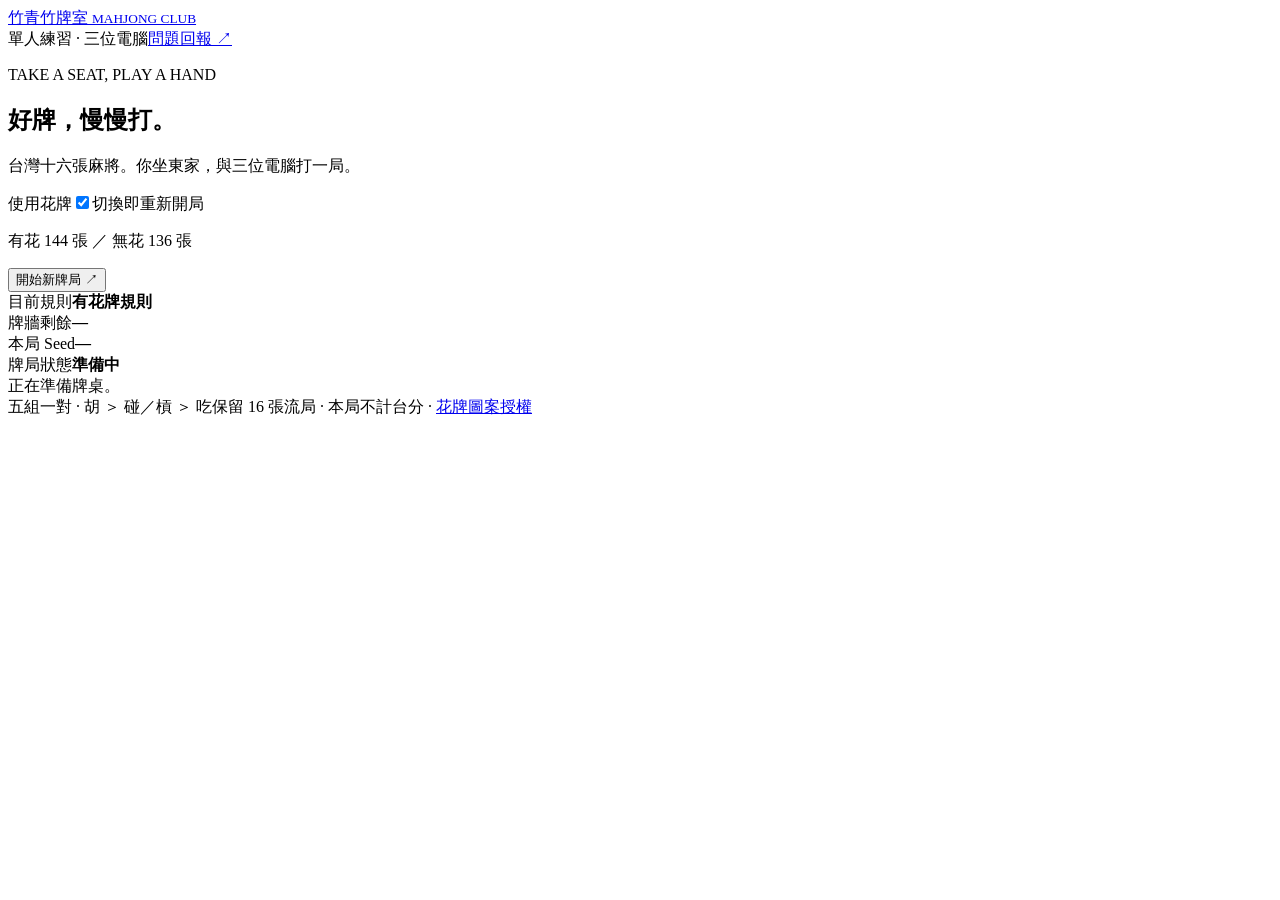
<file: index.html>
<!doctype html>
<html lang="zh-Hant">
<head><meta charset="UTF-8" /><meta name="viewport" content="width=device-width, initial-scale=1.0" /><meta name="description" content="台灣十六張麻將，與三位電腦輕鬆練習一局。" /><link rel="icon" href="data:," /><title>青竹牌室 · 台灣麻將</title>
<!-- Google tag (gtag.js) -->
<script async src="https://www.googletagmanager.com/gtag/js?id=G-7ENQ4BFR7C"></script>
<script>
  window.dataLayer = window.dataLayer || [];
  function gtag(){dataLayer.push(arguments);}
  gtag('js', new Date());

  gtag('config', 'G-7ENQ4BFR7C');
</script>
</head>
<body>
 <header class="topbar"><a class="brand" href="#main"><span class="brand-symbol">竹</span>青竹牌室 <small>MAHJONG CLUB</small></a><div class="topbar-actions"><span class="release-channel">單人練習 · 三位電腦</span><a class="issue-report" href="https://docs.google.com/forms/d/e/1FAIpQLScTG2QE6irMwgGJYKDzS28hiXbVWtRL9OwYh-6pjAZt1WjP0A/viewform?usp=pp_url&amp;entry.869162498=麻將&amp;entry.357280224=v1.0" target="_blank" rel="noopener noreferrer" aria-label="問題回報（另開新分頁）" title="另開新分頁">問題回報 <span aria-hidden="true">↗</span></a></div></header>
 <main id="main" class="shell">
  <section class="hero"><div class="hero-copy"><p class="eyebrow">TAKE A SEAT, PLAY A HAND</p><h1>好牌，慢慢打。</h1><p class="lede">台灣十六張麻將。你坐東家，與三位電腦打一局。</p></div>
   <form id="round-form" class="round-controls" novalidate><div class="settings-top"><label class="flower-switch" for="use-flowers"><span>使用花牌</span><input id="use-flowers" type="checkbox" role="switch" checked aria-describedby="rule-help" /></label><span class="control-help">切換即重新開局</span></div><p id="rule-help" class="control-help">有花 144 張 ／ 無花 136 張</p><div class="control-row"><button type="submit">開始新牌局 ↗</button></div></form>
  </section>
  <section class="status-band" aria-label="牌局狀態"><div><span>目前規則</span><strong id="rule-mode">有花牌規則</strong></div><div><span>牌牆剩餘</span><strong id="wall-remaining">—</strong></div><div><span>本局 Seed</span><strong id="round-seed">—</strong></div><div><span>牌局狀態</span><strong id="validation-state">準備中</strong></div></section>
  <section id="message" class="message" role="status">正在準備牌桌。</section>
  <section id="table" class="table" aria-label="麻將牌桌"></section>
  <footer class="table-footer"><span>五組一對 · 胡 ＞ 碰／槓 ＞ 吃</span><span>保留 16 張流局 · 本局不計台分 · <a href="./artwork-credits.html" target="_blank" rel="noopener">花牌圖案授權</a></span></footer>
 </main><script type="module" src="/src/main.ts"></script>
</body></html>
</file>
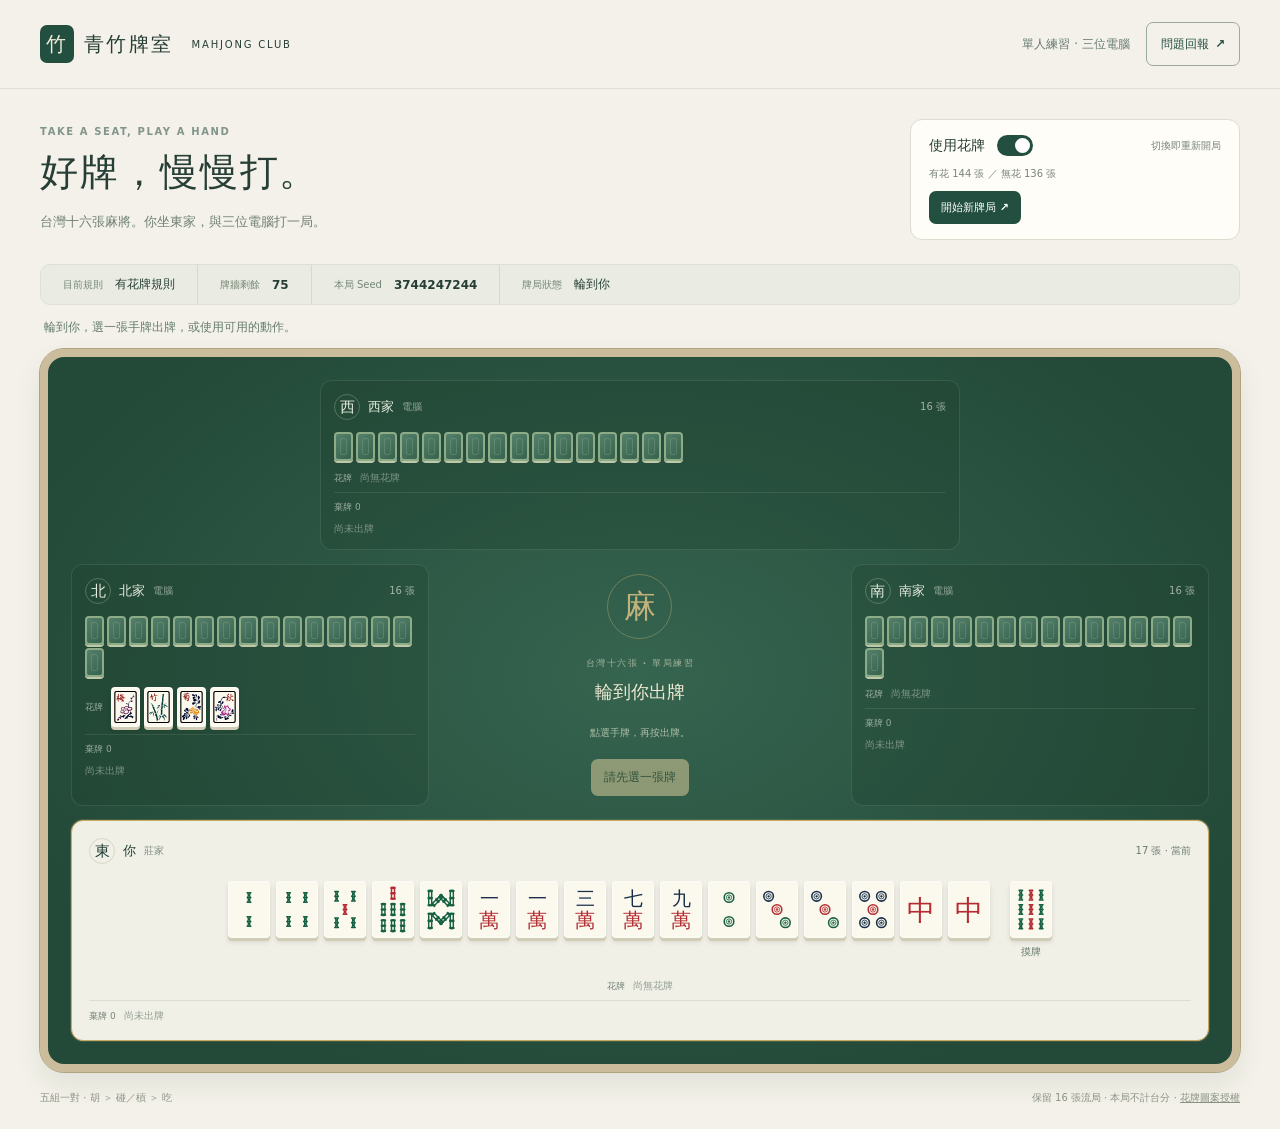
<file: docs/index.html>
<!doctype html>
<html lang="zh-Hant">
<head><meta charset="UTF-8" /><meta name="viewport" content="width=device-width, initial-scale=1.0" /><meta name="description" content="台灣十六張麻將，與三位電腦輕鬆練習一局。" /><link rel="icon" href="data:," /><title>青竹牌室 · 台灣麻將</title>
<!-- Google tag (gtag.js) -->
<script async src="https://www.googletagmanager.com/gtag/js?id=G-7ENQ4BFR7C"></script>
<script>
  window.dataLayer = window.dataLayer || [];
  function gtag(){dataLayer.push(arguments);}
  gtag('js', new Date());

  gtag('config', 'G-7ENQ4BFR7C');
</script>
  <script type="module" crossorigin src="./assets/index-Hq71jQLh.js"></script>
  <link rel="stylesheet" crossorigin href="./assets/index-kSawdRdX.css">
</head>
<body>
 <header class="topbar"><a class="brand" href="#main"><span class="brand-symbol">竹</span>青竹牌室 <small>MAHJONG CLUB</small></a><div class="topbar-actions"><span class="release-channel">單人練習 · 三位電腦</span><a class="issue-report" href="https://docs.google.com/forms/d/e/1FAIpQLScTG2QE6irMwgGJYKDzS28hiXbVWtRL9OwYh-6pjAZt1WjP0A/viewform?usp=pp_url&amp;entry.869162498=麻將&amp;entry.357280224=v1.0" target="_blank" rel="noopener noreferrer" aria-label="問題回報（另開新分頁）" title="另開新分頁">問題回報 <span aria-hidden="true">↗</span></a></div></header>
 <main id="main" class="shell">
  <section class="hero"><div class="hero-copy"><p class="eyebrow">TAKE A SEAT, PLAY A HAND</p><h1>好牌，慢慢打。</h1><p class="lede">台灣十六張麻將。你坐東家，與三位電腦打一局。</p></div>
   <form id="round-form" class="round-controls" novalidate><div class="settings-top"><label class="flower-switch" for="use-flowers"><span>使用花牌</span><input id="use-flowers" type="checkbox" role="switch" checked aria-describedby="rule-help" /></label><span class="control-help">切換即重新開局</span></div><p id="rule-help" class="control-help">有花 144 張 ／ 無花 136 張</p><div class="control-row"><button type="submit">開始新牌局 ↗</button></div></form>
  </section>
  <section class="status-band" aria-label="牌局狀態"><div><span>目前規則</span><strong id="rule-mode">有花牌規則</strong></div><div><span>牌牆剩餘</span><strong id="wall-remaining">—</strong></div><div><span>本局 Seed</span><strong id="round-seed">—</strong></div><div><span>牌局狀態</span><strong id="validation-state">準備中</strong></div></section>
  <section id="message" class="message" role="status">正在準備牌桌。</section>
  <section id="table" class="table" aria-label="麻將牌桌"></section>
  <footer class="table-footer"><span>五組一對 · 胡 ＞ 碰／槓 ＞ 吃</span><span>保留 16 張流局 · 本局不計台分 · <a href="./artwork-credits.html" target="_blank" rel="noopener">花牌圖案授權</a></span></footer>
 </main>
</body></html>
</file>
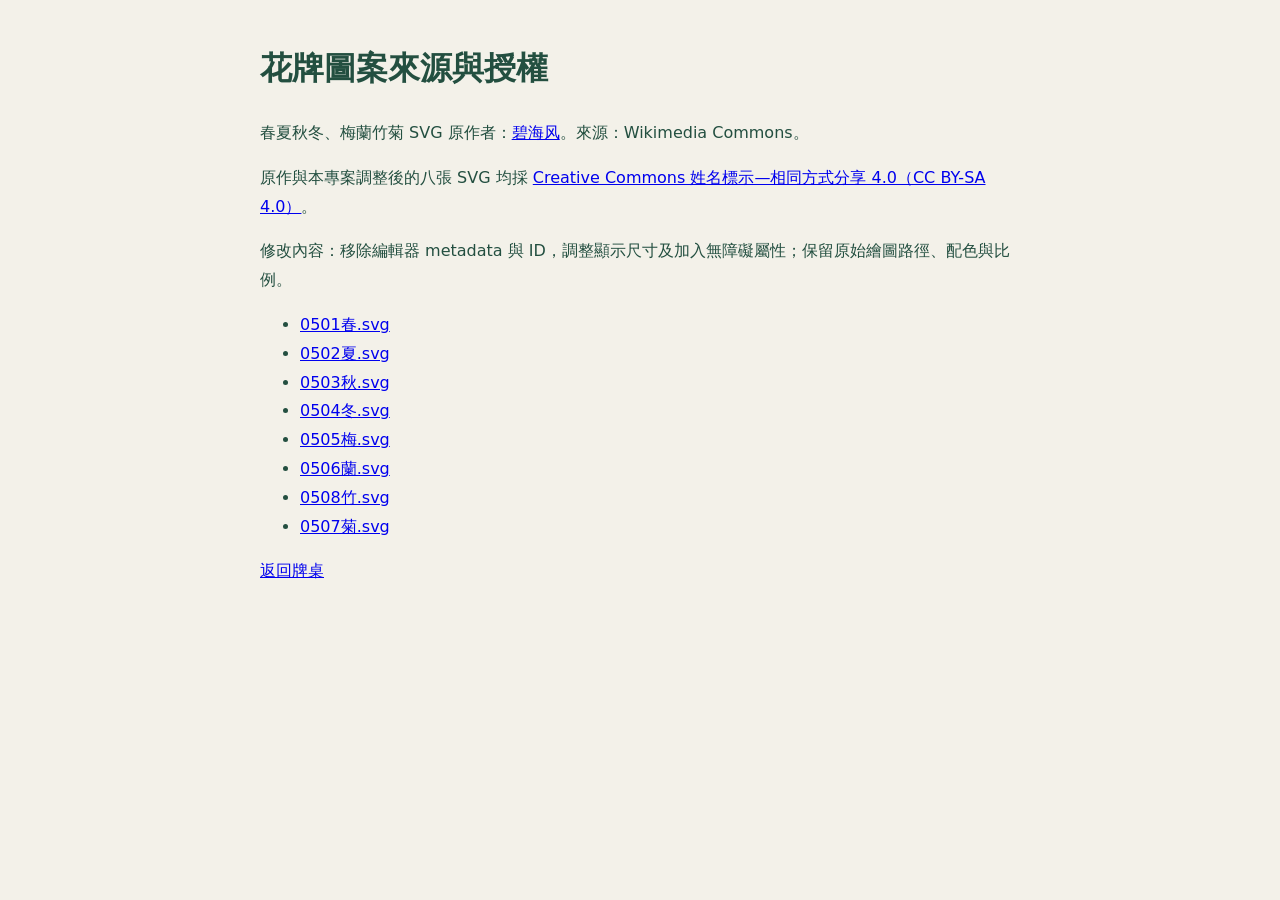
<file: docs/artwork-credits.html>
<!doctype html><html lang="zh-Hant"><meta charset="utf-8"><meta name="viewport" content="width=device-width,initial-scale=1"><title>花牌圖案來源與授權</title><style>body{max-width:760px;margin:40px auto;padding:0 20px;font:16px/1.8 system-ui;color:#234f40;background:#f3f1e9}</style><h1>花牌圖案來源與授權</h1><p>春夏秋冬、梅蘭竹菊 SVG 原作者：<a href="https://commons.wikimedia.org/wiki/User:碧海风">碧海风</a>。來源：Wikimedia Commons。</p><p>原作與本專案調整後的八張 SVG 均採 <a href="https://creativecommons.org/licenses/by-sa/4.0/">Creative Commons 姓名標示—相同方式分享 4.0（CC BY-SA 4.0）</a>。</p><p>修改內容：移除編輯器 metadata 與 ID，調整顯示尺寸及加入無障礙屬性；保留原始繪圖路徑、配色與比例。</p><ul><li><a href="https://commons.wikimedia.org/wiki/File:0501春.svg">0501春.svg</a></li><li><a href="https://commons.wikimedia.org/wiki/File:0502夏.svg">0502夏.svg</a></li><li><a href="https://commons.wikimedia.org/wiki/File:0503秋.svg">0503秋.svg</a></li><li><a href="https://commons.wikimedia.org/wiki/File:0504冬.svg">0504冬.svg</a></li><li><a href="https://commons.wikimedia.org/wiki/File:0505梅.svg">0505梅.svg</a></li><li><a href="https://commons.wikimedia.org/wiki/File:0506蘭.svg">0506蘭.svg</a></li><li><a href="https://commons.wikimedia.org/wiki/File:0508竹.svg">0508竹.svg</a></li><li><a href="https://commons.wikimedia.org/wiki/File:0507菊.svg">0507菊.svg</a></li></ul><p><a href="./">返回牌桌</a></p></html>
</file>
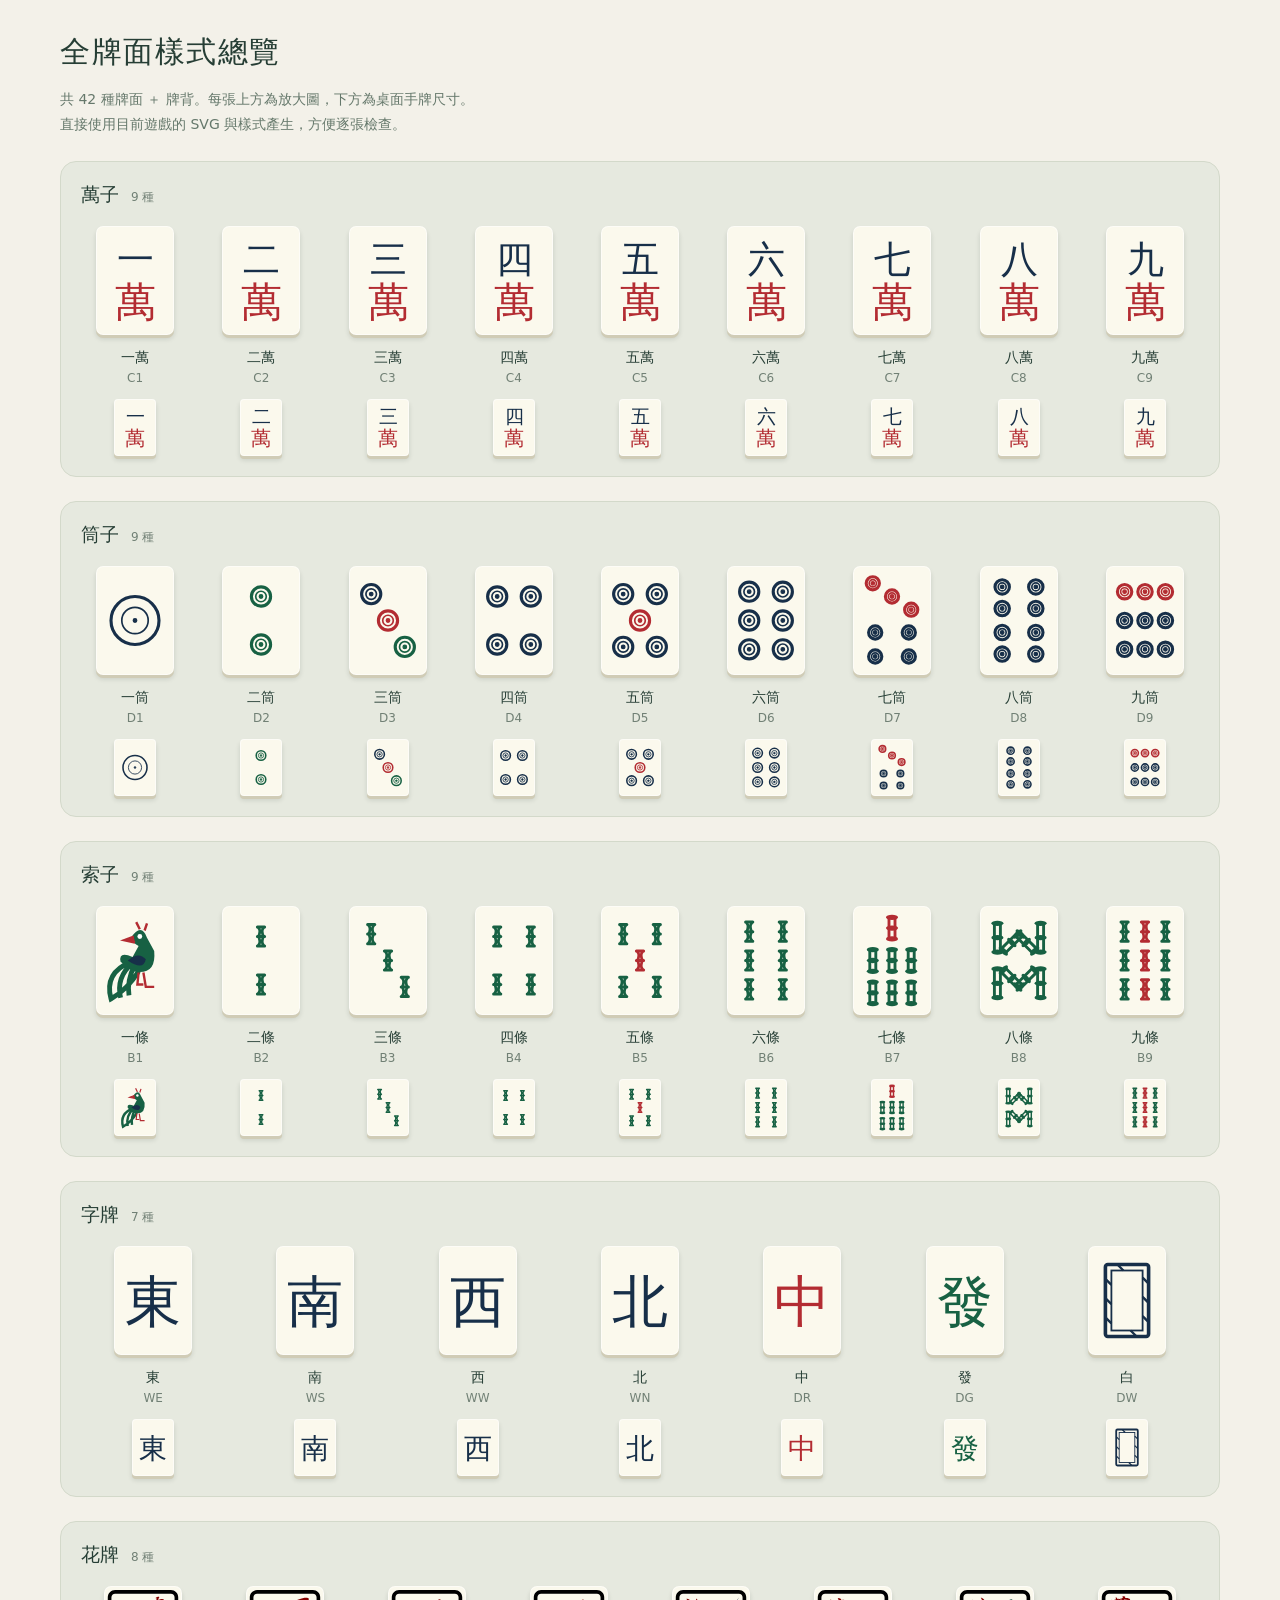
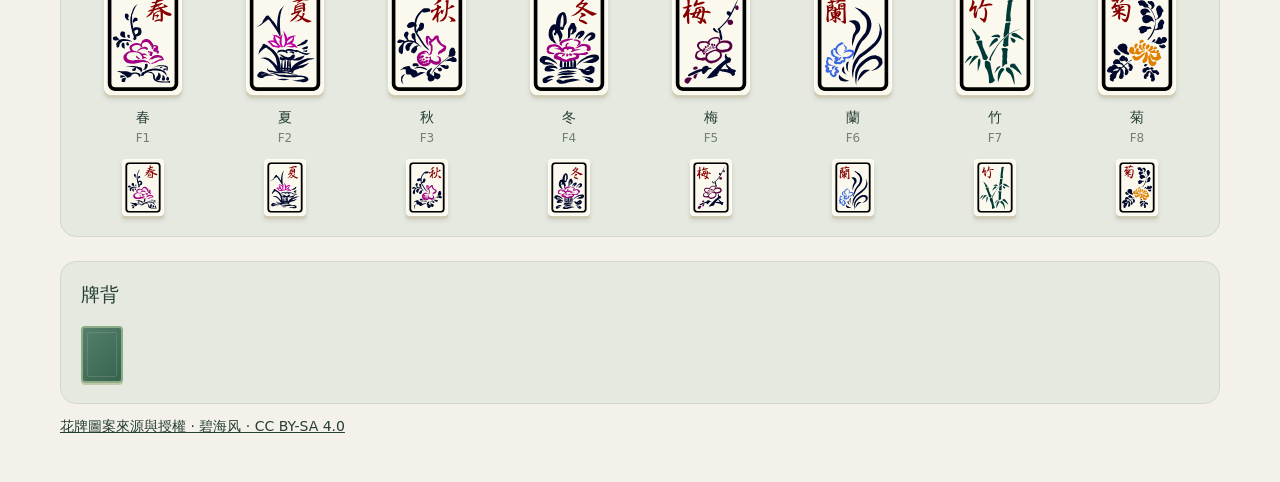
<file: docs/artifacts/tile-gallery.html>
<!doctype html><html lang="zh-Hant"><meta charset="utf-8"><meta name="viewport" content="width=device-width,initial-scale=1"><title>青竹牌室 · 全牌面樣式總覽</title><style>:root{font-family:system-ui,-apple-system,"PingFang TC",sans-serif;color:#263e35;background:#f3f1e9;font-synthesis:none;font-size:14px;--green:#234f40;--gold:#c9a568;--ink:#223d33}*{box-sizing:border-box}body{margin:0}button,input{font:inherit}button{cursor:pointer;border:0;border-radius:7px;background:var(--green);color:#fff;padding:11px 17px;font-weight:650}button:hover:not(:disabled){background:#326750}button:disabled{cursor:default;opacity:.5}button:focus-visible,input:focus-visible,a:focus-visible{outline:3px solid #dbb255;outline-offset:4px}a{color:inherit}.topbar{max-width:1440px;margin:auto;padding:22px 40px;border-bottom:1px solid #dbdfd5;display:flex;justify-content:space-between;align-items:center;gap:16px}.brand{display:flex;align-items:center;gap:10px;text-decoration:none;font-family:"Noto Serif TC",serif;font-size:20px;font-weight:700;letter-spacing:.12em}.brand-symbol{display:grid;place-items:center;background:var(--green);color:#f5eedc;border-radius:7px;width:34px;height:38px}.brand small{font:10px system-ui;letter-spacing:.18em;margin-left:8px}.release-channel{font-size:12px;color:#657970}.shell{max-width:1400px;margin:auto;padding:30px 40px 24px}.hero{display:flex;justify-content:space-between;align-items:center;gap:28px;margin-bottom:24px}.eyebrow{font-size:10px;font-weight:700;letter-spacing:.16em;color:#82958a;margin:0 0 10px}h1{font-family:"Noto Serif TC",serif;font-size:38px;letter-spacing:.05em;margin:0 0 12px;font-weight:600}.lede{color:#718075;font-size:13px;margin:0;line-height:1.8}.round-controls{width:330px;background:#fffdf7;border:1px solid #dddccf;border-radius:12px;padding:15px 18px;flex-shrink:0}.settings-top{display:flex;justify-content:space-between;align-items:center;gap:12px}.flower-switch{display:flex;gap:12px;align-items:center;font-weight:650}.flower-switch input{appearance:none;width:36px;height:21px;border-radius:20px;background:#b7c0b9;position:relative;margin:0;cursor:pointer}.flower-switch input:before{content:"";position:absolute;width:15px;height:15px;border-radius:50%;background:white;top:3px;left:3px;transition:transform .15s}.flower-switch input:checked{background:var(--green)}.flower-switch input:checked:before{transform:translateX(15px)}.control-help{font-size:10px;color:#788479;line-height:1.5}.round-controls>label{display:block;font-size:10px;color:#65786b;margin:12px 0 5px}.control-row{display:flex;gap:8px}.control-row input{width:0;min-width:0;flex:1;padding:8px 10px;border:1px solid #dce0d5;border-radius:6px;background:#fff;color:var(--ink)}.control-row button{font-size:11px;padding:9px 12px}.status-band{display:flex;border:1px solid #dce0d6;border-radius:10px;background:#eaece3;margin-bottom:12px}.status-band>div{padding:11px 22px;border-right:1px solid #d4dacd;display:flex;align-items:center;gap:12px}.status-band>div:last-child{border:0}.status-band span{font-size:10px;color:#738474}.status-band strong{font-size:12px}.message{font-size:12px;line-height:1.7;padding:0 4px 12px;color:#667c6e}.message-error,.danger{color:#b33c30}.table{display:grid;grid-template-columns:minmax(0,1fr) minmax(0,1.1fr) minmax(0,1fr);grid-template-areas:"west west west" "north center south" "east east east";gap:14px;background:radial-gradient(ellipse at 50% 45%,#35644f,#234938 80%);border:8px solid #cbbd9c;outline:1px solid #b1a380;border-radius:24px;padding:23px;box-shadow:0 12px 28px #16311f14}.player-panel{min-width:0;border:1px solid #ffffff19;background:#1a38273b;border-radius:12px;padding:13px;color:#e6ecde}.seat-west{grid-area:west;justify-self:center;width:min(640px,100%)}.seat-north{grid-area:north}.seat-south{grid-area:south}.seat-east{grid-area:east;background:#f1f0e7;color:var(--ink);border:1px solid #e2dabb;padding:17px}.is-active{border-color:#c5aa65;box-shadow:0 0 0 1px #c5aa6533}.player-heading{display:flex;justify-content:space-between;align-items:center;gap:8px;margin-bottom:12px}.player-heading h2{font-size:13px;margin:0;display:flex;gap:8px;align-items:center}.player-heading small{font-size:10px;font-weight:400;opacity:.55}.seat-badge{display:inline-grid;place-items:center;width:26px;height:26px;border:1px solid #a6b59666;border-radius:50%;font-family:"Noto Serif TC",serif;font-size:15px}.hand-count{font-size:10px;opacity:.65}.tiles{display:flex;flex-wrap:wrap;gap:4px;align-items:center;min-width:0}.tile{display:inline-flex;align-items:center;justify-content:center;vertical-align:middle;width:29px;height:40px;flex-shrink:0;border-radius:4px;background:#fbf9ed;box-shadow:0 3px 0 #d0ccb6,0 4px 5px #10201522;color:#253d32;border:1px solid #fff9;padding:0;font-weight:700}.tile-face{font-family:"Noto Serif TC",serif;font-size:13px;writing-mode:vertical-rl;letter-spacing:1px;line-height:1.2}.suit-C,.suit-D{color:#a74033}.suit-B{color:#24543c}.suit-F{color:#947327}.tile-back{background:linear-gradient(135deg,#55806b,#37634e);border:2px solid #8cab87;box-shadow:0 2px 0 #c0c8aa;position:relative;width:19px;height:29px}.tile-back:after{content:"";position:absolute;inset:4px;border:1px solid #99b99744;border-radius:2px}.hidden-hand{gap:3px}.human-hand{gap:6px;padding:5px 0 10px;min-height:65px}.human-hand .tile{width:42px;height:57px}.human-hand .tile-face{font-size:19px}.hand-tile:hover:not(:disabled){background:#fff7d5;transform:translateY(-4px)}.hand-tile[aria-pressed=true]{background:#fff0bb;transform:translateY(-7px);outline:2px solid #b38b37}.flower-area{display:flex;align-items:center;gap:8px;flex-wrap:wrap;padding:10px 0 7px;min-height:31px}.flower-area .tile{width:22px;height:28px}.area-label{font-size:9px;opacity:.6;white-space:nowrap}.area-label b{font-weight:400}.empty-state{font-size:10px;opacity:.45}.discard-area{border-top:1px solid #82987d35;padding-top:8px;display:flex;flex-direction:column;gap:8px}.discard-area .tile{width:24px;height:32px}.discard-area .tile-face{font-size:11px}.melds{display:flex;flex-wrap:wrap;gap:12px;padding-top:8px}.meld-name{font-size:9px;opacity:.65;display:block;margin-bottom:4px}.table-center{grid-area:center;display:flex;flex-direction:column;align-items:center;justify-content:center;text-align:center;color:#efe9d3;padding:10px 0;min-width:0}.table-mark{font-family:"Noto Serif TC",serif;font-size:32px;width:65px;height:65px;border:1px solid #c3b47a66;border-radius:50%;display:grid;place-items:center;color:#c1b27b;margin-bottom:18px}.table-center h2{font-size:18px;margin:0 0 10px}.table-center .eyebrow{font-size:9px;color:#a4b29c}.table-note{font-size:10px;color:#afbea8;line-height:1.7}.pending-tile{font-size:11px;display:flex;align-items:center;gap:10px}.action-controls{display:flex;justify-content:center;flex-wrap:wrap;gap:7px;margin-top:8px;width:100%}.action-controls button{background:#e9d5a0;color:#344b32;padding:10px 13px;font-size:12px;max-width:100%;white-space:normal}.action-controls button:hover:not(:disabled){background:#fff0c2}.action-controls .action-pass{background:transparent;border:1px solid #899d7b;color:#dddcca}.action-controls .action-win{background:#b84e37;color:#fff}.result-card{background:#f5edda;color:var(--ink);border:1px solid #dec996;border-radius:10px;padding:15px;width:100%;margin-top:8px}.result-card h2{font-size:17px;line-height:1.6}.result-card p{font-size:11px;line-height:1.7}.table-footer{display:flex;justify-content:space-between;color:#8a9383;font-size:10px;margin-top:19px;gap:8px;flex-wrap:wrap}
@media(min-width:1150px){.player-human .discard-area{flex-direction:row;align-items:center}.player-human .human-hand{justify-content:center}.player-human .flower-area{justify-content:center}.player-human .melds{justify-content:center}}
@media(max-width:900px){.shell{padding:24px}.topbar{padding:18px 24px}.brand small{display:none}.hero{gap:20px}h1{font-size:30px}.status-band>div{flex:1;padding:10px;display:block}.status-band strong{display:block;margin-top:5px}.table{padding:14px;gap:10px;grid-template-columns:1fr 1fr;grid-template-areas:"west west" "north south" "center center" "east east"}.table-center{min-height:120px}.table-mark{display:none}.human-hand .tile{width:35px;height:49px}}
@media(max-width:560px){.topbar{padding:14px 16px}.brand{font-size:17px}.release-channel{font-size:9px}.shell{padding:22px 12px 18px}.hero{display:block;margin-bottom:16px}.hero-copy{padding:0 4px;margin-bottom:18px}h1{font-size:29px}.lede{font-size:11px}.round-controls{width:100%;padding:12px 14px}.status-band{flex-wrap:wrap}.status-band>div{flex:0 0 50%;border-bottom:1px solid #d4dacd}.status-band>div:nth-child(2){border-right:0}.status-band>div:nth-child(n+3){border-bottom:0}.status-band strong{font-size:11px}.message{font-size:11px}.table{border-width:5px;border-radius:16px;padding:9px;gap:9px;grid-template-columns:minmax(0,1fr);grid-template-areas:"west" "north" "south" "center" "east"}.player-panel{padding:10px;border-radius:9px}.player-heading{margin-bottom:8px}.hidden-hand .tile-back{width:12px;height:22px;border-width:1px}.hidden-hand .tile-back:after{inset:3px}.hidden-hand{gap:2px}.human-hand{gap:5px;padding-top:8px}.human-hand .tile{width:31px;height:44px}.human-hand .tile-face{font-size:16px}.table-center{padding:13px 4px}.player-heading h2{font-size:12px}.flower-area{padding:8px 0}.table-footer{font-size:9px}.action-controls{gap:6px}.action-controls button{font-size:12px}.table-center h2{font-size:17px}}
@media(prefers-reduced-motion:reduce){*{transition:none!important}}

.human-hand{align-items:flex-start;flex-wrap:nowrap}.concealed-hand{gap:inherit;flex:0 1 auto}.drawn-tile{flex:0 0 auto;margin-left:14px;display:flex;flex-direction:column;align-items:center;gap:7px}.drawn-label{font-size:10px;color:#65786b}

/* Vector faces share the same proportions in hands, discards and flowers. */
.tile .tile-face{display:block;width:100%;height:100%;padding:2px;writing-mode:horizontal-tb;letter-spacing:normal;pointer-events:none}.flower-area .tile{width:29px;height:40px}

body{padding:32px 24px}main{max-width:1160px;margin:auto}h1{font-size:30px}header p{color:#65786b;line-height:1.8}section{margin-top:24px;background:#e6e9df;border:1px solid #d3d9ca;border-radius:16px;padding:20px}h2{margin:0 0 18px;font-size:19px}small{font:12px system-ui;color:#718075;margin-left:12px}.gallery{display:grid;grid-template-columns:repeat(auto-fit,minmax(96px,1fr));gap:18px}figure{margin:0;display:flex;flex-direction:column;align-items:center;gap:14px}.tile.enlarged{width:78px;height:109px;border-radius:7px}.tile.actual{width:42px;height:57px}figcaption{text-align:center;font-size:14px}figcaption small{display:block;margin:4px 0 0}.back-sample{width:42px;height:57px}@media(max-width:500px){body{padding:20px 12px}.gallery{grid-template-columns:repeat(3,minmax(0,1fr));gap:20px 8px}section{padding:16px 10px}h1{font-size:24px}}</style><main><header><h1>全牌面樣式總覽</h1><p>共 42 種牌面 ＋ 牌背。每張上方為放大圖，下方為桌面手牌尺寸。<br>直接使用目前遊戲的 SVG 與樣式產生，方便逐張檢查。</p></header><section><h2>萬子<small>9 種</small></h2><div class="gallery"><figure><span class="tile enlarged"><svg class="tile-face" viewBox="0 0 60 84" role="img" aria-label="一萬" focusable="false"><title>一萬</title><text x="30" y="35" text-anchor="middle" font-size="31" fill="#172f49" font-weight="700" font-family="KaiTi, BiauKai, Kaiti TC, Noto Serif TC, serif">一</text><text x="30" y="72" text-anchor="middle" font-size="34" fill="#b32c32" font-weight="700" font-family="KaiTi, BiauKai, Kaiti TC, Noto Serif TC, serif">萬</text></svg></span><figcaption>一萬<small>C1</small></figcaption><span class="tile actual"><svg class="tile-face" viewBox="0 0 60 84" role="img" aria-label="一萬" focusable="false"><title>一萬</title><text x="30" y="35" text-anchor="middle" font-size="31" fill="#172f49" font-weight="700" font-family="KaiTi, BiauKai, Kaiti TC, Noto Serif TC, serif">一</text><text x="30" y="72" text-anchor="middle" font-size="34" fill="#b32c32" font-weight="700" font-family="KaiTi, BiauKai, Kaiti TC, Noto Serif TC, serif">萬</text></svg></span></figure><figure><span class="tile enlarged"><svg class="tile-face" viewBox="0 0 60 84" role="img" aria-label="二萬" focusable="false"><title>二萬</title><text x="30" y="35" text-anchor="middle" font-size="31" fill="#172f49" font-weight="700" font-family="KaiTi, BiauKai, Kaiti TC, Noto Serif TC, serif">二</text><text x="30" y="72" text-anchor="middle" font-size="34" fill="#b32c32" font-weight="700" font-family="KaiTi, BiauKai, Kaiti TC, Noto Serif TC, serif">萬</text></svg></span><figcaption>二萬<small>C2</small></figcaption><span class="tile actual"><svg class="tile-face" viewBox="0 0 60 84" role="img" aria-label="二萬" focusable="false"><title>二萬</title><text x="30" y="35" text-anchor="middle" font-size="31" fill="#172f49" font-weight="700" font-family="KaiTi, BiauKai, Kaiti TC, Noto Serif TC, serif">二</text><text x="30" y="72" text-anchor="middle" font-size="34" fill="#b32c32" font-weight="700" font-family="KaiTi, BiauKai, Kaiti TC, Noto Serif TC, serif">萬</text></svg></span></figure><figure><span class="tile enlarged"><svg class="tile-face" viewBox="0 0 60 84" role="img" aria-label="三萬" focusable="false"><title>三萬</title><text x="30" y="35" text-anchor="middle" font-size="31" fill="#172f49" font-weight="700" font-family="KaiTi, BiauKai, Kaiti TC, Noto Serif TC, serif">三</text><text x="30" y="72" text-anchor="middle" font-size="34" fill="#b32c32" font-weight="700" font-family="KaiTi, BiauKai, Kaiti TC, Noto Serif TC, serif">萬</text></svg></span><figcaption>三萬<small>C3</small></figcaption><span class="tile actual"><svg class="tile-face" viewBox="0 0 60 84" role="img" aria-label="三萬" focusable="false"><title>三萬</title><text x="30" y="35" text-anchor="middle" font-size="31" fill="#172f49" font-weight="700" font-family="KaiTi, BiauKai, Kaiti TC, Noto Serif TC, serif">三</text><text x="30" y="72" text-anchor="middle" font-size="34" fill="#b32c32" font-weight="700" font-family="KaiTi, BiauKai, Kaiti TC, Noto Serif TC, serif">萬</text></svg></span></figure><figure><span class="tile enlarged"><svg class="tile-face" viewBox="0 0 60 84" role="img" aria-label="四萬" focusable="false"><title>四萬</title><text x="30" y="35" text-anchor="middle" font-size="31" fill="#172f49" font-weight="700" font-family="KaiTi, BiauKai, Kaiti TC, Noto Serif TC, serif">四</text><text x="30" y="72" text-anchor="middle" font-size="34" fill="#b32c32" font-weight="700" font-family="KaiTi, BiauKai, Kaiti TC, Noto Serif TC, serif">萬</text></svg></span><figcaption>四萬<small>C4</small></figcaption><span class="tile actual"><svg class="tile-face" viewBox="0 0 60 84" role="img" aria-label="四萬" focusable="false"><title>四萬</title><text x="30" y="35" text-anchor="middle" font-size="31" fill="#172f49" font-weight="700" font-family="KaiTi, BiauKai, Kaiti TC, Noto Serif TC, serif">四</text><text x="30" y="72" text-anchor="middle" font-size="34" fill="#b32c32" font-weight="700" font-family="KaiTi, BiauKai, Kaiti TC, Noto Serif TC, serif">萬</text></svg></span></figure><figure><span class="tile enlarged"><svg class="tile-face" viewBox="0 0 60 84" role="img" aria-label="五萬" focusable="false"><title>五萬</title><text x="30" y="35" text-anchor="middle" font-size="31" fill="#172f49" font-weight="700" font-family="KaiTi, BiauKai, Kaiti TC, Noto Serif TC, serif">五</text><text x="30" y="72" text-anchor="middle" font-size="34" fill="#b32c32" font-weight="700" font-family="KaiTi, BiauKai, Kaiti TC, Noto Serif TC, serif">萬</text></svg></span><figcaption>五萬<small>C5</small></figcaption><span class="tile actual"><svg class="tile-face" viewBox="0 0 60 84" role="img" aria-label="五萬" focusable="false"><title>五萬</title><text x="30" y="35" text-anchor="middle" font-size="31" fill="#172f49" font-weight="700" font-family="KaiTi, BiauKai, Kaiti TC, Noto Serif TC, serif">五</text><text x="30" y="72" text-anchor="middle" font-size="34" fill="#b32c32" font-weight="700" font-family="KaiTi, BiauKai, Kaiti TC, Noto Serif TC, serif">萬</text></svg></span></figure><figure><span class="tile enlarged"><svg class="tile-face" viewBox="0 0 60 84" role="img" aria-label="六萬" focusable="false"><title>六萬</title><text x="30" y="35" text-anchor="middle" font-size="31" fill="#172f49" font-weight="700" font-family="KaiTi, BiauKai, Kaiti TC, Noto Serif TC, serif">六</text><text x="30" y="72" text-anchor="middle" font-size="34" fill="#b32c32" font-weight="700" font-family="KaiTi, BiauKai, Kaiti TC, Noto Serif TC, serif">萬</text></svg></span><figcaption>六萬<small>C6</small></figcaption><span class="tile actual"><svg class="tile-face" viewBox="0 0 60 84" role="img" aria-label="六萬" focusable="false"><title>六萬</title><text x="30" y="35" text-anchor="middle" font-size="31" fill="#172f49" font-weight="700" font-family="KaiTi, BiauKai, Kaiti TC, Noto Serif TC, serif">六</text><text x="30" y="72" text-anchor="middle" font-size="34" fill="#b32c32" font-weight="700" font-family="KaiTi, BiauKai, Kaiti TC, Noto Serif TC, serif">萬</text></svg></span></figure><figure><span class="tile enlarged"><svg class="tile-face" viewBox="0 0 60 84" role="img" aria-label="七萬" focusable="false"><title>七萬</title><text x="30" y="35" text-anchor="middle" font-size="31" fill="#172f49" font-weight="700" font-family="KaiTi, BiauKai, Kaiti TC, Noto Serif TC, serif">七</text><text x="30" y="72" text-anchor="middle" font-size="34" fill="#b32c32" font-weight="700" font-family="KaiTi, BiauKai, Kaiti TC, Noto Serif TC, serif">萬</text></svg></span><figcaption>七萬<small>C7</small></figcaption><span class="tile actual"><svg class="tile-face" viewBox="0 0 60 84" role="img" aria-label="七萬" focusable="false"><title>七萬</title><text x="30" y="35" text-anchor="middle" font-size="31" fill="#172f49" font-weight="700" font-family="KaiTi, BiauKai, Kaiti TC, Noto Serif TC, serif">七</text><text x="30" y="72" text-anchor="middle" font-size="34" fill="#b32c32" font-weight="700" font-family="KaiTi, BiauKai, Kaiti TC, Noto Serif TC, serif">萬</text></svg></span></figure><figure><span class="tile enlarged"><svg class="tile-face" viewBox="0 0 60 84" role="img" aria-label="八萬" focusable="false"><title>八萬</title><text x="30" y="35" text-anchor="middle" font-size="31" fill="#172f49" font-weight="700" font-family="KaiTi, BiauKai, Kaiti TC, Noto Serif TC, serif">八</text><text x="30" y="72" text-anchor="middle" font-size="34" fill="#b32c32" font-weight="700" font-family="KaiTi, BiauKai, Kaiti TC, Noto Serif TC, serif">萬</text></svg></span><figcaption>八萬<small>C8</small></figcaption><span class="tile actual"><svg class="tile-face" viewBox="0 0 60 84" role="img" aria-label="八萬" focusable="false"><title>八萬</title><text x="30" y="35" text-anchor="middle" font-size="31" fill="#172f49" font-weight="700" font-family="KaiTi, BiauKai, Kaiti TC, Noto Serif TC, serif">八</text><text x="30" y="72" text-anchor="middle" font-size="34" fill="#b32c32" font-weight="700" font-family="KaiTi, BiauKai, Kaiti TC, Noto Serif TC, serif">萬</text></svg></span></figure><figure><span class="tile enlarged"><svg class="tile-face" viewBox="0 0 60 84" role="img" aria-label="九萬" focusable="false"><title>九萬</title><text x="30" y="35" text-anchor="middle" font-size="31" fill="#172f49" font-weight="700" font-family="KaiTi, BiauKai, Kaiti TC, Noto Serif TC, serif">九</text><text x="30" y="72" text-anchor="middle" font-size="34" fill="#b32c32" font-weight="700" font-family="KaiTi, BiauKai, Kaiti TC, Noto Serif TC, serif">萬</text></svg></span><figcaption>九萬<small>C9</small></figcaption><span class="tile actual"><svg class="tile-face" viewBox="0 0 60 84" role="img" aria-label="九萬" focusable="false"><title>九萬</title><text x="30" y="35" text-anchor="middle" font-size="31" fill="#172f49" font-weight="700" font-family="KaiTi, BiauKai, Kaiti TC, Noto Serif TC, serif">九</text><text x="30" y="72" text-anchor="middle" font-size="34" fill="#b32c32" font-weight="700" font-family="KaiTi, BiauKai, Kaiti TC, Noto Serif TC, serif">萬</text></svg></span></figure></div></section><section><h2>筒子<small>9 種</small></h2><div class="gallery"><figure><span class="tile enlarged"><svg class="tile-face" viewBox="0 0 60 84" role="img" aria-label="一筒" focusable="false"><title>一筒</title><g class="pip" fill="none" stroke="#172f49"><circle cx="30" cy="42" r="20" stroke-width="2.6"/><circle cx="30" cy="42" r="11" stroke-width="1.4"/><circle cx="30" cy="42" r="1.5" fill="#172f49"/></g></svg></span><figcaption>一筒<small>D1</small></figcaption><span class="tile actual"><svg class="tile-face" viewBox="0 0 60 84" role="img" aria-label="一筒" focusable="false"><title>一筒</title><g class="pip" fill="none" stroke="#172f49"><circle cx="30" cy="42" r="20" stroke-width="2.6"/><circle cx="30" cy="42" r="11" stroke-width="1.4"/><circle cx="30" cy="42" r="1.5" fill="#172f49"/></g></svg></span></figure><figure><span class="tile enlarged"><svg class="tile-face" viewBox="0 0 60 84" role="img" aria-label="二筒" focusable="false"><title>二筒</title><g class="pip" fill="none" stroke="#176143"><circle cx="30" cy="22" r="8" stroke-width="2.6"/><circle cx="30" cy="22" r="4.4" stroke-width="1.4"/><circle cx="30" cy="22" r="1.5" fill="#176143"/></g><g class="pip" fill="none" stroke="#176143"><circle cx="30" cy="62" r="8" stroke-width="2.6"/><circle cx="30" cy="62" r="4.4" stroke-width="1.4"/><circle cx="30" cy="62" r="1.5" fill="#176143"/></g></svg></span><figcaption>二筒<small>D2</small></figcaption><span class="tile actual"><svg class="tile-face" viewBox="0 0 60 84" role="img" aria-label="二筒" focusable="false"><title>二筒</title><g class="pip" fill="none" stroke="#176143"><circle cx="30" cy="22" r="8" stroke-width="2.6"/><circle cx="30" cy="22" r="4.4" stroke-width="1.4"/><circle cx="30" cy="22" r="1.5" fill="#176143"/></g><g class="pip" fill="none" stroke="#176143"><circle cx="30" cy="62" r="8" stroke-width="2.6"/><circle cx="30" cy="62" r="4.4" stroke-width="1.4"/><circle cx="30" cy="62" r="1.5" fill="#176143"/></g></svg></span></figure><figure><span class="tile enlarged"><svg class="tile-face" viewBox="0 0 60 84" role="img" aria-label="三筒" focusable="false"><title>三筒</title><g class="pip" fill="none" stroke="#172f49"><circle cx="16" cy="20" r="8" stroke-width="2.6"/><circle cx="16" cy="20" r="4.4" stroke-width="1.4"/><circle cx="16" cy="20" r="1.5" fill="#172f49"/></g><g class="pip" fill="none" stroke="#b32c32"><circle cx="30" cy="42" r="8" stroke-width="2.6"/><circle cx="30" cy="42" r="4.4" stroke-width="1.4"/><circle cx="30" cy="42" r="1.5" fill="#b32c32"/></g><g class="pip" fill="none" stroke="#176143"><circle cx="44" cy="64" r="8" stroke-width="2.6"/><circle cx="44" cy="64" r="4.4" stroke-width="1.4"/><circle cx="44" cy="64" r="1.5" fill="#176143"/></g></svg></span><figcaption>三筒<small>D3</small></figcaption><span class="tile actual"><svg class="tile-face" viewBox="0 0 60 84" role="img" aria-label="三筒" focusable="false"><title>三筒</title><g class="pip" fill="none" stroke="#172f49"><circle cx="16" cy="20" r="8" stroke-width="2.6"/><circle cx="16" cy="20" r="4.4" stroke-width="1.4"/><circle cx="16" cy="20" r="1.5" fill="#172f49"/></g><g class="pip" fill="none" stroke="#b32c32"><circle cx="30" cy="42" r="8" stroke-width="2.6"/><circle cx="30" cy="42" r="4.4" stroke-width="1.4"/><circle cx="30" cy="42" r="1.5" fill="#b32c32"/></g><g class="pip" fill="none" stroke="#176143"><circle cx="44" cy="64" r="8" stroke-width="2.6"/><circle cx="44" cy="64" r="4.4" stroke-width="1.4"/><circle cx="44" cy="64" r="1.5" fill="#176143"/></g></svg></span></figure><figure><span class="tile enlarged"><svg class="tile-face" viewBox="0 0 60 84" role="img" aria-label="四筒" focusable="false"><title>四筒</title><g class="pip" fill="none" stroke="#172f49"><circle cx="16" cy="22" r="8" stroke-width="2.6"/><circle cx="16" cy="22" r="4.4" stroke-width="1.4"/><circle cx="16" cy="22" r="1.5" fill="#172f49"/></g><g class="pip" fill="none" stroke="#172f49"><circle cx="44" cy="22" r="8" stroke-width="2.6"/><circle cx="44" cy="22" r="4.4" stroke-width="1.4"/><circle cx="44" cy="22" r="1.5" fill="#172f49"/></g><g class="pip" fill="none" stroke="#172f49"><circle cx="16" cy="62" r="8" stroke-width="2.6"/><circle cx="16" cy="62" r="4.4" stroke-width="1.4"/><circle cx="16" cy="62" r="1.5" fill="#172f49"/></g><g class="pip" fill="none" stroke="#172f49"><circle cx="44" cy="62" r="8" stroke-width="2.6"/><circle cx="44" cy="62" r="4.4" stroke-width="1.4"/><circle cx="44" cy="62" r="1.5" fill="#172f49"/></g></svg></span><figcaption>四筒<small>D4</small></figcaption><span class="tile actual"><svg class="tile-face" viewBox="0 0 60 84" role="img" aria-label="四筒" focusable="false"><title>四筒</title><g class="pip" fill="none" stroke="#172f49"><circle cx="16" cy="22" r="8" stroke-width="2.6"/><circle cx="16" cy="22" r="4.4" stroke-width="1.4"/><circle cx="16" cy="22" r="1.5" fill="#172f49"/></g><g class="pip" fill="none" stroke="#172f49"><circle cx="44" cy="22" r="8" stroke-width="2.6"/><circle cx="44" cy="22" r="4.4" stroke-width="1.4"/><circle cx="44" cy="22" r="1.5" fill="#172f49"/></g><g class="pip" fill="none" stroke="#172f49"><circle cx="16" cy="62" r="8" stroke-width="2.6"/><circle cx="16" cy="62" r="4.4" stroke-width="1.4"/><circle cx="16" cy="62" r="1.5" fill="#172f49"/></g><g class="pip" fill="none" stroke="#172f49"><circle cx="44" cy="62" r="8" stroke-width="2.6"/><circle cx="44" cy="62" r="4.4" stroke-width="1.4"/><circle cx="44" cy="62" r="1.5" fill="#172f49"/></g></svg></span></figure><figure><span class="tile enlarged"><svg class="tile-face" viewBox="0 0 60 84" role="img" aria-label="五筒" focusable="false"><title>五筒</title><g class="pip" fill="none" stroke="#172f49"><circle cx="16" cy="20" r="8" stroke-width="2.6"/><circle cx="16" cy="20" r="4.4" stroke-width="1.4"/><circle cx="16" cy="20" r="1.5" fill="#172f49"/></g><g class="pip" fill="none" stroke="#172f49"><circle cx="44" cy="20" r="8" stroke-width="2.6"/><circle cx="44" cy="20" r="4.4" stroke-width="1.4"/><circle cx="44" cy="20" r="1.5" fill="#172f49"/></g><g class="pip" fill="none" stroke="#b32c32"><circle cx="30" cy="42" r="8" stroke-width="2.6"/><circle cx="30" cy="42" r="4.4" stroke-width="1.4"/><circle cx="30" cy="42" r="1.5" fill="#b32c32"/></g><g class="pip" fill="none" stroke="#172f49"><circle cx="16" cy="64" r="8" stroke-width="2.6"/><circle cx="16" cy="64" r="4.4" stroke-width="1.4"/><circle cx="16" cy="64" r="1.5" fill="#172f49"/></g><g class="pip" fill="none" stroke="#172f49"><circle cx="44" cy="64" r="8" stroke-width="2.6"/><circle cx="44" cy="64" r="4.4" stroke-width="1.4"/><circle cx="44" cy="64" r="1.5" fill="#172f49"/></g></svg></span><figcaption>五筒<small>D5</small></figcaption><span class="tile actual"><svg class="tile-face" viewBox="0 0 60 84" role="img" aria-label="五筒" focusable="false"><title>五筒</title><g class="pip" fill="none" stroke="#172f49"><circle cx="16" cy="20" r="8" stroke-width="2.6"/><circle cx="16" cy="20" r="4.4" stroke-width="1.4"/><circle cx="16" cy="20" r="1.5" fill="#172f49"/></g><g class="pip" fill="none" stroke="#172f49"><circle cx="44" cy="20" r="8" stroke-width="2.6"/><circle cx="44" cy="20" r="4.4" stroke-width="1.4"/><circle cx="44" cy="20" r="1.5" fill="#172f49"/></g><g class="pip" fill="none" stroke="#b32c32"><circle cx="30" cy="42" r="8" stroke-width="2.6"/><circle cx="30" cy="42" r="4.4" stroke-width="1.4"/><circle cx="30" cy="42" r="1.5" fill="#b32c32"/></g><g class="pip" fill="none" stroke="#172f49"><circle cx="16" cy="64" r="8" stroke-width="2.6"/><circle cx="16" cy="64" r="4.4" stroke-width="1.4"/><circle cx="16" cy="64" r="1.5" fill="#172f49"/></g><g class="pip" fill="none" stroke="#172f49"><circle cx="44" cy="64" r="8" stroke-width="2.6"/><circle cx="44" cy="64" r="4.4" stroke-width="1.4"/><circle cx="44" cy="64" r="1.5" fill="#172f49"/></g></svg></span></figure><figure><span class="tile enlarged"><svg class="tile-face" viewBox="0 0 60 84" role="img" aria-label="六筒" focusable="false"><title>六筒</title><g class="pip" fill="none" stroke="#172f49"><circle cx="16" cy="18" r="8" stroke-width="2.6"/><circle cx="16" cy="18" r="4.4" stroke-width="1.4"/><circle cx="16" cy="18" r="1.5" fill="#172f49"/></g><g class="pip" fill="none" stroke="#172f49"><circle cx="44" cy="18" r="8" stroke-width="2.6"/><circle cx="44" cy="18" r="4.4" stroke-width="1.4"/><circle cx="44" cy="18" r="1.5" fill="#172f49"/></g><g class="pip" fill="none" stroke="#172f49"><circle cx="16" cy="42" r="8" stroke-width="2.6"/><circle cx="16" cy="42" r="4.4" stroke-width="1.4"/><circle cx="16" cy="42" r="1.5" fill="#172f49"/></g><g class="pip" fill="none" stroke="#172f49"><circle cx="44" cy="42" r="8" stroke-width="2.6"/><circle cx="44" cy="42" r="4.4" stroke-width="1.4"/><circle cx="44" cy="42" r="1.5" fill="#172f49"/></g><g class="pip" fill="none" stroke="#172f49"><circle cx="16" cy="66" r="8" stroke-width="2.6"/><circle cx="16" cy="66" r="4.4" stroke-width="1.4"/><circle cx="16" cy="66" r="1.5" fill="#172f49"/></g><g class="pip" fill="none" stroke="#172f49"><circle cx="44" cy="66" r="8" stroke-width="2.6"/><circle cx="44" cy="66" r="4.4" stroke-width="1.4"/><circle cx="44" cy="66" r="1.5" fill="#172f49"/></g></svg></span><figcaption>六筒<small>D6</small></figcaption><span class="tile actual"><svg class="tile-face" viewBox="0 0 60 84" role="img" aria-label="六筒" focusable="false"><title>六筒</title><g class="pip" fill="none" stroke="#172f49"><circle cx="16" cy="18" r="8" stroke-width="2.6"/><circle cx="16" cy="18" r="4.4" stroke-width="1.4"/><circle cx="16" cy="18" r="1.5" fill="#172f49"/></g><g class="pip" fill="none" stroke="#172f49"><circle cx="44" cy="18" r="8" stroke-width="2.6"/><circle cx="44" cy="18" r="4.4" stroke-width="1.4"/><circle cx="44" cy="18" r="1.5" fill="#172f49"/></g><g class="pip" fill="none" stroke="#172f49"><circle cx="16" cy="42" r="8" stroke-width="2.6"/><circle cx="16" cy="42" r="4.4" stroke-width="1.4"/><circle cx="16" cy="42" r="1.5" fill="#172f49"/></g><g class="pip" fill="none" stroke="#172f49"><circle cx="44" cy="42" r="8" stroke-width="2.6"/><circle cx="44" cy="42" r="4.4" stroke-width="1.4"/><circle cx="44" cy="42" r="1.5" fill="#172f49"/></g><g class="pip" fill="none" stroke="#172f49"><circle cx="16" cy="66" r="8" stroke-width="2.6"/><circle cx="16" cy="66" r="4.4" stroke-width="1.4"/><circle cx="16" cy="66" r="1.5" fill="#172f49"/></g><g class="pip" fill="none" stroke="#172f49"><circle cx="44" cy="66" r="8" stroke-width="2.6"/><circle cx="44" cy="66" r="4.4" stroke-width="1.4"/><circle cx="44" cy="66" r="1.5" fill="#172f49"/></g></svg></span></figure><figure><span class="tile enlarged"><svg class="tile-face" viewBox="0 0 60 84" role="img" aria-label="七筒" focusable="false"><title>七筒</title><g class="pip" fill="none" stroke="#b32c32"><circle cx="14" cy="11" r="5.5" stroke-width="2.6"/><circle cx="14" cy="11" r="3.0250000000000004" stroke-width="1.4"/><circle cx="14" cy="11" r="1.5" fill="#b32c32"/></g><g class="pip" fill="none" stroke="#b32c32"><circle cx="30" cy="22" r="5.5" stroke-width="2.6"/><circle cx="30" cy="22" r="3.0250000000000004" stroke-width="1.4"/><circle cx="30" cy="22" r="1.5" fill="#b32c32"/></g><g class="pip" fill="none" stroke="#b32c32"><circle cx="46" cy="33" r="5.5" stroke-width="2.6"/><circle cx="46" cy="33" r="3.0250000000000004" stroke-width="1.4"/><circle cx="46" cy="33" r="1.5" fill="#b32c32"/></g><g class="pip" fill="none" stroke="#172f49"><circle cx="16" cy="52" r="5.5" stroke-width="2.6"/><circle cx="16" cy="52" r="3.0250000000000004" stroke-width="1.4"/><circle cx="16" cy="52" r="1.5" fill="#172f49"/></g><g class="pip" fill="none" stroke="#172f49"><circle cx="44" cy="52" r="5.5" stroke-width="2.6"/><circle cx="44" cy="52" r="3.0250000000000004" stroke-width="1.4"/><circle cx="44" cy="52" r="1.5" fill="#172f49"/></g><g class="pip" fill="none" stroke="#172f49"><circle cx="16" cy="72" r="5.5" stroke-width="2.6"/><circle cx="16" cy="72" r="3.0250000000000004" stroke-width="1.4"/><circle cx="16" cy="72" r="1.5" fill="#172f49"/></g><g class="pip" fill="none" stroke="#172f49"><circle cx="44" cy="72" r="5.5" stroke-width="2.6"/><circle cx="44" cy="72" r="3.0250000000000004" stroke-width="1.4"/><circle cx="44" cy="72" r="1.5" fill="#172f49"/></g></svg></span><figcaption>七筒<small>D7</small></figcaption><span class="tile actual"><svg class="tile-face" viewBox="0 0 60 84" role="img" aria-label="七筒" focusable="false"><title>七筒</title><g class="pip" fill="none" stroke="#b32c32"><circle cx="14" cy="11" r="5.5" stroke-width="2.6"/><circle cx="14" cy="11" r="3.0250000000000004" stroke-width="1.4"/><circle cx="14" cy="11" r="1.5" fill="#b32c32"/></g><g class="pip" fill="none" stroke="#b32c32"><circle cx="30" cy="22" r="5.5" stroke-width="2.6"/><circle cx="30" cy="22" r="3.0250000000000004" stroke-width="1.4"/><circle cx="30" cy="22" r="1.5" fill="#b32c32"/></g><g class="pip" fill="none" stroke="#b32c32"><circle cx="46" cy="33" r="5.5" stroke-width="2.6"/><circle cx="46" cy="33" r="3.0250000000000004" stroke-width="1.4"/><circle cx="46" cy="33" r="1.5" fill="#b32c32"/></g><g class="pip" fill="none" stroke="#172f49"><circle cx="16" cy="52" r="5.5" stroke-width="2.6"/><circle cx="16" cy="52" r="3.0250000000000004" stroke-width="1.4"/><circle cx="16" cy="52" r="1.5" fill="#172f49"/></g><g class="pip" fill="none" stroke="#172f49"><circle cx="44" cy="52" r="5.5" stroke-width="2.6"/><circle cx="44" cy="52" r="3.0250000000000004" stroke-width="1.4"/><circle cx="44" cy="52" r="1.5" fill="#172f49"/></g><g class="pip" fill="none" stroke="#172f49"><circle cx="16" cy="72" r="5.5" stroke-width="2.6"/><circle cx="16" cy="72" r="3.0250000000000004" stroke-width="1.4"/><circle cx="16" cy="72" r="1.5" fill="#172f49"/></g><g class="pip" fill="none" stroke="#172f49"><circle cx="44" cy="72" r="5.5" stroke-width="2.6"/><circle cx="44" cy="72" r="3.0250000000000004" stroke-width="1.4"/><circle cx="44" cy="72" r="1.5" fill="#172f49"/></g></svg></span></figure><figure><span class="tile enlarged"><svg class="tile-face" viewBox="0 0 60 84" role="img" aria-label="八筒" focusable="false"><title>八筒</title><g class="pip" fill="none" stroke="#172f49"><circle cx="16" cy="14" r="6" stroke-width="2.6"/><circle cx="16" cy="14" r="3.3000000000000003" stroke-width="1.4"/><circle cx="16" cy="14" r="1.5" fill="#172f49"/></g><g class="pip" fill="none" stroke="#172f49"><circle cx="44" cy="14" r="6" stroke-width="2.6"/><circle cx="44" cy="14" r="3.3000000000000003" stroke-width="1.4"/><circle cx="44" cy="14" r="1.5" fill="#172f49"/></g><g class="pip" fill="none" stroke="#172f49"><circle cx="16" cy="32" r="6" stroke-width="2.6"/><circle cx="16" cy="32" r="3.3000000000000003" stroke-width="1.4"/><circle cx="16" cy="32" r="1.5" fill="#172f49"/></g><g class="pip" fill="none" stroke="#172f49"><circle cx="44" cy="32" r="6" stroke-width="2.6"/><circle cx="44" cy="32" r="3.3000000000000003" stroke-width="1.4"/><circle cx="44" cy="32" r="1.5" fill="#172f49"/></g><g class="pip" fill="none" stroke="#172f49"><circle cx="16" cy="52" r="6" stroke-width="2.6"/><circle cx="16" cy="52" r="3.3000000000000003" stroke-width="1.4"/><circle cx="16" cy="52" r="1.5" fill="#172f49"/></g><g class="pip" fill="none" stroke="#172f49"><circle cx="44" cy="52" r="6" stroke-width="2.6"/><circle cx="44" cy="52" r="3.3000000000000003" stroke-width="1.4"/><circle cx="44" cy="52" r="1.5" fill="#172f49"/></g><g class="pip" fill="none" stroke="#172f49"><circle cx="16" cy="70" r="6" stroke-width="2.6"/><circle cx="16" cy="70" r="3.3000000000000003" stroke-width="1.4"/><circle cx="16" cy="70" r="1.5" fill="#172f49"/></g><g class="pip" fill="none" stroke="#172f49"><circle cx="44" cy="70" r="6" stroke-width="2.6"/><circle cx="44" cy="70" r="3.3000000000000003" stroke-width="1.4"/><circle cx="44" cy="70" r="1.5" fill="#172f49"/></g></svg></span><figcaption>八筒<small>D8</small></figcaption><span class="tile actual"><svg class="tile-face" viewBox="0 0 60 84" role="img" aria-label="八筒" focusable="false"><title>八筒</title><g class="pip" fill="none" stroke="#172f49"><circle cx="16" cy="14" r="6" stroke-width="2.6"/><circle cx="16" cy="14" r="3.3000000000000003" stroke-width="1.4"/><circle cx="16" cy="14" r="1.5" fill="#172f49"/></g><g class="pip" fill="none" stroke="#172f49"><circle cx="44" cy="14" r="6" stroke-width="2.6"/><circle cx="44" cy="14" r="3.3000000000000003" stroke-width="1.4"/><circle cx="44" cy="14" r="1.5" fill="#172f49"/></g><g class="pip" fill="none" stroke="#172f49"><circle cx="16" cy="32" r="6" stroke-width="2.6"/><circle cx="16" cy="32" r="3.3000000000000003" stroke-width="1.4"/><circle cx="16" cy="32" r="1.5" fill="#172f49"/></g><g class="pip" fill="none" stroke="#172f49"><circle cx="44" cy="32" r="6" stroke-width="2.6"/><circle cx="44" cy="32" r="3.3000000000000003" stroke-width="1.4"/><circle cx="44" cy="32" r="1.5" fill="#172f49"/></g><g class="pip" fill="none" stroke="#172f49"><circle cx="16" cy="52" r="6" stroke-width="2.6"/><circle cx="16" cy="52" r="3.3000000000000003" stroke-width="1.4"/><circle cx="16" cy="52" r="1.5" fill="#172f49"/></g><g class="pip" fill="none" stroke="#172f49"><circle cx="44" cy="52" r="6" stroke-width="2.6"/><circle cx="44" cy="52" r="3.3000000000000003" stroke-width="1.4"/><circle cx="44" cy="52" r="1.5" fill="#172f49"/></g><g class="pip" fill="none" stroke="#172f49"><circle cx="16" cy="70" r="6" stroke-width="2.6"/><circle cx="16" cy="70" r="3.3000000000000003" stroke-width="1.4"/><circle cx="16" cy="70" r="1.5" fill="#172f49"/></g><g class="pip" fill="none" stroke="#172f49"><circle cx="44" cy="70" r="6" stroke-width="2.6"/><circle cx="44" cy="70" r="3.3000000000000003" stroke-width="1.4"/><circle cx="44" cy="70" r="1.5" fill="#172f49"/></g></svg></span></figure><figure><span class="tile enlarged"><svg class="tile-face" viewBox="0 0 60 84" role="img" aria-label="九筒" focusable="false"><title>九筒</title><g class="pip" fill="none" stroke="#b32c32"><circle cx="13" cy="18" r="6" stroke-width="2.6"/><circle cx="13" cy="18" r="3.3000000000000003" stroke-width="1.4"/><circle cx="13" cy="18" r="1.5" fill="#b32c32"/></g><g class="pip" fill="none" stroke="#b32c32"><circle cx="30" cy="18" r="6" stroke-width="2.6"/><circle cx="30" cy="18" r="3.3000000000000003" stroke-width="1.4"/><circle cx="30" cy="18" r="1.5" fill="#b32c32"/></g><g class="pip" fill="none" stroke="#b32c32"><circle cx="47" cy="18" r="6" stroke-width="2.6"/><circle cx="47" cy="18" r="3.3000000000000003" stroke-width="1.4"/><circle cx="47" cy="18" r="1.5" fill="#b32c32"/></g><g class="pip" fill="none" stroke="#172f49"><circle cx="13" cy="42" r="6" stroke-width="2.6"/><circle cx="13" cy="42" r="3.3000000000000003" stroke-width="1.4"/><circle cx="13" cy="42" r="1.5" fill="#172f49"/></g><g class="pip" fill="none" stroke="#172f49"><circle cx="30" cy="42" r="6" stroke-width="2.6"/><circle cx="30" cy="42" r="3.3000000000000003" stroke-width="1.4"/><circle cx="30" cy="42" r="1.5" fill="#172f49"/></g><g class="pip" fill="none" stroke="#172f49"><circle cx="47" cy="42" r="6" stroke-width="2.6"/><circle cx="47" cy="42" r="3.3000000000000003" stroke-width="1.4"/><circle cx="47" cy="42" r="1.5" fill="#172f49"/></g><g class="pip" fill="none" stroke="#172f49"><circle cx="13" cy="66" r="6" stroke-width="2.6"/><circle cx="13" cy="66" r="3.3000000000000003" stroke-width="1.4"/><circle cx="13" cy="66" r="1.5" fill="#172f49"/></g><g class="pip" fill="none" stroke="#172f49"><circle cx="30" cy="66" r="6" stroke-width="2.6"/><circle cx="30" cy="66" r="3.3000000000000003" stroke-width="1.4"/><circle cx="30" cy="66" r="1.5" fill="#172f49"/></g><g class="pip" fill="none" stroke="#172f49"><circle cx="47" cy="66" r="6" stroke-width="2.6"/><circle cx="47" cy="66" r="3.3000000000000003" stroke-width="1.4"/><circle cx="47" cy="66" r="1.5" fill="#172f49"/></g></svg></span><figcaption>九筒<small>D9</small></figcaption><span class="tile actual"><svg class="tile-face" viewBox="0 0 60 84" role="img" aria-label="九筒" focusable="false"><title>九筒</title><g class="pip" fill="none" stroke="#b32c32"><circle cx="13" cy="18" r="6" stroke-width="2.6"/><circle cx="13" cy="18" r="3.3000000000000003" stroke-width="1.4"/><circle cx="13" cy="18" r="1.5" fill="#b32c32"/></g><g class="pip" fill="none" stroke="#b32c32"><circle cx="30" cy="18" r="6" stroke-width="2.6"/><circle cx="30" cy="18" r="3.3000000000000003" stroke-width="1.4"/><circle cx="30" cy="18" r="1.5" fill="#b32c32"/></g><g class="pip" fill="none" stroke="#b32c32"><circle cx="47" cy="18" r="6" stroke-width="2.6"/><circle cx="47" cy="18" r="3.3000000000000003" stroke-width="1.4"/><circle cx="47" cy="18" r="1.5" fill="#b32c32"/></g><g class="pip" fill="none" stroke="#172f49"><circle cx="13" cy="42" r="6" stroke-width="2.6"/><circle cx="13" cy="42" r="3.3000000000000003" stroke-width="1.4"/><circle cx="13" cy="42" r="1.5" fill="#172f49"/></g><g class="pip" fill="none" stroke="#172f49"><circle cx="30" cy="42" r="6" stroke-width="2.6"/><circle cx="30" cy="42" r="3.3000000000000003" stroke-width="1.4"/><circle cx="30" cy="42" r="1.5" fill="#172f49"/></g><g class="pip" fill="none" stroke="#172f49"><circle cx="47" cy="42" r="6" stroke-width="2.6"/><circle cx="47" cy="42" r="3.3000000000000003" stroke-width="1.4"/><circle cx="47" cy="42" r="1.5" fill="#172f49"/></g><g class="pip" fill="none" stroke="#172f49"><circle cx="13" cy="66" r="6" stroke-width="2.6"/><circle cx="13" cy="66" r="3.3000000000000003" stroke-width="1.4"/><circle cx="13" cy="66" r="1.5" fill="#172f49"/></g><g class="pip" fill="none" stroke="#172f49"><circle cx="30" cy="66" r="6" stroke-width="2.6"/><circle cx="30" cy="66" r="3.3000000000000003" stroke-width="1.4"/><circle cx="30" cy="66" r="1.5" fill="#172f49"/></g><g class="pip" fill="none" stroke="#172f49"><circle cx="47" cy="66" r="6" stroke-width="2.6"/><circle cx="47" cy="66" r="3.3000000000000003" stroke-width="1.4"/><circle cx="47" cy="66" r="1.5" fill="#172f49"/></g></svg></span></figure></div></section><section><h2>索子<small>9 種</small></h2><div class="gallery"><figure><span class="tile enlarged"><svg class="tile-face" viewBox="0 0 60 84" role="img" aria-label="一條" focusable="false"><title>一條</title><g class="bird"><path d="M27 43Q4 52 10 74Q24 66 33 51 M28 44Q14 56 18 73 M30 45Q23 59 25 71" fill="none" stroke="#176143" stroke-width="4"/><path d="M28 51Q48 55 46 34L40 23Q36 12 29 20Q24 25 33 30L28 39Q16 34 18 43Z" fill="#176143"/><path d="M24 42Q33 34 39 41Q37 51 24 42" fill="#172f49"/><circle cx="34" cy="22" r="2" fill="white"/><path d="M29 22L21 25L30 27 M34 16L31 10 M38 17L40 11" stroke="#b32c32" stroke-width="2" fill="#b32c32"/><path d="M37 52L39 64H46 M33 52L32 62H37" fill="none" stroke="#b32c32" stroke-width="2"/></g></svg></span><figcaption>一條<small>B1</small></figcaption><span class="tile actual"><svg class="tile-face" viewBox="0 0 60 84" role="img" aria-label="一條" focusable="false"><title>一條</title><g class="bird"><path d="M27 43Q4 52 10 74Q24 66 33 51 M28 44Q14 56 18 73 M30 45Q23 59 25 71" fill="none" stroke="#176143" stroke-width="4"/><path d="M28 51Q48 55 46 34L40 23Q36 12 29 20Q24 25 33 30L28 39Q16 34 18 43Z" fill="#176143"/><path d="M24 42Q33 34 39 41Q37 51 24 42" fill="#172f49"/><circle cx="34" cy="22" r="2" fill="white"/><path d="M29 22L21 25L30 27 M34 16L31 10 M38 17L40 11" stroke="#b32c32" stroke-width="2" fill="#b32c32"/><path d="M37 52L39 64H46 M33 52L32 62H37" fill="none" stroke="#b32c32" stroke-width="2"/></g></svg></span></figure><figure><span class="tile enlarged"><svg class="tile-face" viewBox="0 0 60 84" role="img" aria-label="二條" focusable="false"><title>二條</title><g class="bamboo" transform="translate(30 22) rotate(0)" stroke="#176143" stroke-linecap="round"><path d="M-2 -7 Q0 -5 -2 0 Q0 5 -2 7 M2 -7 Q0 -5 2 0 Q0 5 2 7" fill="none" stroke-width="2.3"/><path d="M-3 -8H3 M-3 0H3 M-3 8H3" stroke-width="2.5"/></g><g class="bamboo" transform="translate(30 62) rotate(0)" stroke="#176143" stroke-linecap="round"><path d="M-2 -7 Q0 -5 -2 0 Q0 5 -2 7 M2 -7 Q0 -5 2 0 Q0 5 2 7" fill="none" stroke-width="2.3"/><path d="M-3 -8H3 M-3 0H3 M-3 8H3" stroke-width="2.5"/></g></svg></span><figcaption>二條<small>B2</small></figcaption><span class="tile actual"><svg class="tile-face" viewBox="0 0 60 84" role="img" aria-label="二條" focusable="false"><title>二條</title><g class="bamboo" transform="translate(30 22) rotate(0)" stroke="#176143" stroke-linecap="round"><path d="M-2 -7 Q0 -5 -2 0 Q0 5 -2 7 M2 -7 Q0 -5 2 0 Q0 5 2 7" fill="none" stroke-width="2.3"/><path d="M-3 -8H3 M-3 0H3 M-3 8H3" stroke-width="2.5"/></g><g class="bamboo" transform="translate(30 62) rotate(0)" stroke="#176143" stroke-linecap="round"><path d="M-2 -7 Q0 -5 -2 0 Q0 5 -2 7 M2 -7 Q0 -5 2 0 Q0 5 2 7" fill="none" stroke-width="2.3"/><path d="M-3 -8H3 M-3 0H3 M-3 8H3" stroke-width="2.5"/></g></svg></span></figure><figure><span class="tile enlarged"><svg class="tile-face" viewBox="0 0 60 84" role="img" aria-label="三條" focusable="false"><title>三條</title><g class="bamboo" transform="translate(16 20) rotate(0)" stroke="#176143" stroke-linecap="round"><path d="M-2 -7 Q0 -5 -2 0 Q0 5 -2 7 M2 -7 Q0 -5 2 0 Q0 5 2 7" fill="none" stroke-width="2.3"/><path d="M-3 -8H3 M-3 0H3 M-3 8H3" stroke-width="2.5"/></g><g class="bamboo" transform="translate(30 42) rotate(0)" stroke="#176143" stroke-linecap="round"><path d="M-2 -7 Q0 -5 -2 0 Q0 5 -2 7 M2 -7 Q0 -5 2 0 Q0 5 2 7" fill="none" stroke-width="2.3"/><path d="M-3 -8H3 M-3 0H3 M-3 8H3" stroke-width="2.5"/></g><g class="bamboo" transform="translate(44 64) rotate(0)" stroke="#176143" stroke-linecap="round"><path d="M-2 -7 Q0 -5 -2 0 Q0 5 -2 7 M2 -7 Q0 -5 2 0 Q0 5 2 7" fill="none" stroke-width="2.3"/><path d="M-3 -8H3 M-3 0H3 M-3 8H3" stroke-width="2.5"/></g></svg></span><figcaption>三條<small>B3</small></figcaption><span class="tile actual"><svg class="tile-face" viewBox="0 0 60 84" role="img" aria-label="三條" focusable="false"><title>三條</title><g class="bamboo" transform="translate(16 20) rotate(0)" stroke="#176143" stroke-linecap="round"><path d="M-2 -7 Q0 -5 -2 0 Q0 5 -2 7 M2 -7 Q0 -5 2 0 Q0 5 2 7" fill="none" stroke-width="2.3"/><path d="M-3 -8H3 M-3 0H3 M-3 8H3" stroke-width="2.5"/></g><g class="bamboo" transform="translate(30 42) rotate(0)" stroke="#176143" stroke-linecap="round"><path d="M-2 -7 Q0 -5 -2 0 Q0 5 -2 7 M2 -7 Q0 -5 2 0 Q0 5 2 7" fill="none" stroke-width="2.3"/><path d="M-3 -8H3 M-3 0H3 M-3 8H3" stroke-width="2.5"/></g><g class="bamboo" transform="translate(44 64) rotate(0)" stroke="#176143" stroke-linecap="round"><path d="M-2 -7 Q0 -5 -2 0 Q0 5 -2 7 M2 -7 Q0 -5 2 0 Q0 5 2 7" fill="none" stroke-width="2.3"/><path d="M-3 -8H3 M-3 0H3 M-3 8H3" stroke-width="2.5"/></g></svg></span></figure><figure><span class="tile enlarged"><svg class="tile-face" viewBox="0 0 60 84" role="img" aria-label="四條" focusable="false"><title>四條</title><g class="bamboo" transform="translate(16 22) rotate(0)" stroke="#176143" stroke-linecap="round"><path d="M-2 -7 Q0 -5 -2 0 Q0 5 -2 7 M2 -7 Q0 -5 2 0 Q0 5 2 7" fill="none" stroke-width="2.3"/><path d="M-3 -8H3 M-3 0H3 M-3 8H3" stroke-width="2.5"/></g><g class="bamboo" transform="translate(44 22) rotate(0)" stroke="#176143" stroke-linecap="round"><path d="M-2 -7 Q0 -5 -2 0 Q0 5 -2 7 M2 -7 Q0 -5 2 0 Q0 5 2 7" fill="none" stroke-width="2.3"/><path d="M-3 -8H3 M-3 0H3 M-3 8H3" stroke-width="2.5"/></g><g class="bamboo" transform="translate(16 62) rotate(0)" stroke="#176143" stroke-linecap="round"><path d="M-2 -7 Q0 -5 -2 0 Q0 5 -2 7 M2 -7 Q0 -5 2 0 Q0 5 2 7" fill="none" stroke-width="2.3"/><path d="M-3 -8H3 M-3 0H3 M-3 8H3" stroke-width="2.5"/></g><g class="bamboo" transform="translate(44 62) rotate(0)" stroke="#176143" stroke-linecap="round"><path d="M-2 -7 Q0 -5 -2 0 Q0 5 -2 7 M2 -7 Q0 -5 2 0 Q0 5 2 7" fill="none" stroke-width="2.3"/><path d="M-3 -8H3 M-3 0H3 M-3 8H3" stroke-width="2.5"/></g></svg></span><figcaption>四條<small>B4</small></figcaption><span class="tile actual"><svg class="tile-face" viewBox="0 0 60 84" role="img" aria-label="四條" focusable="false"><title>四條</title><g class="bamboo" transform="translate(16 22) rotate(0)" stroke="#176143" stroke-linecap="round"><path d="M-2 -7 Q0 -5 -2 0 Q0 5 -2 7 M2 -7 Q0 -5 2 0 Q0 5 2 7" fill="none" stroke-width="2.3"/><path d="M-3 -8H3 M-3 0H3 M-3 8H3" stroke-width="2.5"/></g><g class="bamboo" transform="translate(44 22) rotate(0)" stroke="#176143" stroke-linecap="round"><path d="M-2 -7 Q0 -5 -2 0 Q0 5 -2 7 M2 -7 Q0 -5 2 0 Q0 5 2 7" fill="none" stroke-width="2.3"/><path d="M-3 -8H3 M-3 0H3 M-3 8H3" stroke-width="2.5"/></g><g class="bamboo" transform="translate(16 62) rotate(0)" stroke="#176143" stroke-linecap="round"><path d="M-2 -7 Q0 -5 -2 0 Q0 5 -2 7 M2 -7 Q0 -5 2 0 Q0 5 2 7" fill="none" stroke-width="2.3"/><path d="M-3 -8H3 M-3 0H3 M-3 8H3" stroke-width="2.5"/></g><g class="bamboo" transform="translate(44 62) rotate(0)" stroke="#176143" stroke-linecap="round"><path d="M-2 -7 Q0 -5 -2 0 Q0 5 -2 7 M2 -7 Q0 -5 2 0 Q0 5 2 7" fill="none" stroke-width="2.3"/><path d="M-3 -8H3 M-3 0H3 M-3 8H3" stroke-width="2.5"/></g></svg></span></figure><figure><span class="tile enlarged"><svg class="tile-face" viewBox="0 0 60 84" role="img" aria-label="五條" focusable="false"><title>五條</title><g class="bamboo" transform="translate(16 20) rotate(0)" stroke="#176143" stroke-linecap="round"><path d="M-2 -7 Q0 -5 -2 0 Q0 5 -2 7 M2 -7 Q0 -5 2 0 Q0 5 2 7" fill="none" stroke-width="2.3"/><path d="M-3 -8H3 M-3 0H3 M-3 8H3" stroke-width="2.5"/></g><g class="bamboo" transform="translate(44 20) rotate(0)" stroke="#176143" stroke-linecap="round"><path d="M-2 -7 Q0 -5 -2 0 Q0 5 -2 7 M2 -7 Q0 -5 2 0 Q0 5 2 7" fill="none" stroke-width="2.3"/><path d="M-3 -8H3 M-3 0H3 M-3 8H3" stroke-width="2.5"/></g><g class="bamboo" transform="translate(30 42) rotate(0)" stroke="#b32c32" stroke-linecap="round"><path d="M-2 -7 Q0 -5 -2 0 Q0 5 -2 7 M2 -7 Q0 -5 2 0 Q0 5 2 7" fill="none" stroke-width="2.3"/><path d="M-3 -8H3 M-3 0H3 M-3 8H3" stroke-width="2.5"/></g><g class="bamboo" transform="translate(16 64) rotate(0)" stroke="#176143" stroke-linecap="round"><path d="M-2 -7 Q0 -5 -2 0 Q0 5 -2 7 M2 -7 Q0 -5 2 0 Q0 5 2 7" fill="none" stroke-width="2.3"/><path d="M-3 -8H3 M-3 0H3 M-3 8H3" stroke-width="2.5"/></g><g class="bamboo" transform="translate(44 64) rotate(0)" stroke="#176143" stroke-linecap="round"><path d="M-2 -7 Q0 -5 -2 0 Q0 5 -2 7 M2 -7 Q0 -5 2 0 Q0 5 2 7" fill="none" stroke-width="2.3"/><path d="M-3 -8H3 M-3 0H3 M-3 8H3" stroke-width="2.5"/></g></svg></span><figcaption>五條<small>B5</small></figcaption><span class="tile actual"><svg class="tile-face" viewBox="0 0 60 84" role="img" aria-label="五條" focusable="false"><title>五條</title><g class="bamboo" transform="translate(16 20) rotate(0)" stroke="#176143" stroke-linecap="round"><path d="M-2 -7 Q0 -5 -2 0 Q0 5 -2 7 M2 -7 Q0 -5 2 0 Q0 5 2 7" fill="none" stroke-width="2.3"/><path d="M-3 -8H3 M-3 0H3 M-3 8H3" stroke-width="2.5"/></g><g class="bamboo" transform="translate(44 20) rotate(0)" stroke="#176143" stroke-linecap="round"><path d="M-2 -7 Q0 -5 -2 0 Q0 5 -2 7 M2 -7 Q0 -5 2 0 Q0 5 2 7" fill="none" stroke-width="2.3"/><path d="M-3 -8H3 M-3 0H3 M-3 8H3" stroke-width="2.5"/></g><g class="bamboo" transform="translate(30 42) rotate(0)" stroke="#b32c32" stroke-linecap="round"><path d="M-2 -7 Q0 -5 -2 0 Q0 5 -2 7 M2 -7 Q0 -5 2 0 Q0 5 2 7" fill="none" stroke-width="2.3"/><path d="M-3 -8H3 M-3 0H3 M-3 8H3" stroke-width="2.5"/></g><g class="bamboo" transform="translate(16 64) rotate(0)" stroke="#176143" stroke-linecap="round"><path d="M-2 -7 Q0 -5 -2 0 Q0 5 -2 7 M2 -7 Q0 -5 2 0 Q0 5 2 7" fill="none" stroke-width="2.3"/><path d="M-3 -8H3 M-3 0H3 M-3 8H3" stroke-width="2.5"/></g><g class="bamboo" transform="translate(44 64) rotate(0)" stroke="#176143" stroke-linecap="round"><path d="M-2 -7 Q0 -5 -2 0 Q0 5 -2 7 M2 -7 Q0 -5 2 0 Q0 5 2 7" fill="none" stroke-width="2.3"/><path d="M-3 -8H3 M-3 0H3 M-3 8H3" stroke-width="2.5"/></g></svg></span></figure><figure><span class="tile enlarged"><svg class="tile-face" viewBox="0 0 60 84" role="img" aria-label="六條" focusable="false"><title>六條</title><g class="bamboo" transform="translate(16 18) rotate(0)" stroke="#176143" stroke-linecap="round"><path d="M-2 -7 Q0 -5 -2 0 Q0 5 -2 7 M2 -7 Q0 -5 2 0 Q0 5 2 7" fill="none" stroke-width="2.3"/><path d="M-3 -8H3 M-3 0H3 M-3 8H3" stroke-width="2.5"/></g><g class="bamboo" transform="translate(44 18) rotate(0)" stroke="#176143" stroke-linecap="round"><path d="M-2 -7 Q0 -5 -2 0 Q0 5 -2 7 M2 -7 Q0 -5 2 0 Q0 5 2 7" fill="none" stroke-width="2.3"/><path d="M-3 -8H3 M-3 0H3 M-3 8H3" stroke-width="2.5"/></g><g class="bamboo" transform="translate(16 42) rotate(0)" stroke="#176143" stroke-linecap="round"><path d="M-2 -7 Q0 -5 -2 0 Q0 5 -2 7 M2 -7 Q0 -5 2 0 Q0 5 2 7" fill="none" stroke-width="2.3"/><path d="M-3 -8H3 M-3 0H3 M-3 8H3" stroke-width="2.5"/></g><g class="bamboo" transform="translate(44 42) rotate(0)" stroke="#176143" stroke-linecap="round"><path d="M-2 -7 Q0 -5 -2 0 Q0 5 -2 7 M2 -7 Q0 -5 2 0 Q0 5 2 7" fill="none" stroke-width="2.3"/><path d="M-3 -8H3 M-3 0H3 M-3 8H3" stroke-width="2.5"/></g><g class="bamboo" transform="translate(16 66) rotate(0)" stroke="#176143" stroke-linecap="round"><path d="M-2 -7 Q0 -5 -2 0 Q0 5 -2 7 M2 -7 Q0 -5 2 0 Q0 5 2 7" fill="none" stroke-width="2.3"/><path d="M-3 -8H3 M-3 0H3 M-3 8H3" stroke-width="2.5"/></g><g class="bamboo" transform="translate(44 66) rotate(0)" stroke="#176143" stroke-linecap="round"><path d="M-2 -7 Q0 -5 -2 0 Q0 5 -2 7 M2 -7 Q0 -5 2 0 Q0 5 2 7" fill="none" stroke-width="2.3"/><path d="M-3 -8H3 M-3 0H3 M-3 8H3" stroke-width="2.5"/></g></svg></span><figcaption>六條<small>B6</small></figcaption><span class="tile actual"><svg class="tile-face" viewBox="0 0 60 84" role="img" aria-label="六條" focusable="false"><title>六條</title><g class="bamboo" transform="translate(16 18) rotate(0)" stroke="#176143" stroke-linecap="round"><path d="M-2 -7 Q0 -5 -2 0 Q0 5 -2 7 M2 -7 Q0 -5 2 0 Q0 5 2 7" fill="none" stroke-width="2.3"/><path d="M-3 -8H3 M-3 0H3 M-3 8H3" stroke-width="2.5"/></g><g class="bamboo" transform="translate(44 18) rotate(0)" stroke="#176143" stroke-linecap="round"><path d="M-2 -7 Q0 -5 -2 0 Q0 5 -2 7 M2 -7 Q0 -5 2 0 Q0 5 2 7" fill="none" stroke-width="2.3"/><path d="M-3 -8H3 M-3 0H3 M-3 8H3" stroke-width="2.5"/></g><g class="bamboo" transform="translate(16 42) rotate(0)" stroke="#176143" stroke-linecap="round"><path d="M-2 -7 Q0 -5 -2 0 Q0 5 -2 7 M2 -7 Q0 -5 2 0 Q0 5 2 7" fill="none" stroke-width="2.3"/><path d="M-3 -8H3 M-3 0H3 M-3 8H3" stroke-width="2.5"/></g><g class="bamboo" transform="translate(44 42) rotate(0)" stroke="#176143" stroke-linecap="round"><path d="M-2 -7 Q0 -5 -2 0 Q0 5 -2 7 M2 -7 Q0 -5 2 0 Q0 5 2 7" fill="none" stroke-width="2.3"/><path d="M-3 -8H3 M-3 0H3 M-3 8H3" stroke-width="2.5"/></g><g class="bamboo" transform="translate(16 66) rotate(0)" stroke="#176143" stroke-linecap="round"><path d="M-2 -7 Q0 -5 -2 0 Q0 5 -2 7 M2 -7 Q0 -5 2 0 Q0 5 2 7" fill="none" stroke-width="2.3"/><path d="M-3 -8H3 M-3 0H3 M-3 8H3" stroke-width="2.5"/></g><g class="bamboo" transform="translate(44 66) rotate(0)" stroke="#176143" stroke-linecap="round"><path d="M-2 -7 Q0 -5 -2 0 Q0 5 -2 7 M2 -7 Q0 -5 2 0 Q0 5 2 7" fill="none" stroke-width="2.3"/><path d="M-3 -8H3 M-3 0H3 M-3 8H3" stroke-width="2.5"/></g></svg></span></figure><figure><span class="tile enlarged"><svg class="tile-face" viewBox="0 0 60 84" role="img" aria-label="七條" focusable="false"><title>七條</title><g class="bamboo" transform="translate(30 15) rotate(0)" stroke="#b32c32" fill="#b32c32"><path d="M-2.5 -9V9 M2.5 -9V9" stroke-width="2.4"/><ellipse cx="0" cy="-9" rx="5" ry="2.2" stroke="none"/><ellipse cx="0" cy="0" rx="5" ry="2.2" stroke="none"/><ellipse cx="0" cy="9" rx="5" ry="2.2" stroke="none"/></g><g class="bamboo" transform="translate(14 42) rotate(0)" stroke="#176143" fill="#176143"><path d="M-2.5 -9V9 M2.5 -9V9" stroke-width="2.4"/><ellipse cx="0" cy="-9" rx="5" ry="2.2" stroke="none"/><ellipse cx="0" cy="0" rx="5" ry="2.2" stroke="none"/><ellipse cx="0" cy="9" rx="5" ry="2.2" stroke="none"/></g><g class="bamboo" transform="translate(30 42) rotate(0)" stroke="#176143" fill="#176143"><path d="M-2.5 -9V9 M2.5 -9V9" stroke-width="2.4"/><ellipse cx="0" cy="-9" rx="5" ry="2.2" stroke="none"/><ellipse cx="0" cy="0" rx="5" ry="2.2" stroke="none"/><ellipse cx="0" cy="9" rx="5" ry="2.2" stroke="none"/></g><g class="bamboo" transform="translate(46 42) rotate(0)" stroke="#176143" fill="#176143"><path d="M-2.5 -9V9 M2.5 -9V9" stroke-width="2.4"/><ellipse cx="0" cy="-9" rx="5" ry="2.2" stroke="none"/><ellipse cx="0" cy="0" rx="5" ry="2.2" stroke="none"/><ellipse cx="0" cy="9" rx="5" ry="2.2" stroke="none"/></g><g class="bamboo" transform="translate(14 69) rotate(0)" stroke="#176143" fill="#176143"><path d="M-2.5 -9V9 M2.5 -9V9" stroke-width="2.4"/><ellipse cx="0" cy="-9" rx="5" ry="2.2" stroke="none"/><ellipse cx="0" cy="0" rx="5" ry="2.2" stroke="none"/><ellipse cx="0" cy="9" rx="5" ry="2.2" stroke="none"/></g><g class="bamboo" transform="translate(30 69) rotate(0)" stroke="#176143" fill="#176143"><path d="M-2.5 -9V9 M2.5 -9V9" stroke-width="2.4"/><ellipse cx="0" cy="-9" rx="5" ry="2.2" stroke="none"/><ellipse cx="0" cy="0" rx="5" ry="2.2" stroke="none"/><ellipse cx="0" cy="9" rx="5" ry="2.2" stroke="none"/></g><g class="bamboo" transform="translate(46 69) rotate(0)" stroke="#176143" fill="#176143"><path d="M-2.5 -9V9 M2.5 -9V9" stroke-width="2.4"/><ellipse cx="0" cy="-9" rx="5" ry="2.2" stroke="none"/><ellipse cx="0" cy="0" rx="5" ry="2.2" stroke="none"/><ellipse cx="0" cy="9" rx="5" ry="2.2" stroke="none"/></g></svg></span><figcaption>七條<small>B7</small></figcaption><span class="tile actual"><svg class="tile-face" viewBox="0 0 60 84" role="img" aria-label="七條" focusable="false"><title>七條</title><g class="bamboo" transform="translate(30 15) rotate(0)" stroke="#b32c32" fill="#b32c32"><path d="M-2.5 -9V9 M2.5 -9V9" stroke-width="2.4"/><ellipse cx="0" cy="-9" rx="5" ry="2.2" stroke="none"/><ellipse cx="0" cy="0" rx="5" ry="2.2" stroke="none"/><ellipse cx="0" cy="9" rx="5" ry="2.2" stroke="none"/></g><g class="bamboo" transform="translate(14 42) rotate(0)" stroke="#176143" fill="#176143"><path d="M-2.5 -9V9 M2.5 -9V9" stroke-width="2.4"/><ellipse cx="0" cy="-9" rx="5" ry="2.2" stroke="none"/><ellipse cx="0" cy="0" rx="5" ry="2.2" stroke="none"/><ellipse cx="0" cy="9" rx="5" ry="2.2" stroke="none"/></g><g class="bamboo" transform="translate(30 42) rotate(0)" stroke="#176143" fill="#176143"><path d="M-2.5 -9V9 M2.5 -9V9" stroke-width="2.4"/><ellipse cx="0" cy="-9" rx="5" ry="2.2" stroke="none"/><ellipse cx="0" cy="0" rx="5" ry="2.2" stroke="none"/><ellipse cx="0" cy="9" rx="5" ry="2.2" stroke="none"/></g><g class="bamboo" transform="translate(46 42) rotate(0)" stroke="#176143" fill="#176143"><path d="M-2.5 -9V9 M2.5 -9V9" stroke-width="2.4"/><ellipse cx="0" cy="-9" rx="5" ry="2.2" stroke="none"/><ellipse cx="0" cy="0" rx="5" ry="2.2" stroke="none"/><ellipse cx="0" cy="9" rx="5" ry="2.2" stroke="none"/></g><g class="bamboo" transform="translate(14 69) rotate(0)" stroke="#176143" fill="#176143"><path d="M-2.5 -9V9 M2.5 -9V9" stroke-width="2.4"/><ellipse cx="0" cy="-9" rx="5" ry="2.2" stroke="none"/><ellipse cx="0" cy="0" rx="5" ry="2.2" stroke="none"/><ellipse cx="0" cy="9" rx="5" ry="2.2" stroke="none"/></g><g class="bamboo" transform="translate(30 69) rotate(0)" stroke="#176143" fill="#176143"><path d="M-2.5 -9V9 M2.5 -9V9" stroke-width="2.4"/><ellipse cx="0" cy="-9" rx="5" ry="2.2" stroke="none"/><ellipse cx="0" cy="0" rx="5" ry="2.2" stroke="none"/><ellipse cx="0" cy="9" rx="5" ry="2.2" stroke="none"/></g><g class="bamboo" transform="translate(46 69) rotate(0)" stroke="#176143" fill="#176143"><path d="M-2.5 -9V9 M2.5 -9V9" stroke-width="2.4"/><ellipse cx="0" cy="-9" rx="5" ry="2.2" stroke="none"/><ellipse cx="0" cy="0" rx="5" ry="2.2" stroke="none"/><ellipse cx="0" cy="9" rx="5" ry="2.2" stroke="none"/></g></svg></span></figure><figure><span class="tile enlarged"><svg class="tile-face" viewBox="0 0 60 84" role="img" aria-label="八條" focusable="false"><title>八條</title><g class="bamboo" transform="translate(12 23) rotate(0)" stroke="#176143" fill="#176143"><path d="M-2.5 -12V12 M2.5 -12V12" stroke-width="2.4"/><ellipse cx="0" cy="-12" rx="5" ry="2.2" stroke="none"/><ellipse cx="0" cy="0" rx="5" ry="2.2" stroke="none"/><ellipse cx="0" cy="12" rx="5" ry="2.2" stroke="none"/></g><g class="bamboo" transform="translate(24 27) rotate(45)" stroke="#176143" fill="#176143"><path d="M-2.5 -10V10 M2.5 -10V10" stroke-width="2.4"/><ellipse cx="0" cy="-10" rx="5" ry="2.2" stroke="none"/><ellipse cx="0" cy="0" rx="5" ry="2.2" stroke="none"/><ellipse cx="0" cy="10" rx="5" ry="2.2" stroke="none"/></g><g class="bamboo" transform="translate(36 27) rotate(-45)" stroke="#176143" fill="#176143"><path d="M-2.5 -10V10 M2.5 -10V10" stroke-width="2.4"/><ellipse cx="0" cy="-10" rx="5" ry="2.2" stroke="none"/><ellipse cx="0" cy="0" rx="5" ry="2.2" stroke="none"/><ellipse cx="0" cy="10" rx="5" ry="2.2" stroke="none"/></g><g class="bamboo" transform="translate(48 23) rotate(0)" stroke="#176143" fill="#176143"><path d="M-2.5 -12V12 M2.5 -12V12" stroke-width="2.4"/><ellipse cx="0" cy="-12" rx="5" ry="2.2" stroke="none"/><ellipse cx="0" cy="0" rx="5" ry="2.2" stroke="none"/><ellipse cx="0" cy="12" rx="5" ry="2.2" stroke="none"/></g><g class="bamboo" transform="translate(12 61) rotate(0)" stroke="#176143" fill="#176143"><path d="M-2.5 -12V12 M2.5 -12V12" stroke-width="2.4"/><ellipse cx="0" cy="-12" rx="5" ry="2.2" stroke="none"/><ellipse cx="0" cy="0" rx="5" ry="2.2" stroke="none"/><ellipse cx="0" cy="12" rx="5" ry="2.2" stroke="none"/></g><g class="bamboo" transform="translate(24 57) rotate(-45)" stroke="#176143" fill="#176143"><path d="M-2.5 -10V10 M2.5 -10V10" stroke-width="2.4"/><ellipse cx="0" cy="-10" rx="5" ry="2.2" stroke="none"/><ellipse cx="0" cy="0" rx="5" ry="2.2" stroke="none"/><ellipse cx="0" cy="10" rx="5" ry="2.2" stroke="none"/></g><g class="bamboo" transform="translate(36 57) rotate(45)" stroke="#176143" fill="#176143"><path d="M-2.5 -10V10 M2.5 -10V10" stroke-width="2.4"/><ellipse cx="0" cy="-10" rx="5" ry="2.2" stroke="none"/><ellipse cx="0" cy="0" rx="5" ry="2.2" stroke="none"/><ellipse cx="0" cy="10" rx="5" ry="2.2" stroke="none"/></g><g class="bamboo" transform="translate(48 61) rotate(0)" stroke="#176143" fill="#176143"><path d="M-2.5 -12V12 M2.5 -12V12" stroke-width="2.4"/><ellipse cx="0" cy="-12" rx="5" ry="2.2" stroke="none"/><ellipse cx="0" cy="0" rx="5" ry="2.2" stroke="none"/><ellipse cx="0" cy="12" rx="5" ry="2.2" stroke="none"/></g></svg></span><figcaption>八條<small>B8</small></figcaption><span class="tile actual"><svg class="tile-face" viewBox="0 0 60 84" role="img" aria-label="八條" focusable="false"><title>八條</title><g class="bamboo" transform="translate(12 23) rotate(0)" stroke="#176143" fill="#176143"><path d="M-2.5 -12V12 M2.5 -12V12" stroke-width="2.4"/><ellipse cx="0" cy="-12" rx="5" ry="2.2" stroke="none"/><ellipse cx="0" cy="0" rx="5" ry="2.2" stroke="none"/><ellipse cx="0" cy="12" rx="5" ry="2.2" stroke="none"/></g><g class="bamboo" transform="translate(24 27) rotate(45)" stroke="#176143" fill="#176143"><path d="M-2.5 -10V10 M2.5 -10V10" stroke-width="2.4"/><ellipse cx="0" cy="-10" rx="5" ry="2.2" stroke="none"/><ellipse cx="0" cy="0" rx="5" ry="2.2" stroke="none"/><ellipse cx="0" cy="10" rx="5" ry="2.2" stroke="none"/></g><g class="bamboo" transform="translate(36 27) rotate(-45)" stroke="#176143" fill="#176143"><path d="M-2.5 -10V10 M2.5 -10V10" stroke-width="2.4"/><ellipse cx="0" cy="-10" rx="5" ry="2.2" stroke="none"/><ellipse cx="0" cy="0" rx="5" ry="2.2" stroke="none"/><ellipse cx="0" cy="10" rx="5" ry="2.2" stroke="none"/></g><g class="bamboo" transform="translate(48 23) rotate(0)" stroke="#176143" fill="#176143"><path d="M-2.5 -12V12 M2.5 -12V12" stroke-width="2.4"/><ellipse cx="0" cy="-12" rx="5" ry="2.2" stroke="none"/><ellipse cx="0" cy="0" rx="5" ry="2.2" stroke="none"/><ellipse cx="0" cy="12" rx="5" ry="2.2" stroke="none"/></g><g class="bamboo" transform="translate(12 61) rotate(0)" stroke="#176143" fill="#176143"><path d="M-2.5 -12V12 M2.5 -12V12" stroke-width="2.4"/><ellipse cx="0" cy="-12" rx="5" ry="2.2" stroke="none"/><ellipse cx="0" cy="0" rx="5" ry="2.2" stroke="none"/><ellipse cx="0" cy="12" rx="5" ry="2.2" stroke="none"/></g><g class="bamboo" transform="translate(24 57) rotate(-45)" stroke="#176143" fill="#176143"><path d="M-2.5 -10V10 M2.5 -10V10" stroke-width="2.4"/><ellipse cx="0" cy="-10" rx="5" ry="2.2" stroke="none"/><ellipse cx="0" cy="0" rx="5" ry="2.2" stroke="none"/><ellipse cx="0" cy="10" rx="5" ry="2.2" stroke="none"/></g><g class="bamboo" transform="translate(36 57) rotate(45)" stroke="#176143" fill="#176143"><path d="M-2.5 -10V10 M2.5 -10V10" stroke-width="2.4"/><ellipse cx="0" cy="-10" rx="5" ry="2.2" stroke="none"/><ellipse cx="0" cy="0" rx="5" ry="2.2" stroke="none"/><ellipse cx="0" cy="10" rx="5" ry="2.2" stroke="none"/></g><g class="bamboo" transform="translate(48 61) rotate(0)" stroke="#176143" fill="#176143"><path d="M-2.5 -12V12 M2.5 -12V12" stroke-width="2.4"/><ellipse cx="0" cy="-12" rx="5" ry="2.2" stroke="none"/><ellipse cx="0" cy="0" rx="5" ry="2.2" stroke="none"/><ellipse cx="0" cy="12" rx="5" ry="2.2" stroke="none"/></g></svg></span></figure><figure><span class="tile enlarged"><svg class="tile-face" viewBox="0 0 60 84" role="img" aria-label="九條" focusable="false"><title>九條</title><g class="bamboo" transform="translate(13 18) rotate(0)" stroke="#176143" stroke-linecap="round"><path d="M-2 -7 Q0 -5 -2 0 Q0 5 -2 7 M2 -7 Q0 -5 2 0 Q0 5 2 7" fill="none" stroke-width="2.3"/><path d="M-3 -8H3 M-3 0H3 M-3 8H3" stroke-width="2.5"/></g><g class="bamboo" transform="translate(30 18) rotate(0)" stroke="#b32c32" stroke-linecap="round"><path d="M-2 -7 Q0 -5 -2 0 Q0 5 -2 7 M2 -7 Q0 -5 2 0 Q0 5 2 7" fill="none" stroke-width="2.3"/><path d="M-3 -8H3 M-3 0H3 M-3 8H3" stroke-width="2.5"/></g><g class="bamboo" transform="translate(47 18) rotate(0)" stroke="#176143" stroke-linecap="round"><path d="M-2 -7 Q0 -5 -2 0 Q0 5 -2 7 M2 -7 Q0 -5 2 0 Q0 5 2 7" fill="none" stroke-width="2.3"/><path d="M-3 -8H3 M-3 0H3 M-3 8H3" stroke-width="2.5"/></g><g class="bamboo" transform="translate(13 42) rotate(0)" stroke="#176143" stroke-linecap="round"><path d="M-2 -7 Q0 -5 -2 0 Q0 5 -2 7 M2 -7 Q0 -5 2 0 Q0 5 2 7" fill="none" stroke-width="2.3"/><path d="M-3 -8H3 M-3 0H3 M-3 8H3" stroke-width="2.5"/></g><g class="bamboo" transform="translate(30 42) rotate(0)" stroke="#b32c32" stroke-linecap="round"><path d="M-2 -7 Q0 -5 -2 0 Q0 5 -2 7 M2 -7 Q0 -5 2 0 Q0 5 2 7" fill="none" stroke-width="2.3"/><path d="M-3 -8H3 M-3 0H3 M-3 8H3" stroke-width="2.5"/></g><g class="bamboo" transform="translate(47 42) rotate(0)" stroke="#176143" stroke-linecap="round"><path d="M-2 -7 Q0 -5 -2 0 Q0 5 -2 7 M2 -7 Q0 -5 2 0 Q0 5 2 7" fill="none" stroke-width="2.3"/><path d="M-3 -8H3 M-3 0H3 M-3 8H3" stroke-width="2.5"/></g><g class="bamboo" transform="translate(13 66) rotate(0)" stroke="#176143" stroke-linecap="round"><path d="M-2 -7 Q0 -5 -2 0 Q0 5 -2 7 M2 -7 Q0 -5 2 0 Q0 5 2 7" fill="none" stroke-width="2.3"/><path d="M-3 -8H3 M-3 0H3 M-3 8H3" stroke-width="2.5"/></g><g class="bamboo" transform="translate(30 66) rotate(0)" stroke="#b32c32" stroke-linecap="round"><path d="M-2 -7 Q0 -5 -2 0 Q0 5 -2 7 M2 -7 Q0 -5 2 0 Q0 5 2 7" fill="none" stroke-width="2.3"/><path d="M-3 -8H3 M-3 0H3 M-3 8H3" stroke-width="2.5"/></g><g class="bamboo" transform="translate(47 66) rotate(0)" stroke="#176143" stroke-linecap="round"><path d="M-2 -7 Q0 -5 -2 0 Q0 5 -2 7 M2 -7 Q0 -5 2 0 Q0 5 2 7" fill="none" stroke-width="2.3"/><path d="M-3 -8H3 M-3 0H3 M-3 8H3" stroke-width="2.5"/></g></svg></span><figcaption>九條<small>B9</small></figcaption><span class="tile actual"><svg class="tile-face" viewBox="0 0 60 84" role="img" aria-label="九條" focusable="false"><title>九條</title><g class="bamboo" transform="translate(13 18) rotate(0)" stroke="#176143" stroke-linecap="round"><path d="M-2 -7 Q0 -5 -2 0 Q0 5 -2 7 M2 -7 Q0 -5 2 0 Q0 5 2 7" fill="none" stroke-width="2.3"/><path d="M-3 -8H3 M-3 0H3 M-3 8H3" stroke-width="2.5"/></g><g class="bamboo" transform="translate(30 18) rotate(0)" stroke="#b32c32" stroke-linecap="round"><path d="M-2 -7 Q0 -5 -2 0 Q0 5 -2 7 M2 -7 Q0 -5 2 0 Q0 5 2 7" fill="none" stroke-width="2.3"/><path d="M-3 -8H3 M-3 0H3 M-3 8H3" stroke-width="2.5"/></g><g class="bamboo" transform="translate(47 18) rotate(0)" stroke="#176143" stroke-linecap="round"><path d="M-2 -7 Q0 -5 -2 0 Q0 5 -2 7 M2 -7 Q0 -5 2 0 Q0 5 2 7" fill="none" stroke-width="2.3"/><path d="M-3 -8H3 M-3 0H3 M-3 8H3" stroke-width="2.5"/></g><g class="bamboo" transform="translate(13 42) rotate(0)" stroke="#176143" stroke-linecap="round"><path d="M-2 -7 Q0 -5 -2 0 Q0 5 -2 7 M2 -7 Q0 -5 2 0 Q0 5 2 7" fill="none" stroke-width="2.3"/><path d="M-3 -8H3 M-3 0H3 M-3 8H3" stroke-width="2.5"/></g><g class="bamboo" transform="translate(30 42) rotate(0)" stroke="#b32c32" stroke-linecap="round"><path d="M-2 -7 Q0 -5 -2 0 Q0 5 -2 7 M2 -7 Q0 -5 2 0 Q0 5 2 7" fill="none" stroke-width="2.3"/><path d="M-3 -8H3 M-3 0H3 M-3 8H3" stroke-width="2.5"/></g><g class="bamboo" transform="translate(47 42) rotate(0)" stroke="#176143" stroke-linecap="round"><path d="M-2 -7 Q0 -5 -2 0 Q0 5 -2 7 M2 -7 Q0 -5 2 0 Q0 5 2 7" fill="none" stroke-width="2.3"/><path d="M-3 -8H3 M-3 0H3 M-3 8H3" stroke-width="2.5"/></g><g class="bamboo" transform="translate(13 66) rotate(0)" stroke="#176143" stroke-linecap="round"><path d="M-2 -7 Q0 -5 -2 0 Q0 5 -2 7 M2 -7 Q0 -5 2 0 Q0 5 2 7" fill="none" stroke-width="2.3"/><path d="M-3 -8H3 M-3 0H3 M-3 8H3" stroke-width="2.5"/></g><g class="bamboo" transform="translate(30 66) rotate(0)" stroke="#b32c32" stroke-linecap="round"><path d="M-2 -7 Q0 -5 -2 0 Q0 5 -2 7 M2 -7 Q0 -5 2 0 Q0 5 2 7" fill="none" stroke-width="2.3"/><path d="M-3 -8H3 M-3 0H3 M-3 8H3" stroke-width="2.5"/></g><g class="bamboo" transform="translate(47 66) rotate(0)" stroke="#176143" stroke-linecap="round"><path d="M-2 -7 Q0 -5 -2 0 Q0 5 -2 7 M2 -7 Q0 -5 2 0 Q0 5 2 7" fill="none" stroke-width="2.3"/><path d="M-3 -8H3 M-3 0H3 M-3 8H3" stroke-width="2.5"/></g></svg></span></figure></div></section><section><h2>字牌<small>7 種</small></h2><div class="gallery"><figure><span class="tile enlarged"><svg class="tile-face" viewBox="0 0 60 84" role="img" aria-label="東" focusable="false"><title>東</title><text x="30" y="59" text-anchor="middle" font-size="47" fill="#172f49" font-weight="700" font-family="KaiTi, BiauKai, Kaiti TC, Noto Serif TC, serif">東</text></svg></span><figcaption>東<small>WE</small></figcaption><span class="tile actual"><svg class="tile-face" viewBox="0 0 60 84" role="img" aria-label="東" focusable="false"><title>東</title><text x="30" y="59" text-anchor="middle" font-size="47" fill="#172f49" font-weight="700" font-family="KaiTi, BiauKai, Kaiti TC, Noto Serif TC, serif">東</text></svg></span></figure><figure><span class="tile enlarged"><svg class="tile-face" viewBox="0 0 60 84" role="img" aria-label="南" focusable="false"><title>南</title><text x="30" y="59" text-anchor="middle" font-size="47" fill="#172f49" font-weight="700" font-family="KaiTi, BiauKai, Kaiti TC, Noto Serif TC, serif">南</text></svg></span><figcaption>南<small>WS</small></figcaption><span class="tile actual"><svg class="tile-face" viewBox="0 0 60 84" role="img" aria-label="南" focusable="false"><title>南</title><text x="30" y="59" text-anchor="middle" font-size="47" fill="#172f49" font-weight="700" font-family="KaiTi, BiauKai, Kaiti TC, Noto Serif TC, serif">南</text></svg></span></figure><figure><span class="tile enlarged"><svg class="tile-face" viewBox="0 0 60 84" role="img" aria-label="西" focusable="false"><title>西</title><text x="30" y="59" text-anchor="middle" font-size="47" fill="#172f49" font-weight="700" font-family="KaiTi, BiauKai, Kaiti TC, Noto Serif TC, serif">西</text></svg></span><figcaption>西<small>WW</small></figcaption><span class="tile actual"><svg class="tile-face" viewBox="0 0 60 84" role="img" aria-label="西" focusable="false"><title>西</title><text x="30" y="59" text-anchor="middle" font-size="47" fill="#172f49" font-weight="700" font-family="KaiTi, BiauKai, Kaiti TC, Noto Serif TC, serif">西</text></svg></span></figure><figure><span class="tile enlarged"><svg class="tile-face" viewBox="0 0 60 84" role="img" aria-label="北" focusable="false"><title>北</title><text x="30" y="59" text-anchor="middle" font-size="47" fill="#172f49" font-weight="700" font-family="KaiTi, BiauKai, Kaiti TC, Noto Serif TC, serif">北</text></svg></span><figcaption>北<small>WN</small></figcaption><span class="tile actual"><svg class="tile-face" viewBox="0 0 60 84" role="img" aria-label="北" focusable="false"><title>北</title><text x="30" y="59" text-anchor="middle" font-size="47" fill="#172f49" font-weight="700" font-family="KaiTi, BiauKai, Kaiti TC, Noto Serif TC, serif">北</text></svg></span></figure><figure><span class="tile enlarged"><svg class="tile-face" viewBox="0 0 60 84" role="img" aria-label="中" focusable="false"><title>中</title><text x="30" y="59" text-anchor="middle" font-size="47" fill="#b32c32" font-weight="700" font-family="KaiTi, BiauKai, Kaiti TC, Noto Serif TC, serif">中</text></svg></span><figcaption>中<small>DR</small></figcaption><span class="tile actual"><svg class="tile-face" viewBox="0 0 60 84" role="img" aria-label="中" focusable="false"><title>中</title><text x="30" y="59" text-anchor="middle" font-size="47" fill="#b32c32" font-weight="700" font-family="KaiTi, BiauKai, Kaiti TC, Noto Serif TC, serif">中</text></svg></span></figure><figure><span class="tile enlarged"><svg class="tile-face" viewBox="0 0 60 84" role="img" aria-label="發" focusable="false"><title>發</title><text x="30" y="59" text-anchor="middle" font-size="47" fill="#176143" font-weight="700" font-family="KaiTi, BiauKai, Kaiti TC, Noto Serif TC, serif">發</text></svg></span><figcaption>發<small>DG</small></figcaption><span class="tile actual"><svg class="tile-face" viewBox="0 0 60 84" role="img" aria-label="發" focusable="false"><title>發</title><text x="30" y="59" text-anchor="middle" font-size="47" fill="#176143" font-weight="700" font-family="KaiTi, BiauKai, Kaiti TC, Noto Serif TC, serif">發</text></svg></span></figure><figure><span class="tile enlarged"><svg class="tile-face" viewBox="0 0 60 84" role="img" aria-label="白" focusable="false"><title>白</title><g class="white-dragon" fill="none" stroke="#172f49"><rect x="12" y="12" width="36" height="60" rx="2" stroke-width="3"/><rect x="17" y="17" width="26" height="50" stroke-width="1.5"/><path d="M12 24L17 29 M12 40L17 45 M12 56L17 61 M43 23L48 28 M43 39L48 44 M43 55L48 60 M22 12L27 17 M33 67L38 72" stroke-width="2"/></g></svg></span><figcaption>白<small>DW</small></figcaption><span class="tile actual"><svg class="tile-face" viewBox="0 0 60 84" role="img" aria-label="白" focusable="false"><title>白</title><g class="white-dragon" fill="none" stroke="#172f49"><rect x="12" y="12" width="36" height="60" rx="2" stroke-width="3"/><rect x="17" y="17" width="26" height="50" stroke-width="1.5"/><path d="M12 24L17 29 M12 40L17 45 M12 56L17 61 M43 23L48 28 M43 39L48 44 M43 55L48 60 M22 12L27 17 M33 67L38 72" stroke-width="2"/></g></svg></span></figure></div></section><section><h2>花牌<small>8 種</small></h2><div class="gallery"><figure><span class="tile enlarged"><svg class="tile-face" viewBox="0 0 60 84" role="img" aria-label="春" focusable="false"><title>春</title><svg xmlns="http://www.w3.org/2000/svg" viewBox="0 0 139.764 200" width="60" height="84" aria-hidden="true" data-flower="spring"><g transform="matrix(4.0331525,0,0,4.0331525,-1886.4627,-881.46968)"><path style="fill:#a00283" d="m 484.11,244.617 v -0.089 c 0,-0.059 0.073,-0.089 0.222,-0.089 l 0.178,-0.713 0.355,-0.356 c 0.477,-0.445 1.129,-0.683 1.959,-0.712 0.119,0 0.416,0.061 0.892,0.179 0.207,0.088 0.386,0.147 0.535,0.177 0.592,0.476 1.112,1.068 1.557,1.781 0.236,0.327 0.37,0.622 0.401,0.889 v 0.179 c 0.118,-0.118 0.236,-0.179 0.356,-0.179 0.236,-0.118 0.414,-0.177 0.533,-0.177 0.355,0 0.652,0.119 0.891,0.356 0.237,0.118 0.415,0.297 0.534,0.533 v 0.179 0.712 l -0.09,0.268 -0.089,0.267 -0.176,0.178 c -0.12,0 -0.179,0.061 -0.179,0.179 h 0.355 0.179 c 0.236,0.118 0.356,0.297 0.356,0.533 v 0.179 0.179 c 0,0.238 -0.061,0.415 -0.179,0.533 -0.118,0.12 -0.356,0.179 -0.712,0.179 -0.119,0 -0.193,-0.059 -0.222,-0.179 v -0.268 -0.266 c 0,-0.118 -0.046,-0.179 -0.135,-0.179 h -0.355 -0.356 c -0.355,0 -0.594,-0.118 -0.712,-0.356 l -0.179,-0.355 c 0,-0.118 0.118,-0.415 0.355,-0.891 l 0.18,-0.177 c 0.117,0 0.236,-0.059 0.355,-0.179 h 0.356 v -0.222 h 0.177 v -0.133 c 0,-0.238 -0.177,-0.356 -0.533,-0.356 -0.238,0 -0.416,0.06 -0.535,0.178 h -0.177 v 0.534 c 0,0.12 -0.031,0.209 -0.09,0.268 -0.059,0.06 -0.089,0.15 -0.089,0.268 -0.118,0.118 -0.238,0.178 -0.355,0.178 -0.12,0 -0.238,-0.06 -0.357,-0.178 v -0.535 -0.355 l -0.087,-0.179 c -0.062,-0.118 -0.149,-0.236 -0.269,-0.356 -0.476,-0.742 -0.831,-1.216 -1.068,-1.424 -0.237,-0.238 -0.416,-0.356 -0.534,-0.356 -0.476,-0.118 -0.773,-0.179 -0.891,-0.179 -0.327,0 -0.741,0.12 -1.246,0.357 l -0.357,0.356 h -0.176 v 0.177 0.179 h -0.18 v 0.177 0.178 0.177 c 0.118,0.12 0.18,0.238 0.18,0.356 v 0.356 c -0.121,0.119 -0.313,0.224 -0.579,0.312 0,0.118 -0.045,0.193 -0.134,0.222 -0.119,0 -0.179,-0.072 -0.179,-0.222 v -0.133 l 0.179,-0.179 c 0,-0.593 -0.652,-0.89 -1.959,-0.89 h -0.179 c -0.594,0 -1.083,0.177 -1.469,0.534 -0.089,0 -0.311,0.178 -0.668,0.535 v 0.133 c -0.119,0.118 -0.178,0.252 -0.178,0.401 0,0.238 0.059,0.356 0.178,0.356 0.119,0.475 0.475,0.83 1.068,1.068 0.119,0 0.356,0.016 0.713,0.045 l 0.534,0.132 h 0.178 0.179 v -0.355 c 0.118,-0.119 0.177,-0.237 0.177,-0.356 0.356,-0.474 0.773,-0.771 1.247,-0.889 0.83,-0.446 1.484,-0.682 1.958,-0.713 0.713,0 1.248,0.238 1.604,0.713 0.118,0.118 0.179,0.238 0.179,0.356 0,0.356 -0.179,0.533 -0.534,0.533 -0.238,0 -0.418,-0.118 -0.535,-0.355 -0.118,-0.119 -0.415,-0.178 -0.89,-0.178 h -0.356 c -0.238,0 -0.713,0.118 -1.425,0.356 l -1.068,0.534 -0.179,0.355 0.179,0.179 c 0.475,0 0.892,0.179 1.247,0.535 0.089,0 0.17,0.03 0.244,0.088 0.075,0.06 0.111,0.149 0.111,0.268 h 0.357 0.355 0.578 c 0.297,0 0.519,0.059 0.668,0.178 0.356,0.119 0.771,0.417 1.247,0.89 -0.357,-0.118 -0.891,-0.238 -1.603,-0.356 h -0.713 -0.178 l 0.178,0.178 0.178,0.178 v 0.179 0.178 0.179 h 0.535 c 0.444,0.118 0.859,0.46 1.245,1.023 -0.356,-0.207 -0.653,-0.311 -0.89,-0.311 H 485.4 v 0.177 l -0.178,0.356 h -0.178 c -0.238,0 -0.355,-0.073 -0.355,-0.222 v -0.49 c 0,-0.475 -0.194,-0.95 -0.579,-1.424 -0.564,-0.861 -1.5,-1.335 -2.805,-1.424 h -1.426 -0.267 -0.267 c -0.238,0 -0.55,0.118 -0.936,0.356 -0.089,0 -0.193,0.059 -0.311,0.177 -0.12,0.12 -0.238,0.179 -0.356,0.179 l -0.179,0.178 -0.356,0.534 c -0.118,0.208 -0.177,0.445 -0.177,0.712 0,0.832 0.533,1.424 1.602,1.779 0.357,0.12 0.713,0.179 1.068,0.179 h 0.089 0.269 c 0.117,0 0.325,-0.029 0.623,-0.089 0.296,-0.059 0.563,-0.09 0.801,-0.09 0.117,0 0.326,-0.028 0.623,-0.088 0.297,-0.06 0.504,-0.089 0.623,-0.089 h 0.445 0.446 c 0.117,0 0.711,0.059 1.779,0.177 0.563,0.12 0.921,0.238 1.068,0.358 0.594,0.118 1.069,0.297 1.425,0.533 0.089,0.12 0.199,0.268 0.333,0.445 0.134,0.179 0.26,0.357 0.38,0.535 0.117,0.179 0.295,0.386 0.533,0.624 -0.119,-0.118 -0.327,-0.297 -0.624,-0.535 -0.296,-0.236 -0.533,-0.415 -0.712,-0.533 -0.177,-0.118 -0.444,-0.238 -0.8,-0.356 h -1.068 c -0.238,-0.118 -0.713,-0.179 -1.426,-0.179 -0.326,0.12 -1.038,0.297 -2.136,0.535 -0.712,0.238 -1.425,0.355 -2.139,0.355 -2.284,0 -3.708,-0.534 -4.272,-1.603 -0.356,-0.356 -0.533,-0.83 -0.533,-1.424 0,-0.594 0.117,-1.009 0.355,-1.247 h 0.178 v -0.356 c 0.445,-0.474 0.861,-0.83 1.246,-1.068 0.475,-0.238 1.009,-0.417 1.603,-0.535 h 0.18 v -0.178 l -0.18,-0.177 c -0.237,-0.356 -0.37,-0.771 -0.4,-1.248 0,-0.206 0.075,-0.444 0.223,-0.712 l 0.178,-0.535 c 0.238,-0.118 0.535,-0.295 0.891,-0.533 0.563,-0.327 1.276,-0.505 2.137,-0.535 0.238,0 0.594,0.06 1.068,0.178 0.237,0 0.476,0.059 0.714,0.177 h 0.177 l 0.179,0.179 c 0.089,-0.03 0.134,-0.209 0.134,-0.535 z m -2.448,6.589 c 0,-0.238 0.059,-0.356 0.177,-0.356 1.188,0.979 1.841,1.499 1.959,1.558 h -0.356 c -0.594,0 -1.067,-0.164 -1.424,-0.49 -0.237,-0.118 -0.355,-0.295 -0.355,-0.533 v -0.179 z m 6.766,-1.425 0.179,-0.356 c 0,-0.118 -0.061,-0.179 -0.179,-0.179 l -0.177,0.179 h -0.18 c -0.089,0 -0.208,-0.059 -0.355,-0.179 -0.119,-0.118 -0.178,-0.236 -0.178,-0.355 0,-0.207 0.059,-0.386 0.178,-0.535 0.118,0 0.178,0.031 0.178,0.09 0,0.059 0.029,0.118 0.089,0.177 0.06,0.061 0.148,0.088 0.269,0.088 h 0.177 0.268 0.267 c 0.236,0 0.475,0.12 0.713,0.358 h 0.133 v 0.356 c 0,0.118 -0.044,0.356 -0.133,0.712 l -0.18,0.534 c -0.117,0.237 -0.237,0.357 -0.355,0.357 -0.356,0 -0.594,-0.12 -0.712,-0.357 -0.118,-0.089 -0.177,-0.266 -0.177,-0.534 -0.002,-0.118 0.057,-0.238 0.175,-0.356 z m 4.095,0.712 h 0.178 c 1.068,0.208 1.781,0.564 2.137,1.068 0,0.12 0.061,0.268 0.178,0.445 l 0.18,0.267 c 0.117,0.09 0.176,0.209 0.176,0.356 0,0.238 -0.117,0.355 -0.355,0.355 -0.117,0 -0.267,0.032 -0.444,0.09 l -0.267,0.089 h -0.18 l -0.889,0.179 c -0.356,0.238 -0.653,0.356 -0.892,0.356 -0.355,0.237 -0.652,0.415 -0.891,0.533 -0.594,0.328 -1.186,0.505 -1.779,0.534 -0.238,0 -0.594,-0.059 -1.068,-0.179 0.83,-0.118 1.365,-0.236 1.603,-0.355 0.118,-0.118 0.266,-0.236 0.445,-0.356 0.176,-0.118 0.325,-0.236 0.444,-0.356 0.237,-0.118 0.711,-0.297 1.425,-0.535 0.119,-0.118 0.416,-0.236 0.89,-0.355 0.118,0 0.237,-0.036 0.356,-0.111 0.118,-0.074 0.237,-0.111 0.355,-0.111 h 0.18 v -0.134 c -0.119,0 -0.18,-0.059 -0.18,-0.177 -0.118,-0.118 -0.237,-0.179 -0.355,-0.179 -0.445,-0.118 -0.921,-0.178 -1.425,-0.178 -0.563,0 -1.097,0.118 -1.602,0.356 l -0.534,0.177 -0.09,0.045 c -0.059,0.059 -0.126,0.126 -0.2,0.2 -0.074,0.075 -0.155,0.111 -0.244,0.111 h -0.18 -0.355 c -0.119,0 -0.356,0.061 -0.712,0.179 h -0.177 v 0.177 h -0.18 v 0.179 h -0.178 c 0.208,-0.474 0.385,-0.771 0.534,-0.891 l 0.355,-0.355 0.712,-0.533 0.535,-0.356 c 0.741,-0.326 1.32,-0.505 1.737,-0.535 z" /><path style="fill:#870000" d="m 492.523,221.821 h 0.356 l 0.177,0.179 v 0.177 c -0.237,0.238 -0.414,0.653 -0.533,1.247 l 1.424,-0.534 c 0.979,0 1.454,0.177 1.424,0.534 0,0.12 -0.711,0.355 -2.135,0.712 -0.861,0.356 -1.277,0.594 -1.247,0.712 l -0.356,0.713 h 0.135 l 1.824,-0.534 0.713,-0.179 c 0.355,0.12 0.533,0.238 0.533,0.357 -0.355,0.356 -1.068,0.712 -2.137,1.068 v 0.177 l 0.712,0.535 2.093,-0.535 -0.311,-0.712 v -0.178 h 0.176 l 1.959,0.89 c 0,0.238 -1.067,0.593 -3.205,1.069 1.188,1.186 2.611,1.959 4.273,2.315 0.476,0.238 0.714,0.474 0.714,0.712 v 0.177 c -0.119,0.356 -0.355,0.535 -0.714,0.535 -1.068,0 -2.256,-0.535 -3.561,-1.603 v 2.138 1.424 c -0.119,0.444 -0.297,0.741 -0.533,0.891 h -0.357 c -0.119,0 -0.237,-0.179 -0.355,-0.535 h -0.179 c -0.861,0 -1.691,0.177 -2.492,0.535 -0.238,-0.12 -0.355,-0.238 -0.355,-0.358 0.475,-0.325 1.186,-0.622 2.136,-0.89 h 1.068 v -0.712 -0.58 c 0,-1.631 -0.06,-2.449 -0.178,-2.449 h -0.179 c -1.187,0 -2.136,0.655 -2.848,1.959 l 1.603,-0.533 c 0.355,0 0.651,0.118 0.889,0.356 l -1.289,1.603 h -0.135 l 0.356,-1.07 h -0.535 -0.889 v 0.134 c 0,1.217 -0.18,1.825 -0.535,1.825 h -0.223 c -0.088,0 -0.133,-0.118 -0.133,-0.355 l 0.534,-3.56 h 0.177 c 0.119,0 0.18,0.177 0.18,0.533 0.83,-0.83 1.779,-1.365 2.848,-1.603 l 0.356,0.179 -0.713,-0.712 c -1.93,0.474 -2.879,0.89 -2.848,1.245 -0.564,1.07 -1.396,1.886 -2.493,2.449 l -1.247,0.58 c 1.544,-1.632 2.552,-2.761 3.026,-3.384 -0.979,0.355 -1.572,0.535 -1.779,0.535 l -0.178,-0.179 c 0,-0.236 0.651,-0.712 1.957,-1.424 l 0.891,-0.891 h -0.177 l -0.892,0.356 c -0.236,0 -0.475,-0.177 -0.711,-0.534 1.662,-0.238 2.492,-0.712 2.492,-1.424 v -0.178 h -0.89 l -0.892,-0.179 v -0.177 c 0,-0.118 0.535,-0.238 1.604,-0.356 0.475,0 0.758,-0.593 0.847,-1.781 h -0.49 c 10e-4,-0.265 0.416,-0.503 1.247,-0.712 z m -3.561,6.411 h 0.178 c 0.563,-0.118 0.86,-0.356 0.891,-0.712 -0.594,0.356 -0.95,0.594 -1.069,0.712 z m 1.959,-0.534 c 1.306,-0.356 1.959,-0.594 1.959,-0.712 l -0.535,-0.535 c -0.949,0.238 -1.424,0.653 -1.424,1.247 z" /><path style="fill:#00082d" d="m 472.713,243.192 h -0.133 -0.178 c -0.119,0.119 -0.297,0.178 -0.535,0.178 -0.831,0 -1.305,-0.178 -1.424,-0.533 -0.119,-0.118 -0.179,-0.238 -0.179,-0.356 v -0.355 -0.179 c 0.237,-0.355 0.83,-0.535 1.782,-0.535 0.117,0 0.207,0.031 0.266,0.09 0.059,0.059 0.117,0.177 0.179,0.356 l 0.089,0.268 0.711,0.355 0.091,0.089 0.089,0.088 v 0.179 h -0.18 -0.177 l -0.179,0.177 z m -0.666,3.205 v -0.533 -0.179 c -0.12,-0.236 -0.18,-0.415 -0.18,-0.533 0,-0.447 0.238,-0.862 0.713,-1.247 0.443,-0.713 1.335,-1.128 2.67,-1.248 h 0.18 c 1.779,0 3.265,0.417 4.45,1.248 h 0.18 c -0.862,-0.238 -1.812,-0.356 -2.851,-0.356 h -0.711 -0.624 -0.624 c -0.117,0 -0.355,0.177 -0.712,0.533 -0.741,0.476 -1.097,1.01 -1.067,1.603 v 0.535 h -0.18 v 0.178 0.179 c -0.117,0 -0.206,0.022 -0.268,0.067 -0.059,0.045 -0.162,0.066 -0.311,0.066 l -0.311,0.222 c -0.118,-0.03 -0.237,-0.207 -0.354,-0.535 z m 11.751,13.711 0.179,0.179 c 0,0.118 -0.061,0.297 -0.179,0.533 -0.118,0.238 -0.237,0.356 -0.356,0.356 h -0.178 l -0.178,-0.176 -0.179,-0.179 v -0.177 c 0,-0.118 -0.06,-0.238 -0.178,-0.355 -0.119,-0.118 -0.297,-0.238 -0.534,-0.356 -0.356,-0.12 -0.83,-0.178 -1.425,-0.178 -0.238,0 -0.416,0.059 -0.535,0.178 -0.117,0 -0.297,0.059 -0.533,0.177 -0.119,0 -0.178,0.061 -0.178,0.179 v 0.177 c -0.238,0.355 -0.533,0.653 -0.891,0.891 -0.119,0 -0.238,0.03 -0.356,0.088 -0.118,0.059 -0.238,0.089 -0.356,0.089 l -0.177,0.179 c -0.238,0 -0.416,-0.061 -0.535,-0.179 l -0.355,-0.356 -0.535,-0.534 c -0.118,-0.118 -0.355,-0.297 -0.712,-0.535 -0.357,-0.238 -0.667,-0.415 -0.935,-0.535 -0.832,-0.592 -1.766,-0.948 -2.805,-1.068 h 0.357 c 0.117,0 0.229,-0.03 0.333,-0.089 0.103,-0.059 0.229,-0.089 0.378,-0.089 h 0.355 c 0.119,0 0.357,0.03 0.713,0.089 0.357,0.059 0.652,0.089 0.891,0.089 h 0.179 0.356 0.355 c 0.83,0 1.543,0.061 2.136,0.179 h 0.18 l 0.177,0.177 0.356,0.179 h 0.357 0.178 c 0.117,0 0.236,0.118 0.355,0.356 0.117,0 0.178,-0.059 0.178,-0.179 h 0.178 c 0.327,-0.118 0.683,-0.177 1.069,-0.177 h 0.356 c 0.118,0 0.295,0.03 0.533,0.088 l 0.356,0.089 c 0.09,0 0.2,0.031 0.334,0.09 0.134,0.06 0.26,0.089 0.378,0.089 0.12,0 0.237,0.059 0.356,0.177 0.24,0.149 0.419,0.328 0.537,0.534 z m -8.548,-18.341 c -0.444,-0.118 -0.741,-0.295 -0.889,-0.533 -0.357,-0.208 -0.535,-0.505 -0.535,-0.891 v -0.177 c 0,-0.118 0.03,-0.208 0.089,-0.268 l 0.089,-0.09 c 0,-0.118 0.029,-0.266 0.09,-0.444 0.06,-0.178 0.118,-0.296 0.178,-0.356 0.059,-0.059 0.192,-0.089 0.4,-0.089 h 0.401 c 0.741,0 1.157,0.297 1.245,0.89 l -0.088,0.268 c -0.06,0.178 -0.09,0.328 -0.09,0.446 0,0.118 0.03,0.23 0.09,0.333 0.059,0.105 0.088,0.231 0.088,0.379 v 0.177 0.179 0.177 l 0.09,0.179 0.09,0.179 h -0.18 c -0.237,-0.001 -0.593,-0.121 -1.068,-0.359 z m 0.535,19.588 c -0.238,0 -0.535,0.059 -0.891,0.177 l -0.311,0.09 c -0.15,0.06 -0.283,0.089 -0.401,0.089 -0.237,0 -0.356,-0.179 -0.356,-0.535 l 0.178,-0.356 v -0.177 -0.178 h 0.357 0.177 c 0.563,0 0.979,0.12 1.247,0.355 h 0.178 l 0.178,0.535 h -0.088 -0.179 z m 0.178,-14.067 c -0.742,-0.118 -1.218,-0.474 -1.425,-1.068 v -0.712 -0.267 -0.179 c 0,-0.059 0.046,-0.147 0.134,-0.266 0.119,-0.238 0.312,-0.356 0.578,-0.356 h 0.18 c 0.117,0 0.236,0.059 0.355,0.178 0.118,0.12 0.178,0.355 0.178,0.712 v 0.178 0.356 c 0,0.355 0.059,0.771 0.178,1.247 l 0.178,0.177 z m 0.535,14.423 h 0.088 0.09 l 0.178,0.177 c -0.119,0 -0.178,0.059 -0.178,0.179 -0.09,0.118 -0.148,0.296 -0.178,0.534 -0.119,0 -0.18,0.059 -0.18,0.178 v 0.712 c 0,0.118 -0.118,0.222 -0.355,0.313 h -0.356 v 0.222 l -0.177,-0.222 h -0.18 c -0.237,0 -0.43,-0.045 -0.578,-0.134 l -0.134,-0.178 v -0.356 c 0,-0.741 0.238,-1.156 0.712,-1.247 0.356,-0.118 0.594,-0.177 0.713,-0.177 h 0.355 0.18 z m -0.357,-30.182 v -0.089 c 0,-0.741 0.06,-1.098 0.178,-1.068 0,-0.118 0.061,-0.178 0.18,-0.178 0.206,-0.119 0.348,-0.177 0.422,-0.177 0.073,0 0.289,0.118 0.646,0.355 0.118,0 0.238,0.119 0.355,0.356 l 0.091,0.268 0.089,0.267 c 0,0.118 -0.062,0.266 -0.18,0.445 -0.117,0.177 -0.177,0.326 -0.177,0.444 0,0.356 0.177,0.773 0.533,1.247 h -0.533 c -0.356,0 -0.653,-0.177 -0.891,-0.535 -0.326,-0.474 -0.564,-0.83 -0.713,-1.068 z m 7.836,27.156 c 0,-0.238 -0.179,-0.474 -0.535,-0.712 -0.476,-0.476 -0.949,-0.832 -1.424,-1.07 l -0.355,-0.177 h -0.179 c 0,0.118 0.029,0.177 0.089,0.177 0.059,0 0.09,0.061 0.09,0.179 l -0.179,0.178 v 0.179 0.177 h 0.179 c 0,0.12 -0.12,0.283 -0.356,0.49 -0.119,0.12 -0.356,0.194 -0.713,0.224 -0.327,0 -0.622,-0.118 -0.891,-0.355 0,-0.358 0.061,-0.594 0.178,-0.713 h 0.49 l 0.579,-0.533 v -0.179 h -0.579 c -1.068,-0.207 -2.122,-0.385 -3.161,-0.533 h -0.177 -0.179 -0.178 0.178 c -0.119,-0.119 -0.297,-0.179 -0.535,-0.179 h 2.315 1.068 c 1.188,0 2.078,0.12 2.672,0.356 0.118,0 0.236,0.061 0.355,0.179 l 0.892,0.177 c 0.324,0 0.563,0.12 0.711,0.356 l 0.178,0.179 c 0.118,0.118 0.18,0.46 0.18,1.023 0,0.238 -0.194,0.551 -0.579,0.936 h -0.134 z m -6.056,-14.246 v 0.178 0.133 c 0,0.118 0.06,0.193 0.18,0.222 0,0.12 0.028,0.208 0.088,0.268 0.06,0.06 0.089,0.149 0.089,0.267 h -0.177 c -0.12,0.238 -0.297,0.356 -0.535,0.356 -0.237,0 -0.415,-0.118 -0.533,-0.356 -0.12,0 -0.179,-0.149 -0.179,-0.446 0,-0.295 0.059,-0.504 0.179,-0.622 l 0.089,-0.09 c 0.059,-0.06 0.146,-0.089 0.267,-0.089 l 0.178,-0.179 c 0.117,0.001 0.237,0.121 0.354,0.358 z m 0,-3.917 c 0.118,0 0.283,0.059 0.49,0.177 l 0.223,0.179 v 0.133 l -0.133,0.222 c -0.06,0.118 -0.09,0.238 -0.09,0.356 l 0.223,0.177 v 0.179 c 0,0.118 -0.073,0.179 -0.223,0.179 l -0.49,-0.179 c -0.355,-0.118 -0.533,-0.237 -0.533,-0.355 v -0.712 -0.179 h -0.179 c 0.119,-0.118 0.356,-0.177 0.712,-0.177 z m 1.248,-3.562 v -0.535 c -0.238,-1.186 -0.357,-2.195 -0.357,-3.027 0,-0.979 0.119,-1.75 0.357,-2.315 v -0.267 -0.088 -0.356 h 0.178 v -0.355 l 0.178,-0.179 0.178,-0.712 c 0.563,-2.047 1.632,-3.294 3.205,-3.739 -0.83,0.326 -1.542,1.217 -2.137,2.67 l -0.535,1.247 c 0,0.207 -0.059,0.445 -0.176,0.712 l -0.357,0.712 v 1.78 c 0,1.307 0.178,2.849 0.533,4.629 l 0.135,0.179 v 0.177 c 0.118,-0.118 0.192,-0.236 0.223,-0.356 0.237,-0.236 0.416,-0.355 0.534,-0.355 h 0.891 c 0.712,0 1.187,0.12 1.424,0.355 0.238,0 0.461,0.238 0.669,0.714 0.118,0.355 0.193,0.712 0.222,1.067 0,0.712 -0.178,1.306 -0.534,1.78 -0.356,0.208 -0.771,0.387 -1.247,0.535 h -0.355 c 0,0.118 -0.06,0.177 -0.178,0.177 -0.237,0 -0.355,0.061 -0.355,0.179 l 0.177,0.177 v 0.358 c 0,0.474 -0.177,0.771 -0.533,0.889 l -0.356,0.178 c -0.119,0 -0.267,-0.059 -0.445,-0.178 -0.178,-0.118 -0.269,-0.237 -0.269,-0.356 v -0.177 c 0,-0.118 0.061,-0.238 0.18,-0.355 0.117,-0.12 0.178,-0.238 0.178,-0.358 0,-0.118 -0.074,-0.415 -0.223,-0.889 l -0.311,-0.891 c -0.121,-0.238 -0.238,-0.563 -0.357,-0.979 -0.119,-0.415 -0.178,-0.741 -0.178,-0.979 -0.123,-0.386 -0.242,-0.742 -0.359,-1.069 z m 1.78,-2.85 -0.579,0.356 v 0.179 0.177 l -0.135,-0.177 c -0.117,-0.118 -0.176,-0.297 -0.176,-0.535 0,-0.355 0.059,-0.651 0.176,-0.889 0.091,-0.476 0.209,-0.713 0.357,-0.713 l 0.178,-0.356 h 0.268 0.177 0.18 0.178 0.267 c 0.118,0 0.179,0.061 0.179,0.179 0.118,0.118 0.236,0.238 0.356,0.356 v 0.356 0.179 c 0,0.118 -0.061,0.297 -0.179,0.533 h -0.533 l -0.09,0.088 c -0.06,0.061 -0.148,0.09 -0.267,0.09 -0.119,0.001 -0.239,0.06 -0.357,0.177 z m 0.178,4.274 c -0.237,0.238 -0.356,0.417 -0.356,0.535 v 0.311 0.045 c 0.119,0.118 0.179,0.208 0.179,0.267 0,0.059 0.029,0.148 0.089,0.266 l 0.089,0.179 c 0,0.238 0.06,0.356 0.179,0.356 0.118,0 0.295,-0.059 0.533,-0.177 0.446,-0.118 0.741,-0.594 0.891,-1.426 0,-0.236 -0.061,-0.474 -0.179,-0.712 h -0.533 -0.179 c -0.239,0 -0.475,0.12 -0.713,0.356 z m 8.548,19.72 c -0.238,0.12 -0.654,0.254 -1.247,0.401 -1.068,0.356 -1.9,0.772 -2.492,1.247 l -0.356,0.178 v 0.044 0.313 c -0.12,0.237 -0.356,0.355 -0.714,0.355 h -0.176 l -0.18,0.177 c -0.117,0 -0.252,-0.059 -0.399,-0.177 v -0.178 -0.177 l 0.222,-0.714 0.178,-0.177 v -0.356 h 0.267 0.089 c 0.119,-0.118 0.357,-0.179 0.714,-0.179 l 0.177,-0.177 0.18,-0.179 0.134,-0.178 c 0.739,-0.208 1.29,-0.385 1.646,-0.535 0.118,-0.118 0.207,-0.179 0.267,-0.179 h 0.089 c 0.594,-0.236 1.173,-0.355 1.736,-0.355 h 0.223 c 0.118,0 0.238,-0.028 0.355,-0.089 l 0.18,-0.089 c 1.779,0 3.145,0.297 4.095,0.891 0.83,0.207 1.365,0.683 1.603,1.424 h 0.179 v 0.089 0.088 0.179 l 0.089,0.088 c 0.059,0.061 0.089,0.105 0.089,0.134 v 0.222 0.356 0.449 c 0,-0.118 -0.06,-0.179 -0.178,-0.179 v -0.177 -0.178 c -0.239,-0.445 -0.596,-0.86 -1.07,-1.247 l -0.355,-0.177 c -0.117,-0.118 -0.237,-0.179 -0.355,-0.179 v -0.177 l -1.068,-0.356 h -0.179 c -0.474,-0.118 -1.068,-0.192 -1.78,-0.224 h -0.534 -1.429 z m -3.919,-1.201 c 0.208,-0.356 0.313,-0.771 0.313,-1.245 v -0.358 -0.355 c 0.117,0 0.252,-0.028 0.399,-0.089 l 0.179,-0.089 h 0.533 v 0.178 l 0.179,0.179 v 0.089 0.267 0.356 c 0,0.327 -0.119,0.646 -0.355,0.958 -0.238,0.311 -0.418,0.586 -0.535,0.822 h -0.178 c -0.119,0 -0.253,0.031 -0.401,0.09 l -0.134,0.088 h -0.177 l -0.179,0.089 c -0.118,0.061 -0.238,0.09 -0.355,0.09 0,-0.118 0.029,-0.208 0.089,-0.268 0.059,-0.059 0.178,-0.149 0.355,-0.267 0.179,-0.118 0.267,-0.238 0.267,-0.356 z m 12.642,6.767 v 0.356 c 0,0.118 -0.059,0.177 -0.177,0.177 -0.12,0 -0.238,-0.059 -0.356,-0.177 h -0.401 -3.339 c -0.563,0 -1.156,-0.075 -1.78,-0.222 -0.563,-0.208 -0.979,-0.372 -1.246,-0.49 -0.475,-0.356 -0.83,-0.95 -1.068,-1.782 v -0.712 c 0,-0.236 -0.037,-0.444 -0.111,-0.623 -0.074,-0.177 -0.111,-0.327 -0.111,-0.444 -0.208,-0.238 -0.609,-0.356 -1.201,-0.356 -0.355,-0.118 -0.891,-0.179 -1.603,-0.179 0.712,-0.236 1.306,-0.356 1.779,-0.356 0.356,0 0.653,0.061 0.892,0.179 0.444,0.238 0.741,0.594 0.891,1.068 0.117,0.12 0.178,0.238 0.178,0.356 0.117,0.12 0.178,0.297 0.178,0.535 v 0.533 0.179 c 0,0.118 0.059,0.177 0.178,0.177 0,0.208 0.117,0.446 0.355,0.713 0.564,0.475 1.87,0.771 3.917,0.89 h 0.447 0.444 c 0.95,0 1.662,-0.118 2.136,-0.356 v 0.534 z m -5.162,-8.191 h 0.889 c 1.307,0 2.256,0.179 2.85,0.535 0.238,0.326 0.355,0.623 0.355,0.889 0,0.12 -0.028,0.328 -0.088,0.623 l -0.089,0.447 -0.355,0.355 c -0.12,0 -0.179,-0.074 -0.179,-0.224 l 0.089,-0.132 0.09,-0.179 v -0.179 h -0.09 -0.089 c -0.119,0 -0.297,0.061 -0.535,0.179 0,0.12 -0.059,0.179 -0.178,0.179 h -0.178 l -0.357,0.132 c -0.117,0 -0.176,-0.043 -0.176,-0.132 v -0.179 c -0.121,0 -0.18,-0.029 -0.18,-0.088 0,-0.059 0.059,-0.208 0.18,-0.446 0.117,-0.118 0.295,-0.178 0.533,-0.178 h 0.178 0.356 0.535 v -0.179 l -0.179,-0.177 v -0.179 h -0.178 c -0.119,-0.118 -0.596,-0.295 -1.426,-0.533 h -1.246 c -0.95,0 -1.662,0.059 -2.137,0.177 -0.741,0.208 -1.351,0.446 -1.825,0.712 h -0.088 -0.225 v 0.179 c 0.714,-0.564 1.47,-0.979 2.272,-1.247 h 0.133 c 0.059,0 0.147,-0.059 0.268,-0.177 h 0.355 c 0.359,-0.119 0.595,-0.178 0.715,-0.178 z m -0.891,4.986 0.179,-0.177 v -0.669 -0.578 h -0.179 0.179 c 0.356,0.118 0.651,0.356 0.89,0.712 l 0.179,0.178 c 0.089,0.207 0.147,0.386 0.178,0.534 v 0.535 0.533 c -0.089,0.118 -0.178,0.238 -0.267,0.356 l -0.09,0.179 -0.089,0.178 c -0.059,0.118 -0.088,0.207 -0.088,0.266 v 0.09 c -0.238,0.236 -0.477,0.356 -0.713,0.356 h -0.179 c -0.355,0 -0.594,-0.06 -0.712,-0.178 l -0.179,-0.534 c 0,-0.208 0.059,-0.446 0.179,-0.713 l 0.135,-0.177 v -0.088 c 0,-0.061 0.096,-0.179 0.289,-0.358 0.191,-0.178 0.288,-0.326 0.288,-0.445 z m 1.514,-4.095 h 0.177 0.089 c 0.357,0 0.535,0.06 0.535,0.177 0,0.12 -0.119,0.179 -0.355,0.179 l -0.18,0.177 h -0.178 -0.178 l -0.223,0.09 -0.134,0.088 c -0.118,0 -0.177,-0.059 -0.177,-0.179 0,-0.118 0.059,-0.177 0.177,-0.177 0.118,-0.119 0.237,-0.238 0.356,-0.356 h 0.091 z m 0.623,5.698 c 0,-0.089 0.028,-0.201 0.089,-0.334 0.059,-0.134 0.089,-0.26 0.089,-0.378 v -0.179 c 0,-0.592 -0.059,-0.889 -0.178,-0.889 0.236,0 0.533,0.118 0.889,0.355 l 0.091,0.089 0.044,0.088 c 0.237,0.475 0.371,0.891 0.4,1.248 v 0.355 0.179 c -0.326,0.356 -0.622,0.533 -0.891,0.533 -0.355,0 -0.594,-0.237 -0.711,-0.712 0.001,-0.118 0.059,-0.237 0.178,-0.355 z m 2.316,-0.891 h 0.177 c 0.238,0 0.444,0.09 0.624,0.267 0.179,0.179 0.267,0.327 0.267,0.445 v 0.535 c 0,0.356 -0.237,0.594 -0.712,0.712 l -0.09,-0.088 -0.089,-0.089 c -0.355,-0.12 -0.533,-0.356 -0.533,-0.712 0,-0.12 0.059,-0.178 0.178,-0.178 v -0.356 l 0.179,-0.179 v -0.177 -0.18 z" /><path d="m 502.391,222.14 v 42.42 c 0,0.995 -0.35,1.842 -1.045,2.539 -0.697,0.696 -1.545,1.046 -2.54,1.046 h -27.483 c -0.996,0 -1.842,-0.35 -2.539,-1.046 -0.697,-0.697 -1.045,-1.544 -1.045,-2.539 v -42.42 c 0,-0.994 0.348,-1.842 1.045,-2.539 0.697,-0.696 1.543,-1.045 2.539,-1.045 h 27.483 c 0.995,0 1.843,0.349 2.54,1.045 0.695,0.697 1.045,1.545 1.045,2.539 z m -3.585,-1.792 h -27.483 c -0.518,0 -0.946,0.17 -1.284,0.508 -0.339,0.339 -0.508,0.767 -0.508,1.284 v 42.42 c 0,0.518 0.169,0.945 0.508,1.285 0.338,0.338 0.767,0.508 1.284,0.508 h 27.483 c 0.518,0 0.946,-0.17 1.284,-0.508 0.338,-0.34 0.508,-0.768 0.508,-1.285 v -42.42 c 0,-0.518 -0.17,-0.945 -0.508,-1.284 -0.338,-0.338 -0.767,-0.508 -1.284,-0.508 z" /></g></svg></svg></span><figcaption>春<small>F1</small></figcaption><span class="tile actual"><svg class="tile-face" viewBox="0 0 60 84" role="img" aria-label="春" focusable="false"><title>春</title><svg xmlns="http://www.w3.org/2000/svg" viewBox="0 0 139.764 200" width="60" height="84" aria-hidden="true" data-flower="spring"><g transform="matrix(4.0331525,0,0,4.0331525,-1886.4627,-881.46968)"><path style="fill:#a00283" d="m 484.11,244.617 v -0.089 c 0,-0.059 0.073,-0.089 0.222,-0.089 l 0.178,-0.713 0.355,-0.356 c 0.477,-0.445 1.129,-0.683 1.959,-0.712 0.119,0 0.416,0.061 0.892,0.179 0.207,0.088 0.386,0.147 0.535,0.177 0.592,0.476 1.112,1.068 1.557,1.781 0.236,0.327 0.37,0.622 0.401,0.889 v 0.179 c 0.118,-0.118 0.236,-0.179 0.356,-0.179 0.236,-0.118 0.414,-0.177 0.533,-0.177 0.355,0 0.652,0.119 0.891,0.356 0.237,0.118 0.415,0.297 0.534,0.533 v 0.179 0.712 l -0.09,0.268 -0.089,0.267 -0.176,0.178 c -0.12,0 -0.179,0.061 -0.179,0.179 h 0.355 0.179 c 0.236,0.118 0.356,0.297 0.356,0.533 v 0.179 0.179 c 0,0.238 -0.061,0.415 -0.179,0.533 -0.118,0.12 -0.356,0.179 -0.712,0.179 -0.119,0 -0.193,-0.059 -0.222,-0.179 v -0.268 -0.266 c 0,-0.118 -0.046,-0.179 -0.135,-0.179 h -0.355 -0.356 c -0.355,0 -0.594,-0.118 -0.712,-0.356 l -0.179,-0.355 c 0,-0.118 0.118,-0.415 0.355,-0.891 l 0.18,-0.177 c 0.117,0 0.236,-0.059 0.355,-0.179 h 0.356 v -0.222 h 0.177 v -0.133 c 0,-0.238 -0.177,-0.356 -0.533,-0.356 -0.238,0 -0.416,0.06 -0.535,0.178 h -0.177 v 0.534 c 0,0.12 -0.031,0.209 -0.09,0.268 -0.059,0.06 -0.089,0.15 -0.089,0.268 -0.118,0.118 -0.238,0.178 -0.355,0.178 -0.12,0 -0.238,-0.06 -0.357,-0.178 v -0.535 -0.355 l -0.087,-0.179 c -0.062,-0.118 -0.149,-0.236 -0.269,-0.356 -0.476,-0.742 -0.831,-1.216 -1.068,-1.424 -0.237,-0.238 -0.416,-0.356 -0.534,-0.356 -0.476,-0.118 -0.773,-0.179 -0.891,-0.179 -0.327,0 -0.741,0.12 -1.246,0.357 l -0.357,0.356 h -0.176 v 0.177 0.179 h -0.18 v 0.177 0.178 0.177 c 0.118,0.12 0.18,0.238 0.18,0.356 v 0.356 c -0.121,0.119 -0.313,0.224 -0.579,0.312 0,0.118 -0.045,0.193 -0.134,0.222 -0.119,0 -0.179,-0.072 -0.179,-0.222 v -0.133 l 0.179,-0.179 c 0,-0.593 -0.652,-0.89 -1.959,-0.89 h -0.179 c -0.594,0 -1.083,0.177 -1.469,0.534 -0.089,0 -0.311,0.178 -0.668,0.535 v 0.133 c -0.119,0.118 -0.178,0.252 -0.178,0.401 0,0.238 0.059,0.356 0.178,0.356 0.119,0.475 0.475,0.83 1.068,1.068 0.119,0 0.356,0.016 0.713,0.045 l 0.534,0.132 h 0.178 0.179 v -0.355 c 0.118,-0.119 0.177,-0.237 0.177,-0.356 0.356,-0.474 0.773,-0.771 1.247,-0.889 0.83,-0.446 1.484,-0.682 1.958,-0.713 0.713,0 1.248,0.238 1.604,0.713 0.118,0.118 0.179,0.238 0.179,0.356 0,0.356 -0.179,0.533 -0.534,0.533 -0.238,0 -0.418,-0.118 -0.535,-0.355 -0.118,-0.119 -0.415,-0.178 -0.89,-0.178 h -0.356 c -0.238,0 -0.713,0.118 -1.425,0.356 l -1.068,0.534 -0.179,0.355 0.179,0.179 c 0.475,0 0.892,0.179 1.247,0.535 0.089,0 0.17,0.03 0.244,0.088 0.075,0.06 0.111,0.149 0.111,0.268 h 0.357 0.355 0.578 c 0.297,0 0.519,0.059 0.668,0.178 0.356,0.119 0.771,0.417 1.247,0.89 -0.357,-0.118 -0.891,-0.238 -1.603,-0.356 h -0.713 -0.178 l 0.178,0.178 0.178,0.178 v 0.179 0.178 0.179 h 0.535 c 0.444,0.118 0.859,0.46 1.245,1.023 -0.356,-0.207 -0.653,-0.311 -0.89,-0.311 H 485.4 v 0.177 l -0.178,0.356 h -0.178 c -0.238,0 -0.355,-0.073 -0.355,-0.222 v -0.49 c 0,-0.475 -0.194,-0.95 -0.579,-1.424 -0.564,-0.861 -1.5,-1.335 -2.805,-1.424 h -1.426 -0.267 -0.267 c -0.238,0 -0.55,0.118 -0.936,0.356 -0.089,0 -0.193,0.059 -0.311,0.177 -0.12,0.12 -0.238,0.179 -0.356,0.179 l -0.179,0.178 -0.356,0.534 c -0.118,0.208 -0.177,0.445 -0.177,0.712 0,0.832 0.533,1.424 1.602,1.779 0.357,0.12 0.713,0.179 1.068,0.179 h 0.089 0.269 c 0.117,0 0.325,-0.029 0.623,-0.089 0.296,-0.059 0.563,-0.09 0.801,-0.09 0.117,0 0.326,-0.028 0.623,-0.088 0.297,-0.06 0.504,-0.089 0.623,-0.089 h 0.445 0.446 c 0.117,0 0.711,0.059 1.779,0.177 0.563,0.12 0.921,0.238 1.068,0.358 0.594,0.118 1.069,0.297 1.425,0.533 0.089,0.12 0.199,0.268 0.333,0.445 0.134,0.179 0.26,0.357 0.38,0.535 0.117,0.179 0.295,0.386 0.533,0.624 -0.119,-0.118 -0.327,-0.297 -0.624,-0.535 -0.296,-0.236 -0.533,-0.415 -0.712,-0.533 -0.177,-0.118 -0.444,-0.238 -0.8,-0.356 h -1.068 c -0.238,-0.118 -0.713,-0.179 -1.426,-0.179 -0.326,0.12 -1.038,0.297 -2.136,0.535 -0.712,0.238 -1.425,0.355 -2.139,0.355 -2.284,0 -3.708,-0.534 -4.272,-1.603 -0.356,-0.356 -0.533,-0.83 -0.533,-1.424 0,-0.594 0.117,-1.009 0.355,-1.247 h 0.178 v -0.356 c 0.445,-0.474 0.861,-0.83 1.246,-1.068 0.475,-0.238 1.009,-0.417 1.603,-0.535 h 0.18 v -0.178 l -0.18,-0.177 c -0.237,-0.356 -0.37,-0.771 -0.4,-1.248 0,-0.206 0.075,-0.444 0.223,-0.712 l 0.178,-0.535 c 0.238,-0.118 0.535,-0.295 0.891,-0.533 0.563,-0.327 1.276,-0.505 2.137,-0.535 0.238,0 0.594,0.06 1.068,0.178 0.237,0 0.476,0.059 0.714,0.177 h 0.177 l 0.179,0.179 c 0.089,-0.03 0.134,-0.209 0.134,-0.535 z m -2.448,6.589 c 0,-0.238 0.059,-0.356 0.177,-0.356 1.188,0.979 1.841,1.499 1.959,1.558 h -0.356 c -0.594,0 -1.067,-0.164 -1.424,-0.49 -0.237,-0.118 -0.355,-0.295 -0.355,-0.533 v -0.179 z m 6.766,-1.425 0.179,-0.356 c 0,-0.118 -0.061,-0.179 -0.179,-0.179 l -0.177,0.179 h -0.18 c -0.089,0 -0.208,-0.059 -0.355,-0.179 -0.119,-0.118 -0.178,-0.236 -0.178,-0.355 0,-0.207 0.059,-0.386 0.178,-0.535 0.118,0 0.178,0.031 0.178,0.09 0,0.059 0.029,0.118 0.089,0.177 0.06,0.061 0.148,0.088 0.269,0.088 h 0.177 0.268 0.267 c 0.236,0 0.475,0.12 0.713,0.358 h 0.133 v 0.356 c 0,0.118 -0.044,0.356 -0.133,0.712 l -0.18,0.534 c -0.117,0.237 -0.237,0.357 -0.355,0.357 -0.356,0 -0.594,-0.12 -0.712,-0.357 -0.118,-0.089 -0.177,-0.266 -0.177,-0.534 -0.002,-0.118 0.057,-0.238 0.175,-0.356 z m 4.095,0.712 h 0.178 c 1.068,0.208 1.781,0.564 2.137,1.068 0,0.12 0.061,0.268 0.178,0.445 l 0.18,0.267 c 0.117,0.09 0.176,0.209 0.176,0.356 0,0.238 -0.117,0.355 -0.355,0.355 -0.117,0 -0.267,0.032 -0.444,0.09 l -0.267,0.089 h -0.18 l -0.889,0.179 c -0.356,0.238 -0.653,0.356 -0.892,0.356 -0.355,0.237 -0.652,0.415 -0.891,0.533 -0.594,0.328 -1.186,0.505 -1.779,0.534 -0.238,0 -0.594,-0.059 -1.068,-0.179 0.83,-0.118 1.365,-0.236 1.603,-0.355 0.118,-0.118 0.266,-0.236 0.445,-0.356 0.176,-0.118 0.325,-0.236 0.444,-0.356 0.237,-0.118 0.711,-0.297 1.425,-0.535 0.119,-0.118 0.416,-0.236 0.89,-0.355 0.118,0 0.237,-0.036 0.356,-0.111 0.118,-0.074 0.237,-0.111 0.355,-0.111 h 0.18 v -0.134 c -0.119,0 -0.18,-0.059 -0.18,-0.177 -0.118,-0.118 -0.237,-0.179 -0.355,-0.179 -0.445,-0.118 -0.921,-0.178 -1.425,-0.178 -0.563,0 -1.097,0.118 -1.602,0.356 l -0.534,0.177 -0.09,0.045 c -0.059,0.059 -0.126,0.126 -0.2,0.2 -0.074,0.075 -0.155,0.111 -0.244,0.111 h -0.18 -0.355 c -0.119,0 -0.356,0.061 -0.712,0.179 h -0.177 v 0.177 h -0.18 v 0.179 h -0.178 c 0.208,-0.474 0.385,-0.771 0.534,-0.891 l 0.355,-0.355 0.712,-0.533 0.535,-0.356 c 0.741,-0.326 1.32,-0.505 1.737,-0.535 z" /><path style="fill:#870000" d="m 492.523,221.821 h 0.356 l 0.177,0.179 v 0.177 c -0.237,0.238 -0.414,0.653 -0.533,1.247 l 1.424,-0.534 c 0.979,0 1.454,0.177 1.424,0.534 0,0.12 -0.711,0.355 -2.135,0.712 -0.861,0.356 -1.277,0.594 -1.247,0.712 l -0.356,0.713 h 0.135 l 1.824,-0.534 0.713,-0.179 c 0.355,0.12 0.533,0.238 0.533,0.357 -0.355,0.356 -1.068,0.712 -2.137,1.068 v 0.177 l 0.712,0.535 2.093,-0.535 -0.311,-0.712 v -0.178 h 0.176 l 1.959,0.89 c 0,0.238 -1.067,0.593 -3.205,1.069 1.188,1.186 2.611,1.959 4.273,2.315 0.476,0.238 0.714,0.474 0.714,0.712 v 0.177 c -0.119,0.356 -0.355,0.535 -0.714,0.535 -1.068,0 -2.256,-0.535 -3.561,-1.603 v 2.138 1.424 c -0.119,0.444 -0.297,0.741 -0.533,0.891 h -0.357 c -0.119,0 -0.237,-0.179 -0.355,-0.535 h -0.179 c -0.861,0 -1.691,0.177 -2.492,0.535 -0.238,-0.12 -0.355,-0.238 -0.355,-0.358 0.475,-0.325 1.186,-0.622 2.136,-0.89 h 1.068 v -0.712 -0.58 c 0,-1.631 -0.06,-2.449 -0.178,-2.449 h -0.179 c -1.187,0 -2.136,0.655 -2.848,1.959 l 1.603,-0.533 c 0.355,0 0.651,0.118 0.889,0.356 l -1.289,1.603 h -0.135 l 0.356,-1.07 h -0.535 -0.889 v 0.134 c 0,1.217 -0.18,1.825 -0.535,1.825 h -0.223 c -0.088,0 -0.133,-0.118 -0.133,-0.355 l 0.534,-3.56 h 0.177 c 0.119,0 0.18,0.177 0.18,0.533 0.83,-0.83 1.779,-1.365 2.848,-1.603 l 0.356,0.179 -0.713,-0.712 c -1.93,0.474 -2.879,0.89 -2.848,1.245 -0.564,1.07 -1.396,1.886 -2.493,2.449 l -1.247,0.58 c 1.544,-1.632 2.552,-2.761 3.026,-3.384 -0.979,0.355 -1.572,0.535 -1.779,0.535 l -0.178,-0.179 c 0,-0.236 0.651,-0.712 1.957,-1.424 l 0.891,-0.891 h -0.177 l -0.892,0.356 c -0.236,0 -0.475,-0.177 -0.711,-0.534 1.662,-0.238 2.492,-0.712 2.492,-1.424 v -0.178 h -0.89 l -0.892,-0.179 v -0.177 c 0,-0.118 0.535,-0.238 1.604,-0.356 0.475,0 0.758,-0.593 0.847,-1.781 h -0.49 c 10e-4,-0.265 0.416,-0.503 1.247,-0.712 z m -3.561,6.411 h 0.178 c 0.563,-0.118 0.86,-0.356 0.891,-0.712 -0.594,0.356 -0.95,0.594 -1.069,0.712 z m 1.959,-0.534 c 1.306,-0.356 1.959,-0.594 1.959,-0.712 l -0.535,-0.535 c -0.949,0.238 -1.424,0.653 -1.424,1.247 z" /><path style="fill:#00082d" d="m 472.713,243.192 h -0.133 -0.178 c -0.119,0.119 -0.297,0.178 -0.535,0.178 -0.831,0 -1.305,-0.178 -1.424,-0.533 -0.119,-0.118 -0.179,-0.238 -0.179,-0.356 v -0.355 -0.179 c 0.237,-0.355 0.83,-0.535 1.782,-0.535 0.117,0 0.207,0.031 0.266,0.09 0.059,0.059 0.117,0.177 0.179,0.356 l 0.089,0.268 0.711,0.355 0.091,0.089 0.089,0.088 v 0.179 h -0.18 -0.177 l -0.179,0.177 z m -0.666,3.205 v -0.533 -0.179 c -0.12,-0.236 -0.18,-0.415 -0.18,-0.533 0,-0.447 0.238,-0.862 0.713,-1.247 0.443,-0.713 1.335,-1.128 2.67,-1.248 h 0.18 c 1.779,0 3.265,0.417 4.45,1.248 h 0.18 c -0.862,-0.238 -1.812,-0.356 -2.851,-0.356 h -0.711 -0.624 -0.624 c -0.117,0 -0.355,0.177 -0.712,0.533 -0.741,0.476 -1.097,1.01 -1.067,1.603 v 0.535 h -0.18 v 0.178 0.179 c -0.117,0 -0.206,0.022 -0.268,0.067 -0.059,0.045 -0.162,0.066 -0.311,0.066 l -0.311,0.222 c -0.118,-0.03 -0.237,-0.207 -0.354,-0.535 z m 11.751,13.711 0.179,0.179 c 0,0.118 -0.061,0.297 -0.179,0.533 -0.118,0.238 -0.237,0.356 -0.356,0.356 h -0.178 l -0.178,-0.176 -0.179,-0.179 v -0.177 c 0,-0.118 -0.06,-0.238 -0.178,-0.355 -0.119,-0.118 -0.297,-0.238 -0.534,-0.356 -0.356,-0.12 -0.83,-0.178 -1.425,-0.178 -0.238,0 -0.416,0.059 -0.535,0.178 -0.117,0 -0.297,0.059 -0.533,0.177 -0.119,0 -0.178,0.061 -0.178,0.179 v 0.177 c -0.238,0.355 -0.533,0.653 -0.891,0.891 -0.119,0 -0.238,0.03 -0.356,0.088 -0.118,0.059 -0.238,0.089 -0.356,0.089 l -0.177,0.179 c -0.238,0 -0.416,-0.061 -0.535,-0.179 l -0.355,-0.356 -0.535,-0.534 c -0.118,-0.118 -0.355,-0.297 -0.712,-0.535 -0.357,-0.238 -0.667,-0.415 -0.935,-0.535 -0.832,-0.592 -1.766,-0.948 -2.805,-1.068 h 0.357 c 0.117,0 0.229,-0.03 0.333,-0.089 0.103,-0.059 0.229,-0.089 0.378,-0.089 h 0.355 c 0.119,0 0.357,0.03 0.713,0.089 0.357,0.059 0.652,0.089 0.891,0.089 h 0.179 0.356 0.355 c 0.83,0 1.543,0.061 2.136,0.179 h 0.18 l 0.177,0.177 0.356,0.179 h 0.357 0.178 c 0.117,0 0.236,0.118 0.355,0.356 0.117,0 0.178,-0.059 0.178,-0.179 h 0.178 c 0.327,-0.118 0.683,-0.177 1.069,-0.177 h 0.356 c 0.118,0 0.295,0.03 0.533,0.088 l 0.356,0.089 c 0.09,0 0.2,0.031 0.334,0.09 0.134,0.06 0.26,0.089 0.378,0.089 0.12,0 0.237,0.059 0.356,0.177 0.24,0.149 0.419,0.328 0.537,0.534 z m -8.548,-18.341 c -0.444,-0.118 -0.741,-0.295 -0.889,-0.533 -0.357,-0.208 -0.535,-0.505 -0.535,-0.891 v -0.177 c 0,-0.118 0.03,-0.208 0.089,-0.268 l 0.089,-0.09 c 0,-0.118 0.029,-0.266 0.09,-0.444 0.06,-0.178 0.118,-0.296 0.178,-0.356 0.059,-0.059 0.192,-0.089 0.4,-0.089 h 0.401 c 0.741,0 1.157,0.297 1.245,0.89 l -0.088,0.268 c -0.06,0.178 -0.09,0.328 -0.09,0.446 0,0.118 0.03,0.23 0.09,0.333 0.059,0.105 0.088,0.231 0.088,0.379 v 0.177 0.179 0.177 l 0.09,0.179 0.09,0.179 h -0.18 c -0.237,-0.001 -0.593,-0.121 -1.068,-0.359 z m 0.535,19.588 c -0.238,0 -0.535,0.059 -0.891,0.177 l -0.311,0.09 c -0.15,0.06 -0.283,0.089 -0.401,0.089 -0.237,0 -0.356,-0.179 -0.356,-0.535 l 0.178,-0.356 v -0.177 -0.178 h 0.357 0.177 c 0.563,0 0.979,0.12 1.247,0.355 h 0.178 l 0.178,0.535 h -0.088 -0.179 z m 0.178,-14.067 c -0.742,-0.118 -1.218,-0.474 -1.425,-1.068 v -0.712 -0.267 -0.179 c 0,-0.059 0.046,-0.147 0.134,-0.266 0.119,-0.238 0.312,-0.356 0.578,-0.356 h 0.18 c 0.117,0 0.236,0.059 0.355,0.178 0.118,0.12 0.178,0.355 0.178,0.712 v 0.178 0.356 c 0,0.355 0.059,0.771 0.178,1.247 l 0.178,0.177 z m 0.535,14.423 h 0.088 0.09 l 0.178,0.177 c -0.119,0 -0.178,0.059 -0.178,0.179 -0.09,0.118 -0.148,0.296 -0.178,0.534 -0.119,0 -0.18,0.059 -0.18,0.178 v 0.712 c 0,0.118 -0.118,0.222 -0.355,0.313 h -0.356 v 0.222 l -0.177,-0.222 h -0.18 c -0.237,0 -0.43,-0.045 -0.578,-0.134 l -0.134,-0.178 v -0.356 c 0,-0.741 0.238,-1.156 0.712,-1.247 0.356,-0.118 0.594,-0.177 0.713,-0.177 h 0.355 0.18 z m -0.357,-30.182 v -0.089 c 0,-0.741 0.06,-1.098 0.178,-1.068 0,-0.118 0.061,-0.178 0.18,-0.178 0.206,-0.119 0.348,-0.177 0.422,-0.177 0.073,0 0.289,0.118 0.646,0.355 0.118,0 0.238,0.119 0.355,0.356 l 0.091,0.268 0.089,0.267 c 0,0.118 -0.062,0.266 -0.18,0.445 -0.117,0.177 -0.177,0.326 -0.177,0.444 0,0.356 0.177,0.773 0.533,1.247 h -0.533 c -0.356,0 -0.653,-0.177 -0.891,-0.535 -0.326,-0.474 -0.564,-0.83 -0.713,-1.068 z m 7.836,27.156 c 0,-0.238 -0.179,-0.474 -0.535,-0.712 -0.476,-0.476 -0.949,-0.832 -1.424,-1.07 l -0.355,-0.177 h -0.179 c 0,0.118 0.029,0.177 0.089,0.177 0.059,0 0.09,0.061 0.09,0.179 l -0.179,0.178 v 0.179 0.177 h 0.179 c 0,0.12 -0.12,0.283 -0.356,0.49 -0.119,0.12 -0.356,0.194 -0.713,0.224 -0.327,0 -0.622,-0.118 -0.891,-0.355 0,-0.358 0.061,-0.594 0.178,-0.713 h 0.49 l 0.579,-0.533 v -0.179 h -0.579 c -1.068,-0.207 -2.122,-0.385 -3.161,-0.533 h -0.177 -0.179 -0.178 0.178 c -0.119,-0.119 -0.297,-0.179 -0.535,-0.179 h 2.315 1.068 c 1.188,0 2.078,0.12 2.672,0.356 0.118,0 0.236,0.061 0.355,0.179 l 0.892,0.177 c 0.324,0 0.563,0.12 0.711,0.356 l 0.178,0.179 c 0.118,0.118 0.18,0.46 0.18,1.023 0,0.238 -0.194,0.551 -0.579,0.936 h -0.134 z m -6.056,-14.246 v 0.178 0.133 c 0,0.118 0.06,0.193 0.18,0.222 0,0.12 0.028,0.208 0.088,0.268 0.06,0.06 0.089,0.149 0.089,0.267 h -0.177 c -0.12,0.238 -0.297,0.356 -0.535,0.356 -0.237,0 -0.415,-0.118 -0.533,-0.356 -0.12,0 -0.179,-0.149 -0.179,-0.446 0,-0.295 0.059,-0.504 0.179,-0.622 l 0.089,-0.09 c 0.059,-0.06 0.146,-0.089 0.267,-0.089 l 0.178,-0.179 c 0.117,0.001 0.237,0.121 0.354,0.358 z m 0,-3.917 c 0.118,0 0.283,0.059 0.49,0.177 l 0.223,0.179 v 0.133 l -0.133,0.222 c -0.06,0.118 -0.09,0.238 -0.09,0.356 l 0.223,0.177 v 0.179 c 0,0.118 -0.073,0.179 -0.223,0.179 l -0.49,-0.179 c -0.355,-0.118 -0.533,-0.237 -0.533,-0.355 v -0.712 -0.179 h -0.179 c 0.119,-0.118 0.356,-0.177 0.712,-0.177 z m 1.248,-3.562 v -0.535 c -0.238,-1.186 -0.357,-2.195 -0.357,-3.027 0,-0.979 0.119,-1.75 0.357,-2.315 v -0.267 -0.088 -0.356 h 0.178 v -0.355 l 0.178,-0.179 0.178,-0.712 c 0.563,-2.047 1.632,-3.294 3.205,-3.739 -0.83,0.326 -1.542,1.217 -2.137,2.67 l -0.535,1.247 c 0,0.207 -0.059,0.445 -0.176,0.712 l -0.357,0.712 v 1.78 c 0,1.307 0.178,2.849 0.533,4.629 l 0.135,0.179 v 0.177 c 0.118,-0.118 0.192,-0.236 0.223,-0.356 0.237,-0.236 0.416,-0.355 0.534,-0.355 h 0.891 c 0.712,0 1.187,0.12 1.424,0.355 0.238,0 0.461,0.238 0.669,0.714 0.118,0.355 0.193,0.712 0.222,1.067 0,0.712 -0.178,1.306 -0.534,1.78 -0.356,0.208 -0.771,0.387 -1.247,0.535 h -0.355 c 0,0.118 -0.06,0.177 -0.178,0.177 -0.237,0 -0.355,0.061 -0.355,0.179 l 0.177,0.177 v 0.358 c 0,0.474 -0.177,0.771 -0.533,0.889 l -0.356,0.178 c -0.119,0 -0.267,-0.059 -0.445,-0.178 -0.178,-0.118 -0.269,-0.237 -0.269,-0.356 v -0.177 c 0,-0.118 0.061,-0.238 0.18,-0.355 0.117,-0.12 0.178,-0.238 0.178,-0.358 0,-0.118 -0.074,-0.415 -0.223,-0.889 l -0.311,-0.891 c -0.121,-0.238 -0.238,-0.563 -0.357,-0.979 -0.119,-0.415 -0.178,-0.741 -0.178,-0.979 -0.123,-0.386 -0.242,-0.742 -0.359,-1.069 z m 1.78,-2.85 -0.579,0.356 v 0.179 0.177 l -0.135,-0.177 c -0.117,-0.118 -0.176,-0.297 -0.176,-0.535 0,-0.355 0.059,-0.651 0.176,-0.889 0.091,-0.476 0.209,-0.713 0.357,-0.713 l 0.178,-0.356 h 0.268 0.177 0.18 0.178 0.267 c 0.118,0 0.179,0.061 0.179,0.179 0.118,0.118 0.236,0.238 0.356,0.356 v 0.356 0.179 c 0,0.118 -0.061,0.297 -0.179,0.533 h -0.533 l -0.09,0.088 c -0.06,0.061 -0.148,0.09 -0.267,0.09 -0.119,0.001 -0.239,0.06 -0.357,0.177 z m 0.178,4.274 c -0.237,0.238 -0.356,0.417 -0.356,0.535 v 0.311 0.045 c 0.119,0.118 0.179,0.208 0.179,0.267 0,0.059 0.029,0.148 0.089,0.266 l 0.089,0.179 c 0,0.238 0.06,0.356 0.179,0.356 0.118,0 0.295,-0.059 0.533,-0.177 0.446,-0.118 0.741,-0.594 0.891,-1.426 0,-0.236 -0.061,-0.474 -0.179,-0.712 h -0.533 -0.179 c -0.239,0 -0.475,0.12 -0.713,0.356 z m 8.548,19.72 c -0.238,0.12 -0.654,0.254 -1.247,0.401 -1.068,0.356 -1.9,0.772 -2.492,1.247 l -0.356,0.178 v 0.044 0.313 c -0.12,0.237 -0.356,0.355 -0.714,0.355 h -0.176 l -0.18,0.177 c -0.117,0 -0.252,-0.059 -0.399,-0.177 v -0.178 -0.177 l 0.222,-0.714 0.178,-0.177 v -0.356 h 0.267 0.089 c 0.119,-0.118 0.357,-0.179 0.714,-0.179 l 0.177,-0.177 0.18,-0.179 0.134,-0.178 c 0.739,-0.208 1.29,-0.385 1.646,-0.535 0.118,-0.118 0.207,-0.179 0.267,-0.179 h 0.089 c 0.594,-0.236 1.173,-0.355 1.736,-0.355 h 0.223 c 0.118,0 0.238,-0.028 0.355,-0.089 l 0.18,-0.089 c 1.779,0 3.145,0.297 4.095,0.891 0.83,0.207 1.365,0.683 1.603,1.424 h 0.179 v 0.089 0.088 0.179 l 0.089,0.088 c 0.059,0.061 0.089,0.105 0.089,0.134 v 0.222 0.356 0.449 c 0,-0.118 -0.06,-0.179 -0.178,-0.179 v -0.177 -0.178 c -0.239,-0.445 -0.596,-0.86 -1.07,-1.247 l -0.355,-0.177 c -0.117,-0.118 -0.237,-0.179 -0.355,-0.179 v -0.177 l -1.068,-0.356 h -0.179 c -0.474,-0.118 -1.068,-0.192 -1.78,-0.224 h -0.534 -1.429 z m -3.919,-1.201 c 0.208,-0.356 0.313,-0.771 0.313,-1.245 v -0.358 -0.355 c 0.117,0 0.252,-0.028 0.399,-0.089 l 0.179,-0.089 h 0.533 v 0.178 l 0.179,0.179 v 0.089 0.267 0.356 c 0,0.327 -0.119,0.646 -0.355,0.958 -0.238,0.311 -0.418,0.586 -0.535,0.822 h -0.178 c -0.119,0 -0.253,0.031 -0.401,0.09 l -0.134,0.088 h -0.177 l -0.179,0.089 c -0.118,0.061 -0.238,0.09 -0.355,0.09 0,-0.118 0.029,-0.208 0.089,-0.268 0.059,-0.059 0.178,-0.149 0.355,-0.267 0.179,-0.118 0.267,-0.238 0.267,-0.356 z m 12.642,6.767 v 0.356 c 0,0.118 -0.059,0.177 -0.177,0.177 -0.12,0 -0.238,-0.059 -0.356,-0.177 h -0.401 -3.339 c -0.563,0 -1.156,-0.075 -1.78,-0.222 -0.563,-0.208 -0.979,-0.372 -1.246,-0.49 -0.475,-0.356 -0.83,-0.95 -1.068,-1.782 v -0.712 c 0,-0.236 -0.037,-0.444 -0.111,-0.623 -0.074,-0.177 -0.111,-0.327 -0.111,-0.444 -0.208,-0.238 -0.609,-0.356 -1.201,-0.356 -0.355,-0.118 -0.891,-0.179 -1.603,-0.179 0.712,-0.236 1.306,-0.356 1.779,-0.356 0.356,0 0.653,0.061 0.892,0.179 0.444,0.238 0.741,0.594 0.891,1.068 0.117,0.12 0.178,0.238 0.178,0.356 0.117,0.12 0.178,0.297 0.178,0.535 v 0.533 0.179 c 0,0.118 0.059,0.177 0.178,0.177 0,0.208 0.117,0.446 0.355,0.713 0.564,0.475 1.87,0.771 3.917,0.89 h 0.447 0.444 c 0.95,0 1.662,-0.118 2.136,-0.356 v 0.534 z m -5.162,-8.191 h 0.889 c 1.307,0 2.256,0.179 2.85,0.535 0.238,0.326 0.355,0.623 0.355,0.889 0,0.12 -0.028,0.328 -0.088,0.623 l -0.089,0.447 -0.355,0.355 c -0.12,0 -0.179,-0.074 -0.179,-0.224 l 0.089,-0.132 0.09,-0.179 v -0.179 h -0.09 -0.089 c -0.119,0 -0.297,0.061 -0.535,0.179 0,0.12 -0.059,0.179 -0.178,0.179 h -0.178 l -0.357,0.132 c -0.117,0 -0.176,-0.043 -0.176,-0.132 v -0.179 c -0.121,0 -0.18,-0.029 -0.18,-0.088 0,-0.059 0.059,-0.208 0.18,-0.446 0.117,-0.118 0.295,-0.178 0.533,-0.178 h 0.178 0.356 0.535 v -0.179 l -0.179,-0.177 v -0.179 h -0.178 c -0.119,-0.118 -0.596,-0.295 -1.426,-0.533 h -1.246 c -0.95,0 -1.662,0.059 -2.137,0.177 -0.741,0.208 -1.351,0.446 -1.825,0.712 h -0.088 -0.225 v 0.179 c 0.714,-0.564 1.47,-0.979 2.272,-1.247 h 0.133 c 0.059,0 0.147,-0.059 0.268,-0.177 h 0.355 c 0.359,-0.119 0.595,-0.178 0.715,-0.178 z m -0.891,4.986 0.179,-0.177 v -0.669 -0.578 h -0.179 0.179 c 0.356,0.118 0.651,0.356 0.89,0.712 l 0.179,0.178 c 0.089,0.207 0.147,0.386 0.178,0.534 v 0.535 0.533 c -0.089,0.118 -0.178,0.238 -0.267,0.356 l -0.09,0.179 -0.089,0.178 c -0.059,0.118 -0.088,0.207 -0.088,0.266 v 0.09 c -0.238,0.236 -0.477,0.356 -0.713,0.356 h -0.179 c -0.355,0 -0.594,-0.06 -0.712,-0.178 l -0.179,-0.534 c 0,-0.208 0.059,-0.446 0.179,-0.713 l 0.135,-0.177 v -0.088 c 0,-0.061 0.096,-0.179 0.289,-0.358 0.191,-0.178 0.288,-0.326 0.288,-0.445 z m 1.514,-4.095 h 0.177 0.089 c 0.357,0 0.535,0.06 0.535,0.177 0,0.12 -0.119,0.179 -0.355,0.179 l -0.18,0.177 h -0.178 -0.178 l -0.223,0.09 -0.134,0.088 c -0.118,0 -0.177,-0.059 -0.177,-0.179 0,-0.118 0.059,-0.177 0.177,-0.177 0.118,-0.119 0.237,-0.238 0.356,-0.356 h 0.091 z m 0.623,5.698 c 0,-0.089 0.028,-0.201 0.089,-0.334 0.059,-0.134 0.089,-0.26 0.089,-0.378 v -0.179 c 0,-0.592 -0.059,-0.889 -0.178,-0.889 0.236,0 0.533,0.118 0.889,0.355 l 0.091,0.089 0.044,0.088 c 0.237,0.475 0.371,0.891 0.4,1.248 v 0.355 0.179 c -0.326,0.356 -0.622,0.533 -0.891,0.533 -0.355,0 -0.594,-0.237 -0.711,-0.712 0.001,-0.118 0.059,-0.237 0.178,-0.355 z m 2.316,-0.891 h 0.177 c 0.238,0 0.444,0.09 0.624,0.267 0.179,0.179 0.267,0.327 0.267,0.445 v 0.535 c 0,0.356 -0.237,0.594 -0.712,0.712 l -0.09,-0.088 -0.089,-0.089 c -0.355,-0.12 -0.533,-0.356 -0.533,-0.712 0,-0.12 0.059,-0.178 0.178,-0.178 v -0.356 l 0.179,-0.179 v -0.177 -0.18 z" /><path d="m 502.391,222.14 v 42.42 c 0,0.995 -0.35,1.842 -1.045,2.539 -0.697,0.696 -1.545,1.046 -2.54,1.046 h -27.483 c -0.996,0 -1.842,-0.35 -2.539,-1.046 -0.697,-0.697 -1.045,-1.544 -1.045,-2.539 v -42.42 c 0,-0.994 0.348,-1.842 1.045,-2.539 0.697,-0.696 1.543,-1.045 2.539,-1.045 h 27.483 c 0.995,0 1.843,0.349 2.54,1.045 0.695,0.697 1.045,1.545 1.045,2.539 z m -3.585,-1.792 h -27.483 c -0.518,0 -0.946,0.17 -1.284,0.508 -0.339,0.339 -0.508,0.767 -0.508,1.284 v 42.42 c 0,0.518 0.169,0.945 0.508,1.285 0.338,0.338 0.767,0.508 1.284,0.508 h 27.483 c 0.518,0 0.946,-0.17 1.284,-0.508 0.338,-0.34 0.508,-0.768 0.508,-1.285 v -42.42 c 0,-0.518 -0.17,-0.945 -0.508,-1.284 -0.338,-0.338 -0.767,-0.508 -1.284,-0.508 z" /></g></svg></svg></span></figure><figure><span class="tile enlarged"><svg class="tile-face" viewBox="0 0 60 84" role="img" aria-label="夏" focusable="false"><title>夏</title><svg xmlns="http://www.w3.org/2000/svg" viewBox="0 0 139.764 200" width="60" height="84" aria-hidden="true" data-flower="summer"><g transform="matrix(4.0331525,0,0,4.0331525,-2057.666,-882.09078)"><path d="m 510.188,222.294 c 0,-0.994 0.349,-1.842 1.046,-2.539 0.696,-0.696 1.543,-1.045 2.539,-1.045 h 27.483 c 0.995,0 1.843,0.349 2.54,1.045 0.695,0.697 1.045,1.545 1.045,2.539 v 42.42 c 0,0.995 -0.35,1.842 -1.045,2.539 -0.697,0.696 -1.545,1.046 -2.54,1.046 h -27.483 c -0.996,0 -1.843,-0.35 -2.539,-1.046 -0.697,-0.697 -1.046,-1.544 -1.046,-2.539 m 1.792,0 c 0,0.518 0.169,0.945 0.508,1.285 0.338,0.338 0.766,0.508 1.284,0.508 h 27.483 c 0.518,0 0.946,-0.17 1.284,-0.508 0.338,-0.34 0.508,-0.768 0.508,-1.285 v -42.42 c 0,-0.518 -0.17,-0.945 -0.508,-1.284 -0.338,-0.338 -0.767,-0.508 -1.284,-0.508 h -27.483 c -0.519,0 -0.946,0.17 -1.284,0.508 -0.339,0.339 -0.508,0.767 -0.508,1.284" /><path style="fill:#bc00a1" d="m 525.489,241.01 v 0.352 c 0.471,-0.587 0.764,-0.939 0.881,-1.058 -0.352,1.174 -0.527,2.349 -0.527,3.522 0,0.852 0.059,1.497 0.176,1.937 0.116,0.118 0.177,0.235 0.177,0.352 0.233,0.235 0.352,0.412 0.352,0.529 0,0.117 -0.177,0.175 -0.528,0.175 -0.117,0 -0.294,-0.059 -0.529,-0.175 0,-0.117 -0.059,-0.294 -0.175,-0.529 -0.323,-0.557 -0.5,-1.202 -0.529,-1.937 0,-0.352 0.059,-0.644 0.177,-0.879 v -0.352 l -0.528,-0.529 c -0.353,-0.352 -0.998,-0.704 -1.938,-1.056 l 0.177,0.352 v 0.352 c 0.205,0.733 0.498,1.379 0.881,1.937 l 0.088,0.087 0.088,0.088 v 0.352 l 0.177,0.177 0.175,0.177 c 0.235,0.323 0.529,0.675 0.881,1.056 l 0.088,0.175 c 0.059,0.118 0.146,0.235 0.265,0.352 v 0.177 c 0,0.117 -0.061,0.175 -0.177,0.175 h -0.176 l -0.177,0.177 c -0.117,0.087 -0.294,0.132 -0.527,0.132 l -0.704,-0.132 c -1.058,-0.117 -1.82,-0.294 -2.29,-0.529 -0.205,-0.234 -0.557,-0.645 -1.057,-1.231 -0.587,-0.733 -1.291,-1.085 -2.112,-1.058 h 0.176 0.089 0.176 0.264 0.176 c 0.322,-0.469 1.013,-0.704 2.069,-0.704 h 0.748 0.177 l 0.176,0.177 c -0.235,-0.323 -0.353,-0.733 -0.353,-1.233 0,-0.352 0.117,-0.763 0.353,-1.233 l -0.176,-0.175 h -0.177 c -0.116,0 -0.294,-0.059 -0.528,-0.177 -0.235,-0.117 -0.411,-0.175 -0.527,-0.175 h 0.527 c 1.526,0 2.977,0.432 3.797,1.136 m -0.984,4.498 c -0.733,-1.408 -2.084,-2.114 -4.049,-2.114 h -0.353 c 0.733,0.118 1.261,0.47 1.584,1.058 0.234,0.205 0.412,0.381 0.528,0.527 0.235,0.118 0.616,0.206 1.146,0.264 0.528,0.061 0.909,0.148 1.144,0.265 z m 9.333,0.353 0.175,0.175 v 0.309 c -0.235,0 -0.587,-0.103 -1.056,-0.309 l -0.22,-0.175 h -0.133 -0.177 c -0.116,0.117 -0.234,0.175 -0.352,0.175 -0.235,0.118 -0.588,0.177 -1.057,0.177 l -0.175,-0.088 -0.177,-0.089 c -0.353,0 -1.116,-0.117 -2.289,-0.352 1.056,0 2.054,-0.117 2.993,-0.352 h 0.352 v -0.175 c -0.116,0 -0.204,-0.029 -0.264,-0.089 l -0.088,-0.087 v -0.175 c -0.323,-0.117 -0.675,-0.177 -1.057,-0.177 -1.174,0 -1.937,0.293 -2.288,0.881 l -0.178,0.175 v 0.177 c -0.116,0.117 -0.234,0.175 -0.352,0.175 -0.235,-0.117 -0.367,-0.234 -0.396,-0.352 0,-0.117 0.133,-0.292 0.396,-0.527 0.235,-0.441 0.41,-0.969 0.529,-1.585 0,-0.469 -0.061,-1.115 -0.178,-1.937 0,-0.235 -0.058,-0.529 -0.175,-0.881 -0.118,-0.352 -0.177,-0.644 -0.177,-0.879 -0.117,-0.354 -0.175,-0.822 -0.175,-1.41 -0.119,-0.117 -0.192,-0.233 -0.221,-0.352 v -0.175 l 0.221,0.175 c 0.968,1.292 1.495,2.349 1.585,3.17 v 0.175 c 0,0.118 0.043,0.177 0.132,0.177 0.116,0 0.188,-0.059 0.22,-0.177 l 0.175,-0.175 c 0.117,-0.117 0.235,-0.177 0.353,-0.177 l 0.881,-0.527 c 0.557,-0.235 1.203,-0.352 1.937,-0.352 h 0.133 c 0.116,0 0.424,0.117 0.924,0.352 -0.117,0 -0.323,0.021 -0.616,0.066 -0.294,0.043 -0.498,0.066 -0.617,0.066 0,0.852 -0.059,1.453 -0.175,1.805 l -0.088,0.308 -0.089,0.22 c -0.117,0.352 -0.353,0.704 -0.704,1.058 0.852,0.117 1.497,0.469 1.937,1.056 l 0.088,0.087 c 0.059,0.06 0.117,0.147 0.177,0.265 0.06,0.114 0.148,0.232 0.266,0.35 m -4.798,-2.466 c -0.089,0.118 -0.132,0.264 -0.132,0.441 0,0.175 -0.061,0.323 -0.178,0.44 0.939,-0.352 1.644,-0.821 2.114,-1.408 0.088,0 0.196,-0.059 0.329,-0.177 0.132,-0.117 0.198,-0.234 0.198,-0.352 l 0.088,-0.088 c 0.06,-0.058 0.089,-0.146 0.089,-0.264 0.117,-0.117 0.233,-0.323 0.352,-0.617 0.117,-0.292 0.234,-0.439 0.353,-0.439 -0.939,0.352 -1.879,0.939 -2.818,1.76 l -0.395,0.352 z" /><path style="fill:#00082d" d="m 519.68,260.203 h 0.439 0.265 c 0.44,0.087 1.086,0.263 1.938,0.527 l -2.466,0.177 c -1.057,0 -1.761,0.117 -2.112,0.352 -0.118,0 -0.265,0.058 -0.441,0.175 -0.175,0.117 -0.323,0.235 -0.439,0.352 -0.353,0.117 -0.765,0.177 -1.233,0.177 -0.439,0 -0.852,-0.119 -1.232,-0.352 -0.117,0 -0.235,-0.119 -0.353,-0.352 0,-0.117 -0.058,-0.177 -0.175,-0.177 v -0.175 -0.177 c 0,-0.44 0.233,-0.85 0.704,-1.233 l 0.352,-0.527 1.057,-0.177 c 0.116,0 0.469,0.06 1.058,0.177 1.173,0.235 1.995,0.587 2.464,1.056 h 0.177 v 0.177 z m 18.84,-7.925 h 1.585 c 0.732,0 1.379,0.06 1.937,0.177 -0.558,0.117 -1.379,0.294 -2.464,0.527 -0.735,0.235 -1.146,0.412 -1.233,0.529 -0.118,0 -0.293,0.088 -0.528,0.265 -0.235,0.175 -0.411,0.264 -0.527,0.264 -2.23,1.173 -3.522,1.937 -3.874,2.289 0.469,-0.235 0.938,-0.411 1.408,-0.529 0.116,0 0.352,-0.029 0.704,-0.087 0.352,-0.059 0.646,-0.148 0.881,-0.265 0.85,-0.235 1.73,-0.529 2.641,-0.881 0.235,-0.117 0.353,-0.117 0.353,0 h -0.176 c -0.471,0.558 -1.352,1.262 -2.643,2.114 -0.117,0 -0.204,0.029 -0.263,0.087 -0.06,0.059 -0.147,0.088 -0.265,0.088 l -0.352,0.089 c -0.235,0.058 -0.412,0.087 -0.529,0.087 -0.116,0.117 -0.264,0.175 -0.439,0.175 -0.177,0 -0.338,0.06 -0.484,0.177 -1.174,0.352 -1.923,0.646 -2.246,0.881 -0.234,0.087 -0.352,0.263 -0.352,0.527 v 0.177 c 0,0.117 -0.117,0.293 -0.353,0.527 h -0.175 c -0.235,0 -0.471,-0.117 -0.704,-0.352 0,-0.117 -0.06,-0.175 -0.177,-0.175 h -0.704 c -0.704,-0.117 -1.233,-0.177 -1.585,-0.177 h -0.704 -0.177 c 0,-0.117 -0.059,-0.175 -0.175,-0.175 h -0.704 v 0.175 h 0.483 c 0.234,0.118 0.506,0.206 0.813,0.264 0.31,0.059 0.58,0.088 0.814,0.088 0.939,0 1.467,0.06 1.585,0.177 1.173,0.235 2.348,0.587 3.522,1.056 l 0.265,0.177 0.263,0.175 h 0.705 c 0.969,0 1.848,0.118 2.642,0.352 0.557,0.118 0.989,0.323 1.297,0.616 0.31,0.293 0.463,0.617 0.463,0.969 0,0.235 -0.059,0.41 -0.175,0.528 -0.119,0.117 -0.237,0.175 -0.354,0.175 -0.557,0.441 -1.145,0.661 -1.761,0.661 h -0.177 l -1.231,-0.132 c -0.118,-0.118 -0.338,-0.177 -0.661,-0.177 h -0.748 c -0.733,0 -1.438,-0.175 -2.112,-0.527 h -0.353 c -0.234,-0.235 -0.412,-0.352 -0.528,-0.352 0.116,0 0.294,0.058 0.528,0.175 h 0.704 1.233 c 0.469,0 1.524,-0.175 3.168,-0.527 h 0.177 0.353 c 0.116,0 0.177,-0.06 0.177,-0.177 0,-0.088 -0.118,-0.206 -0.353,-0.352 -0.235,-0.235 -0.412,-0.352 -0.528,-0.352 -0.44,-0.119 -1.204,-0.177 -2.289,-0.177 -0.353,0 -1.057,0.058 -2.114,0.177 h -2.641 c -1.644,0 -2.993,-0.119 -4.049,-0.352 -0.559,0 -1.146,-0.177 -1.761,-0.529 l -0.705,-0.352 c -0.852,-0.323 -1.849,-0.557 -2.993,-0.704 0.469,-0.117 0.939,-0.177 1.408,-0.177 0.733,0 1.38,0.118 1.937,0.352 0.733,0.235 1.263,0.412 1.585,0.529 h 1.762 c 0.439,0 1.027,0.06 1.76,0.177 h 5.459 c -2.582,-0.441 -4.167,-0.675 -4.755,-0.706 -0.234,-0.117 -0.571,-0.175 -1.011,-0.175 h -0.926 -1.585 -1.936 c -0.236,0 -0.528,-0.059 -0.881,-0.177 -0.352,-0.117 -0.587,-0.175 -0.704,-0.175 -0.352,-0.117 -0.764,-0.177 -1.232,-0.177 h -0.353 c -0.352,-0.117 -0.704,-0.292 -1.056,-0.527 -0.441,-0.323 -0.677,-0.852 -0.706,-1.585 0.559,0.852 1.146,1.262 1.762,1.233 0.821,0 1.408,0.117 1.761,0.352 0.469,0.117 1.114,0.175 1.937,0.175 -0.352,-0.117 -0.646,-0.292 -0.881,-0.527 -0.116,-0.235 -0.235,-0.471 -0.352,-0.706 -0.733,-1.29 -1.496,-2.289 -2.289,-2.993 -1.525,-1.525 -3.169,-2.289 -4.931,-2.289 h -0.22 c 0.588,-0.233 1.233,-0.352 1.938,-0.352 h 0.748 c 0.821,0.119 1.644,0.471 2.465,1.056 1.058,0.852 2.054,1.85 2.994,2.995 l 0.176,0.175 v -0.175 -0.175 c -0.235,-1.173 -0.412,-2.054 -0.529,-2.641 l -0.352,-1.408 c -1.086,-1.995 -2.377,-3.405 -3.874,-4.226 l -0.527,-0.397 h -0.353 c -0.352,0 -1.056,0.484 -2.113,1.453 -0.704,0.704 -1.114,1.174 -1.231,1.408 0,0.235 -0.06,0.352 -0.177,0.352 v -0.175 -0.352 c 0,-0.706 0.177,-1.35 0.528,-1.937 0.117,-0.117 0.321,-0.381 0.615,-0.793 0.294,-0.411 0.5,-0.733 0.616,-0.968 l 0.177,-0.175 v -0.177 -0.352 c 0.117,-0.205 0.396,-0.323 0.837,-0.352 0.116,0.118 0.365,0.293 0.748,0.529 0.117,0 0.265,0.058 0.44,0.175 l 0.264,0.177 c 1.173,0.733 2.171,1.437 2.993,2.112 1.292,1.175 2.289,2.701 2.993,4.578 0.089,0.558 0.206,1.262 0.353,2.114 0.116,0.117 0.177,0.821 0.177,2.112 0,0.118 0.058,0.177 0.175,0.177 v -0.352 c 0,-0.206 0.059,-0.667 0.177,-1.387 0.117,-0.719 0.177,-1.254 0.177,-1.606 0.117,-0.118 0.176,-0.235 0.176,-0.354 0,-0.117 -0.059,-0.175 -0.176,-0.175 -0.471,-0.117 -0.764,-0.293 -0.881,-0.529 v -0.527 c 0,-0.469 0.059,-0.704 0.176,-0.704 l 0.177,0.175 h 0.175 0.177 c 0,0.119 0.029,0.206 0.088,0.265 l 0.089,0.087 c 0.117,0.119 0.233,0.177 0.353,0.177 h 0.175 v -0.177 l -0.527,-0.527 c -0.235,-0.235 -0.441,-0.441 -0.616,-0.616 -0.177,-0.177 -0.441,-0.323 -0.793,-0.441 h 0.704 c 0.47,0 1.026,0.206 1.674,0.617 0.644,0.412 1.202,0.616 1.673,0.616 0,0.119 0.043,0.177 0.132,0.177 h 0.22 0.527 c 0.352,0 0.646,-0.117 0.881,-0.352 l 0.881,-0.881 h 0.175 c 0.117,0 0.206,-0.029 0.265,-0.087 l 0.088,-0.089 c 0.117,0 0.293,0.06 0.528,0.177 l 0.133,0.175 v 0.177 0.484 0.572 c -0.088,0 -0.162,0.029 -0.22,0.088 l -0.09,0.089 c -0.234,0.117 -0.352,0.294 -0.352,0.527 h 0.177 l 0.308,-0.087 0.396,-0.088 c 0.587,-0.235 1.35,-0.5 2.289,-0.793 0.939,-0.292 1.524,-0.498 1.76,-0.617 0.118,0 0.235,-0.027 0.354,-0.087 0.117,-0.059 0.234,-0.146 0.353,-0.265 l 0.175,-0.175 0.177,-0.177 h -0.704 c -0.822,-0.233 -1.351,-0.41 -1.585,-0.527 l -1.101,-0.529 -0.309,-0.177 c -0.235,-0.087 -0.411,-0.146 -0.527,-0.175 v 0.175 0.177 c -0.118,0 -0.235,-0.029 -0.353,-0.087 l -0.177,-0.089 c -0.116,0 -0.235,-0.043 -0.352,-0.13 l -0.22,-0.045 c -1.057,-0.235 -1.924,-0.352 -2.599,-0.352 h -0.704 c -0.322,0 -0.558,0.058 -0.704,0.175 l 0.31,0.177 c 0.116,0.206 0.188,0.44 0.22,0.704 v 0.177 h -0.22 c -0.089,0 -0.251,-0.058 -0.484,-0.177 0,-0.117 -0.06,-0.204 -0.177,-0.264 l -0.177,-0.088 c -1.056,-0.204 -1.702,-0.323 -1.936,-0.352 -0.589,0 -0.999,0.117 -1.232,0.352 -0.119,0 -0.235,0.06 -0.353,0.177 l -0.352,0.352 h -0.177 v -0.177 c 0,-0.556 0.177,-0.968 0.528,-1.233 0.353,-0.233 0.938,-0.352 1.761,-0.352 h 0.439 c 0.265,0 0.47,0.06 0.616,0.177 h 0.177 c 0.117,0 0.175,0.058 0.175,0.175 h 0.178 l 0.352,-0.175 c 0.235,-0.352 0.821,-0.529 1.76,-0.529 0.559,0 1.086,0.06 1.585,0.177 0.117,0 0.265,0.058 0.441,0.175 0.176,0.119 0.321,0.177 0.439,0.177 h 0.529 c 0.586,0 1.348,0.235 2.289,0.704 0.352,0.206 0.644,0.323 0.879,0.352 0.323,0.119 0.793,0.235 1.41,0.352 0.938,0.119 1.466,0.177 1.585,0.177 0.469,0 0.879,-0.117 1.231,-0.352 -0.205,0.235 -0.5,0.469 -0.88,0.704 0,0.117 -0.118,0.206 -0.352,0.265 -0.237,0.059 -0.412,0.087 -0.529,0.087 l -0.177,0.088 c -0.116,0.06 -0.235,0.087 -0.352,0.087 h -0.527 l -0.177,0.352 c -0.588,1.293 -1.585,2.056 -2.993,2.289 h -1.233 c -0.439,0 -0.91,-0.059 -1.408,-0.175 l -0.352,-0.177 h -0.177 l -0.176,0.177 c -0.324,0 -0.499,0.059 -0.528,0.175 v 0.177 0.352 c 0.204,1.292 0.322,2.466 0.352,3.522 0.469,-1.292 1.585,-2.406 3.346,-3.345 0.116,0 0.352,-0.117 0.705,-0.352 0.353,-0.235 0.645,-0.354 0.88,-0.354 0.704,-0.233 1.232,-0.424 1.585,-0.572 0.586,-0.208 1.055,-0.369 1.408,-0.488 z m -22.714,8.1 c 0.586,-0.205 1.351,-0.323 2.289,-0.352 0.117,0 0.323,0.029 0.617,0.087 0.292,0.06 0.498,0.089 0.616,0.089 -0.441,-0.235 -1.101,-0.354 -1.981,-0.354 -0.704,0 -1.218,0.118 -1.541,0.354 -0.118,0.087 -0.177,0.205 -0.177,0.352 z m 9.683,1.937 h 1.585 c 0.469,0 1.468,0.117 2.994,0.352 -0.236,0 -0.646,0.029 -1.232,0.087 -0.587,0.059 -0.998,0.147 -1.232,0.264 h -1.233 c -1.056,0 -2.112,-0.235 -3.17,-0.704 h 0.354 c 0.117,0 0.233,0.058 0.353,0.177 h 0.439 0.439 c 0.089,0 0.235,-0.031 0.441,-0.089 z m 0,-3.697 c -0.117,-0.117 -0.294,-0.191 -0.527,-0.221 0.233,0.03 0.41,0.104 0.527,0.221 z m -0.175,-0.705 -0.177,0.177 h 0.177 0.175 c 0,-0.352 -0.029,-0.529 -0.088,-0.529 -0.057,0 -0.087,0.118 -0.087,0.352 z m 1.76,-1.584 c 0.117,-1.526 0.235,-2.641 0.352,-3.347 -0.234,0.235 -0.526,0.352 -0.879,0.352 h -0.352 c 0.116,1.41 0.175,2.466 0.175,3.17 v 0.177 0.175 h 0.177 0.176 0.177 c 0.116,-0.233 0.174,-0.41 0.174,-0.527 z m -0.175,1.76 v -0.352 c 0,-0.117 -0.074,-0.177 -0.221,-0.177 h -0.309 v 0.529 h 0.309 0.088 z m 1.717,-4.578 0.22,-0.177 v -0.175 h -0.352 l -0.706,-0.396 c 0.118,0.968 0.177,1.865 0.177,2.686 v 0.881 c 0,0.117 -0.029,0.205 -0.088,0.263 -0.06,0.06 -0.089,0.148 -0.089,0.265 h 0.177 0.352 c 0.117,0 0.178,-0.117 0.178,-0.352 -10e-4,-1.262 0.042,-2.261 0.131,-2.995 z m -0.309,4.578 v -0.352 h -0.175 -0.354 v 0.352 h 0.177 c 0.117,0.118 0.235,0.177 0.352,0.177 z m 1.408,-4.401 v -0.177 -0.177 c 0,-0.117 -0.116,-0.175 -0.352,-0.175 v 0.175 1.058 0.969 0.792 l -0.176,0.352 v 0.529 h 0.527 v -0.352 c 0,-0.089 -0.029,-0.265 -0.087,-0.529 l -0.088,-0.352 c 10e-4,-0.469 0.06,-1.174 0.176,-2.113 z m -0.527,4.578 h 0.527 v -0.529 h -0.527 v 0.352 z" /><path style="fill:#00082d" d="m 531.125,249.814 -0.265,-0.177 c -0.177,-0.117 -0.322,-0.175 -0.439,-0.175 h -0.353 c -0.236,0 -0.354,-0.059 -0.354,-0.177 0,-0.117 0.177,-0.235 0.529,-0.352 0.117,-0.117 0.294,-0.177 0.528,-0.177 0.234,0 0.47,0.06 0.704,0.177 0.234,0.088 0.411,0.199 0.527,0.331 0.119,0.132 0.177,0.257 0.177,0.374 l -0.177,0.177 c 0,0.117 -0.116,0.175 -0.352,0.175 h -0.176 c -0.116,-0.001 -0.232,-0.059 -0.349,-0.176 z" /><path style="fill:#870000" d="m 536.407,224.751 c 0.587,0.235 0.997,0.587 1.232,1.056 l -0.352,0.484 0.175,1.63 v 0.352 c 0,0.469 -0.175,0.879 -0.527,1.231 h -0.177 c -0.235,0 -0.412,-0.527 -0.528,-1.583 -0.704,0 -1.879,0.293 -3.521,0.879 v 0.352 0.177 c 1.524,-0.469 2.464,-0.704 2.816,-0.704 0.116,0 0.235,0.117 0.352,0.352 l -0.879,0.527 c -0.559,0.706 -0.852,1.175 -0.881,1.41 l 1.76,0.704 c 0.206,-0.469 0.323,-0.881 0.353,-1.233 l -0.176,-0.352 0.176,-0.175 h 0.177 c 0.587,0.204 0.881,0.381 0.881,0.527 l -0.706,1.233 -0.175,0.529 c 0.733,0.352 2.142,0.939 4.226,1.76 v 0.175 c -0.558,0.354 -1.087,0.529 -1.585,0.529 h -0.352 c -0.471,0 -1.408,-0.529 -2.818,-1.585 -0.968,0.704 -1.73,1.056 -2.289,1.056 h -0.352 -1.057 v -0.175 c 0.939,0 1.938,-0.469 2.993,-1.408 v -0.177 l -1.232,-1.056 c -1.408,1.996 -2.816,2.993 -4.227,2.993 1.732,-1.408 3.022,-2.699 3.874,-3.874 l 0.177,-0.527 c -0.352,0 -1.408,0.41 -3.17,1.231 v -0.175 -0.704 l 1.408,-0.529 v -0.529 c 0,-1.173 0.235,-2.229 0.706,-3.168 h 0.175 v 0.175 c 1.293,-0.939 2.467,-1.408 3.523,-1.408 z m 1.408,-2.289 c 0.82,0 1.291,0.175 1.409,0.527 v 0.354 c 0,0.235 -0.293,0.411 -0.881,0.527 l -1.585,-0.175 c -0.704,0 -1.82,0.587 -3.345,1.76 h -0.177 l 1.013,-1.408 h -0.132 l -2.114,0.527 -0.879,-0.175 c 0,-0.117 1.995,-0.763 5.986,-1.937 z m -4.93,5.282 v 0.352 c 1.526,-0.587 2.406,-0.881 2.642,-0.881 l 0.704,0.177 v -0.704 c -0.821,0 -1.879,0.293 -3.169,0.879 -0.119,0 -0.177,0.06 -0.177,0.177 z m 0.177,-0.881 2.112,-0.704 h 0.529 l 0.527,0.132 v -0.307 c 0,-0.471 -0.117,-0.706 -0.353,-0.706 -0.852,0 -1.789,0.47 -2.816,1.41 v 0.175 z" /><path style="fill:#00082d" d="m 538.696,246.997 v 0.132 l -0.088,0.132 -0.089,0.088 v 0.177 c -0.353,0.117 -0.646,0.175 -0.88,0.175 -0.235,0.118 -0.499,0.177 -0.793,0.177 -0.294,0 -0.5,-0.059 -0.616,-0.177 -0.205,0 -0.315,-0.059 -0.329,-0.175 -0.016,-0.117 0.212,-0.294 0.681,-0.529 l 0.706,-0.352 c 0.116,0 0.233,-0.029 0.352,-0.088 0.117,-0.058 0.233,-0.117 0.353,-0.177 0.116,-0.059 0.233,-0.087 0.352,-0.087 0.353,0 0.529,0.175 0.529,0.527 z" /><path style="fill:#00082d" d="m 538.167,248.229 c 0.235,0 0.353,0.117 0.353,0.352 0,0.323 -0.191,0.5 -0.572,0.527 l -0.836,-0.175 c -0.469,0 -0.704,-0.117 -0.704,-0.352 l 0.704,-0.177 h 0.704 c 0.116,-0.116 0.235,-0.175 0.351,-0.175 z" /><path style="fill:#00082d" d="m 524.942,241.442 c -0.852,-1.996 -2.417,-4.248 -4.149,-6.595 -0.352,-0.587 -0.587,-0.881 -0.704,-0.881 v -0.175 l -0.175,-0.089 c -0.118,-0.028 -0.235,-0.117 -0.353,-0.263 -0.118,-0.235 -0.235,-0.354 -0.352,-0.354 l -0.354,0.354 c -1.761,1.496 -3.11,2.493 -4.05,2.993 -0.116,0.117 -0.764,0.352 -1.937,0.704 1.614,-0.852 2.729,-1.614 3.345,-2.289 0.117,-0.117 0.206,-0.293 0.265,-0.529 0.059,-0.233 0.146,-0.469 0.265,-0.704 0.116,-0.235 0.228,-0.41 0.33,-0.529 0.102,-0.117 0.249,-0.321 0.44,-0.615 0.19,-0.293 0.344,-0.5 0.462,-0.616 0,-0.089 0.029,-0.177 0.088,-0.265 l 0.177,-0.177 c 0.059,-0.059 0.146,-0.087 0.263,-0.087 h 0.177 c 0.117,0 0.235,-0.029 0.353,-0.088 l 0.177,-0.089 0.175,0.089 c 0.117,0.059 0.205,0.147 0.265,0.265 0.059,0.117 0.088,0.235 0.088,0.352 0.116,0.117 0.264,0.235 0.441,0.352 0.175,0.117 0.263,0.235 0.263,0.352 0.116,0.117 0.322,0.352 0.616,0.704 0.294,0.352 0.5,0.587 0.616,0.704 0.587,0.735 1.233,1.673 1.938,2.818 v 0.175 h 0.177 c 0,-0.233 -0.061,-0.41 -0.177,-0.527 0,-0.822 0.058,-1.791 0.177,-2.905 0.116,-1.115 0.292,-2.083 0.527,-2.905 0.322,-1.173 0.675,-1.996 1.056,-2.466 0.471,-0.557 1.058,-1.144 1.762,-1.76 -1.175,1.174 -1.879,3.463 -2.113,6.867 v 1.584 c 0,1.408 0.116,3.345 0.352,5.811 v 0.352 m 7.923,5.282 c 0,-0.117 0.175,-0.294 0.527,-0.529 0.822,-0.352 1.409,-0.704 1.762,-1.056 l 0.175,-0.175 c 0,-0.119 0.059,-0.177 0.177,-0.177 l 0.265,-0.088 c 0.175,-0.058 0.323,-0.147 0.439,-0.264 0.117,0 0.265,-0.088 0.439,-0.265 l 0.441,-0.439 c 0.205,-0.117 0.433,-0.177 0.683,-0.177 0.249,0 0.374,0.06 0.374,0.177 v 0.175 h 0.177 c 0,0.118 -0.061,0.235 -0.177,0.352 -0.471,0.941 -1.351,1.585 -2.642,1.937 -0.969,0.235 -1.732,0.412 -2.289,0.529 h -0.351" /></g></svg></svg></span><figcaption>夏<small>F2</small></figcaption><span class="tile actual"><svg class="tile-face" viewBox="0 0 60 84" role="img" aria-label="夏" focusable="false"><title>夏</title><svg xmlns="http://www.w3.org/2000/svg" viewBox="0 0 139.764 200" width="60" height="84" aria-hidden="true" data-flower="summer"><g transform="matrix(4.0331525,0,0,4.0331525,-2057.666,-882.09078)"><path d="m 510.188,222.294 c 0,-0.994 0.349,-1.842 1.046,-2.539 0.696,-0.696 1.543,-1.045 2.539,-1.045 h 27.483 c 0.995,0 1.843,0.349 2.54,1.045 0.695,0.697 1.045,1.545 1.045,2.539 v 42.42 c 0,0.995 -0.35,1.842 -1.045,2.539 -0.697,0.696 -1.545,1.046 -2.54,1.046 h -27.483 c -0.996,0 -1.843,-0.35 -2.539,-1.046 -0.697,-0.697 -1.046,-1.544 -1.046,-2.539 m 1.792,0 c 0,0.518 0.169,0.945 0.508,1.285 0.338,0.338 0.766,0.508 1.284,0.508 h 27.483 c 0.518,0 0.946,-0.17 1.284,-0.508 0.338,-0.34 0.508,-0.768 0.508,-1.285 v -42.42 c 0,-0.518 -0.17,-0.945 -0.508,-1.284 -0.338,-0.338 -0.767,-0.508 -1.284,-0.508 h -27.483 c -0.519,0 -0.946,0.17 -1.284,0.508 -0.339,0.339 -0.508,0.767 -0.508,1.284" /><path style="fill:#bc00a1" d="m 525.489,241.01 v 0.352 c 0.471,-0.587 0.764,-0.939 0.881,-1.058 -0.352,1.174 -0.527,2.349 -0.527,3.522 0,0.852 0.059,1.497 0.176,1.937 0.116,0.118 0.177,0.235 0.177,0.352 0.233,0.235 0.352,0.412 0.352,0.529 0,0.117 -0.177,0.175 -0.528,0.175 -0.117,0 -0.294,-0.059 -0.529,-0.175 0,-0.117 -0.059,-0.294 -0.175,-0.529 -0.323,-0.557 -0.5,-1.202 -0.529,-1.937 0,-0.352 0.059,-0.644 0.177,-0.879 v -0.352 l -0.528,-0.529 c -0.353,-0.352 -0.998,-0.704 -1.938,-1.056 l 0.177,0.352 v 0.352 c 0.205,0.733 0.498,1.379 0.881,1.937 l 0.088,0.087 0.088,0.088 v 0.352 l 0.177,0.177 0.175,0.177 c 0.235,0.323 0.529,0.675 0.881,1.056 l 0.088,0.175 c 0.059,0.118 0.146,0.235 0.265,0.352 v 0.177 c 0,0.117 -0.061,0.175 -0.177,0.175 h -0.176 l -0.177,0.177 c -0.117,0.087 -0.294,0.132 -0.527,0.132 l -0.704,-0.132 c -1.058,-0.117 -1.82,-0.294 -2.29,-0.529 -0.205,-0.234 -0.557,-0.645 -1.057,-1.231 -0.587,-0.733 -1.291,-1.085 -2.112,-1.058 h 0.176 0.089 0.176 0.264 0.176 c 0.322,-0.469 1.013,-0.704 2.069,-0.704 h 0.748 0.177 l 0.176,0.177 c -0.235,-0.323 -0.353,-0.733 -0.353,-1.233 0,-0.352 0.117,-0.763 0.353,-1.233 l -0.176,-0.175 h -0.177 c -0.116,0 -0.294,-0.059 -0.528,-0.177 -0.235,-0.117 -0.411,-0.175 -0.527,-0.175 h 0.527 c 1.526,0 2.977,0.432 3.797,1.136 m -0.984,4.498 c -0.733,-1.408 -2.084,-2.114 -4.049,-2.114 h -0.353 c 0.733,0.118 1.261,0.47 1.584,1.058 0.234,0.205 0.412,0.381 0.528,0.527 0.235,0.118 0.616,0.206 1.146,0.264 0.528,0.061 0.909,0.148 1.144,0.265 z m 9.333,0.353 0.175,0.175 v 0.309 c -0.235,0 -0.587,-0.103 -1.056,-0.309 l -0.22,-0.175 h -0.133 -0.177 c -0.116,0.117 -0.234,0.175 -0.352,0.175 -0.235,0.118 -0.588,0.177 -1.057,0.177 l -0.175,-0.088 -0.177,-0.089 c -0.353,0 -1.116,-0.117 -2.289,-0.352 1.056,0 2.054,-0.117 2.993,-0.352 h 0.352 v -0.175 c -0.116,0 -0.204,-0.029 -0.264,-0.089 l -0.088,-0.087 v -0.175 c -0.323,-0.117 -0.675,-0.177 -1.057,-0.177 -1.174,0 -1.937,0.293 -2.288,0.881 l -0.178,0.175 v 0.177 c -0.116,0.117 -0.234,0.175 -0.352,0.175 -0.235,-0.117 -0.367,-0.234 -0.396,-0.352 0,-0.117 0.133,-0.292 0.396,-0.527 0.235,-0.441 0.41,-0.969 0.529,-1.585 0,-0.469 -0.061,-1.115 -0.178,-1.937 0,-0.235 -0.058,-0.529 -0.175,-0.881 -0.118,-0.352 -0.177,-0.644 -0.177,-0.879 -0.117,-0.354 -0.175,-0.822 -0.175,-1.41 -0.119,-0.117 -0.192,-0.233 -0.221,-0.352 v -0.175 l 0.221,0.175 c 0.968,1.292 1.495,2.349 1.585,3.17 v 0.175 c 0,0.118 0.043,0.177 0.132,0.177 0.116,0 0.188,-0.059 0.22,-0.177 l 0.175,-0.175 c 0.117,-0.117 0.235,-0.177 0.353,-0.177 l 0.881,-0.527 c 0.557,-0.235 1.203,-0.352 1.937,-0.352 h 0.133 c 0.116,0 0.424,0.117 0.924,0.352 -0.117,0 -0.323,0.021 -0.616,0.066 -0.294,0.043 -0.498,0.066 -0.617,0.066 0,0.852 -0.059,1.453 -0.175,1.805 l -0.088,0.308 -0.089,0.22 c -0.117,0.352 -0.353,0.704 -0.704,1.058 0.852,0.117 1.497,0.469 1.937,1.056 l 0.088,0.087 c 0.059,0.06 0.117,0.147 0.177,0.265 0.06,0.114 0.148,0.232 0.266,0.35 m -4.798,-2.466 c -0.089,0.118 -0.132,0.264 -0.132,0.441 0,0.175 -0.061,0.323 -0.178,0.44 0.939,-0.352 1.644,-0.821 2.114,-1.408 0.088,0 0.196,-0.059 0.329,-0.177 0.132,-0.117 0.198,-0.234 0.198,-0.352 l 0.088,-0.088 c 0.06,-0.058 0.089,-0.146 0.089,-0.264 0.117,-0.117 0.233,-0.323 0.352,-0.617 0.117,-0.292 0.234,-0.439 0.353,-0.439 -0.939,0.352 -1.879,0.939 -2.818,1.76 l -0.395,0.352 z" /><path style="fill:#00082d" d="m 519.68,260.203 h 0.439 0.265 c 0.44,0.087 1.086,0.263 1.938,0.527 l -2.466,0.177 c -1.057,0 -1.761,0.117 -2.112,0.352 -0.118,0 -0.265,0.058 -0.441,0.175 -0.175,0.117 -0.323,0.235 -0.439,0.352 -0.353,0.117 -0.765,0.177 -1.233,0.177 -0.439,0 -0.852,-0.119 -1.232,-0.352 -0.117,0 -0.235,-0.119 -0.353,-0.352 0,-0.117 -0.058,-0.177 -0.175,-0.177 v -0.175 -0.177 c 0,-0.44 0.233,-0.85 0.704,-1.233 l 0.352,-0.527 1.057,-0.177 c 0.116,0 0.469,0.06 1.058,0.177 1.173,0.235 1.995,0.587 2.464,1.056 h 0.177 v 0.177 z m 18.84,-7.925 h 1.585 c 0.732,0 1.379,0.06 1.937,0.177 -0.558,0.117 -1.379,0.294 -2.464,0.527 -0.735,0.235 -1.146,0.412 -1.233,0.529 -0.118,0 -0.293,0.088 -0.528,0.265 -0.235,0.175 -0.411,0.264 -0.527,0.264 -2.23,1.173 -3.522,1.937 -3.874,2.289 0.469,-0.235 0.938,-0.411 1.408,-0.529 0.116,0 0.352,-0.029 0.704,-0.087 0.352,-0.059 0.646,-0.148 0.881,-0.265 0.85,-0.235 1.73,-0.529 2.641,-0.881 0.235,-0.117 0.353,-0.117 0.353,0 h -0.176 c -0.471,0.558 -1.352,1.262 -2.643,2.114 -0.117,0 -0.204,0.029 -0.263,0.087 -0.06,0.059 -0.147,0.088 -0.265,0.088 l -0.352,0.089 c -0.235,0.058 -0.412,0.087 -0.529,0.087 -0.116,0.117 -0.264,0.175 -0.439,0.175 -0.177,0 -0.338,0.06 -0.484,0.177 -1.174,0.352 -1.923,0.646 -2.246,0.881 -0.234,0.087 -0.352,0.263 -0.352,0.527 v 0.177 c 0,0.117 -0.117,0.293 -0.353,0.527 h -0.175 c -0.235,0 -0.471,-0.117 -0.704,-0.352 0,-0.117 -0.06,-0.175 -0.177,-0.175 h -0.704 c -0.704,-0.117 -1.233,-0.177 -1.585,-0.177 h -0.704 -0.177 c 0,-0.117 -0.059,-0.175 -0.175,-0.175 h -0.704 v 0.175 h 0.483 c 0.234,0.118 0.506,0.206 0.813,0.264 0.31,0.059 0.58,0.088 0.814,0.088 0.939,0 1.467,0.06 1.585,0.177 1.173,0.235 2.348,0.587 3.522,1.056 l 0.265,0.177 0.263,0.175 h 0.705 c 0.969,0 1.848,0.118 2.642,0.352 0.557,0.118 0.989,0.323 1.297,0.616 0.31,0.293 0.463,0.617 0.463,0.969 0,0.235 -0.059,0.41 -0.175,0.528 -0.119,0.117 -0.237,0.175 -0.354,0.175 -0.557,0.441 -1.145,0.661 -1.761,0.661 h -0.177 l -1.231,-0.132 c -0.118,-0.118 -0.338,-0.177 -0.661,-0.177 h -0.748 c -0.733,0 -1.438,-0.175 -2.112,-0.527 h -0.353 c -0.234,-0.235 -0.412,-0.352 -0.528,-0.352 0.116,0 0.294,0.058 0.528,0.175 h 0.704 1.233 c 0.469,0 1.524,-0.175 3.168,-0.527 h 0.177 0.353 c 0.116,0 0.177,-0.06 0.177,-0.177 0,-0.088 -0.118,-0.206 -0.353,-0.352 -0.235,-0.235 -0.412,-0.352 -0.528,-0.352 -0.44,-0.119 -1.204,-0.177 -2.289,-0.177 -0.353,0 -1.057,0.058 -2.114,0.177 h -2.641 c -1.644,0 -2.993,-0.119 -4.049,-0.352 -0.559,0 -1.146,-0.177 -1.761,-0.529 l -0.705,-0.352 c -0.852,-0.323 -1.849,-0.557 -2.993,-0.704 0.469,-0.117 0.939,-0.177 1.408,-0.177 0.733,0 1.38,0.118 1.937,0.352 0.733,0.235 1.263,0.412 1.585,0.529 h 1.762 c 0.439,0 1.027,0.06 1.76,0.177 h 5.459 c -2.582,-0.441 -4.167,-0.675 -4.755,-0.706 -0.234,-0.117 -0.571,-0.175 -1.011,-0.175 h -0.926 -1.585 -1.936 c -0.236,0 -0.528,-0.059 -0.881,-0.177 -0.352,-0.117 -0.587,-0.175 -0.704,-0.175 -0.352,-0.117 -0.764,-0.177 -1.232,-0.177 h -0.353 c -0.352,-0.117 -0.704,-0.292 -1.056,-0.527 -0.441,-0.323 -0.677,-0.852 -0.706,-1.585 0.559,0.852 1.146,1.262 1.762,1.233 0.821,0 1.408,0.117 1.761,0.352 0.469,0.117 1.114,0.175 1.937,0.175 -0.352,-0.117 -0.646,-0.292 -0.881,-0.527 -0.116,-0.235 -0.235,-0.471 -0.352,-0.706 -0.733,-1.29 -1.496,-2.289 -2.289,-2.993 -1.525,-1.525 -3.169,-2.289 -4.931,-2.289 h -0.22 c 0.588,-0.233 1.233,-0.352 1.938,-0.352 h 0.748 c 0.821,0.119 1.644,0.471 2.465,1.056 1.058,0.852 2.054,1.85 2.994,2.995 l 0.176,0.175 v -0.175 -0.175 c -0.235,-1.173 -0.412,-2.054 -0.529,-2.641 l -0.352,-1.408 c -1.086,-1.995 -2.377,-3.405 -3.874,-4.226 l -0.527,-0.397 h -0.353 c -0.352,0 -1.056,0.484 -2.113,1.453 -0.704,0.704 -1.114,1.174 -1.231,1.408 0,0.235 -0.06,0.352 -0.177,0.352 v -0.175 -0.352 c 0,-0.706 0.177,-1.35 0.528,-1.937 0.117,-0.117 0.321,-0.381 0.615,-0.793 0.294,-0.411 0.5,-0.733 0.616,-0.968 l 0.177,-0.175 v -0.177 -0.352 c 0.117,-0.205 0.396,-0.323 0.837,-0.352 0.116,0.118 0.365,0.293 0.748,0.529 0.117,0 0.265,0.058 0.44,0.175 l 0.264,0.177 c 1.173,0.733 2.171,1.437 2.993,2.112 1.292,1.175 2.289,2.701 2.993,4.578 0.089,0.558 0.206,1.262 0.353,2.114 0.116,0.117 0.177,0.821 0.177,2.112 0,0.118 0.058,0.177 0.175,0.177 v -0.352 c 0,-0.206 0.059,-0.667 0.177,-1.387 0.117,-0.719 0.177,-1.254 0.177,-1.606 0.117,-0.118 0.176,-0.235 0.176,-0.354 0,-0.117 -0.059,-0.175 -0.176,-0.175 -0.471,-0.117 -0.764,-0.293 -0.881,-0.529 v -0.527 c 0,-0.469 0.059,-0.704 0.176,-0.704 l 0.177,0.175 h 0.175 0.177 c 0,0.119 0.029,0.206 0.088,0.265 l 0.089,0.087 c 0.117,0.119 0.233,0.177 0.353,0.177 h 0.175 v -0.177 l -0.527,-0.527 c -0.235,-0.235 -0.441,-0.441 -0.616,-0.616 -0.177,-0.177 -0.441,-0.323 -0.793,-0.441 h 0.704 c 0.47,0 1.026,0.206 1.674,0.617 0.644,0.412 1.202,0.616 1.673,0.616 0,0.119 0.043,0.177 0.132,0.177 h 0.22 0.527 c 0.352,0 0.646,-0.117 0.881,-0.352 l 0.881,-0.881 h 0.175 c 0.117,0 0.206,-0.029 0.265,-0.087 l 0.088,-0.089 c 0.117,0 0.293,0.06 0.528,0.177 l 0.133,0.175 v 0.177 0.484 0.572 c -0.088,0 -0.162,0.029 -0.22,0.088 l -0.09,0.089 c -0.234,0.117 -0.352,0.294 -0.352,0.527 h 0.177 l 0.308,-0.087 0.396,-0.088 c 0.587,-0.235 1.35,-0.5 2.289,-0.793 0.939,-0.292 1.524,-0.498 1.76,-0.617 0.118,0 0.235,-0.027 0.354,-0.087 0.117,-0.059 0.234,-0.146 0.353,-0.265 l 0.175,-0.175 0.177,-0.177 h -0.704 c -0.822,-0.233 -1.351,-0.41 -1.585,-0.527 l -1.101,-0.529 -0.309,-0.177 c -0.235,-0.087 -0.411,-0.146 -0.527,-0.175 v 0.175 0.177 c -0.118,0 -0.235,-0.029 -0.353,-0.087 l -0.177,-0.089 c -0.116,0 -0.235,-0.043 -0.352,-0.13 l -0.22,-0.045 c -1.057,-0.235 -1.924,-0.352 -2.599,-0.352 h -0.704 c -0.322,0 -0.558,0.058 -0.704,0.175 l 0.31,0.177 c 0.116,0.206 0.188,0.44 0.22,0.704 v 0.177 h -0.22 c -0.089,0 -0.251,-0.058 -0.484,-0.177 0,-0.117 -0.06,-0.204 -0.177,-0.264 l -0.177,-0.088 c -1.056,-0.204 -1.702,-0.323 -1.936,-0.352 -0.589,0 -0.999,0.117 -1.232,0.352 -0.119,0 -0.235,0.06 -0.353,0.177 l -0.352,0.352 h -0.177 v -0.177 c 0,-0.556 0.177,-0.968 0.528,-1.233 0.353,-0.233 0.938,-0.352 1.761,-0.352 h 0.439 c 0.265,0 0.47,0.06 0.616,0.177 h 0.177 c 0.117,0 0.175,0.058 0.175,0.175 h 0.178 l 0.352,-0.175 c 0.235,-0.352 0.821,-0.529 1.76,-0.529 0.559,0 1.086,0.06 1.585,0.177 0.117,0 0.265,0.058 0.441,0.175 0.176,0.119 0.321,0.177 0.439,0.177 h 0.529 c 0.586,0 1.348,0.235 2.289,0.704 0.352,0.206 0.644,0.323 0.879,0.352 0.323,0.119 0.793,0.235 1.41,0.352 0.938,0.119 1.466,0.177 1.585,0.177 0.469,0 0.879,-0.117 1.231,-0.352 -0.205,0.235 -0.5,0.469 -0.88,0.704 0,0.117 -0.118,0.206 -0.352,0.265 -0.237,0.059 -0.412,0.087 -0.529,0.087 l -0.177,0.088 c -0.116,0.06 -0.235,0.087 -0.352,0.087 h -0.527 l -0.177,0.352 c -0.588,1.293 -1.585,2.056 -2.993,2.289 h -1.233 c -0.439,0 -0.91,-0.059 -1.408,-0.175 l -0.352,-0.177 h -0.177 l -0.176,0.177 c -0.324,0 -0.499,0.059 -0.528,0.175 v 0.177 0.352 c 0.204,1.292 0.322,2.466 0.352,3.522 0.469,-1.292 1.585,-2.406 3.346,-3.345 0.116,0 0.352,-0.117 0.705,-0.352 0.353,-0.235 0.645,-0.354 0.88,-0.354 0.704,-0.233 1.232,-0.424 1.585,-0.572 0.586,-0.208 1.055,-0.369 1.408,-0.488 z m -22.714,8.1 c 0.586,-0.205 1.351,-0.323 2.289,-0.352 0.117,0 0.323,0.029 0.617,0.087 0.292,0.06 0.498,0.089 0.616,0.089 -0.441,-0.235 -1.101,-0.354 -1.981,-0.354 -0.704,0 -1.218,0.118 -1.541,0.354 -0.118,0.087 -0.177,0.205 -0.177,0.352 z m 9.683,1.937 h 1.585 c 0.469,0 1.468,0.117 2.994,0.352 -0.236,0 -0.646,0.029 -1.232,0.087 -0.587,0.059 -0.998,0.147 -1.232,0.264 h -1.233 c -1.056,0 -2.112,-0.235 -3.17,-0.704 h 0.354 c 0.117,0 0.233,0.058 0.353,0.177 h 0.439 0.439 c 0.089,0 0.235,-0.031 0.441,-0.089 z m 0,-3.697 c -0.117,-0.117 -0.294,-0.191 -0.527,-0.221 0.233,0.03 0.41,0.104 0.527,0.221 z m -0.175,-0.705 -0.177,0.177 h 0.177 0.175 c 0,-0.352 -0.029,-0.529 -0.088,-0.529 -0.057,0 -0.087,0.118 -0.087,0.352 z m 1.76,-1.584 c 0.117,-1.526 0.235,-2.641 0.352,-3.347 -0.234,0.235 -0.526,0.352 -0.879,0.352 h -0.352 c 0.116,1.41 0.175,2.466 0.175,3.17 v 0.177 0.175 h 0.177 0.176 0.177 c 0.116,-0.233 0.174,-0.41 0.174,-0.527 z m -0.175,1.76 v -0.352 c 0,-0.117 -0.074,-0.177 -0.221,-0.177 h -0.309 v 0.529 h 0.309 0.088 z m 1.717,-4.578 0.22,-0.177 v -0.175 h -0.352 l -0.706,-0.396 c 0.118,0.968 0.177,1.865 0.177,2.686 v 0.881 c 0,0.117 -0.029,0.205 -0.088,0.263 -0.06,0.06 -0.089,0.148 -0.089,0.265 h 0.177 0.352 c 0.117,0 0.178,-0.117 0.178,-0.352 -10e-4,-1.262 0.042,-2.261 0.131,-2.995 z m -0.309,4.578 v -0.352 h -0.175 -0.354 v 0.352 h 0.177 c 0.117,0.118 0.235,0.177 0.352,0.177 z m 1.408,-4.401 v -0.177 -0.177 c 0,-0.117 -0.116,-0.175 -0.352,-0.175 v 0.175 1.058 0.969 0.792 l -0.176,0.352 v 0.529 h 0.527 v -0.352 c 0,-0.089 -0.029,-0.265 -0.087,-0.529 l -0.088,-0.352 c 10e-4,-0.469 0.06,-1.174 0.176,-2.113 z m -0.527,4.578 h 0.527 v -0.529 h -0.527 v 0.352 z" /><path style="fill:#00082d" d="m 531.125,249.814 -0.265,-0.177 c -0.177,-0.117 -0.322,-0.175 -0.439,-0.175 h -0.353 c -0.236,0 -0.354,-0.059 -0.354,-0.177 0,-0.117 0.177,-0.235 0.529,-0.352 0.117,-0.117 0.294,-0.177 0.528,-0.177 0.234,0 0.47,0.06 0.704,0.177 0.234,0.088 0.411,0.199 0.527,0.331 0.119,0.132 0.177,0.257 0.177,0.374 l -0.177,0.177 c 0,0.117 -0.116,0.175 -0.352,0.175 h -0.176 c -0.116,-0.001 -0.232,-0.059 -0.349,-0.176 z" /><path style="fill:#870000" d="m 536.407,224.751 c 0.587,0.235 0.997,0.587 1.232,1.056 l -0.352,0.484 0.175,1.63 v 0.352 c 0,0.469 -0.175,0.879 -0.527,1.231 h -0.177 c -0.235,0 -0.412,-0.527 -0.528,-1.583 -0.704,0 -1.879,0.293 -3.521,0.879 v 0.352 0.177 c 1.524,-0.469 2.464,-0.704 2.816,-0.704 0.116,0 0.235,0.117 0.352,0.352 l -0.879,0.527 c -0.559,0.706 -0.852,1.175 -0.881,1.41 l 1.76,0.704 c 0.206,-0.469 0.323,-0.881 0.353,-1.233 l -0.176,-0.352 0.176,-0.175 h 0.177 c 0.587,0.204 0.881,0.381 0.881,0.527 l -0.706,1.233 -0.175,0.529 c 0.733,0.352 2.142,0.939 4.226,1.76 v 0.175 c -0.558,0.354 -1.087,0.529 -1.585,0.529 h -0.352 c -0.471,0 -1.408,-0.529 -2.818,-1.585 -0.968,0.704 -1.73,1.056 -2.289,1.056 h -0.352 -1.057 v -0.175 c 0.939,0 1.938,-0.469 2.993,-1.408 v -0.177 l -1.232,-1.056 c -1.408,1.996 -2.816,2.993 -4.227,2.993 1.732,-1.408 3.022,-2.699 3.874,-3.874 l 0.177,-0.527 c -0.352,0 -1.408,0.41 -3.17,1.231 v -0.175 -0.704 l 1.408,-0.529 v -0.529 c 0,-1.173 0.235,-2.229 0.706,-3.168 h 0.175 v 0.175 c 1.293,-0.939 2.467,-1.408 3.523,-1.408 z m 1.408,-2.289 c 0.82,0 1.291,0.175 1.409,0.527 v 0.354 c 0,0.235 -0.293,0.411 -0.881,0.527 l -1.585,-0.175 c -0.704,0 -1.82,0.587 -3.345,1.76 h -0.177 l 1.013,-1.408 h -0.132 l -2.114,0.527 -0.879,-0.175 c 0,-0.117 1.995,-0.763 5.986,-1.937 z m -4.93,5.282 v 0.352 c 1.526,-0.587 2.406,-0.881 2.642,-0.881 l 0.704,0.177 v -0.704 c -0.821,0 -1.879,0.293 -3.169,0.879 -0.119,0 -0.177,0.06 -0.177,0.177 z m 0.177,-0.881 2.112,-0.704 h 0.529 l 0.527,0.132 v -0.307 c 0,-0.471 -0.117,-0.706 -0.353,-0.706 -0.852,0 -1.789,0.47 -2.816,1.41 v 0.175 z" /><path style="fill:#00082d" d="m 538.696,246.997 v 0.132 l -0.088,0.132 -0.089,0.088 v 0.177 c -0.353,0.117 -0.646,0.175 -0.88,0.175 -0.235,0.118 -0.499,0.177 -0.793,0.177 -0.294,0 -0.5,-0.059 -0.616,-0.177 -0.205,0 -0.315,-0.059 -0.329,-0.175 -0.016,-0.117 0.212,-0.294 0.681,-0.529 l 0.706,-0.352 c 0.116,0 0.233,-0.029 0.352,-0.088 0.117,-0.058 0.233,-0.117 0.353,-0.177 0.116,-0.059 0.233,-0.087 0.352,-0.087 0.353,0 0.529,0.175 0.529,0.527 z" /><path style="fill:#00082d" d="m 538.167,248.229 c 0.235,0 0.353,0.117 0.353,0.352 0,0.323 -0.191,0.5 -0.572,0.527 l -0.836,-0.175 c -0.469,0 -0.704,-0.117 -0.704,-0.352 l 0.704,-0.177 h 0.704 c 0.116,-0.116 0.235,-0.175 0.351,-0.175 z" /><path style="fill:#00082d" d="m 524.942,241.442 c -0.852,-1.996 -2.417,-4.248 -4.149,-6.595 -0.352,-0.587 -0.587,-0.881 -0.704,-0.881 v -0.175 l -0.175,-0.089 c -0.118,-0.028 -0.235,-0.117 -0.353,-0.263 -0.118,-0.235 -0.235,-0.354 -0.352,-0.354 l -0.354,0.354 c -1.761,1.496 -3.11,2.493 -4.05,2.993 -0.116,0.117 -0.764,0.352 -1.937,0.704 1.614,-0.852 2.729,-1.614 3.345,-2.289 0.117,-0.117 0.206,-0.293 0.265,-0.529 0.059,-0.233 0.146,-0.469 0.265,-0.704 0.116,-0.235 0.228,-0.41 0.33,-0.529 0.102,-0.117 0.249,-0.321 0.44,-0.615 0.19,-0.293 0.344,-0.5 0.462,-0.616 0,-0.089 0.029,-0.177 0.088,-0.265 l 0.177,-0.177 c 0.059,-0.059 0.146,-0.087 0.263,-0.087 h 0.177 c 0.117,0 0.235,-0.029 0.353,-0.088 l 0.177,-0.089 0.175,0.089 c 0.117,0.059 0.205,0.147 0.265,0.265 0.059,0.117 0.088,0.235 0.088,0.352 0.116,0.117 0.264,0.235 0.441,0.352 0.175,0.117 0.263,0.235 0.263,0.352 0.116,0.117 0.322,0.352 0.616,0.704 0.294,0.352 0.5,0.587 0.616,0.704 0.587,0.735 1.233,1.673 1.938,2.818 v 0.175 h 0.177 c 0,-0.233 -0.061,-0.41 -0.177,-0.527 0,-0.822 0.058,-1.791 0.177,-2.905 0.116,-1.115 0.292,-2.083 0.527,-2.905 0.322,-1.173 0.675,-1.996 1.056,-2.466 0.471,-0.557 1.058,-1.144 1.762,-1.76 -1.175,1.174 -1.879,3.463 -2.113,6.867 v 1.584 c 0,1.408 0.116,3.345 0.352,5.811 v 0.352 m 7.923,5.282 c 0,-0.117 0.175,-0.294 0.527,-0.529 0.822,-0.352 1.409,-0.704 1.762,-1.056 l 0.175,-0.175 c 0,-0.119 0.059,-0.177 0.177,-0.177 l 0.265,-0.088 c 0.175,-0.058 0.323,-0.147 0.439,-0.264 0.117,0 0.265,-0.088 0.439,-0.265 l 0.441,-0.439 c 0.205,-0.117 0.433,-0.177 0.683,-0.177 0.249,0 0.374,0.06 0.374,0.177 v 0.175 h 0.177 c 0,0.118 -0.061,0.235 -0.177,0.352 -0.471,0.941 -1.351,1.585 -2.642,1.937 -0.969,0.235 -1.732,0.412 -2.289,0.529 h -0.351" /></g></svg></svg></span></figure><figure><span class="tile enlarged"><svg class="tile-face" viewBox="0 0 60 84" role="img" aria-label="秋" focusable="false"><title>秋</title><svg xmlns="http://www.w3.org/2000/svg" viewBox="0 0 139.764 200" width="60" height="84" aria-hidden="true" data-flower="autumn"><g transform="matrix(4.0331525,0,0,4.0331525,-2209.1956,-882.09078)"><path d="m 547.759,222.294 c 0,-0.994 0.349,-1.842 1.046,-2.539 0.696,-0.696 1.543,-1.045 2.539,-1.045 h 27.483 c 0.995,0 1.843,0.349 2.54,1.045 0.695,0.697 1.045,1.545 1.045,2.539 v 42.42 c 0,0.995 -0.35,1.842 -1.045,2.539 -0.697,0.696 -1.545,1.046 -2.54,1.046 h -27.483 c -0.996,0 -1.843,-0.35 -2.539,-1.046 -0.697,-0.697 -1.046,-1.544 -1.046,-2.539 m 1.793,0 c 0,0.518 0.169,0.945 0.508,1.285 0.338,0.338 0.766,0.508 1.284,0.508 h 27.483 c 0.518,0 0.946,-0.17 1.284,-0.508 0.338,-0.34 0.508,-0.768 0.508,-1.285 v -42.42 c 0,-0.518 -0.17,-0.945 -0.508,-1.284 -0.338,-0.338 -0.767,-0.508 -1.284,-0.508 h -27.483 c -0.519,0 -0.946,0.17 -1.284,0.508 -0.339,0.339 -0.508,0.767 -0.508,1.284" /><path style="fill:#870000" d="m 570.151,225.878 c 0.588,0 0.883,0.235 0.883,0.706 h 0.528 c 0.323,0 0.5,0.118 0.529,0.353 v 0.177 c 0,0.117 -0.353,0.412 -1.058,0.881 l -0.53,1.94 h 0.178 c 0.938,-0.734 1.41,-1.263 1.41,-1.586 0.236,0 0.53,0.117 0.883,0.353 l 0.706,-0.707 -0.883,2.117 c 0,0.323 -0.06,0.501 -0.176,0.53 -0.353,0 -0.604,-0.413 -0.751,-1.235 -0.823,0.941 -1.221,1.763 -1.189,2.469 v 1.235 0.706 c -0.119,0.559 -0.235,0.853 -0.353,0.882 -0.235,0 -0.413,-0.353 -0.53,-1.058 l 0.133,-1.765 -1.721,1.765 h -0.353 l -0.176,-0.353 v -0.177 l 1.764,-2.999 c 0.323,-0.852 0.485,-1.381 0.485,-1.588 -0.824,0.088 -1.633,0.559 -2.426,1.411 -0.354,-0.117 -0.53,-0.353 -0.53,-0.705 0,-0.352 0.236,-0.706 0.707,-1.058 l 0.353,0.353 c 0.823,-0.234 1.528,-0.764 2.116,-1.587 0,-0.205 -0.117,-0.441 -0.353,-0.706 0.031,-0.118 0.148,-0.235 0.354,-0.354 z m 0.883,-2.646 c 0.822,0.117 1.235,0.411 1.235,0.883 l -1.588,0.88 c -1.061,0.736 -1.823,1.089 -2.294,1.06 1.293,-1.177 1.941,-1.882 1.941,-2.117 v -0.175 z m 3.704,0.353 0.353,0.178 0.484,-0.178 0.221,0.53 c -0.205,0.941 -0.323,2.116 -0.353,3.527 0.559,-0.353 1.147,-0.881 1.765,-1.587 0.44,0 0.91,0.221 1.411,0.661 v 0.22 c 0,0.118 -1.118,0.53 -3.352,1.235 0,2.911 -0.706,4.793 -2.117,5.645 -0.47,0.235 -0.896,0.353 -1.279,0.353 h -0.662 v -0.175 c 0.941,-0.47 1.589,-1.015 1.941,-1.633 0.94,-0.558 1.411,-2.954 1.411,-7.187 v -0.353 c 0,-0.117 -0.176,-0.236 -0.528,-0.353 v -0.177 c 0.236,-0.353 0.469,-0.589 0.705,-0.706 z m 0.705,8.115 c 1.294,0 2.47,0.528 3.528,1.588 l 0.177,0.528 v 0.177 c -0.119,0.117 -0.294,0.175 -0.529,0.175 h -0.883 l -1.411,0.177 c 0.47,-0.441 0.705,-0.795 0.705,-1.058 -0.353,-0.588 -0.881,-1.06 -1.587,-1.412 z" /><path style="fill:#a00283" d="m 562.037,252.705 c -0.353,0.117 -0.528,0.294 -0.528,0.528 v 0.133 c 0,0.119 0.117,0.192 0.353,0.22 0.353,0 0.586,-0.072 0.705,-0.22 0.118,-0.087 0.176,-0.191 0.176,-0.308 0,-0.235 -0.176,-0.353 -0.528,-0.353 z m 1.058,-1.941 c -0.44,0 -0.793,0.117 -1.058,0.353 -0.117,0.117 -0.176,0.294 -0.176,0.528 0,0.471 0.176,0.707 0.528,0.707 0.206,0 0.441,-0.178 0.705,-0.53 l 0.354,-0.177 c 0.117,-0.088 0.177,-0.205 0.177,-0.353 0,-0.117 -0.06,-0.176 -0.177,-0.176 -0.118,-0.235 -0.235,-0.352 -0.353,-0.352 z m 0.353,1.588 c -0.235,0 -0.411,0.117 -0.528,0.353 v 0.353 l -0.178,0.175 c 0,0.09 0.117,0.133 0.353,0.133 0.236,0 0.413,-0.043 0.53,-0.133 h 0.176 v -0.175 l 0.177,-0.177 v -0.175 c 0,-0.237 -0.177,-0.354 -0.53,-0.354 z m 1.235,0.705 -0.176,0.175 c -0.118,0.09 -0.192,0.325 -0.22,0.706 0,0.354 0.19,0.53 0.572,0.53 0.117,0 0.176,-0.059 0.176,-0.176 0,-0.118 0.059,-0.177 0.177,-0.177 0.117,0 0.177,-0.029 0.177,-0.087 v -0.178 c 0,-0.059 0.028,-0.117 0.089,-0.175 l 0.087,-0.089 v -0.22 c 0,-0.205 -0.058,-0.308 -0.176,-0.308 h -0.706 z m 0,-1.588 c -0.235,0.088 -0.36,0.257 -0.374,0.507 -0.016,0.251 0.169,0.376 0.551,0.376 0.47,0 0.705,-0.178 0.705,-0.53 0,-0.204 -0.176,-0.323 -0.529,-0.353 h -0.176 z m 7.375,1.363 -0.309,-0.883 c -0.353,-0.469 -1.117,-0.763 -2.294,-0.882 0.442,0.119 0.795,0.294 1.06,0.529 0.353,0.353 0.529,0.766 0.529,1.235 0,0.44 -0.177,0.734 -0.529,0.881 -0.235,0.118 -0.471,0.177 -0.706,0.177 -0.734,0 -1.44,-0.25 -2.116,-0.75 l -0.353,-0.133 c -0.236,-0.117 -0.354,-0.586 -0.354,-1.411 v -0.353 h -0.177 l -0.087,0.22 c -0.06,0.088 -0.089,0.162 -0.089,0.221 0,0.06 -0.031,0.089 -0.089,0.089 h -0.264 l -0.178,-0.177 c -0.117,0 -0.235,0.059 -0.353,0.177 0,0.236 0.117,0.353 0.353,0.353 h 0.178 0.133 v 0.528 0.177 0.175 h -0.133 c -0.353,0.207 -0.53,0.442 -0.53,0.706 0,0.118 0.06,0.235 0.178,0.354 l 0.175,0.176 c 0,0.119 -0.117,0.177 -0.353,0.177 h -0.705 l -0.178,0.176 c -0.116,0.119 -0.248,0.177 -0.395,0.177 h -0.133 c -0.118,0.117 -0.294,0.176 -0.53,0.176 h -0.175 -0.178 c -0.235,0 -0.353,-0.059 -0.353,-0.176 l 0.176,-0.353 0.354,0.353 h 0.175 c 0.117,0 0.236,-0.058 0.353,-0.177 l 0.311,-0.529 v -0.177 c 0,-0.235 -0.164,-0.353 -0.485,-0.353 -0.235,0 -0.413,0.117 -0.53,0.353 -0.235,-0.235 -0.471,-0.353 -0.705,-0.353 -0.207,0 -0.382,0.059 -0.529,0.176 l -0.088,0.089 -0.089,0.087 -0.176,-0.177 -0.088,-0.088 c -0.061,-0.059 -0.089,-0.146 -0.089,-0.265 -0.118,-0.117 -0.176,-0.234 -0.176,-0.353 -0.117,0 -0.177,-0.058 -0.177,-0.175 0,-0.117 0.028,-0.207 0.088,-0.265 0.059,-0.059 0.146,-0.087 0.265,-0.087 h 0.177 c 0.235,-0.235 0.353,-0.411 0.353,-0.53 0,-0.235 -0.117,-0.411 -0.353,-0.529 h -0.177 v -0.176 l 0.177,-0.177 0.087,-0.176 0.178,-0.353 c 0.058,-0.117 0.146,-0.177 0.265,-0.177 0.323,-0.234 0.676,-0.353 1.058,-0.353 h 0.353 0.353 c 0.117,0 0.178,-0.059 0.178,-0.176 l -0.53,-0.354 h -0.175 c 0,-0.087 0.117,-0.146 0.353,-0.175 h 0.175 c 0.56,0 1.029,0.235 1.411,0.706 0.236,0.235 0.354,0.413 0.354,0.529 0,0.117 -0.089,0.207 -0.265,0.265 l -0.266,0.088 c 0.941,-0.117 1.588,-0.411 1.941,-0.882 0.117,-0.117 0.175,-0.412 0.175,-0.883 0.117,-0.234 0.235,-0.586 0.354,-1.058 0,-1.293 -0.06,-2.116 -0.177,-2.469 -0.118,0 -0.207,-0.058 -0.265,-0.177 -0.06,-0.117 -0.148,-0.235 -0.266,-0.353 v -0.177 -0.176 c 0,-0.118 0.117,-0.236 0.353,-0.353 0.117,0 0.206,-0.059 0.266,-0.177 l 0.089,-0.176 c 0.233,-0.117 0.764,-0.53 1.586,-1.235 0,-0.235 0.059,-0.353 0.178,-0.353 0.233,1.058 0.529,1.764 0.882,2.116 0.353,0.588 0.998,1.176 1.94,1.765 l 0.881,0.528 c 0,0.119 -0.116,0.294 -0.353,0.53 -0.469,0.323 -0.882,0.618 -1.234,0.882 l -0.353,0.175 c -0.59,0.236 -0.882,0.824 -0.882,1.765 v 0.353 l 0.353,-0.177 c 0.117,-0.117 0.346,-0.265 0.685,-0.44 0.337,-0.177 0.639,-0.324 0.903,-0.442 0.733,-0.321 1.204,-0.616 1.411,-0.88 0.088,-0.117 0.205,-0.236 0.353,-0.353 0,-0.117 0.029,-0.206 0.088,-0.265 0.059,-0.059 0.087,-0.146 0.087,-0.265 0.12,-0.205 0.178,-0.382 0.178,-0.53 0,-0.353 -0.058,-0.705 -0.178,-1.058 -0.116,-0.117 -0.469,-0.292 -1.058,-0.529 -0.853,-0.471 -1.381,-0.941 -1.587,-1.412 l -0.177,-0.353 c -0.118,-0.088 -0.235,-0.199 -0.353,-0.332 -0.118,-0.131 -0.176,-0.256 -0.176,-0.375 -0.117,-0.353 -0.177,-0.646 -0.177,-0.882 v -0.176 -0.353 c 0,-0.117 -0.061,-0.294 -0.177,-0.529 l -0.353,-0.176 h -0.353 c -0.236,0 -0.472,0.059 -0.705,0.176 -0.353,0.235 -0.766,0.705 -1.235,1.411 -0.235,0.235 -0.413,0.354 -0.53,0.354 -0.117,0 -0.235,-0.06 -0.353,-0.177 -0.235,-0.235 -0.485,-0.543 -0.748,-0.925 -0.09,-0.089 -0.133,-0.191 -0.133,-0.31 l -0.178,-0.176 c -0.353,-0.117 -0.588,-0.177 -0.705,-0.177 -0.353,0 -0.53,0.06 -0.53,0.177 -0.116,0 -0.248,0.162 -0.395,0.485 v 1.103 c 0,1.175 0.249,2.058 0.748,2.646 0.236,0.205 0.412,0.382 0.529,0.529 v -0.176 c 0.117,0.236 0.235,0.353 0.353,0.353 -0.353,-0.442 -0.529,-1.206 -0.529,-2.293 v -0.53 -0.705 -0.53 c 0.119,0.119 0.266,0.294 0.442,0.53 l 0.397,0.53 c 0.233,0 0.366,0.117 0.396,0.353 h -0.176 -0.22 l -0.311,0.353 c -0.117,0.117 -0.175,0.294 -0.175,0.528 0,0.236 0.117,0.588 0.353,1.059 l 0.528,0.529 c 0.117,0.353 0.177,0.765 0.177,1.235 v 0.53 0.353 c -0.118,0.734 -0.235,1.206 -0.353,1.411 -0.206,0.588 -0.441,0.882 -0.705,0.882 v -0.353 c 0,-0.559 -0.295,-1.028 -0.883,-1.412 -0.118,0 -0.206,-0.028 -0.265,-0.088 -0.059,-0.059 -0.161,-0.087 -0.308,-0.087 h -0.311 -0.439 c -0.178,0 -0.353,0.029 -0.53,0.087 l -0.265,0.088 c -1.175,0.353 -1.999,1.001 -2.469,1.94 l -0.353,0.882 v 0.706 c 0,0.559 0.116,1.089 0.353,1.588 0.44,1.177 1.323,1.882 2.646,2.116 0.234,0.119 0.53,0.177 0.883,0.177 0.705,0 1.292,-0.117 1.763,-0.353 l 0.178,-0.177 0.175,-0.176 c 0.441,-0.235 0.734,-0.588 0.883,-1.058 v -0.177 c 0.588,0.706 1.352,1.118 2.294,1.235 0.116,0 0.233,0.03 0.353,0.088 0,0 1.439,-0.277 1.983,-0.957 0.546,-0.674 0.445,-1.772 0.445,-1.772 z" /><path style="fill:#00082d" d="m 550.396,244.06 c 0.117,0.353 0.293,0.588 0.528,0.705 h 0.353 0.53 c 0.234,-0.117 0.491,-0.204 0.771,-0.263 0.279,-0.059 0.49,-0.148 0.639,-0.265 h 0.353 -0.175 l -0.706,1.058 c 0,0.117 -0.06,0.235 -0.177,0.353 -0.117,0 -0.207,0.029 -0.265,0.088 -0.06,0.06 -0.088,0.147 -0.088,0.265 -0.589,0.472 -0.941,1.177 -1.059,2.118 v 0.176 c 0,0.941 0.411,1.529 1.235,1.765 0.117,0.117 0.233,0.176 0.353,0.176 0.118,0 0.197,-0.029 0.242,-0.088 0.045,-0.059 0.066,-0.117 0.066,-0.177 v -0.265 c 0,-0.088 0.071,-0.146 0.22,-0.176 l 0.178,-2.293 c 0,-0.588 0.058,-1.058 0.175,-1.411 0.117,-0.471 0.295,-0.824 0.53,-1.06 0.557,-0.469 1.381,-0.705 2.469,-0.705 0.441,0 1.029,0.119 1.765,0.353 h -0.353 c -1.647,0 -2.706,0.472 -3.176,1.413 -0.117,0.088 -0.235,0.263 -0.353,0.528 v 0.442 0.263 0.177 l 0.178,0.485 c 0.116,0.235 0.22,0.426 0.307,0.573 0.236,0.236 0.426,0.353 0.574,0.353 0.47,0 0.763,-0.176 0.882,-0.529 0.116,-0.117 0.176,-0.294 0.176,-0.529 v -0.353 c 0,-0.353 0.118,-0.647 0.354,-0.882 0.353,-0.706 0.822,-1.293 1.411,-1.764 l 0.133,-0.087 0.175,-0.09 c 0.117,0 0.25,0.06 0.397,0.177 l 0.178,0.175 c 1.175,0.589 2.233,1.354 3.174,2.293 -0.734,-1.175 -1.499,-1.999 -2.294,-2.469 0,-0.117 -0.058,-0.207 -0.175,-0.265 l -0.178,-0.087 -0.175,-0.706 v -0.442 c 0,-0.176 -0.061,-0.323 -0.178,-0.44 v -0.177 -0.176 -1.412 l -0.087,-0.176 c -0.061,-0.117 -0.088,-0.235 -0.088,-0.353 l -0.178,-0.353 c -0.117,-0.117 -0.294,-0.177 -0.529,-0.177 -0.353,0 -0.647,0.118 -0.882,0.353 -0.118,0.206 -0.176,0.442 -0.176,0.705 v 0.177 c 0,0.588 0.176,1.118 0.529,1.588 0.117,0 0.205,0.029 0.266,0.088 l 0.175,0.177 c 0.058,0.059 0.111,0.117 0.153,0.176 0.045,0.061 0.066,0.119 0.066,0.177 0,0.058 0.029,0.147 0.09,0.265 l 0.131,0.175 v 0.178 c -0.117,0 -0.191,-0.059 -0.221,-0.178 -0.822,-0.234 -1.396,-0.353 -1.719,-0.353 h -0.354 -0.176 -0.177 c -0.117,-0.117 -0.176,-0.235 -0.176,-0.353 h -0.177 c -0.235,-0.353 -0.353,-0.822 -0.353,-1.411 0,-0.235 0.058,-0.353 0.177,-0.353 0,-0.117 0.059,-0.294 0.176,-0.53 0.117,-0.236 0.177,-0.411 0.177,-0.529 0,-0.353 -0.119,-0.646 -0.353,-0.881 -0.236,-0.117 -0.485,-0.177 -0.751,-0.177 l -0.132,0.177 h -0.353 c -0.119,0.117 -0.235,0.294 -0.353,0.528 -0.235,0.235 -0.353,0.588 -0.353,1.058 0,0.237 0.058,0.413 0.175,0.53 l 0.354,0.662 c 0.354,0.588 0.765,1.013 1.235,1.278 -0.441,0.119 -0.794,0.236 -1.059,0.353 l -0.177,0.178 -0.176,-0.178 c -0.119,0 -0.235,-0.058 -0.353,-0.175 l -0.178,-0.089 -0.175,-0.088 -1.588,-0.353 h -0.265 -0.089 c -0.464,0.266 -0.816,0.619 -1.05,1.059 z m 5.292,11.996 c -0.236,0 -0.647,0.117 -1.235,0.353 -0.472,0.118 -0.824,0.235 -1.058,0.353 l -0.09,0.177 -0.088,0.176 -0.353,0.177 c -0.235,0.117 -0.47,0.294 -0.705,0.528 l -0.178,0.353 h 0.178 c 0.353,-0.353 0.94,-0.528 1.763,-0.528 h 0.354 l 0.354,0.176 v 0.265 0.265 0.176 c 0,0.442 0.058,0.853 0.175,1.235 0.088,0.119 0.205,0.294 0.353,0.529 h 0.53 0.528 0.265 0.266 0.176 l 0.177,0.176 0.353,0.354 0.176,0.353 0.529,0.528 h 0.484 c 0.353,0 1.074,-0.292 2.161,-0.88 1.177,-0.588 1.94,-0.941 2.293,-1.06 0.118,-0.117 0.471,-0.234 1.06,-0.353 h 0.133 c -0.09,0 -0.133,-0.059 -0.133,-0.176 -0.472,-0.117 -0.941,-0.191 -1.412,-0.221 -0.94,0 -1.586,0.192 -1.94,0.574 l -0.353,0.176 v -0.088 -0.177 -0.088 c 0,-0.234 -0.117,-0.47 -0.354,-0.705 l -0.353,-0.353 c -0.117,-0.117 -0.293,-0.236 -0.527,-0.353 h -0.354 -0.221 l -0.087,-0.087 c -0.03,-0.059 -0.075,-0.117 -0.133,-0.178 -0.06,-0.059 -0.117,-0.087 -0.175,-0.087 h -0.178 -0.176 c -0.06,0 -0.148,-0.059 -0.266,-0.177 -0.118,0 -0.235,-0.059 -0.353,-0.176 -0.118,0 -0.206,-0.104 -0.265,-0.31 l -0.088,-0.22 c -0.089,-0.234 -0.206,-0.411 -0.354,-0.53 -0.116,-0.119 -0.411,-0.177 -0.879,-0.177 z m -1.058,4.056 h -0.354 c -0.354,0 -0.706,0.119 -1.059,0.353 -0.559,0.442 -0.854,0.971 -0.881,1.587 v 0.178 1.235 c 0.353,0.939 0.823,1.411 1.411,1.411 h 0.175 c -0.588,0 -0.896,-0.53 -0.925,-1.588 l -0.045,-0.221 c -0.059,-0.177 -0.088,-0.338 -0.088,-0.485 l 0.088,-0.177 0.045,-0.175 0.397,-0.883 c 0.353,-0.822 0.764,-1.235 1.236,-1.235 z m 9.877,-32.457 c -0.824,0 -1.47,0.236 -1.94,0.706 l -0.353,0.353 c -0.119,0.119 -0.294,0.294 -0.529,0.53 -0.235,0.235 -0.471,0.469 -0.706,0.705 -1.058,1.293 -1.705,2.706 -1.94,4.233 v 0.53 l -0.397,-0.177 c -0.323,-0.117 -0.602,-0.175 -0.837,-0.175 h -0.353 -0.177 c -0.941,0.205 -1.587,0.734 -1.939,1.586 l -0.178,0.177 v 0.176 c 0,0.442 0.236,0.736 0.706,0.882 0.117,0.119 0.293,0.177 0.529,0.177 0.236,0 0.558,-0.089 0.971,-0.265 0.41,-0.178 0.676,-0.265 0.793,-0.265 0.116,-0.117 0.353,-0.175 0.705,-0.175 v 0.175 0.53 c 0,0.706 0.06,1.293 0.177,1.764 0.117,0.118 0.205,0.264 0.266,0.44 l 0.087,0.265 2.823,4.586 c 0.706,1.06 1.294,1.824 1.764,2.293 0.94,0.941 1.765,1.471 2.47,1.588 -0.441,-0.353 -1.265,-1.235 -2.47,-2.646 -0.734,-1.087 -1.265,-1.911 -1.588,-2.469 -0.117,-0.119 -0.204,-0.265 -0.265,-0.442 -0.059,-0.176 -0.146,-0.324 -0.264,-0.441 l -0.177,-0.309 -0.176,-0.22 c -0.235,-0.353 -0.546,-0.823 -0.927,-1.411 -0.207,-0.205 -0.309,-0.382 -0.309,-0.53 0,-0.117 0.088,-0.265 0.265,-0.441 0.177,-0.177 0.264,-0.323 0.264,-0.44 v -0.089 c 0,-0.059 0.059,-0.088 0.177,-0.088 h 0.178 v 0.177 h 0.175 c 0.118,0 0.295,-0.059 0.53,-0.177 0.117,0 0.205,-0.029 0.264,-0.088 0.061,-0.059 0.147,-0.089 0.265,-0.089 l 0.353,-0.353 c 0.588,-0.353 0.883,-1.058 0.883,-2.116 v -0.353 c 0,-0.353 -0.177,-0.647 -0.53,-0.883 -0.235,-0.117 -0.47,-0.175 -0.705,-0.175 -0.235,0 -0.47,0.059 -0.705,0.175 v 0.353 l -0.176,0.178 c -0.119,0 -0.178,0.029 -0.178,0.087 0,0.058 -0.028,0.294 -0.088,0.706 -0.06,0.413 -0.147,0.678 -0.265,0.795 0,0.117 -0.088,0.263 -0.264,0.44 -0.177,0.175 -0.266,0.323 -0.266,0.44 -0.236,0.119 -0.354,0.294 -0.354,0.53 l 0.09,0.088 0.088,0.087 -0.353,0.354 v -0.354 c -0.118,-0.44 -0.178,-0.91 -0.178,-1.411 v -0.265 -0.263 h 0.178 c 0.117,0 0.175,-0.074 0.175,-0.222 0,-0.087 -0.058,-0.308 -0.175,-0.661 0,-0.117 -0.061,-0.235 -0.178,-0.353 v -0.265 -0.265 l 0.089,-0.175 c 0.058,-0.089 0.089,-0.207 0.089,-0.353 0.234,-1.646 0.998,-3.117 2.293,-4.411 0.205,-0.353 0.374,-0.53 0.507,-0.53 0.133,0 0.199,0.06 0.199,0.177 0.233,0.117 0.528,0.175 0.881,0.175 0.117,0 0.294,-0.027 0.529,-0.088 0.235,-0.059 0.382,-0.087 0.442,-0.087 0.058,0 0.234,-0.03 0.527,-0.088 0.295,-0.059 0.501,-0.089 0.617,-0.089 0.117,0 0.295,-0.059 0.53,-0.175 0.234,-0.205 0.353,-0.382 0.353,-0.53 l -0.177,-0.353 c 0,-0.117 -0.029,-0.205 -0.088,-0.265 -0.059,-0.059 -0.088,-0.146 -0.088,-0.263 h -0.22 c -0.325,-0.119 -0.663,-0.178 -1.016,-0.178 h -0.703 z m -3.176,18.523 c -0.235,-0.117 -0.529,-0.178 -0.882,-0.178 -0.734,0 -1.382,0.294 -1.94,0.883 -0.853,0.706 -1.265,1.352 -1.234,1.94 0,0.235 0.06,0.411 0.177,0.528 0.116,0.118 0.353,0.235 0.705,0.353 0.116,0.119 0.235,0.177 0.353,0.177 0.206,0 0.382,-0.059 0.529,-0.177 0.117,-0.088 0.353,-0.38 0.705,-0.881 0,-0.117 0.06,-0.235 0.178,-0.353 l 0.175,-0.177 c 0.117,-0.234 0.178,-0.47 0.178,-0.705 0,-0.117 -0.029,-0.236 -0.088,-0.353 l -0.09,-0.177 c 0.116,-0.586 0.529,-0.88 1.234,-0.88 z m -2.115,8.467 c -0.354,0 -0.648,0.059 -0.883,0.176 -0.235,0.119 -0.353,0.413 -0.353,0.882 v 0.353 c 0.234,0.117 0.456,0.175 0.66,0.175 h 0.221 c 0.119,0 0.236,-0.028 0.354,-0.088 0.117,-0.059 0.234,-0.087 0.353,-0.087 0.117,0 0.234,0.058 0.353,0.175 0.117,0.119 0.234,0.177 0.353,0.177 0.204,0 0.382,-0.059 0.528,-0.177 0.117,-0.117 0.177,-0.234 0.177,-0.353 0,-0.117 -0.06,-0.292 -0.177,-0.528 v -0.09 c 0,-0.059 -0.073,-0.146 -0.22,-0.263 -0.089,-0.117 -0.191,-0.177 -0.309,-0.177 -0.353,-0.117 -0.647,-0.176 -0.883,-0.176 h -0.174 z m 9.347,4.939 v 0.353 1.235 c -0.117,-0.207 -0.47,-0.442 -1.058,-0.707 v -0.176 -0.177 -0.176 c 0.235,-0.469 0.411,-0.882 0.529,-1.235 0.089,0 0.197,0.052 0.33,0.154 0.132,0.104 0.198,0.287 0.198,0.551 v 0.178 z m 2.471,-2.646 -1.413,0.176 0.178,0.177 c 0.323,0 0.557,0.176 0.705,0.528 l 0.088,0.353 c 0.059,0.236 0.147,0.353 0.265,0.353 l 0.53,0.177 c 0.117,0 0.233,-0.029 0.353,-0.088 l 0.132,-0.089 c 0.117,0 0.25,-0.059 0.398,-0.176 l 0.176,-0.706 c 0,-0.117 -0.117,-0.294 -0.354,-0.529 -0.119,-0.118 -0.235,-0.176 -0.353,-0.176 h -0.353 z m 1.411,-1.412 h -0.266 c -0.176,0 -0.278,0.06 -0.309,0.177 l -0.484,0.175 c 0,0.119 0.059,0.178 0.176,0.178 v -0.178 c 0.323,0.119 0.617,0.294 0.883,0.53 0.117,0.118 0.293,0.265 0.529,0.44 l 0.528,0.442 c 0.206,0.117 0.56,0.176 1.059,0.176 h 0.529 c 0.235,0 0.397,-0.117 0.484,-0.353 0.117,-0.118 0.191,-0.293 0.221,-0.529 v -0.354 c -0.205,-0.353 -0.44,-0.528 -0.705,-0.528 -0.117,0 -0.266,0.029 -0.44,0.088 -0.178,0.06 -0.324,0.087 -0.442,0.087 -0.117,-0.117 -0.235,-0.205 -0.353,-0.263 -0.118,-0.058 -0.235,-0.089 -0.353,-0.089 h -1.057 z m -0.574,-1.588 c 0,0.119 0.072,0.177 0.221,0.177 v -0.177 z m 0.221,0.177 -0.221,-0.177 h 0.133 0.088 z m 7.585,-0.883 v -0.353 c -0.117,-0.469 -0.353,-0.764 -0.705,-0.881 -0.117,0 -0.235,-0.06 -0.353,-0.177 l -0.178,-0.087 c -0.117,-0.059 -0.235,-0.089 -0.353,-0.089 h -0.176 c -0.235,0 -0.412,0.06 -0.529,0.177 -0.236,0 -0.881,0.294 -1.94,0.883 -0.47,0.235 -1.058,0.588 -1.763,1.058 0.087,0 0.233,-0.029 0.439,-0.088 l 0.266,-0.089 h 0.882 1.41 c 0.117,0.119 0.286,0.206 0.508,0.265 0.221,0.061 0.404,0.148 0.551,0.265 h 0.353 0.177 c 0.471,0 0.883,-0.059 1.236,-0.177 0,-0.117 0.026,-0.234 0.087,-0.353 l 0.088,-0.22 z m -8.468,1.451 h -0.175 m 1.141,-0.409 c -1.528,1.222 -2.729,2.537 -2.729,2.537 l -0.881,0.883 c -0.56,0.853 -0.971,1.617 -1.235,2.293 v 0.353 h -0.178 l -0.353,-0.529 c -0.235,0 -0.368,-0.117 -0.395,-0.353 0,-0.117 0.188,-0.47 0.572,-1.058 0.234,-0.353 0.411,-0.706 0.528,-1.058 0,-0.207 -0.059,-0.324 -0.176,-0.353 h -0.178 l -0.175,0.175 -0.353,0.178 c -0.118,0.117 -0.28,0.265 -0.485,0.44 l -0.221,0.265 c -0.118,0 -0.294,0.117 -0.529,0.353 l -0.178,-0.178 v -0.353 c -0.557,-0.823 -1.675,-1.292 -3.351,-1.411 h -0.529 c -1.059,0 -1.939,0.353 -2.646,1.058 0.824,-0.324 1.588,-0.499 2.293,-0.528 h 0.53 c 0.47,0 1.176,0.175 2.117,0.528 0.705,0.235 1.175,0.413 1.411,0.53 0.234,0.236 0.353,0.411 0.353,0.528 h -0.178 c -0.235,0.325 -0.353,0.736 -0.353,1.235 v 0.353 c 0,0.235 0.09,0.442 0.266,0.617 0.177,0.177 0.265,0.325 0.265,0.442 0.117,0 0.175,0.117 0.175,0.353 0,0.117 -0.029,0.236 -0.087,0.353 -0.06,0.117 -0.088,0.234 -0.088,0.353 0,0.117 0.059,0.234 0.175,0.353 0.119,0.441 0.473,0.793 1.061,1.058 h 0.353 c 0.234,0 0.587,-0.117 1.058,-0.353 0.205,-0.117 0.382,-0.294 0.53,-0.53 0.233,-0.235 0.353,-0.47 0.353,-0.705 v -0.176 -0.177 l 0.353,0.53 0.353,0.176 c 0.233,0 0.354,0.059 0.354,0.177 h 0.044 0.087 c 0.354,0 0.721,-0.177 1.104,-0.529 0.354,-0.353 0.528,-0.764 0.528,-1.234 0,-0.236 -0.059,-0.354 -0.175,-0.354 -0.119,-0.47 -0.354,-0.705 -0.707,-0.705 -0.118,0 -0.264,-0.03 -0.441,-0.088 l -0.309,-0.087 c -0.439,-0.117 -0.837,-0.31 -1.189,-0.575 l -0.53,-0.308 v -0.177 c 0.117,0 0.178,-0.059 0.178,-0.175 0.734,-1.058 1.896,-2.235 3.483,-3.529 0.117,-0.234 1.19,-1.116 3.219,-2.646 l 0.266,-0.176 c 0.146,-0.118 0.286,-0.235 0.418,-0.354 0.133,-0.117 0.257,-0.176 0.374,-0.176 0.117,0 0.647,-0.059 1.588,-0.177 0.353,-0.117 0.589,-0.234 0.706,-0.353 l 0.354,-0.528 v -0.177 -0.265 -0.265 c 0.117,-0.087 0.176,-0.263 0.176,-0.528 0,-0.117 -0.059,-0.265 -0.176,-0.441 -0.118,-0.177 -0.177,-0.323 -0.177,-0.442 v -0.353 -0.22 c -0.119,-0.205 -0.235,-0.368 -0.353,-0.485 -0.353,-0.235 -0.604,-0.353 -0.75,-0.353 -0.323,0 -0.603,0.117 -0.838,0.353 0,0.117 -0.029,0.207 -0.088,0.265 -0.061,0.059 -0.147,0.088 -0.265,0.088 -0.118,0.087 -0.178,0.265 -0.178,0.53 -0.235,0.353 -0.353,1 -0.353,1.94 0,0.117 -0.036,0.235 -0.109,0.353 -0.073,0.118 -0.11,0.235 -0.11,0.353 -0.088,0 -0.133,0.117 -0.133,0.353 l 0.133,0.176 v 0.353 h -0.133 c -0.117,0.118 -0.235,0.177 -0.353,0.177 0,-0.002 -1.564,1.18 -3.093,2.4 z" /></g></svg></svg></span><figcaption>秋<small>F3</small></figcaption><span class="tile actual"><svg class="tile-face" viewBox="0 0 60 84" role="img" aria-label="秋" focusable="false"><title>秋</title><svg xmlns="http://www.w3.org/2000/svg" viewBox="0 0 139.764 200" width="60" height="84" aria-hidden="true" data-flower="autumn"><g transform="matrix(4.0331525,0,0,4.0331525,-2209.1956,-882.09078)"><path d="m 547.759,222.294 c 0,-0.994 0.349,-1.842 1.046,-2.539 0.696,-0.696 1.543,-1.045 2.539,-1.045 h 27.483 c 0.995,0 1.843,0.349 2.54,1.045 0.695,0.697 1.045,1.545 1.045,2.539 v 42.42 c 0,0.995 -0.35,1.842 -1.045,2.539 -0.697,0.696 -1.545,1.046 -2.54,1.046 h -27.483 c -0.996,0 -1.843,-0.35 -2.539,-1.046 -0.697,-0.697 -1.046,-1.544 -1.046,-2.539 m 1.793,0 c 0,0.518 0.169,0.945 0.508,1.285 0.338,0.338 0.766,0.508 1.284,0.508 h 27.483 c 0.518,0 0.946,-0.17 1.284,-0.508 0.338,-0.34 0.508,-0.768 0.508,-1.285 v -42.42 c 0,-0.518 -0.17,-0.945 -0.508,-1.284 -0.338,-0.338 -0.767,-0.508 -1.284,-0.508 h -27.483 c -0.519,0 -0.946,0.17 -1.284,0.508 -0.339,0.339 -0.508,0.767 -0.508,1.284" /><path style="fill:#870000" d="m 570.151,225.878 c 0.588,0 0.883,0.235 0.883,0.706 h 0.528 c 0.323,0 0.5,0.118 0.529,0.353 v 0.177 c 0,0.117 -0.353,0.412 -1.058,0.881 l -0.53,1.94 h 0.178 c 0.938,-0.734 1.41,-1.263 1.41,-1.586 0.236,0 0.53,0.117 0.883,0.353 l 0.706,-0.707 -0.883,2.117 c 0,0.323 -0.06,0.501 -0.176,0.53 -0.353,0 -0.604,-0.413 -0.751,-1.235 -0.823,0.941 -1.221,1.763 -1.189,2.469 v 1.235 0.706 c -0.119,0.559 -0.235,0.853 -0.353,0.882 -0.235,0 -0.413,-0.353 -0.53,-1.058 l 0.133,-1.765 -1.721,1.765 h -0.353 l -0.176,-0.353 v -0.177 l 1.764,-2.999 c 0.323,-0.852 0.485,-1.381 0.485,-1.588 -0.824,0.088 -1.633,0.559 -2.426,1.411 -0.354,-0.117 -0.53,-0.353 -0.53,-0.705 0,-0.352 0.236,-0.706 0.707,-1.058 l 0.353,0.353 c 0.823,-0.234 1.528,-0.764 2.116,-1.587 0,-0.205 -0.117,-0.441 -0.353,-0.706 0.031,-0.118 0.148,-0.235 0.354,-0.354 z m 0.883,-2.646 c 0.822,0.117 1.235,0.411 1.235,0.883 l -1.588,0.88 c -1.061,0.736 -1.823,1.089 -2.294,1.06 1.293,-1.177 1.941,-1.882 1.941,-2.117 v -0.175 z m 3.704,0.353 0.353,0.178 0.484,-0.178 0.221,0.53 c -0.205,0.941 -0.323,2.116 -0.353,3.527 0.559,-0.353 1.147,-0.881 1.765,-1.587 0.44,0 0.91,0.221 1.411,0.661 v 0.22 c 0,0.118 -1.118,0.53 -3.352,1.235 0,2.911 -0.706,4.793 -2.117,5.645 -0.47,0.235 -0.896,0.353 -1.279,0.353 h -0.662 v -0.175 c 0.941,-0.47 1.589,-1.015 1.941,-1.633 0.94,-0.558 1.411,-2.954 1.411,-7.187 v -0.353 c 0,-0.117 -0.176,-0.236 -0.528,-0.353 v -0.177 c 0.236,-0.353 0.469,-0.589 0.705,-0.706 z m 0.705,8.115 c 1.294,0 2.47,0.528 3.528,1.588 l 0.177,0.528 v 0.177 c -0.119,0.117 -0.294,0.175 -0.529,0.175 h -0.883 l -1.411,0.177 c 0.47,-0.441 0.705,-0.795 0.705,-1.058 -0.353,-0.588 -0.881,-1.06 -1.587,-1.412 z" /><path style="fill:#a00283" d="m 562.037,252.705 c -0.353,0.117 -0.528,0.294 -0.528,0.528 v 0.133 c 0,0.119 0.117,0.192 0.353,0.22 0.353,0 0.586,-0.072 0.705,-0.22 0.118,-0.087 0.176,-0.191 0.176,-0.308 0,-0.235 -0.176,-0.353 -0.528,-0.353 z m 1.058,-1.941 c -0.44,0 -0.793,0.117 -1.058,0.353 -0.117,0.117 -0.176,0.294 -0.176,0.528 0,0.471 0.176,0.707 0.528,0.707 0.206,0 0.441,-0.178 0.705,-0.53 l 0.354,-0.177 c 0.117,-0.088 0.177,-0.205 0.177,-0.353 0,-0.117 -0.06,-0.176 -0.177,-0.176 -0.118,-0.235 -0.235,-0.352 -0.353,-0.352 z m 0.353,1.588 c -0.235,0 -0.411,0.117 -0.528,0.353 v 0.353 l -0.178,0.175 c 0,0.09 0.117,0.133 0.353,0.133 0.236,0 0.413,-0.043 0.53,-0.133 h 0.176 v -0.175 l 0.177,-0.177 v -0.175 c 0,-0.237 -0.177,-0.354 -0.53,-0.354 z m 1.235,0.705 -0.176,0.175 c -0.118,0.09 -0.192,0.325 -0.22,0.706 0,0.354 0.19,0.53 0.572,0.53 0.117,0 0.176,-0.059 0.176,-0.176 0,-0.118 0.059,-0.177 0.177,-0.177 0.117,0 0.177,-0.029 0.177,-0.087 v -0.178 c 0,-0.059 0.028,-0.117 0.089,-0.175 l 0.087,-0.089 v -0.22 c 0,-0.205 -0.058,-0.308 -0.176,-0.308 h -0.706 z m 0,-1.588 c -0.235,0.088 -0.36,0.257 -0.374,0.507 -0.016,0.251 0.169,0.376 0.551,0.376 0.47,0 0.705,-0.178 0.705,-0.53 0,-0.204 -0.176,-0.323 -0.529,-0.353 h -0.176 z m 7.375,1.363 -0.309,-0.883 c -0.353,-0.469 -1.117,-0.763 -2.294,-0.882 0.442,0.119 0.795,0.294 1.06,0.529 0.353,0.353 0.529,0.766 0.529,1.235 0,0.44 -0.177,0.734 -0.529,0.881 -0.235,0.118 -0.471,0.177 -0.706,0.177 -0.734,0 -1.44,-0.25 -2.116,-0.75 l -0.353,-0.133 c -0.236,-0.117 -0.354,-0.586 -0.354,-1.411 v -0.353 h -0.177 l -0.087,0.22 c -0.06,0.088 -0.089,0.162 -0.089,0.221 0,0.06 -0.031,0.089 -0.089,0.089 h -0.264 l -0.178,-0.177 c -0.117,0 -0.235,0.059 -0.353,0.177 0,0.236 0.117,0.353 0.353,0.353 h 0.178 0.133 v 0.528 0.177 0.175 h -0.133 c -0.353,0.207 -0.53,0.442 -0.53,0.706 0,0.118 0.06,0.235 0.178,0.354 l 0.175,0.176 c 0,0.119 -0.117,0.177 -0.353,0.177 h -0.705 l -0.178,0.176 c -0.116,0.119 -0.248,0.177 -0.395,0.177 h -0.133 c -0.118,0.117 -0.294,0.176 -0.53,0.176 h -0.175 -0.178 c -0.235,0 -0.353,-0.059 -0.353,-0.176 l 0.176,-0.353 0.354,0.353 h 0.175 c 0.117,0 0.236,-0.058 0.353,-0.177 l 0.311,-0.529 v -0.177 c 0,-0.235 -0.164,-0.353 -0.485,-0.353 -0.235,0 -0.413,0.117 -0.53,0.353 -0.235,-0.235 -0.471,-0.353 -0.705,-0.353 -0.207,0 -0.382,0.059 -0.529,0.176 l -0.088,0.089 -0.089,0.087 -0.176,-0.177 -0.088,-0.088 c -0.061,-0.059 -0.089,-0.146 -0.089,-0.265 -0.118,-0.117 -0.176,-0.234 -0.176,-0.353 -0.117,0 -0.177,-0.058 -0.177,-0.175 0,-0.117 0.028,-0.207 0.088,-0.265 0.059,-0.059 0.146,-0.087 0.265,-0.087 h 0.177 c 0.235,-0.235 0.353,-0.411 0.353,-0.53 0,-0.235 -0.117,-0.411 -0.353,-0.529 h -0.177 v -0.176 l 0.177,-0.177 0.087,-0.176 0.178,-0.353 c 0.058,-0.117 0.146,-0.177 0.265,-0.177 0.323,-0.234 0.676,-0.353 1.058,-0.353 h 0.353 0.353 c 0.117,0 0.178,-0.059 0.178,-0.176 l -0.53,-0.354 h -0.175 c 0,-0.087 0.117,-0.146 0.353,-0.175 h 0.175 c 0.56,0 1.029,0.235 1.411,0.706 0.236,0.235 0.354,0.413 0.354,0.529 0,0.117 -0.089,0.207 -0.265,0.265 l -0.266,0.088 c 0.941,-0.117 1.588,-0.411 1.941,-0.882 0.117,-0.117 0.175,-0.412 0.175,-0.883 0.117,-0.234 0.235,-0.586 0.354,-1.058 0,-1.293 -0.06,-2.116 -0.177,-2.469 -0.118,0 -0.207,-0.058 -0.265,-0.177 -0.06,-0.117 -0.148,-0.235 -0.266,-0.353 v -0.177 -0.176 c 0,-0.118 0.117,-0.236 0.353,-0.353 0.117,0 0.206,-0.059 0.266,-0.177 l 0.089,-0.176 c 0.233,-0.117 0.764,-0.53 1.586,-1.235 0,-0.235 0.059,-0.353 0.178,-0.353 0.233,1.058 0.529,1.764 0.882,2.116 0.353,0.588 0.998,1.176 1.94,1.765 l 0.881,0.528 c 0,0.119 -0.116,0.294 -0.353,0.53 -0.469,0.323 -0.882,0.618 -1.234,0.882 l -0.353,0.175 c -0.59,0.236 -0.882,0.824 -0.882,1.765 v 0.353 l 0.353,-0.177 c 0.117,-0.117 0.346,-0.265 0.685,-0.44 0.337,-0.177 0.639,-0.324 0.903,-0.442 0.733,-0.321 1.204,-0.616 1.411,-0.88 0.088,-0.117 0.205,-0.236 0.353,-0.353 0,-0.117 0.029,-0.206 0.088,-0.265 0.059,-0.059 0.087,-0.146 0.087,-0.265 0.12,-0.205 0.178,-0.382 0.178,-0.53 0,-0.353 -0.058,-0.705 -0.178,-1.058 -0.116,-0.117 -0.469,-0.292 -1.058,-0.529 -0.853,-0.471 -1.381,-0.941 -1.587,-1.412 l -0.177,-0.353 c -0.118,-0.088 -0.235,-0.199 -0.353,-0.332 -0.118,-0.131 -0.176,-0.256 -0.176,-0.375 -0.117,-0.353 -0.177,-0.646 -0.177,-0.882 v -0.176 -0.353 c 0,-0.117 -0.061,-0.294 -0.177,-0.529 l -0.353,-0.176 h -0.353 c -0.236,0 -0.472,0.059 -0.705,0.176 -0.353,0.235 -0.766,0.705 -1.235,1.411 -0.235,0.235 -0.413,0.354 -0.53,0.354 -0.117,0 -0.235,-0.06 -0.353,-0.177 -0.235,-0.235 -0.485,-0.543 -0.748,-0.925 -0.09,-0.089 -0.133,-0.191 -0.133,-0.31 l -0.178,-0.176 c -0.353,-0.117 -0.588,-0.177 -0.705,-0.177 -0.353,0 -0.53,0.06 -0.53,0.177 -0.116,0 -0.248,0.162 -0.395,0.485 v 1.103 c 0,1.175 0.249,2.058 0.748,2.646 0.236,0.205 0.412,0.382 0.529,0.529 v -0.176 c 0.117,0.236 0.235,0.353 0.353,0.353 -0.353,-0.442 -0.529,-1.206 -0.529,-2.293 v -0.53 -0.705 -0.53 c 0.119,0.119 0.266,0.294 0.442,0.53 l 0.397,0.53 c 0.233,0 0.366,0.117 0.396,0.353 h -0.176 -0.22 l -0.311,0.353 c -0.117,0.117 -0.175,0.294 -0.175,0.528 0,0.236 0.117,0.588 0.353,1.059 l 0.528,0.529 c 0.117,0.353 0.177,0.765 0.177,1.235 v 0.53 0.353 c -0.118,0.734 -0.235,1.206 -0.353,1.411 -0.206,0.588 -0.441,0.882 -0.705,0.882 v -0.353 c 0,-0.559 -0.295,-1.028 -0.883,-1.412 -0.118,0 -0.206,-0.028 -0.265,-0.088 -0.059,-0.059 -0.161,-0.087 -0.308,-0.087 h -0.311 -0.439 c -0.178,0 -0.353,0.029 -0.53,0.087 l -0.265,0.088 c -1.175,0.353 -1.999,1.001 -2.469,1.94 l -0.353,0.882 v 0.706 c 0,0.559 0.116,1.089 0.353,1.588 0.44,1.177 1.323,1.882 2.646,2.116 0.234,0.119 0.53,0.177 0.883,0.177 0.705,0 1.292,-0.117 1.763,-0.353 l 0.178,-0.177 0.175,-0.176 c 0.441,-0.235 0.734,-0.588 0.883,-1.058 v -0.177 c 0.588,0.706 1.352,1.118 2.294,1.235 0.116,0 0.233,0.03 0.353,0.088 0,0 1.439,-0.277 1.983,-0.957 0.546,-0.674 0.445,-1.772 0.445,-1.772 z" /><path style="fill:#00082d" d="m 550.396,244.06 c 0.117,0.353 0.293,0.588 0.528,0.705 h 0.353 0.53 c 0.234,-0.117 0.491,-0.204 0.771,-0.263 0.279,-0.059 0.49,-0.148 0.639,-0.265 h 0.353 -0.175 l -0.706,1.058 c 0,0.117 -0.06,0.235 -0.177,0.353 -0.117,0 -0.207,0.029 -0.265,0.088 -0.06,0.06 -0.088,0.147 -0.088,0.265 -0.589,0.472 -0.941,1.177 -1.059,2.118 v 0.176 c 0,0.941 0.411,1.529 1.235,1.765 0.117,0.117 0.233,0.176 0.353,0.176 0.118,0 0.197,-0.029 0.242,-0.088 0.045,-0.059 0.066,-0.117 0.066,-0.177 v -0.265 c 0,-0.088 0.071,-0.146 0.22,-0.176 l 0.178,-2.293 c 0,-0.588 0.058,-1.058 0.175,-1.411 0.117,-0.471 0.295,-0.824 0.53,-1.06 0.557,-0.469 1.381,-0.705 2.469,-0.705 0.441,0 1.029,0.119 1.765,0.353 h -0.353 c -1.647,0 -2.706,0.472 -3.176,1.413 -0.117,0.088 -0.235,0.263 -0.353,0.528 v 0.442 0.263 0.177 l 0.178,0.485 c 0.116,0.235 0.22,0.426 0.307,0.573 0.236,0.236 0.426,0.353 0.574,0.353 0.47,0 0.763,-0.176 0.882,-0.529 0.116,-0.117 0.176,-0.294 0.176,-0.529 v -0.353 c 0,-0.353 0.118,-0.647 0.354,-0.882 0.353,-0.706 0.822,-1.293 1.411,-1.764 l 0.133,-0.087 0.175,-0.09 c 0.117,0 0.25,0.06 0.397,0.177 l 0.178,0.175 c 1.175,0.589 2.233,1.354 3.174,2.293 -0.734,-1.175 -1.499,-1.999 -2.294,-2.469 0,-0.117 -0.058,-0.207 -0.175,-0.265 l -0.178,-0.087 -0.175,-0.706 v -0.442 c 0,-0.176 -0.061,-0.323 -0.178,-0.44 v -0.177 -0.176 -1.412 l -0.087,-0.176 c -0.061,-0.117 -0.088,-0.235 -0.088,-0.353 l -0.178,-0.353 c -0.117,-0.117 -0.294,-0.177 -0.529,-0.177 -0.353,0 -0.647,0.118 -0.882,0.353 -0.118,0.206 -0.176,0.442 -0.176,0.705 v 0.177 c 0,0.588 0.176,1.118 0.529,1.588 0.117,0 0.205,0.029 0.266,0.088 l 0.175,0.177 c 0.058,0.059 0.111,0.117 0.153,0.176 0.045,0.061 0.066,0.119 0.066,0.177 0,0.058 0.029,0.147 0.09,0.265 l 0.131,0.175 v 0.178 c -0.117,0 -0.191,-0.059 -0.221,-0.178 -0.822,-0.234 -1.396,-0.353 -1.719,-0.353 h -0.354 -0.176 -0.177 c -0.117,-0.117 -0.176,-0.235 -0.176,-0.353 h -0.177 c -0.235,-0.353 -0.353,-0.822 -0.353,-1.411 0,-0.235 0.058,-0.353 0.177,-0.353 0,-0.117 0.059,-0.294 0.176,-0.53 0.117,-0.236 0.177,-0.411 0.177,-0.529 0,-0.353 -0.119,-0.646 -0.353,-0.881 -0.236,-0.117 -0.485,-0.177 -0.751,-0.177 l -0.132,0.177 h -0.353 c -0.119,0.117 -0.235,0.294 -0.353,0.528 -0.235,0.235 -0.353,0.588 -0.353,1.058 0,0.237 0.058,0.413 0.175,0.53 l 0.354,0.662 c 0.354,0.588 0.765,1.013 1.235,1.278 -0.441,0.119 -0.794,0.236 -1.059,0.353 l -0.177,0.178 -0.176,-0.178 c -0.119,0 -0.235,-0.058 -0.353,-0.175 l -0.178,-0.089 -0.175,-0.088 -1.588,-0.353 h -0.265 -0.089 c -0.464,0.266 -0.816,0.619 -1.05,1.059 z m 5.292,11.996 c -0.236,0 -0.647,0.117 -1.235,0.353 -0.472,0.118 -0.824,0.235 -1.058,0.353 l -0.09,0.177 -0.088,0.176 -0.353,0.177 c -0.235,0.117 -0.47,0.294 -0.705,0.528 l -0.178,0.353 h 0.178 c 0.353,-0.353 0.94,-0.528 1.763,-0.528 h 0.354 l 0.354,0.176 v 0.265 0.265 0.176 c 0,0.442 0.058,0.853 0.175,1.235 0.088,0.119 0.205,0.294 0.353,0.529 h 0.53 0.528 0.265 0.266 0.176 l 0.177,0.176 0.353,0.354 0.176,0.353 0.529,0.528 h 0.484 c 0.353,0 1.074,-0.292 2.161,-0.88 1.177,-0.588 1.94,-0.941 2.293,-1.06 0.118,-0.117 0.471,-0.234 1.06,-0.353 h 0.133 c -0.09,0 -0.133,-0.059 -0.133,-0.176 -0.472,-0.117 -0.941,-0.191 -1.412,-0.221 -0.94,0 -1.586,0.192 -1.94,0.574 l -0.353,0.176 v -0.088 -0.177 -0.088 c 0,-0.234 -0.117,-0.47 -0.354,-0.705 l -0.353,-0.353 c -0.117,-0.117 -0.293,-0.236 -0.527,-0.353 h -0.354 -0.221 l -0.087,-0.087 c -0.03,-0.059 -0.075,-0.117 -0.133,-0.178 -0.06,-0.059 -0.117,-0.087 -0.175,-0.087 h -0.178 -0.176 c -0.06,0 -0.148,-0.059 -0.266,-0.177 -0.118,0 -0.235,-0.059 -0.353,-0.176 -0.118,0 -0.206,-0.104 -0.265,-0.31 l -0.088,-0.22 c -0.089,-0.234 -0.206,-0.411 -0.354,-0.53 -0.116,-0.119 -0.411,-0.177 -0.879,-0.177 z m -1.058,4.056 h -0.354 c -0.354,0 -0.706,0.119 -1.059,0.353 -0.559,0.442 -0.854,0.971 -0.881,1.587 v 0.178 1.235 c 0.353,0.939 0.823,1.411 1.411,1.411 h 0.175 c -0.588,0 -0.896,-0.53 -0.925,-1.588 l -0.045,-0.221 c -0.059,-0.177 -0.088,-0.338 -0.088,-0.485 l 0.088,-0.177 0.045,-0.175 0.397,-0.883 c 0.353,-0.822 0.764,-1.235 1.236,-1.235 z m 9.877,-32.457 c -0.824,0 -1.47,0.236 -1.94,0.706 l -0.353,0.353 c -0.119,0.119 -0.294,0.294 -0.529,0.53 -0.235,0.235 -0.471,0.469 -0.706,0.705 -1.058,1.293 -1.705,2.706 -1.94,4.233 v 0.53 l -0.397,-0.177 c -0.323,-0.117 -0.602,-0.175 -0.837,-0.175 h -0.353 -0.177 c -0.941,0.205 -1.587,0.734 -1.939,1.586 l -0.178,0.177 v 0.176 c 0,0.442 0.236,0.736 0.706,0.882 0.117,0.119 0.293,0.177 0.529,0.177 0.236,0 0.558,-0.089 0.971,-0.265 0.41,-0.178 0.676,-0.265 0.793,-0.265 0.116,-0.117 0.353,-0.175 0.705,-0.175 v 0.175 0.53 c 0,0.706 0.06,1.293 0.177,1.764 0.117,0.118 0.205,0.264 0.266,0.44 l 0.087,0.265 2.823,4.586 c 0.706,1.06 1.294,1.824 1.764,2.293 0.94,0.941 1.765,1.471 2.47,1.588 -0.441,-0.353 -1.265,-1.235 -2.47,-2.646 -0.734,-1.087 -1.265,-1.911 -1.588,-2.469 -0.117,-0.119 -0.204,-0.265 -0.265,-0.442 -0.059,-0.176 -0.146,-0.324 -0.264,-0.441 l -0.177,-0.309 -0.176,-0.22 c -0.235,-0.353 -0.546,-0.823 -0.927,-1.411 -0.207,-0.205 -0.309,-0.382 -0.309,-0.53 0,-0.117 0.088,-0.265 0.265,-0.441 0.177,-0.177 0.264,-0.323 0.264,-0.44 v -0.089 c 0,-0.059 0.059,-0.088 0.177,-0.088 h 0.178 v 0.177 h 0.175 c 0.118,0 0.295,-0.059 0.53,-0.177 0.117,0 0.205,-0.029 0.264,-0.088 0.061,-0.059 0.147,-0.089 0.265,-0.089 l 0.353,-0.353 c 0.588,-0.353 0.883,-1.058 0.883,-2.116 v -0.353 c 0,-0.353 -0.177,-0.647 -0.53,-0.883 -0.235,-0.117 -0.47,-0.175 -0.705,-0.175 -0.235,0 -0.47,0.059 -0.705,0.175 v 0.353 l -0.176,0.178 c -0.119,0 -0.178,0.029 -0.178,0.087 0,0.058 -0.028,0.294 -0.088,0.706 -0.06,0.413 -0.147,0.678 -0.265,0.795 0,0.117 -0.088,0.263 -0.264,0.44 -0.177,0.175 -0.266,0.323 -0.266,0.44 -0.236,0.119 -0.354,0.294 -0.354,0.53 l 0.09,0.088 0.088,0.087 -0.353,0.354 v -0.354 c -0.118,-0.44 -0.178,-0.91 -0.178,-1.411 v -0.265 -0.263 h 0.178 c 0.117,0 0.175,-0.074 0.175,-0.222 0,-0.087 -0.058,-0.308 -0.175,-0.661 0,-0.117 -0.061,-0.235 -0.178,-0.353 v -0.265 -0.265 l 0.089,-0.175 c 0.058,-0.089 0.089,-0.207 0.089,-0.353 0.234,-1.646 0.998,-3.117 2.293,-4.411 0.205,-0.353 0.374,-0.53 0.507,-0.53 0.133,0 0.199,0.06 0.199,0.177 0.233,0.117 0.528,0.175 0.881,0.175 0.117,0 0.294,-0.027 0.529,-0.088 0.235,-0.059 0.382,-0.087 0.442,-0.087 0.058,0 0.234,-0.03 0.527,-0.088 0.295,-0.059 0.501,-0.089 0.617,-0.089 0.117,0 0.295,-0.059 0.53,-0.175 0.234,-0.205 0.353,-0.382 0.353,-0.53 l -0.177,-0.353 c 0,-0.117 -0.029,-0.205 -0.088,-0.265 -0.059,-0.059 -0.088,-0.146 -0.088,-0.263 h -0.22 c -0.325,-0.119 -0.663,-0.178 -1.016,-0.178 h -0.703 z m -3.176,18.523 c -0.235,-0.117 -0.529,-0.178 -0.882,-0.178 -0.734,0 -1.382,0.294 -1.94,0.883 -0.853,0.706 -1.265,1.352 -1.234,1.94 0,0.235 0.06,0.411 0.177,0.528 0.116,0.118 0.353,0.235 0.705,0.353 0.116,0.119 0.235,0.177 0.353,0.177 0.206,0 0.382,-0.059 0.529,-0.177 0.117,-0.088 0.353,-0.38 0.705,-0.881 0,-0.117 0.06,-0.235 0.178,-0.353 l 0.175,-0.177 c 0.117,-0.234 0.178,-0.47 0.178,-0.705 0,-0.117 -0.029,-0.236 -0.088,-0.353 l -0.09,-0.177 c 0.116,-0.586 0.529,-0.88 1.234,-0.88 z m -2.115,8.467 c -0.354,0 -0.648,0.059 -0.883,0.176 -0.235,0.119 -0.353,0.413 -0.353,0.882 v 0.353 c 0.234,0.117 0.456,0.175 0.66,0.175 h 0.221 c 0.119,0 0.236,-0.028 0.354,-0.088 0.117,-0.059 0.234,-0.087 0.353,-0.087 0.117,0 0.234,0.058 0.353,0.175 0.117,0.119 0.234,0.177 0.353,0.177 0.204,0 0.382,-0.059 0.528,-0.177 0.117,-0.117 0.177,-0.234 0.177,-0.353 0,-0.117 -0.06,-0.292 -0.177,-0.528 v -0.09 c 0,-0.059 -0.073,-0.146 -0.22,-0.263 -0.089,-0.117 -0.191,-0.177 -0.309,-0.177 -0.353,-0.117 -0.647,-0.176 -0.883,-0.176 h -0.174 z m 9.347,4.939 v 0.353 1.235 c -0.117,-0.207 -0.47,-0.442 -1.058,-0.707 v -0.176 -0.177 -0.176 c 0.235,-0.469 0.411,-0.882 0.529,-1.235 0.089,0 0.197,0.052 0.33,0.154 0.132,0.104 0.198,0.287 0.198,0.551 v 0.178 z m 2.471,-2.646 -1.413,0.176 0.178,0.177 c 0.323,0 0.557,0.176 0.705,0.528 l 0.088,0.353 c 0.059,0.236 0.147,0.353 0.265,0.353 l 0.53,0.177 c 0.117,0 0.233,-0.029 0.353,-0.088 l 0.132,-0.089 c 0.117,0 0.25,-0.059 0.398,-0.176 l 0.176,-0.706 c 0,-0.117 -0.117,-0.294 -0.354,-0.529 -0.119,-0.118 -0.235,-0.176 -0.353,-0.176 h -0.353 z m 1.411,-1.412 h -0.266 c -0.176,0 -0.278,0.06 -0.309,0.177 l -0.484,0.175 c 0,0.119 0.059,0.178 0.176,0.178 v -0.178 c 0.323,0.119 0.617,0.294 0.883,0.53 0.117,0.118 0.293,0.265 0.529,0.44 l 0.528,0.442 c 0.206,0.117 0.56,0.176 1.059,0.176 h 0.529 c 0.235,0 0.397,-0.117 0.484,-0.353 0.117,-0.118 0.191,-0.293 0.221,-0.529 v -0.354 c -0.205,-0.353 -0.44,-0.528 -0.705,-0.528 -0.117,0 -0.266,0.029 -0.44,0.088 -0.178,0.06 -0.324,0.087 -0.442,0.087 -0.117,-0.117 -0.235,-0.205 -0.353,-0.263 -0.118,-0.058 -0.235,-0.089 -0.353,-0.089 h -1.057 z m -0.574,-1.588 c 0,0.119 0.072,0.177 0.221,0.177 v -0.177 z m 0.221,0.177 -0.221,-0.177 h 0.133 0.088 z m 7.585,-0.883 v -0.353 c -0.117,-0.469 -0.353,-0.764 -0.705,-0.881 -0.117,0 -0.235,-0.06 -0.353,-0.177 l -0.178,-0.087 c -0.117,-0.059 -0.235,-0.089 -0.353,-0.089 h -0.176 c -0.235,0 -0.412,0.06 -0.529,0.177 -0.236,0 -0.881,0.294 -1.94,0.883 -0.47,0.235 -1.058,0.588 -1.763,1.058 0.087,0 0.233,-0.029 0.439,-0.088 l 0.266,-0.089 h 0.882 1.41 c 0.117,0.119 0.286,0.206 0.508,0.265 0.221,0.061 0.404,0.148 0.551,0.265 h 0.353 0.177 c 0.471,0 0.883,-0.059 1.236,-0.177 0,-0.117 0.026,-0.234 0.087,-0.353 l 0.088,-0.22 z m -8.468,1.451 h -0.175 m 1.141,-0.409 c -1.528,1.222 -2.729,2.537 -2.729,2.537 l -0.881,0.883 c -0.56,0.853 -0.971,1.617 -1.235,2.293 v 0.353 h -0.178 l -0.353,-0.529 c -0.235,0 -0.368,-0.117 -0.395,-0.353 0,-0.117 0.188,-0.47 0.572,-1.058 0.234,-0.353 0.411,-0.706 0.528,-1.058 0,-0.207 -0.059,-0.324 -0.176,-0.353 h -0.178 l -0.175,0.175 -0.353,0.178 c -0.118,0.117 -0.28,0.265 -0.485,0.44 l -0.221,0.265 c -0.118,0 -0.294,0.117 -0.529,0.353 l -0.178,-0.178 v -0.353 c -0.557,-0.823 -1.675,-1.292 -3.351,-1.411 h -0.529 c -1.059,0 -1.939,0.353 -2.646,1.058 0.824,-0.324 1.588,-0.499 2.293,-0.528 h 0.53 c 0.47,0 1.176,0.175 2.117,0.528 0.705,0.235 1.175,0.413 1.411,0.53 0.234,0.236 0.353,0.411 0.353,0.528 h -0.178 c -0.235,0.325 -0.353,0.736 -0.353,1.235 v 0.353 c 0,0.235 0.09,0.442 0.266,0.617 0.177,0.177 0.265,0.325 0.265,0.442 0.117,0 0.175,0.117 0.175,0.353 0,0.117 -0.029,0.236 -0.087,0.353 -0.06,0.117 -0.088,0.234 -0.088,0.353 0,0.117 0.059,0.234 0.175,0.353 0.119,0.441 0.473,0.793 1.061,1.058 h 0.353 c 0.234,0 0.587,-0.117 1.058,-0.353 0.205,-0.117 0.382,-0.294 0.53,-0.53 0.233,-0.235 0.353,-0.47 0.353,-0.705 v -0.176 -0.177 l 0.353,0.53 0.353,0.176 c 0.233,0 0.354,0.059 0.354,0.177 h 0.044 0.087 c 0.354,0 0.721,-0.177 1.104,-0.529 0.354,-0.353 0.528,-0.764 0.528,-1.234 0,-0.236 -0.059,-0.354 -0.175,-0.354 -0.119,-0.47 -0.354,-0.705 -0.707,-0.705 -0.118,0 -0.264,-0.03 -0.441,-0.088 l -0.309,-0.087 c -0.439,-0.117 -0.837,-0.31 -1.189,-0.575 l -0.53,-0.308 v -0.177 c 0.117,0 0.178,-0.059 0.178,-0.175 0.734,-1.058 1.896,-2.235 3.483,-3.529 0.117,-0.234 1.19,-1.116 3.219,-2.646 l 0.266,-0.176 c 0.146,-0.118 0.286,-0.235 0.418,-0.354 0.133,-0.117 0.257,-0.176 0.374,-0.176 0.117,0 0.647,-0.059 1.588,-0.177 0.353,-0.117 0.589,-0.234 0.706,-0.353 l 0.354,-0.528 v -0.177 -0.265 -0.265 c 0.117,-0.087 0.176,-0.263 0.176,-0.528 0,-0.117 -0.059,-0.265 -0.176,-0.441 -0.118,-0.177 -0.177,-0.323 -0.177,-0.442 v -0.353 -0.22 c -0.119,-0.205 -0.235,-0.368 -0.353,-0.485 -0.353,-0.235 -0.604,-0.353 -0.75,-0.353 -0.323,0 -0.603,0.117 -0.838,0.353 0,0.117 -0.029,0.207 -0.088,0.265 -0.061,0.059 -0.147,0.088 -0.265,0.088 -0.118,0.087 -0.178,0.265 -0.178,0.53 -0.235,0.353 -0.353,1 -0.353,1.94 0,0.117 -0.036,0.235 -0.109,0.353 -0.073,0.118 -0.11,0.235 -0.11,0.353 -0.088,0 -0.133,0.117 -0.133,0.353 l 0.133,0.176 v 0.353 h -0.133 c -0.117,0.118 -0.235,0.177 -0.353,0.177 0,-0.002 -1.564,1.18 -3.093,2.4 z" /></g></svg></svg></span></figure><figure><span class="tile enlarged"><svg class="tile-face" viewBox="0 0 60 84" role="img" aria-label="冬" focusable="false"><title>冬</title><svg xmlns="http://www.w3.org/2000/svg" viewBox="0 0 139.764 200" width="60" height="84" aria-hidden="true" data-flower="winter"><g transform="matrix(4.0331525,0,0,4.0331525,-2364.4639,-882.47797)"><path d="m 586.257,222.39 c 0,-0.994 0.349,-1.842 1.046,-2.539 0.696,-0.696 1.543,-1.045 2.539,-1.045 h 27.483 c 0.995,0 1.843,0.349 2.54,1.045 0.695,0.697 1.045,1.545 1.045,2.539 v 42.42 c 0,0.995 -0.35,1.842 -1.045,2.539 -0.697,0.696 -1.545,1.046 -2.54,1.046 h -27.483 c -0.996,0 -1.843,-0.35 -2.539,-1.046 -0.697,-0.697 -1.046,-1.544 -1.046,-2.539 m 1.793,0 c 0,0.518 0.169,0.945 0.508,1.285 0.338,0.338 0.766,0.508 1.284,0.508 h 27.483 c 0.518,0 0.946,-0.17 1.284,-0.508 0.338,-0.34 0.508,-0.768 0.508,-1.285 v -42.42 c 0,-0.518 -0.17,-0.945 -0.508,-1.284 -0.338,-0.338 -0.767,-0.508 -1.284,-0.508 h -27.483 c -0.519,0 -0.946,0.17 -1.284,0.508 -0.339,0.339 -0.508,0.767 -0.508,1.284" /><path style="fill:#a00283" d="m 601.593,250.286 h -0.378 c -0.379,0 -0.661,0.096 -0.851,0.284 -0.189,0.19 -0.284,0.475 -0.284,0.853 h 0.379 c 0.504,-0.125 0.882,-0.378 1.134,-0.758 v -0.188 z" /><path style="fill:#870000" d="m 610.419,223.48 c 0.361,0.09 0.541,0.212 0.541,0.362 v 0.18 c -0.603,0.604 -0.903,0.966 -0.903,1.087 h 0.542 c 0.361,0 0.843,-0.121 1.447,-0.362 0.603,0.241 0.904,0.541 0.904,0.903 -0.603,0.242 -1.326,0.831 -2.17,1.764 v 0.226 c 2.05,1.116 4.16,2.02 6.332,2.713 l 0.18,0.182 c -1.115,0.574 -1.9,0.875 -2.352,0.905 -0.604,-0.212 -2.17,-1.236 -4.704,-3.076 -2.049,2.171 -3.979,3.256 -5.787,3.256 1.566,-0.843 2.953,-1.869 4.159,-3.075 l 0.724,-0.724 -1.673,-0.724 c -0.09,0.21 -0.257,0.316 -0.498,0.316 l -0.18,-0.136 c 0,-0.602 0.542,-1.267 1.627,-1.99 0.843,-0.753 1.267,-1.295 1.267,-1.628 z m -2.352,3.437 c 0.602,0 1.205,0.122 1.808,0.362 l 1.085,-1.447 -0.541,-0.181 c -0.695,-0.029 -1.48,0.393 -2.352,1.266 z m 1.582,3.075 h 0.226 c 1.327,0.242 1.991,0.664 1.991,1.267 -0.212,0.212 -0.875,0.452 -1.991,0.724 -0.451,0.362 -0.813,0.723 -1.085,1.085 0,0.211 0.723,0.453 2.17,0.725 1.086,0.604 1.63,1.146 1.63,1.627 0,0.122 -0.122,0.182 -0.363,0.182 -0.451,0 -1.598,-0.482 -3.437,-1.447 l -0.362,-0.543 c 0,-0.572 0.483,-1.417 1.447,-2.532 v -0.182 l -0.724,-0.724 z" /><path style="fill:#a00283" d="m 609.539,248.117 c -0.504,-0.126 -1.07,-0.189 -1.7,-0.189 -0.789,0 -1.294,0.063 -1.516,0.189 v -0.189 -0.378 c -0.124,-0.253 -0.314,-0.441 -0.565,-0.568 -0.253,-0.125 -0.443,-0.188 -0.569,-0.188 -0.788,-0.125 -1.418,-0.19 -1.892,-0.19 h -0.473 -0.285 c 0,-0.472 0.128,-0.851 0.38,-1.134 l 0.095,-0.095 0.188,-0.19 c 0.063,-0.062 0.125,-0.094 0.189,-0.094 0.062,0 0.094,-0.063 0.094,-0.19 0,-0.125 -0.094,-0.188 -0.283,-0.188 -0.188,0 -0.41,0.063 -0.663,0.188 -0.252,0.127 -0.439,0.348 -0.566,0.662 -0.127,0.316 -0.19,0.537 -0.19,0.663 v 0.377 0.19 c -0.63,0 -1.134,0.253 -1.513,0.757 -0.757,-1.134 -1.892,-1.829 -3.406,-2.081 h -0.285 -0.472 c -1.387,0 -2.397,0.378 -3.027,1.134 -0.252,0.378 -0.44,0.822 -0.566,1.325 0,0.126 0.062,0.254 0.188,0.378 0.127,0.126 0.19,0.253 0.19,0.378 l -0.378,0.19 c 0,0.252 0.126,0.441 0.378,0.567 0.125,0.128 0.188,0.252 0.188,0.378 0.252,0.252 0.693,0.378 1.325,0.378 0.124,0 0.283,0.033 0.474,0.096 0.188,0.063 0.345,0.094 0.472,0.094 0.757,0 1.135,-0.126 1.135,-0.378 0,-0.253 -0.314,-0.378 -0.945,-0.378 -0.789,-0.253 -1.372,-0.504 -1.75,-0.757 -0.094,-0.126 -0.142,-0.252 -0.142,-0.38 v -0.188 c 0.095,0 0.142,-0.063 0.142,-0.189 v -0.189 c 0.378,-0.631 0.961,-1.071 1.75,-1.325 h 0.758 c 0.914,0 1.733,0.253 2.459,0.757 h -0.283 -0.283 c -0.601,0 -1.294,0.127 -2.083,0.378 1.389,0 2.334,0.127 2.839,0.378 0.378,0.127 0.567,0.315 0.567,0.568 0,0.378 0.252,0.568 0.757,0.568 0.126,0 0.253,-0.062 0.379,-0.19 0.125,0.128 0.316,0.19 0.568,0.19 0.126,0 0.188,-0.126 0.188,-0.378 l -0.188,-0.19 c -0.128,-0.125 -0.191,-0.252 -0.191,-0.378 0,-0.125 0.063,-0.189 0.191,-0.189 0,-0.126 0.126,-0.189 0.377,-0.189 0.128,-0.125 0.286,-0.189 0.474,-0.189 h 0.472 v 0.378 0.568 c 0.128,-0.22 0.253,-0.347 0.38,-0.378 0.252,-0.378 0.82,-0.568 1.702,-0.568 h 0.188 c 0.127,0 0.316,0.127 0.569,0.378 h -0.19 v 0.189 l -0.189,0.378 -0.567,0.19 c 0,0.252 0.189,0.378 0.567,0.378 0.127,0 0.506,-0.126 1.137,-0.378 1.224,-0.504 2.36,-0.757 3.4,-0.757 z" /><path style="fill:#a00283" d="m 598.943,245.186 c 0,0.125 0.094,0.284 0.284,0.472 0.188,0.19 0.346,0.332 0.472,0.426 h 0.759 l -0.19,-0.142 c -0.126,-0.126 -0.19,-0.253 -0.19,-0.378 0,-0.253 0.064,-0.442 0.19,-0.568 0.126,-0.126 0.567,-0.378 1.324,-0.757 1.608,-0.473 3.123,-0.914 4.542,-1.325 -0.349,-0.126 -0.915,-0.188 -1.704,-0.188 0,0 -1.912,-0.122 -3.727,0.636 -1.815,0.758 -1.76,1.824 -1.76,1.824 z" /><path style="fill:#a00283" d="m 609.35,244.618 c 0,-0.598 -0.568,-1.041 -1.702,-1.325 -0.127,-0.126 -0.348,-0.188 -0.663,-0.188 h -0.663 -0.188 c -0.127,0.125 -0.206,0.253 -0.236,0.378 0,0.126 0.141,0.19 0.424,0.19 0.253,0 0.569,0.063 0.948,0.188 l 0.756,0.378 c 0.126,0.127 0.19,0.253 0.19,0.378 v 0.19 0.188 c 0,0.126 -0.064,0.315 -0.19,0.568 l -0.188,0.094 c -0.127,0.064 -0.221,0.127 -0.284,0.19 -0.064,0.063 -0.094,0.142 -0.094,0.236 0,0.125 0.062,0.205 0.188,0.236 0.219,0 0.408,-0.078 0.568,-0.236 0.378,-0.095 0.629,-0.205 0.757,-0.333 l 0.188,-0.377 v -0.567 c 0.125,0.002 0.189,-0.061 0.189,-0.188 z" /><path style="fill:#a00283" d="m 614.079,246.51 -0.235,-0.19 c -0.095,-0.125 -0.175,-0.22 -0.237,-0.284 l -0.093,-0.093 h -0.191 l -0.188,-0.191 c -0.506,-0.251 -1.199,-0.377 -2.082,-0.377 -0.788,0 -1.356,0.064 -1.703,0.19 -0.253,0.125 -0.537,0.315 -0.853,0.568 -0.315,0.252 -0.534,0.377 -0.66,0.377 -0.127,0.253 -0.634,0.567 -1.516,0.945 h 0.191 c 0.628,0 1.639,-0.313 3.024,-0.945 0.348,-0.125 0.728,-0.19 1.137,-0.19 0.506,0 0.932,0.065 1.277,0.19 0.379,0.378 0.584,0.632 0.614,0.757 0,0.125 -0.063,0.284 -0.188,0.473 -0.127,0.19 -0.19,0.347 -0.19,0.472 0,0.38 0.19,0.568 0.569,0.568 h 0.188 c 0.504,0 0.882,-0.125 1.135,-0.378 l 0.097,-0.19 c 0.062,-0.094 0.095,-0.188 0.095,-0.282 v -0.19 -0.284 c 10e-4,-0.252 -0.065,-0.567 -0.191,-0.946 z" /><path style="fill:#00082d" d="m 595.729,252.936 c -1.137,-0.881 -2.146,-1.387 -3.028,-1.513 -0.252,-0.125 -0.567,-0.19 -0.946,-0.19 -0.6,0 -1.105,0.064 -1.514,0.19 -0.473,0.378 -0.789,0.74 -0.946,1.087 v 0.236 c 0,0.128 -0.063,0.19 -0.188,0.19 v 0.378 c 0.125,0.506 0.313,0.884 0.567,1.135 0.125,0 0.253,0.032 0.377,0.094 0.126,0.065 0.253,0.096 0.379,0.096 0.126,0 0.19,0.094 0.19,0.284 0,0.188 0.063,0.283 0.189,0.283 l 0.379,0.19 h 0.329 c 0.126,0.125 0.396,0.188 0.806,0.188 0.126,0 0.37,-0.029 0.733,-0.094 0.361,-0.063 0.685,-0.094 0.969,-0.094 1.042,0 1.799,0.125 2.27,0.378 -0.6,-0.882 -1.672,-1.387 -3.216,-1.513 -0.787,0 -1.231,-0.063 -1.324,-0.19 v -0.188 c 0,-0.378 0.063,-0.568 0.19,-0.568 0.124,-0.125 0.378,-0.19 0.756,-0.19 0.757,0 1.702,0.316 2.837,0.947 0.757,0.252 1.577,0.694 2.462,1.325 -0.475,-0.854 -1.23,-1.673 -2.271,-2.461 z m 0.945,8.514 c -0.503,-0.378 -1.197,-0.567 -2.081,-0.567 -0.504,0 -0.945,0.063 -1.322,0.188 -0.129,0 -0.381,0.127 -0.76,0.378 -0.377,0.127 -0.708,0.252 -0.993,0.377 l -0.048,0.096 -0.093,0.094 -0.095,0.094 c -0.064,0.063 -0.158,0.094 -0.284,0.094 -0.126,0 -0.253,0.19 -0.378,0.568 v 0.568 0.188 0.19 l 0.189,0.378 c 0,0.125 0.063,0.188 0.188,0.188 0,0.126 0.063,0.19 0.19,0.19 h 0.188 l 0.378,0.142 c 0.126,0 0.251,-0.047 0.379,-0.142 0.125,0 0.283,-0.032 0.473,-0.094 0.189,-0.064 0.378,-0.19 0.567,-0.378 0.189,-0.19 0.332,-0.285 0.426,-0.285 l 1.182,-0.568 c 0.505,-0.252 0.884,-0.441 1.136,-0.568 h -0.379 -0.378 c -0.127,0 -0.567,0.063 -1.324,0.19 -0.222,0.126 -0.473,0.19 -0.757,0.19 -0.127,0 -0.189,-0.064 -0.189,-0.19 l 0.381,-0.378 c 0.125,0 0.282,-0.032 0.471,-0.094 l 0.284,-0.096 c 1.008,-0.5 1.892,-0.753 2.649,-0.753 z M 598,257.666 c -0.127,-1.261 -1.265,-1.892 -3.407,-1.892 -0.757,0 -1.389,0.127 -1.892,0.379 0,0.126 -0.127,0.189 -0.378,0.189 l -0.189,0.189 c -0.128,0.094 -0.253,0.283 -0.379,0.567 -0.127,0.378 -0.206,0.631 -0.237,0.757 v 0.188 c 0.126,0.254 0.268,0.427 0.428,0.521 0.25,0.127 0.756,0.207 1.513,0.238 0.346,0 0.78,-0.041 1.301,-0.12 0.521,-0.078 0.906,-0.119 1.158,-0.119 h 0.757 l -0.093,-0.14 -0.095,-0.19 c -0.379,-0.378 -0.884,-0.631 -1.516,-0.756 h -0.189 -0.756 -0.189 c 0.379,-0.253 1.01,-0.378 1.894,-0.378 1.039,0 1.794,0.188 2.269,0.567 z m 11.35,5.487 c -1.04,-0.472 -2.176,-0.725 -3.403,-0.756 h -0.757 c -0.633,0 -1.325,0.125 -2.082,0.378 -0.252,0 -0.6,0.063 -1.039,0.19 -0.444,0.126 -0.728,0.22 -0.854,0.283 -0.125,0.063 -0.379,0.096 -0.756,0.096 -0.253,0 -0.443,-0.064 -0.569,-0.19 l -0.472,-0.188 c -0.315,-0.127 -0.6,-0.19 -0.852,-0.19 -0.758,0 -1.136,0.253 -1.136,0.757 0,0.126 0.048,0.253 0.143,0.378 0.252,0.378 0.52,0.568 0.805,0.568 0,0.095 0.124,0.188 0.378,0.285 l 0.378,0.094 h 0.756 0.569 c 0.504,0 1.009,-0.065 1.513,-0.19 0.506,-0.126 1.01,-0.282 1.515,-0.473 0.504,-0.188 0.945,-0.284 1.323,-0.284 0.884,-0.252 1.641,-0.441 2.272,-0.567 l 0.661,-0.096 c 0.409,-0.063 0.757,-0.094 1.042,-0.094 h 0.188 0.377 z m -1.701,-3.406 c -1.64,-0.251 -3.029,-0.378 -4.163,-0.378 -2.65,0 -4.62,0.442 -5.913,1.325 3.814,-0.095 6.165,-0.22 7.047,-0.378 1.767,-0.379 2.776,-0.569 3.029,-0.569 z m -1.703,1.325 c -0.127,0 -0.6,-0.031 -1.419,-0.095 -0.821,-0.062 -1.42,-0.094 -1.798,-0.094 h -0.474 -0.473 c -1.387,0.125 -2.649,0.567 -3.783,1.323 v 0.19 -0.19 h 0.566 0.567 c 3.122,-0.125 5.203,-0.378 6.243,-0.756 0.127,0 0.285,-0.063 0.474,-0.188 0.189,-0.125 0.346,-0.19 0.475,-0.19 h 0.188 -0.188 z m -1.326,-2.648 c -0.126,0 -0.346,-0.032 -0.661,-0.096 -0.314,-0.063 -0.537,-0.094 -0.663,-0.094 -0.125,0 -0.347,0.031 -0.661,0.094 -0.316,0.064 -0.537,0.096 -0.663,0.096 -1.513,0 -2.774,0.44 -3.783,1.323 1.009,-0.126 2.554,-0.283 4.636,-0.473 2.082,-0.19 3.626,-0.346 4.636,-0.472 -0.633,-0.253 -1.579,-0.378 -2.841,-0.378 z m -2.648,-1.893 c 0.126,-0.252 0.189,-0.567 0.189,-0.947 0,-0.504 -0.063,-1.071 -0.189,-1.702 h 0.758 c -0.127,0.378 -0.19,0.819 -0.19,1.323 v 0.568 c 0,0.379 0.063,0.631 0.19,0.757 h -0.758 z m 5.299,-19.11 c 0,-0.253 -0.098,-0.506 -0.285,-0.759 -0.189,-0.25 -0.283,-0.44 -0.283,-0.567 l -0.189,-0.474 -0.188,-0.473 c -0.254,-0.125 -0.569,-0.188 -0.948,-0.188 -0.124,0 -0.378,0.063 -0.757,0.188 l -0.188,0.19 v 0.188 c -0.599,1.01 -1.041,1.831 -1.324,2.459 v 1.515 0.803 1.089 0.378 c 0,0.378 -0.064,0.568 -0.189,0.568 0,0.094 -0.029,0.188 -0.094,0.282 l -0.095,0.096 c 0.505,0 0.804,-0.125 0.899,-0.378 0.379,-0.253 0.582,-0.821 0.613,-1.703 v -0.615 -0.521 -0.189 c 0,-0.378 0.126,-0.757 0.378,-1.135 l 0.569,-0.191 0.095,-0.093 0.093,-0.094 c -0.124,1.135 -0.314,1.891 -0.567,2.27 -0.253,0.127 -0.378,0.236 -0.378,0.332 v 0.236 h 0.378 c 0.38,0 0.632,-0.079 0.759,-0.236 0.094,0 0.18,-0.055 0.259,-0.167 0.079,-0.109 0.183,-0.228 0.307,-0.354 0.505,-0.378 0.819,-0.631 0.948,-0.758 0.123,-0.376 0.187,-0.942 0.187,-1.699 z m -3.785,19.11 c 0.095,-0.252 0.143,-0.695 0.143,-1.326 0,-0.473 -0.048,-0.976 -0.143,-1.513 0.347,-0.126 0.599,-0.188 0.756,-0.188 v 0.188 0.095 0.284 1.135 0.759 c 0.126,0.378 0.252,0.567 0.378,0.567 h -0.756 -0.378 z m 2.224,-0.378 c 0,0.252 0.141,0.442 0.424,0.568 -0.252,0 -0.44,-0.063 -0.565,-0.189 h -0.379 v -0.189 c 0.126,0 0.188,-0.063 0.188,-0.189 v -0.473 -0.474 c 0,-0.378 -0.062,-0.757 -0.188,-1.135 0,-0.126 -0.034,-0.251 -0.096,-0.378 -0.063,-0.126 -0.095,-0.252 -0.095,-0.378 h 0.427 0.521 c 0,0.252 -0.04,0.663 -0.119,1.229 -0.079,0.568 -0.117,0.978 -0.117,1.231 v 0.377 z m 5.533,-16.651 c -0.127,-0.252 -0.251,-0.442 -0.378,-0.568 -0.127,-0.126 -0.379,-0.19 -0.756,-0.19 -0.601,0 -1.294,0.316 -2.081,0.947 -0.885,0.884 -1.325,1.956 -1.325,3.216 0.504,-0.882 1.325,-1.766 2.459,-2.648 -0.126,0.094 -0.221,0.245 -0.283,0.449 -0.063,0.204 -0.094,0.37 -0.094,0.496 l -0.379,0.38 -0.378,0.378 v 0.378 c 0,0.219 0.061,0.347 0.188,0.378 l 0.945,-0.378 c 0.347,-0.253 0.852,-0.694 1.514,-1.325 0,-0.126 0.03,-0.22 0.095,-0.285 l 0.284,-0.33 c 0.125,-0.22 0.189,-0.519 0.189,-0.898 z m 7.19,12.866 c -0.125,-0.788 -0.33,-1.292 -0.614,-1.513 -0.473,-0.22 -0.961,-0.347 -1.468,-0.378 h -0.188 c -1.01,0 -2.019,0.188 -3.028,0.568 -0.502,0.125 -1.262,0.566 -2.27,1.323 -1.767,1.01 -2.965,2.209 -3.594,3.597 1.607,-1.516 3.372,-2.665 5.298,-3.455 0.787,-0.347 1.544,-0.521 2.271,-0.521 0.6,0 0.896,0.065 0.896,0.189 0,0.126 -0.173,0.237 -0.52,0.331 -0.914,0.505 -2.112,1.026 -3.596,1.561 -0.786,0.252 -1.356,0.378 -1.702,0.378 1.514,0.094 2.774,0.159 3.785,0.19 h 0.756 0.663 c 0.316,0 0.521,-0.062 0.613,-0.19 0.378,0 0.774,-0.125 1.184,-0.378 0.757,-0.378 1.262,-0.946 1.514,-1.702 z m -2.27,5.109 v -0.568 c -0.127,-0.125 -0.315,-0.251 -0.568,-0.377 -0.378,-0.378 -0.788,-0.567 -1.229,-0.567 -0.44,0 -0.852,0.188 -1.23,0.567 l -0.188,0.189 c -0.127,0 -0.284,0.063 -0.476,0.188 -0.187,0.127 -0.377,0.253 -0.564,0.378 -0.191,0.127 -0.351,0.253 -0.475,0.379 l -0.189,0.19 -0.188,0.188 c -0.126,0 -0.189,-0.063 -0.189,-0.188 -0.379,-0.253 -0.946,-0.378 -1.703,-0.378 -0.505,0 -0.945,0.063 -1.324,0.188 0.914,0.378 1.419,0.632 1.512,0.758 l 0.191,0.14 h -0.191 l 0.333,0.426 c 0.378,0.505 0.771,0.884 1.183,1.135 0.505,0.349 1.198,0.537 2.082,0.568 0.379,0 0.628,-0.063 0.757,-0.188 0.221,0 0.599,-0.128 1.136,-0.38 0.502,-0.378 0.881,-0.693 1.134,-0.945 0.125,-0.378 0.189,-0.819 0.189,-1.325 v -0.19 -0.188 z m -0.946,4.919 c -0.126,-0.126 -0.316,-0.253 -0.566,-0.378 -0.38,-0.253 -0.854,-0.41 -1.418,-0.474 -0.569,-0.063 -1.263,-0.125 -2.082,-0.188 -0.822,-0.062 -1.356,-0.094 -1.609,-0.094 0.882,0.253 1.829,0.566 2.837,0.944 0.127,0 0.315,0.064 0.569,0.19 l 0.379,0.188 c 0.124,0 0.22,0.032 0.282,0.096 0.063,0.063 0.109,0.094 0.142,0.094 h 0.142 c 0,0.253 -0.124,0.378 -0.378,0.378 -0.125,0 -0.441,-0.125 -0.944,-0.378 -0.379,-0.094 -0.696,-0.158 -0.948,-0.19 -0.126,0.096 -0.188,0.222 -0.188,0.38 l 0.188,0.188 c 0.221,0.126 0.599,0.378 1.136,0.757 0.632,0.378 1.197,0.568 1.703,0.568 h 0.19 c 0.503,0 0.818,-0.253 0.944,-0.757 l 0.142,-0.378 c -0.002,-0.283 -0.175,-0.599 -0.521,-0.946 z m 1.325,-21.57 c -0.128,-0.473 -0.316,-0.788 -0.568,-0.945 -0.472,-0.253 -0.851,-0.378 -1.134,-0.378 -0.38,0 -0.822,0.125 -1.326,0.378 -0.253,0.253 -0.566,0.504 -0.944,0.757 -1.137,1.041 -1.831,2.238 -2.083,3.594 0.252,-0.503 0.678,-1.072 1.277,-1.703 0.914,-1.009 1.687,-1.513 2.319,-1.513 0.252,0 0.441,0.062 0.567,0.188 0,0.127 -0.097,0.252 -0.285,0.38 l -0.282,0.188 c 0,0.126 -0.033,0.252 -0.095,0.378 -0.063,0.127 -0.159,0.221 -0.284,0.285 -0.129,0.063 -0.254,0.159 -0.378,0.284 l -0.191,0.188 c -0.124,0.127 -0.188,0.252 -0.188,0.378 0,0.378 0.188,0.568 0.566,0.568 0.125,0 0.254,-0.063 0.378,-0.189 0.788,-0.251 1.404,-0.504 1.845,-0.757 0.506,-0.472 0.774,-1.103 0.806,-1.891 z m -2.459,17.217 c -0.129,0.349 -0.569,0.521 -1.326,0.521 -0.379,0 -0.709,-0.046 -0.993,-0.14 0.411,-0.126 1.183,-0.253 2.319,-0.381 z m -15.041,-13.698 c 0.125,-0.125 0.188,-0.252 0.188,-0.378 l 0.188,-0.095 c 0.127,-0.063 0.191,-0.158 0.191,-0.284 l 0.094,-0.284 c 0.062,-0.19 0.094,-0.347 0.094,-0.472 0,-0.125 0.063,-0.222 0.189,-0.284 0.128,-0.063 0.188,-0.158 0.188,-0.284 0,-0.126 0.018,-0.284 0.048,-0.473 l 0.143,-0.284 v -0.757 c -0.093,-0.253 -0.245,-0.631 -0.449,-1.137 -0.207,-0.504 -0.371,-0.757 -0.498,-0.757 -0.124,-0.378 -0.188,-1.007 -0.188,-1.892 0,-0.094 0.064,-0.852 0.188,-2.271 0.127,-1.639 0.379,-2.773 0.757,-3.405 V 231.1 h 0.19 c 0.127,0 0.251,0.064 0.378,0.189 0.124,1.135 0.188,2.082 0.188,2.838 0,0.599 -0.064,1.166 -0.188,1.703 l -0.189,0.378 v 0.284 0.282 c -0.126,0.222 -0.252,0.349 -0.379,0.378 l -0.188,-0.188 -0.189,-0.19 v -0.188 c -0.379,0.126 -0.567,0.442 -0.567,0.947 v 0.188 0.19 c 0,0.125 0.064,0.188 0.188,0.188 0.127,0.253 0.379,0.378 0.757,0.378 0.476,0 0.788,-0.251 0.946,-0.756 l 0.19,-0.947 c 0.126,-0.125 0.308,-0.378 0.544,-0.756 0.235,-0.378 0.433,-0.771 0.591,-1.183 v -0.142 -1.135 c 0,-1.388 -0.253,-2.523 -0.757,-3.406 -0.252,-0.378 -0.63,-0.567 -1.136,-0.567 -1.26,0.252 -2.207,1.199 -2.838,2.837 -0.253,0.6 -0.441,1.61 -0.567,3.028 0,0.253 -0.064,0.378 -0.188,0.378 l -0.189,-0.19 h -0.38 c -0.346,0 -0.787,0.19 -1.322,0.568 -0.506,0.6 -0.884,1.229 -1.137,1.892 -0.254,0.756 -0.379,1.768 -0.379,3.028 0.125,0.503 0.315,1.072 0.567,1.703 0.095,0 0.214,0.125 0.355,0.378 0.144,0.253 0.277,0.441 0.401,0.567 0.127,0.127 0.254,0.19 0.379,0.19 0,0.125 0.062,0.188 0.19,0.188 h 0.188 c 0.127,0.127 0.222,0.252 0.284,0.379 0.063,0.126 0.143,0.188 0.237,0.188 0.252,0.222 0.582,0.347 0.993,0.378 h 0.379 l -0.189,-0.236 -0.189,-0.142 c -0.126,-0.126 -0.221,-0.284 -0.283,-0.473 -0.063,-0.189 -0.159,-0.347 -0.283,-0.474 0,-0.126 -0.072,-0.251 -0.214,-0.378 -0.142,-0.125 -0.213,-0.251 -0.213,-0.378 -0.095,-0.22 -0.206,-0.663 -0.33,-1.325 -0.255,-0.756 -0.379,-1.198 -0.379,-1.323 v -0.19 c 0,-0.251 0.063,-0.631 0.188,-1.135 0.254,-0.472 0.504,-0.726 0.757,-0.756 0.127,0 0.191,0.063 0.191,0.188 v 0.191 c 0.124,0 0.188,0.062 0.188,0.188 l -0.188,0.757 -0.332,0.284 c -0.064,0.065 -0.095,0.159 -0.095,0.284 v 0.378 c 0,0.221 0.141,0.412 0.427,0.568 0.124,0 0.313,-0.079 0.566,-0.236 0.126,-0.096 0.252,-0.458 0.379,-1.088 0.125,0.252 0.313,0.537 0.566,0.85 0.253,0.318 0.378,0.6 0.378,0.853 0.126,0.252 0.253,0.693 0.381,1.325 v 0.566 0.757 m 0.571,8.841 c -0.253,1.388 -0.436,2.668 -0.436,2.794 0,0.253 0.031,0.505 0.094,0.757 0.063,0.252 0.221,0.377 0.474,0.377 h 0.331 c 0.252,0 0.395,-0.188 0.426,-0.566 v -0.378 -1.089 c 0,-0.631 -0.064,-1.024 -0.19,-1.183 0.507,0.127 0.946,0.19 1.325,0.19 -0.252,0.473 -0.379,1.041 -0.379,1.702 0,0.505 0.063,0.821 0.191,0.947 -0.79,0.221 -1.484,0.536 -2.082,0.946 0,0.125 -0.064,0.222 -0.189,0.284 -0.127,0.063 -0.254,0.157 -0.378,0.282 l -0.569,0.38 c 0.632,-0.38 1.45,-0.6 2.462,-0.663 1.007,-0.062 2.364,-0.126 4.066,-0.19 1.703,-0.063 2.745,-0.094 3.123,-0.094 l 0.093,-0.094 c 0.064,-0.062 0.158,-0.096 0.285,-0.096 h -0.188 c -0.378,-0.25 -0.759,-0.44 -1.136,-0.566 0.252,0 0.377,-0.378 0.377,-1.137 v -0.378 c -0.084,-1.999 -0.609,-2.288 -0.609,-2.599 l -1.246,-0.155 -3.011,1.039 z" /><path style="fill:#a00283" d="m 606.515,253.036 c 1.386,-0.125 2.081,-0.691 2.081,-1.701 v -0.568 h 1.892 0.945 c 0.252,0 0.567,-0.125 0.947,-0.378 0.503,-0.253 0.757,-0.441 0.757,-0.568 l -0.19,-0.188 c -0.124,-0.253 -0.315,-0.378 -0.566,-0.378 h -0.19 c -0.222,0 -0.6,0.125 -1.135,0.378 -0.379,0.125 -1.136,0.252 -2.271,0.378 h -0.472 -0.284 c -0.095,0 -0.188,-0.032 -0.285,-0.094 l -0.093,-0.096 h -0.569 c -1.009,0 -1.766,0.127 -2.271,0.378 -0.252,-0.25 -0.504,-0.378 -0.756,-0.378 h -0.235 c -0.096,0.252 -0.143,0.442 -0.143,0.568 v 0.188 c 0,0.127 0.047,0.253 0.143,0.38 0.124,0.125 0.456,0.188 0.991,0.188 0.127,0 0.189,-0.063 0.189,-0.188 v -0.284 -0.284 c 0.38,0 0.759,0.063 1.137,0.188 0.786,0.253 1.166,0.443 1.136,0.568 l -0.285,0.284 -0.283,0.284 c -0.38,0.125 -1.042,0.276 -1.986,0.45 -0.946,0.173 -1.609,0.401 -1.988,0.685 l -0.189,0.095 c -0.125,0.064 -0.219,0.094 -0.281,0.094 -0.065,0 -0.349,-0.063 -0.854,-0.188 -0.125,0 -0.315,-0.094 -0.567,-0.284 -0.251,-0.188 -0.441,-0.284 -0.567,-0.284 -0.473,-0.378 -1.103,-0.692 -1.892,-0.945 -0.253,0 -0.457,-0.063 -0.615,-0.19 l 0.235,-0.188 c 0.253,-0.348 0.505,-0.6 0.758,-0.759 h 0.945 c 0.223,0 0.529,-0.03 0.923,-0.094 0.394,-0.063 0.719,-0.094 0.97,-0.094 0.474,0 0.852,0.063 1.135,0.188 l -0.378,0.19 c -0.127,0.094 -0.189,0.346 -0.189,0.756 v 0.19 l 0.189,0.188 h 0.188 0.189 c 0.128,0 0.316,-0.188 0.568,-0.566 v -0.38 -0.188 c 0,-0.126 -0.189,-0.253 -0.568,-0.378 -0.126,0 -0.378,-0.063 -0.756,-0.19 -1.008,-0.25 -1.894,-0.378 -2.649,-0.378 h -0.567 c -1.136,0.128 -1.893,0.506 -2.271,1.135 -0.252,0.505 -0.378,0.884 -0.378,1.137 v 0.188 c 0,0.253 0.063,0.426 0.19,0.521 0.125,0 0.221,0.041 0.281,0.119 0.063,0.079 0.16,0.117 0.285,0.117 1.011,0.378 1.873,0.492 2.46,0.758 3.217,1.461 4.999,0.132 4.999,0.258 z" /></g></svg></svg></span><figcaption>冬<small>F4</small></figcaption><span class="tile actual"><svg class="tile-face" viewBox="0 0 60 84" role="img" aria-label="冬" focusable="false"><title>冬</title><svg xmlns="http://www.w3.org/2000/svg" viewBox="0 0 139.764 200" width="60" height="84" aria-hidden="true" data-flower="winter"><g transform="matrix(4.0331525,0,0,4.0331525,-2364.4639,-882.47797)"><path d="m 586.257,222.39 c 0,-0.994 0.349,-1.842 1.046,-2.539 0.696,-0.696 1.543,-1.045 2.539,-1.045 h 27.483 c 0.995,0 1.843,0.349 2.54,1.045 0.695,0.697 1.045,1.545 1.045,2.539 v 42.42 c 0,0.995 -0.35,1.842 -1.045,2.539 -0.697,0.696 -1.545,1.046 -2.54,1.046 h -27.483 c -0.996,0 -1.843,-0.35 -2.539,-1.046 -0.697,-0.697 -1.046,-1.544 -1.046,-2.539 m 1.793,0 c 0,0.518 0.169,0.945 0.508,1.285 0.338,0.338 0.766,0.508 1.284,0.508 h 27.483 c 0.518,0 0.946,-0.17 1.284,-0.508 0.338,-0.34 0.508,-0.768 0.508,-1.285 v -42.42 c 0,-0.518 -0.17,-0.945 -0.508,-1.284 -0.338,-0.338 -0.767,-0.508 -1.284,-0.508 h -27.483 c -0.519,0 -0.946,0.17 -1.284,0.508 -0.339,0.339 -0.508,0.767 -0.508,1.284" /><path style="fill:#a00283" d="m 601.593,250.286 h -0.378 c -0.379,0 -0.661,0.096 -0.851,0.284 -0.189,0.19 -0.284,0.475 -0.284,0.853 h 0.379 c 0.504,-0.125 0.882,-0.378 1.134,-0.758 v -0.188 z" /><path style="fill:#870000" d="m 610.419,223.48 c 0.361,0.09 0.541,0.212 0.541,0.362 v 0.18 c -0.603,0.604 -0.903,0.966 -0.903,1.087 h 0.542 c 0.361,0 0.843,-0.121 1.447,-0.362 0.603,0.241 0.904,0.541 0.904,0.903 -0.603,0.242 -1.326,0.831 -2.17,1.764 v 0.226 c 2.05,1.116 4.16,2.02 6.332,2.713 l 0.18,0.182 c -1.115,0.574 -1.9,0.875 -2.352,0.905 -0.604,-0.212 -2.17,-1.236 -4.704,-3.076 -2.049,2.171 -3.979,3.256 -5.787,3.256 1.566,-0.843 2.953,-1.869 4.159,-3.075 l 0.724,-0.724 -1.673,-0.724 c -0.09,0.21 -0.257,0.316 -0.498,0.316 l -0.18,-0.136 c 0,-0.602 0.542,-1.267 1.627,-1.99 0.843,-0.753 1.267,-1.295 1.267,-1.628 z m -2.352,3.437 c 0.602,0 1.205,0.122 1.808,0.362 l 1.085,-1.447 -0.541,-0.181 c -0.695,-0.029 -1.48,0.393 -2.352,1.266 z m 1.582,3.075 h 0.226 c 1.327,0.242 1.991,0.664 1.991,1.267 -0.212,0.212 -0.875,0.452 -1.991,0.724 -0.451,0.362 -0.813,0.723 -1.085,1.085 0,0.211 0.723,0.453 2.17,0.725 1.086,0.604 1.63,1.146 1.63,1.627 0,0.122 -0.122,0.182 -0.363,0.182 -0.451,0 -1.598,-0.482 -3.437,-1.447 l -0.362,-0.543 c 0,-0.572 0.483,-1.417 1.447,-2.532 v -0.182 l -0.724,-0.724 z" /><path style="fill:#a00283" d="m 609.539,248.117 c -0.504,-0.126 -1.07,-0.189 -1.7,-0.189 -0.789,0 -1.294,0.063 -1.516,0.189 v -0.189 -0.378 c -0.124,-0.253 -0.314,-0.441 -0.565,-0.568 -0.253,-0.125 -0.443,-0.188 -0.569,-0.188 -0.788,-0.125 -1.418,-0.19 -1.892,-0.19 h -0.473 -0.285 c 0,-0.472 0.128,-0.851 0.38,-1.134 l 0.095,-0.095 0.188,-0.19 c 0.063,-0.062 0.125,-0.094 0.189,-0.094 0.062,0 0.094,-0.063 0.094,-0.19 0,-0.125 -0.094,-0.188 -0.283,-0.188 -0.188,0 -0.41,0.063 -0.663,0.188 -0.252,0.127 -0.439,0.348 -0.566,0.662 -0.127,0.316 -0.19,0.537 -0.19,0.663 v 0.377 0.19 c -0.63,0 -1.134,0.253 -1.513,0.757 -0.757,-1.134 -1.892,-1.829 -3.406,-2.081 h -0.285 -0.472 c -1.387,0 -2.397,0.378 -3.027,1.134 -0.252,0.378 -0.44,0.822 -0.566,1.325 0,0.126 0.062,0.254 0.188,0.378 0.127,0.126 0.19,0.253 0.19,0.378 l -0.378,0.19 c 0,0.252 0.126,0.441 0.378,0.567 0.125,0.128 0.188,0.252 0.188,0.378 0.252,0.252 0.693,0.378 1.325,0.378 0.124,0 0.283,0.033 0.474,0.096 0.188,0.063 0.345,0.094 0.472,0.094 0.757,0 1.135,-0.126 1.135,-0.378 0,-0.253 -0.314,-0.378 -0.945,-0.378 -0.789,-0.253 -1.372,-0.504 -1.75,-0.757 -0.094,-0.126 -0.142,-0.252 -0.142,-0.38 v -0.188 c 0.095,0 0.142,-0.063 0.142,-0.189 v -0.189 c 0.378,-0.631 0.961,-1.071 1.75,-1.325 h 0.758 c 0.914,0 1.733,0.253 2.459,0.757 h -0.283 -0.283 c -0.601,0 -1.294,0.127 -2.083,0.378 1.389,0 2.334,0.127 2.839,0.378 0.378,0.127 0.567,0.315 0.567,0.568 0,0.378 0.252,0.568 0.757,0.568 0.126,0 0.253,-0.062 0.379,-0.19 0.125,0.128 0.316,0.19 0.568,0.19 0.126,0 0.188,-0.126 0.188,-0.378 l -0.188,-0.19 c -0.128,-0.125 -0.191,-0.252 -0.191,-0.378 0,-0.125 0.063,-0.189 0.191,-0.189 0,-0.126 0.126,-0.189 0.377,-0.189 0.128,-0.125 0.286,-0.189 0.474,-0.189 h 0.472 v 0.378 0.568 c 0.128,-0.22 0.253,-0.347 0.38,-0.378 0.252,-0.378 0.82,-0.568 1.702,-0.568 h 0.188 c 0.127,0 0.316,0.127 0.569,0.378 h -0.19 v 0.189 l -0.189,0.378 -0.567,0.19 c 0,0.252 0.189,0.378 0.567,0.378 0.127,0 0.506,-0.126 1.137,-0.378 1.224,-0.504 2.36,-0.757 3.4,-0.757 z" /><path style="fill:#a00283" d="m 598.943,245.186 c 0,0.125 0.094,0.284 0.284,0.472 0.188,0.19 0.346,0.332 0.472,0.426 h 0.759 l -0.19,-0.142 c -0.126,-0.126 -0.19,-0.253 -0.19,-0.378 0,-0.253 0.064,-0.442 0.19,-0.568 0.126,-0.126 0.567,-0.378 1.324,-0.757 1.608,-0.473 3.123,-0.914 4.542,-1.325 -0.349,-0.126 -0.915,-0.188 -1.704,-0.188 0,0 -1.912,-0.122 -3.727,0.636 -1.815,0.758 -1.76,1.824 -1.76,1.824 z" /><path style="fill:#a00283" d="m 609.35,244.618 c 0,-0.598 -0.568,-1.041 -1.702,-1.325 -0.127,-0.126 -0.348,-0.188 -0.663,-0.188 h -0.663 -0.188 c -0.127,0.125 -0.206,0.253 -0.236,0.378 0,0.126 0.141,0.19 0.424,0.19 0.253,0 0.569,0.063 0.948,0.188 l 0.756,0.378 c 0.126,0.127 0.19,0.253 0.19,0.378 v 0.19 0.188 c 0,0.126 -0.064,0.315 -0.19,0.568 l -0.188,0.094 c -0.127,0.064 -0.221,0.127 -0.284,0.19 -0.064,0.063 -0.094,0.142 -0.094,0.236 0,0.125 0.062,0.205 0.188,0.236 0.219,0 0.408,-0.078 0.568,-0.236 0.378,-0.095 0.629,-0.205 0.757,-0.333 l 0.188,-0.377 v -0.567 c 0.125,0.002 0.189,-0.061 0.189,-0.188 z" /><path style="fill:#a00283" d="m 614.079,246.51 -0.235,-0.19 c -0.095,-0.125 -0.175,-0.22 -0.237,-0.284 l -0.093,-0.093 h -0.191 l -0.188,-0.191 c -0.506,-0.251 -1.199,-0.377 -2.082,-0.377 -0.788,0 -1.356,0.064 -1.703,0.19 -0.253,0.125 -0.537,0.315 -0.853,0.568 -0.315,0.252 -0.534,0.377 -0.66,0.377 -0.127,0.253 -0.634,0.567 -1.516,0.945 h 0.191 c 0.628,0 1.639,-0.313 3.024,-0.945 0.348,-0.125 0.728,-0.19 1.137,-0.19 0.506,0 0.932,0.065 1.277,0.19 0.379,0.378 0.584,0.632 0.614,0.757 0,0.125 -0.063,0.284 -0.188,0.473 -0.127,0.19 -0.19,0.347 -0.19,0.472 0,0.38 0.19,0.568 0.569,0.568 h 0.188 c 0.504,0 0.882,-0.125 1.135,-0.378 l 0.097,-0.19 c 0.062,-0.094 0.095,-0.188 0.095,-0.282 v -0.19 -0.284 c 10e-4,-0.252 -0.065,-0.567 -0.191,-0.946 z" /><path style="fill:#00082d" d="m 595.729,252.936 c -1.137,-0.881 -2.146,-1.387 -3.028,-1.513 -0.252,-0.125 -0.567,-0.19 -0.946,-0.19 -0.6,0 -1.105,0.064 -1.514,0.19 -0.473,0.378 -0.789,0.74 -0.946,1.087 v 0.236 c 0,0.128 -0.063,0.19 -0.188,0.19 v 0.378 c 0.125,0.506 0.313,0.884 0.567,1.135 0.125,0 0.253,0.032 0.377,0.094 0.126,0.065 0.253,0.096 0.379,0.096 0.126,0 0.19,0.094 0.19,0.284 0,0.188 0.063,0.283 0.189,0.283 l 0.379,0.19 h 0.329 c 0.126,0.125 0.396,0.188 0.806,0.188 0.126,0 0.37,-0.029 0.733,-0.094 0.361,-0.063 0.685,-0.094 0.969,-0.094 1.042,0 1.799,0.125 2.27,0.378 -0.6,-0.882 -1.672,-1.387 -3.216,-1.513 -0.787,0 -1.231,-0.063 -1.324,-0.19 v -0.188 c 0,-0.378 0.063,-0.568 0.19,-0.568 0.124,-0.125 0.378,-0.19 0.756,-0.19 0.757,0 1.702,0.316 2.837,0.947 0.757,0.252 1.577,0.694 2.462,1.325 -0.475,-0.854 -1.23,-1.673 -2.271,-2.461 z m 0.945,8.514 c -0.503,-0.378 -1.197,-0.567 -2.081,-0.567 -0.504,0 -0.945,0.063 -1.322,0.188 -0.129,0 -0.381,0.127 -0.76,0.378 -0.377,0.127 -0.708,0.252 -0.993,0.377 l -0.048,0.096 -0.093,0.094 -0.095,0.094 c -0.064,0.063 -0.158,0.094 -0.284,0.094 -0.126,0 -0.253,0.19 -0.378,0.568 v 0.568 0.188 0.19 l 0.189,0.378 c 0,0.125 0.063,0.188 0.188,0.188 0,0.126 0.063,0.19 0.19,0.19 h 0.188 l 0.378,0.142 c 0.126,0 0.251,-0.047 0.379,-0.142 0.125,0 0.283,-0.032 0.473,-0.094 0.189,-0.064 0.378,-0.19 0.567,-0.378 0.189,-0.19 0.332,-0.285 0.426,-0.285 l 1.182,-0.568 c 0.505,-0.252 0.884,-0.441 1.136,-0.568 h -0.379 -0.378 c -0.127,0 -0.567,0.063 -1.324,0.19 -0.222,0.126 -0.473,0.19 -0.757,0.19 -0.127,0 -0.189,-0.064 -0.189,-0.19 l 0.381,-0.378 c 0.125,0 0.282,-0.032 0.471,-0.094 l 0.284,-0.096 c 1.008,-0.5 1.892,-0.753 2.649,-0.753 z M 598,257.666 c -0.127,-1.261 -1.265,-1.892 -3.407,-1.892 -0.757,0 -1.389,0.127 -1.892,0.379 0,0.126 -0.127,0.189 -0.378,0.189 l -0.189,0.189 c -0.128,0.094 -0.253,0.283 -0.379,0.567 -0.127,0.378 -0.206,0.631 -0.237,0.757 v 0.188 c 0.126,0.254 0.268,0.427 0.428,0.521 0.25,0.127 0.756,0.207 1.513,0.238 0.346,0 0.78,-0.041 1.301,-0.12 0.521,-0.078 0.906,-0.119 1.158,-0.119 h 0.757 l -0.093,-0.14 -0.095,-0.19 c -0.379,-0.378 -0.884,-0.631 -1.516,-0.756 h -0.189 -0.756 -0.189 c 0.379,-0.253 1.01,-0.378 1.894,-0.378 1.039,0 1.794,0.188 2.269,0.567 z m 11.35,5.487 c -1.04,-0.472 -2.176,-0.725 -3.403,-0.756 h -0.757 c -0.633,0 -1.325,0.125 -2.082,0.378 -0.252,0 -0.6,0.063 -1.039,0.19 -0.444,0.126 -0.728,0.22 -0.854,0.283 -0.125,0.063 -0.379,0.096 -0.756,0.096 -0.253,0 -0.443,-0.064 -0.569,-0.19 l -0.472,-0.188 c -0.315,-0.127 -0.6,-0.19 -0.852,-0.19 -0.758,0 -1.136,0.253 -1.136,0.757 0,0.126 0.048,0.253 0.143,0.378 0.252,0.378 0.52,0.568 0.805,0.568 0,0.095 0.124,0.188 0.378,0.285 l 0.378,0.094 h 0.756 0.569 c 0.504,0 1.009,-0.065 1.513,-0.19 0.506,-0.126 1.01,-0.282 1.515,-0.473 0.504,-0.188 0.945,-0.284 1.323,-0.284 0.884,-0.252 1.641,-0.441 2.272,-0.567 l 0.661,-0.096 c 0.409,-0.063 0.757,-0.094 1.042,-0.094 h 0.188 0.377 z m -1.701,-3.406 c -1.64,-0.251 -3.029,-0.378 -4.163,-0.378 -2.65,0 -4.62,0.442 -5.913,1.325 3.814,-0.095 6.165,-0.22 7.047,-0.378 1.767,-0.379 2.776,-0.569 3.029,-0.569 z m -1.703,1.325 c -0.127,0 -0.6,-0.031 -1.419,-0.095 -0.821,-0.062 -1.42,-0.094 -1.798,-0.094 h -0.474 -0.473 c -1.387,0.125 -2.649,0.567 -3.783,1.323 v 0.19 -0.19 h 0.566 0.567 c 3.122,-0.125 5.203,-0.378 6.243,-0.756 0.127,0 0.285,-0.063 0.474,-0.188 0.189,-0.125 0.346,-0.19 0.475,-0.19 h 0.188 -0.188 z m -1.326,-2.648 c -0.126,0 -0.346,-0.032 -0.661,-0.096 -0.314,-0.063 -0.537,-0.094 -0.663,-0.094 -0.125,0 -0.347,0.031 -0.661,0.094 -0.316,0.064 -0.537,0.096 -0.663,0.096 -1.513,0 -2.774,0.44 -3.783,1.323 1.009,-0.126 2.554,-0.283 4.636,-0.473 2.082,-0.19 3.626,-0.346 4.636,-0.472 -0.633,-0.253 -1.579,-0.378 -2.841,-0.378 z m -2.648,-1.893 c 0.126,-0.252 0.189,-0.567 0.189,-0.947 0,-0.504 -0.063,-1.071 -0.189,-1.702 h 0.758 c -0.127,0.378 -0.19,0.819 -0.19,1.323 v 0.568 c 0,0.379 0.063,0.631 0.19,0.757 h -0.758 z m 5.299,-19.11 c 0,-0.253 -0.098,-0.506 -0.285,-0.759 -0.189,-0.25 -0.283,-0.44 -0.283,-0.567 l -0.189,-0.474 -0.188,-0.473 c -0.254,-0.125 -0.569,-0.188 -0.948,-0.188 -0.124,0 -0.378,0.063 -0.757,0.188 l -0.188,0.19 v 0.188 c -0.599,1.01 -1.041,1.831 -1.324,2.459 v 1.515 0.803 1.089 0.378 c 0,0.378 -0.064,0.568 -0.189,0.568 0,0.094 -0.029,0.188 -0.094,0.282 l -0.095,0.096 c 0.505,0 0.804,-0.125 0.899,-0.378 0.379,-0.253 0.582,-0.821 0.613,-1.703 v -0.615 -0.521 -0.189 c 0,-0.378 0.126,-0.757 0.378,-1.135 l 0.569,-0.191 0.095,-0.093 0.093,-0.094 c -0.124,1.135 -0.314,1.891 -0.567,2.27 -0.253,0.127 -0.378,0.236 -0.378,0.332 v 0.236 h 0.378 c 0.38,0 0.632,-0.079 0.759,-0.236 0.094,0 0.18,-0.055 0.259,-0.167 0.079,-0.109 0.183,-0.228 0.307,-0.354 0.505,-0.378 0.819,-0.631 0.948,-0.758 0.123,-0.376 0.187,-0.942 0.187,-1.699 z m -3.785,19.11 c 0.095,-0.252 0.143,-0.695 0.143,-1.326 0,-0.473 -0.048,-0.976 -0.143,-1.513 0.347,-0.126 0.599,-0.188 0.756,-0.188 v 0.188 0.095 0.284 1.135 0.759 c 0.126,0.378 0.252,0.567 0.378,0.567 h -0.756 -0.378 z m 2.224,-0.378 c 0,0.252 0.141,0.442 0.424,0.568 -0.252,0 -0.44,-0.063 -0.565,-0.189 h -0.379 v -0.189 c 0.126,0 0.188,-0.063 0.188,-0.189 v -0.473 -0.474 c 0,-0.378 -0.062,-0.757 -0.188,-1.135 0,-0.126 -0.034,-0.251 -0.096,-0.378 -0.063,-0.126 -0.095,-0.252 -0.095,-0.378 h 0.427 0.521 c 0,0.252 -0.04,0.663 -0.119,1.229 -0.079,0.568 -0.117,0.978 -0.117,1.231 v 0.377 z m 5.533,-16.651 c -0.127,-0.252 -0.251,-0.442 -0.378,-0.568 -0.127,-0.126 -0.379,-0.19 -0.756,-0.19 -0.601,0 -1.294,0.316 -2.081,0.947 -0.885,0.884 -1.325,1.956 -1.325,3.216 0.504,-0.882 1.325,-1.766 2.459,-2.648 -0.126,0.094 -0.221,0.245 -0.283,0.449 -0.063,0.204 -0.094,0.37 -0.094,0.496 l -0.379,0.38 -0.378,0.378 v 0.378 c 0,0.219 0.061,0.347 0.188,0.378 l 0.945,-0.378 c 0.347,-0.253 0.852,-0.694 1.514,-1.325 0,-0.126 0.03,-0.22 0.095,-0.285 l 0.284,-0.33 c 0.125,-0.22 0.189,-0.519 0.189,-0.898 z m 7.19,12.866 c -0.125,-0.788 -0.33,-1.292 -0.614,-1.513 -0.473,-0.22 -0.961,-0.347 -1.468,-0.378 h -0.188 c -1.01,0 -2.019,0.188 -3.028,0.568 -0.502,0.125 -1.262,0.566 -2.27,1.323 -1.767,1.01 -2.965,2.209 -3.594,3.597 1.607,-1.516 3.372,-2.665 5.298,-3.455 0.787,-0.347 1.544,-0.521 2.271,-0.521 0.6,0 0.896,0.065 0.896,0.189 0,0.126 -0.173,0.237 -0.52,0.331 -0.914,0.505 -2.112,1.026 -3.596,1.561 -0.786,0.252 -1.356,0.378 -1.702,0.378 1.514,0.094 2.774,0.159 3.785,0.19 h 0.756 0.663 c 0.316,0 0.521,-0.062 0.613,-0.19 0.378,0 0.774,-0.125 1.184,-0.378 0.757,-0.378 1.262,-0.946 1.514,-1.702 z m -2.27,5.109 v -0.568 c -0.127,-0.125 -0.315,-0.251 -0.568,-0.377 -0.378,-0.378 -0.788,-0.567 -1.229,-0.567 -0.44,0 -0.852,0.188 -1.23,0.567 l -0.188,0.189 c -0.127,0 -0.284,0.063 -0.476,0.188 -0.187,0.127 -0.377,0.253 -0.564,0.378 -0.191,0.127 -0.351,0.253 -0.475,0.379 l -0.189,0.19 -0.188,0.188 c -0.126,0 -0.189,-0.063 -0.189,-0.188 -0.379,-0.253 -0.946,-0.378 -1.703,-0.378 -0.505,0 -0.945,0.063 -1.324,0.188 0.914,0.378 1.419,0.632 1.512,0.758 l 0.191,0.14 h -0.191 l 0.333,0.426 c 0.378,0.505 0.771,0.884 1.183,1.135 0.505,0.349 1.198,0.537 2.082,0.568 0.379,0 0.628,-0.063 0.757,-0.188 0.221,0 0.599,-0.128 1.136,-0.38 0.502,-0.378 0.881,-0.693 1.134,-0.945 0.125,-0.378 0.189,-0.819 0.189,-1.325 v -0.19 -0.188 z m -0.946,4.919 c -0.126,-0.126 -0.316,-0.253 -0.566,-0.378 -0.38,-0.253 -0.854,-0.41 -1.418,-0.474 -0.569,-0.063 -1.263,-0.125 -2.082,-0.188 -0.822,-0.062 -1.356,-0.094 -1.609,-0.094 0.882,0.253 1.829,0.566 2.837,0.944 0.127,0 0.315,0.064 0.569,0.19 l 0.379,0.188 c 0.124,0 0.22,0.032 0.282,0.096 0.063,0.063 0.109,0.094 0.142,0.094 h 0.142 c 0,0.253 -0.124,0.378 -0.378,0.378 -0.125,0 -0.441,-0.125 -0.944,-0.378 -0.379,-0.094 -0.696,-0.158 -0.948,-0.19 -0.126,0.096 -0.188,0.222 -0.188,0.38 l 0.188,0.188 c 0.221,0.126 0.599,0.378 1.136,0.757 0.632,0.378 1.197,0.568 1.703,0.568 h 0.19 c 0.503,0 0.818,-0.253 0.944,-0.757 l 0.142,-0.378 c -0.002,-0.283 -0.175,-0.599 -0.521,-0.946 z m 1.325,-21.57 c -0.128,-0.473 -0.316,-0.788 -0.568,-0.945 -0.472,-0.253 -0.851,-0.378 -1.134,-0.378 -0.38,0 -0.822,0.125 -1.326,0.378 -0.253,0.253 -0.566,0.504 -0.944,0.757 -1.137,1.041 -1.831,2.238 -2.083,3.594 0.252,-0.503 0.678,-1.072 1.277,-1.703 0.914,-1.009 1.687,-1.513 2.319,-1.513 0.252,0 0.441,0.062 0.567,0.188 0,0.127 -0.097,0.252 -0.285,0.38 l -0.282,0.188 c 0,0.126 -0.033,0.252 -0.095,0.378 -0.063,0.127 -0.159,0.221 -0.284,0.285 -0.129,0.063 -0.254,0.159 -0.378,0.284 l -0.191,0.188 c -0.124,0.127 -0.188,0.252 -0.188,0.378 0,0.378 0.188,0.568 0.566,0.568 0.125,0 0.254,-0.063 0.378,-0.189 0.788,-0.251 1.404,-0.504 1.845,-0.757 0.506,-0.472 0.774,-1.103 0.806,-1.891 z m -2.459,17.217 c -0.129,0.349 -0.569,0.521 -1.326,0.521 -0.379,0 -0.709,-0.046 -0.993,-0.14 0.411,-0.126 1.183,-0.253 2.319,-0.381 z m -15.041,-13.698 c 0.125,-0.125 0.188,-0.252 0.188,-0.378 l 0.188,-0.095 c 0.127,-0.063 0.191,-0.158 0.191,-0.284 l 0.094,-0.284 c 0.062,-0.19 0.094,-0.347 0.094,-0.472 0,-0.125 0.063,-0.222 0.189,-0.284 0.128,-0.063 0.188,-0.158 0.188,-0.284 0,-0.126 0.018,-0.284 0.048,-0.473 l 0.143,-0.284 v -0.757 c -0.093,-0.253 -0.245,-0.631 -0.449,-1.137 -0.207,-0.504 -0.371,-0.757 -0.498,-0.757 -0.124,-0.378 -0.188,-1.007 -0.188,-1.892 0,-0.094 0.064,-0.852 0.188,-2.271 0.127,-1.639 0.379,-2.773 0.757,-3.405 V 231.1 h 0.19 c 0.127,0 0.251,0.064 0.378,0.189 0.124,1.135 0.188,2.082 0.188,2.838 0,0.599 -0.064,1.166 -0.188,1.703 l -0.189,0.378 v 0.284 0.282 c -0.126,0.222 -0.252,0.349 -0.379,0.378 l -0.188,-0.188 -0.189,-0.19 v -0.188 c -0.379,0.126 -0.567,0.442 -0.567,0.947 v 0.188 0.19 c 0,0.125 0.064,0.188 0.188,0.188 0.127,0.253 0.379,0.378 0.757,0.378 0.476,0 0.788,-0.251 0.946,-0.756 l 0.19,-0.947 c 0.126,-0.125 0.308,-0.378 0.544,-0.756 0.235,-0.378 0.433,-0.771 0.591,-1.183 v -0.142 -1.135 c 0,-1.388 -0.253,-2.523 -0.757,-3.406 -0.252,-0.378 -0.63,-0.567 -1.136,-0.567 -1.26,0.252 -2.207,1.199 -2.838,2.837 -0.253,0.6 -0.441,1.61 -0.567,3.028 0,0.253 -0.064,0.378 -0.188,0.378 l -0.189,-0.19 h -0.38 c -0.346,0 -0.787,0.19 -1.322,0.568 -0.506,0.6 -0.884,1.229 -1.137,1.892 -0.254,0.756 -0.379,1.768 -0.379,3.028 0.125,0.503 0.315,1.072 0.567,1.703 0.095,0 0.214,0.125 0.355,0.378 0.144,0.253 0.277,0.441 0.401,0.567 0.127,0.127 0.254,0.19 0.379,0.19 0,0.125 0.062,0.188 0.19,0.188 h 0.188 c 0.127,0.127 0.222,0.252 0.284,0.379 0.063,0.126 0.143,0.188 0.237,0.188 0.252,0.222 0.582,0.347 0.993,0.378 h 0.379 l -0.189,-0.236 -0.189,-0.142 c -0.126,-0.126 -0.221,-0.284 -0.283,-0.473 -0.063,-0.189 -0.159,-0.347 -0.283,-0.474 0,-0.126 -0.072,-0.251 -0.214,-0.378 -0.142,-0.125 -0.213,-0.251 -0.213,-0.378 -0.095,-0.22 -0.206,-0.663 -0.33,-1.325 -0.255,-0.756 -0.379,-1.198 -0.379,-1.323 v -0.19 c 0,-0.251 0.063,-0.631 0.188,-1.135 0.254,-0.472 0.504,-0.726 0.757,-0.756 0.127,0 0.191,0.063 0.191,0.188 v 0.191 c 0.124,0 0.188,0.062 0.188,0.188 l -0.188,0.757 -0.332,0.284 c -0.064,0.065 -0.095,0.159 -0.095,0.284 v 0.378 c 0,0.221 0.141,0.412 0.427,0.568 0.124,0 0.313,-0.079 0.566,-0.236 0.126,-0.096 0.252,-0.458 0.379,-1.088 0.125,0.252 0.313,0.537 0.566,0.85 0.253,0.318 0.378,0.6 0.378,0.853 0.126,0.252 0.253,0.693 0.381,1.325 v 0.566 0.757 m 0.571,8.841 c -0.253,1.388 -0.436,2.668 -0.436,2.794 0,0.253 0.031,0.505 0.094,0.757 0.063,0.252 0.221,0.377 0.474,0.377 h 0.331 c 0.252,0 0.395,-0.188 0.426,-0.566 v -0.378 -1.089 c 0,-0.631 -0.064,-1.024 -0.19,-1.183 0.507,0.127 0.946,0.19 1.325,0.19 -0.252,0.473 -0.379,1.041 -0.379,1.702 0,0.505 0.063,0.821 0.191,0.947 -0.79,0.221 -1.484,0.536 -2.082,0.946 0,0.125 -0.064,0.222 -0.189,0.284 -0.127,0.063 -0.254,0.157 -0.378,0.282 l -0.569,0.38 c 0.632,-0.38 1.45,-0.6 2.462,-0.663 1.007,-0.062 2.364,-0.126 4.066,-0.19 1.703,-0.063 2.745,-0.094 3.123,-0.094 l 0.093,-0.094 c 0.064,-0.062 0.158,-0.096 0.285,-0.096 h -0.188 c -0.378,-0.25 -0.759,-0.44 -1.136,-0.566 0.252,0 0.377,-0.378 0.377,-1.137 v -0.378 c -0.084,-1.999 -0.609,-2.288 -0.609,-2.599 l -1.246,-0.155 -3.011,1.039 z" /><path style="fill:#a00283" d="m 606.515,253.036 c 1.386,-0.125 2.081,-0.691 2.081,-1.701 v -0.568 h 1.892 0.945 c 0.252,0 0.567,-0.125 0.947,-0.378 0.503,-0.253 0.757,-0.441 0.757,-0.568 l -0.19,-0.188 c -0.124,-0.253 -0.315,-0.378 -0.566,-0.378 h -0.19 c -0.222,0 -0.6,0.125 -1.135,0.378 -0.379,0.125 -1.136,0.252 -2.271,0.378 h -0.472 -0.284 c -0.095,0 -0.188,-0.032 -0.285,-0.094 l -0.093,-0.096 h -0.569 c -1.009,0 -1.766,0.127 -2.271,0.378 -0.252,-0.25 -0.504,-0.378 -0.756,-0.378 h -0.235 c -0.096,0.252 -0.143,0.442 -0.143,0.568 v 0.188 c 0,0.127 0.047,0.253 0.143,0.38 0.124,0.125 0.456,0.188 0.991,0.188 0.127,0 0.189,-0.063 0.189,-0.188 v -0.284 -0.284 c 0.38,0 0.759,0.063 1.137,0.188 0.786,0.253 1.166,0.443 1.136,0.568 l -0.285,0.284 -0.283,0.284 c -0.38,0.125 -1.042,0.276 -1.986,0.45 -0.946,0.173 -1.609,0.401 -1.988,0.685 l -0.189,0.095 c -0.125,0.064 -0.219,0.094 -0.281,0.094 -0.065,0 -0.349,-0.063 -0.854,-0.188 -0.125,0 -0.315,-0.094 -0.567,-0.284 -0.251,-0.188 -0.441,-0.284 -0.567,-0.284 -0.473,-0.378 -1.103,-0.692 -1.892,-0.945 -0.253,0 -0.457,-0.063 -0.615,-0.19 l 0.235,-0.188 c 0.253,-0.348 0.505,-0.6 0.758,-0.759 h 0.945 c 0.223,0 0.529,-0.03 0.923,-0.094 0.394,-0.063 0.719,-0.094 0.97,-0.094 0.474,0 0.852,0.063 1.135,0.188 l -0.378,0.19 c -0.127,0.094 -0.189,0.346 -0.189,0.756 v 0.19 l 0.189,0.188 h 0.188 0.189 c 0.128,0 0.316,-0.188 0.568,-0.566 v -0.38 -0.188 c 0,-0.126 -0.189,-0.253 -0.568,-0.378 -0.126,0 -0.378,-0.063 -0.756,-0.19 -1.008,-0.25 -1.894,-0.378 -2.649,-0.378 h -0.567 c -1.136,0.128 -1.893,0.506 -2.271,1.135 -0.252,0.505 -0.378,0.884 -0.378,1.137 v 0.188 c 0,0.253 0.063,0.426 0.19,0.521 0.125,0 0.221,0.041 0.281,0.119 0.063,0.079 0.16,0.117 0.285,0.117 1.011,0.378 1.873,0.492 2.46,0.758 3.217,1.461 4.999,0.132 4.999,0.258 z" /></g></svg></svg></span></figure><figure><span class="tile enlarged"><svg class="tile-face" viewBox="0 0 60 84" role="img" aria-label="梅" focusable="false"><title>梅</title><svg xmlns="http://www.w3.org/2000/svg" viewBox="0 0 139.764 200" width="60" height="84" aria-hidden="true" data-flower="plum"><g transform="matrix(4.0331525,0,0,4.0331525,-1209.1633,-881.46968)"><path d="m 334.458,222.14 v 42.42 c 0,0.995 -0.349,1.842 -1.045,2.539 -0.697,0.696 -1.544,1.046 -2.54,1.046 H 303.39 c -0.996,0 -1.842,-0.35 -2.539,-1.046 -0.697,-0.697 -1.045,-1.544 -1.045,-2.539 v -42.42 c 0,-0.994 0.348,-1.842 1.045,-2.539 0.697,-0.696 1.543,-1.045 2.539,-1.045 h 27.483 c 0.996,0 1.842,0.349 2.54,1.045 0.696,0.697 1.045,1.545 1.045,2.539 z m -3.584,-1.792 h -27.483 c -0.518,0 -0.946,0.17 -1.284,0.508 -0.339,0.339 -0.508,0.767 -0.508,1.284 v 42.42 c 0,0.518 0.169,0.945 0.508,1.285 0.338,0.338 0.766,0.508 1.284,0.508 h 27.483 c 0.518,0 0.946,-0.17 1.285,-0.508 0.338,-0.34 0.508,-0.768 0.508,-1.285 v -42.42 c 0,-0.518 -0.17,-0.945 -0.508,-1.284 -0.34,-0.338 -0.768,-0.508 -1.285,-0.508 z" /><path style="fill:#560042" d="m 307.751,261.934 c 0,-0.127 -0.256,-0.256 -0.767,-0.383 h -0.575 -0.957 c -0.64,0.256 -1.023,0.575 -1.15,0.958 l -0.095,0.288 c -0.064,0.19 -0.096,0.352 -0.096,0.479 v 0.192 c 0.127,0.479 0.574,0.861 1.342,1.149 0.126,0 0.383,-0.127 0.766,-0.383 0.127,-0.128 0.51,-0.702 1.15,-1.725 l 0.192,-0.19 c 0.126,-0.161 0.19,-0.288 0.19,-0.385 z" /><path style="fill:#560042" d="m 310.577,256.953 c 0,-0.511 -0.304,-0.766 -0.91,-0.766 -0.895,0.128 -1.342,0.416 -1.342,0.863 0,0.446 0.255,0.67 0.766,0.67 h 0.192 c 0.384,0 0.639,-0.063 0.767,-0.192 0.351,-0.127 0.527,-0.32 0.527,-0.575 z" /><path style="fill:#560042" d="m 311.008,259.636 h -0.191 c -1.149,0 -1.916,0.448 -2.299,1.341 v 0.383 c 0,0.479 0.255,0.734 0.766,0.766 0.255,0 0.447,-0.192 0.576,-0.575 0.126,0 0.191,-0.063 0.191,-0.191 v -0.383 c 0,-0.256 0.175,-0.639 0.527,-1.149 z" /><path style="fill:#870000" d="m 305.107,222.85 h 0.178 c 0.946,0.208 1.42,0.445 1.42,0.71 l -0.177,2.31 h 0.711 c 0.355,0 0.533,0.119 0.533,0.357 0,0.118 -0.488,0.473 -1.466,1.065 v 1.065 l 0.755,-0.888 v 0.178 l -0.755,2.132 v 0.178 h 0.222 c 1.776,0 2.665,-0.355 2.665,-1.065 0.236,-0.445 0.355,-0.859 0.355,-1.245 l -0.177,-0.178 c 0.71,-0.444 1.775,-0.74 3.197,-0.887 1.066,0.118 1.599,0.651 1.599,1.598 v 0.533 h -0.178 v 0.179 h 0.178 l 1.42,-0.179 c 0.445,0.088 0.918,0.385 1.422,0.889 v 0.177 l -0.178,0.178 -2.842,-0.355 -0.711,3.199 0.355,0.177 h 0.178 v -0.4 h 0.178 c 0.592,1.214 0.888,1.94 0.888,2.176 v 0.178 l -0.355,0.179 c -0.237,0 -0.77,-0.416 -1.599,-1.244 -0.355,0.947 -0.666,1.42 -0.932,1.42 -1.066,-0.561 -1.585,-1.095 -1.555,-1.599 l 0.888,0.355 c 0.237,0 0.459,-0.294 0.667,-0.887 -1.51,-0.712 -2.562,-1.067 -3.154,-1.067 l -0.889,0.178 -0.177,-0.355 v -0.178 l 0.533,-1.065 -0.888,0.178 c -0.592,-0.208 -0.889,-0.445 -0.889,-0.712 h -0.222 v 0.357 l 0.222,4.085 c -0.119,0.474 -0.297,0.71 -0.533,0.71 -0.237,0 -0.474,-0.473 -0.71,-1.42 v -2.665 -0.179 l -1.244,1.244 h -0.178 c -0.355,-0.237 -0.533,-0.593 -0.533,-1.065 1.184,-1.541 1.836,-2.783 1.955,-3.732 l -0.533,0.178 h -0.533 c -0.741,-0.118 -1.096,-0.295 -1.066,-0.533 1.42,-0.326 2.25,-0.622 2.487,-0.887 0,-2.133 -0.178,-3.199 -0.533,-3.199 v -0.179 z m 4.797,0 h 0.133 c 0.118,0 0.311,0.296 0.577,0.889 v 0.355 l -0.177,0.888 h 0.177 c 1.303,-0.473 2.19,-0.71 2.665,-0.71 h 0.533 l 0.178,0.355 v 0.177 c 0,0.208 -1.126,0.622 -3.376,1.244 l 0.178,-0.355 c -1.065,0.74 -1.718,1.095 -1.954,1.065 l -0.355,-0.888 c 0.947,-1.451 1.421,-2.457 1.421,-3.02 z m -0.711,8.527 0.71,0.178 0.71,-1.777 c -0.946,0.119 -1.42,0.651 -1.42,1.599 z m 1.066,-3.375 v 0.355 l -0.355,1.066 c 0.828,0 1.243,-0.414 1.243,-1.244 l -0.177,-0.533 h 0.177 c 0.829,0.118 1.244,0.355 1.244,0.71 l -0.178,0.711 c 0.473,0 0.71,-0.059 0.71,-0.177 v -1.067 c 0,-0.355 -0.119,-0.591 -0.355,-0.71 h -0.178 c -0.236,0 -0.947,0.297 -2.131,0.889 z m 0.355,3.73 1.777,0.534 0.533,-2.665 h -0.932 z" /><path style="fill:#560042" d="m 314.649,249.098 h -0.192 -0.192 c -0.128,0 -0.224,0.033 -0.287,0.097 l -0.096,0.095 h -0.191 c -0.383,0 -0.575,0.161 -0.575,0.479 0,0.319 0.192,0.48 0.575,0.48 0.383,0 0.575,-0.129 0.575,-0.385 0,-0.222 -0.128,-0.413 -0.383,-0.574 0.127,0 0.255,0.032 0.383,0.095 l 0.192,0.096 c 0.223,0 0.351,-0.064 0.383,-0.191 z" /><path style="fill:#560042" d="m 316.373,247.756 c 0,-0.223 -0.319,-0.542 -0.958,-0.957 -0.256,0 -0.383,-0.063 -0.383,-0.192 v -0.191 c 0,-0.255 -0.192,-0.383 -0.575,-0.383 -0.256,0 -0.383,0.127 -0.383,0.383 0,0.511 0.127,0.767 0.383,0.767 0.127,0 0.255,-0.063 0.383,-0.192 l 0.192,-0.383 c 0.127,0.129 0.35,0.353 0.67,0.671 0.319,0.319 0.542,0.544 0.67,0.671 0.127,0 0.191,-0.032 0.191,-0.095 v -0.097 h -0.19 z" /><path style="fill:#560042" d="m 316.948,247.565 v -0.192 c -0.128,0 -0.208,-0.063 -0.24,-0.191 l -0.144,-0.192 c -0.128,-0.127 -0.191,-0.254 -0.191,-0.383 l -0.383,-0.191 v -0.192 -0.191 c 0,-0.351 -0.128,-0.543 -0.383,-0.575 -0.256,0 -0.383,0.192 -0.383,0.575 0,0.256 0.127,0.383 0.383,0.383 h 0.191 0.192 l 0.383,0.574 c 0,0.256 0.063,0.448 0.191,0.575 0,0.095 0.128,0.161 0.384,0.191 z" /><path style="fill:#560042" d="m 316.708,246.033 c 0,-0.127 -0.048,-0.271 -0.144,-0.431 0,0.127 0.024,0.262 0.072,0.406 0.049,0.144 0.072,0.281 0.072,0.408 0.127,0.383 0.271,0.703 0.431,0.958 l 0.192,0.192 v -0.192 c -0.033,-0.384 -0.24,-0.831 -0.623,-1.341 z" /><path style="fill:#560042" d="m 318.289,245.266 -0.191,-0.191 c -0.128,-0.127 -0.256,-0.192 -0.383,-0.192 h -0.192 c -0.128,0 -0.191,0.065 -0.191,0.192 -0.128,0.127 -0.192,0.256 -0.192,0.383 0,0.096 0.064,0.224 0.192,0.383 h 0.191 v 0.192 0.191 0.192 0.383 c 0,0.256 0.064,0.383 0.192,0.383 l 0.191,0.191 v -0.383 -0.574 -0.575 h 0.191 v -0.383 z" /><path style="fill:#560042" d="m 319.151,245.17 c -0.064,-0.064 -0.224,-0.096 -0.479,-0.096 -0.128,0 -0.191,0.064 -0.191,0.191 -0.128,0 -0.192,0.097 -0.192,0.288 0,0.192 0.063,0.287 0.192,0.287 v 0.192 l -0.192,0.383 c -0.128,0.383 -0.191,0.64 -0.191,0.767 0,0.127 0.063,0.191 0.191,0.191 v 0.192 l 0.192,-0.192 v -0.191 c 0,-0.127 0.032,-0.352 0.096,-0.671 l 0.095,-0.479 h 0.383 l 0.192,-0.192 v -0.287 c 0,-0.19 -0.033,-0.318 -0.096,-0.383 z" /><path style="fill:#560042" d="m 318.672,246.99 c 0,0.129 0.048,0.192 0.144,0.192 0.127,0 0.271,-0.063 0.432,-0.192 0,-0.127 0.031,-0.286 0.095,-0.479 l 0.097,-0.288 -0.384,0.383 z" /><path style="fill:#560042" d="m 327.677,245.841 c 0,-0.605 -0.319,-1.244 -0.958,-1.915 -0.384,-0.224 -0.895,-0.415 -1.533,-0.576 h -0.383 -0.575 c -0.799,0 -1.501,0.065 -2.107,0.193 -0.128,0.222 -0.256,0.351 -0.383,0.383 v -0.383 -0.193 c 0,-0.797 -0.256,-1.308 -0.767,-1.532 -0.223,-0.127 -0.734,-0.192 -1.532,-0.192 -0.128,0 -0.353,0.032 -0.671,0.095 -0.32,0.065 -0.544,0.097 -0.671,0.097 -1.149,0.383 -1.98,1.022 -2.491,1.915 l -0.191,0.192 c -0.256,-0.127 -0.447,-0.192 -0.575,-0.192 -0.352,-0.095 -0.799,-0.159 -1.342,-0.19 -0.894,0 -1.596,0.127 -2.107,0.383 -0.766,0.51 -1.149,1.149 -1.149,1.915 0,0.129 0.063,0.383 0.191,0.766 0.223,0.512 0.606,0.958 1.149,1.342 l 0.191,0.192 c -0.127,0 -0.255,0.063 -0.383,0.19 -0.894,0.256 -1.469,0.639 -1.724,1.149 -0.257,0.607 -0.384,1.183 -0.384,1.725 0,0.351 0.063,0.607 0.191,0.766 l 0.384,0.383 c 0.383,0.385 0.702,0.575 0.958,0.575 0.127,0 0.702,0.065 1.725,0.193 l 0.239,0.095 c 0.096,0.063 0.207,0.095 0.335,0.095 0.255,0 0.575,-0.063 0.958,-0.19 l 0.191,-0.097 0.192,-0.096 c 0,0.256 0.192,0.512 0.575,0.766 0.638,0.607 1.467,0.927 2.49,0.958 0.255,0 0.446,-0.063 0.575,-0.192 1.533,-0.254 2.746,-0.957 3.641,-2.108 0.383,-0.383 0.574,-0.638 0.574,-0.766 0.127,-0.51 0.192,-0.83 0.192,-0.957 0,-0.256 -0.064,-0.703 -0.192,-1.342 -0.127,0 -0.191,-0.063 -0.191,-0.192 0.478,0.128 0.862,0.192 1.149,0.192 0.383,0 0.942,-0.127 1.677,-0.383 0.511,0 0.91,-0.127 1.197,-0.383 0.384,-0.256 0.767,-0.575 1.15,-0.958 0.257,-0.508 0.385,-1.084 0.385,-1.723 z m -6.898,-1.341 -0.287,0.192 c -0.192,0.127 -0.288,0.256 -0.288,0.383 -0.511,0.479 -0.766,1.054 -0.766,1.725 0,0.383 0.127,0.639 0.383,0.766 v 0.191 h -0.191 c -1.662,0.258 -3.066,0.831 -4.215,1.725 0,0.129 -0.064,0.192 -0.192,0.192 l -0.191,-0.192 c -0.353,0 -0.544,0.192 -0.575,0.575 v 0.192 h 0.192 v 0.191 l -0.192,0.192 v 0.383 0.383 c -0.128,0.127 -0.192,0.207 -0.192,0.239 v 0.096 h -0.191 -0.192 -0.383 c -0.127,0 -0.351,0.04 -0.67,0.121 -0.319,0.08 -0.543,0.118 -0.67,0.118 h -0.192 c -0.511,0 -0.894,-0.127 -1.149,-0.383 -0.353,-0.127 -0.544,-0.447 -0.575,-0.957 v -0.192 c 0,-0.479 0.255,-0.925 0.766,-1.341 0,-0.127 0.191,-0.254 0.575,-0.383 0.383,-0.127 0.639,-0.191 0.767,-0.191 h 0.192 0.144 l -0.144,0.191 c 0.095,0.383 0.287,0.575 0.574,0.575 0.255,0 0.446,-0.063 0.575,-0.192 l 0.096,-0.191 0.095,-0.192 h 0.192 0.383 l 0.575,0.192 h 0.191 l -0.191,-0.383 c -0.225,-0.127 -0.416,-0.192 -0.575,-0.192 -0.128,0 -0.224,0.032 -0.287,0.095 l -0.096,0.097 h -0.192 c -0.128,0 -0.191,-0.032 -0.191,-0.097 v -0.095 -0.19 0.19 h 0.191 c 0.127,0 0.255,-0.127 0.383,-0.383 v -0.095 c 0,-0.064 0.032,-0.097 0.096,-0.097 0.063,0 0.127,0.033 0.192,0.097 0.063,0.063 0.16,0.127 0.288,0.19 l 0.192,0.097 c 0.127,0 0.254,0.063 0.383,0.19 l 0.191,0.192 h 0.191 0.192 c -0.128,-0.256 -0.256,-0.446 -0.383,-0.575 -0.128,-0.127 -0.447,-0.192 -0.958,-0.192 -0.128,0 -0.225,-0.03 -0.288,-0.096 -0.064,-0.063 -0.096,-0.159 -0.096,-0.287 -0.128,-0.127 -0.256,-0.191 -0.383,-0.191 -0.383,0 -0.574,0.191 -0.574,0.574 0,0.129 0.063,0.258 0.191,0.385 -0.127,-0.127 -0.416,-0.288 -0.862,-0.48 -0.447,-0.19 -0.734,-0.415 -0.862,-0.67 -0.383,-0.383 -0.574,-0.766 -0.574,-1.149 0,-0.223 0.191,-0.542 0.574,-0.958 0.607,-0.254 1.246,-0.383 1.917,-0.383 h 0.767 c 0.479,0.128 0.925,0.383 1.341,0.766 l 0.575,0.336 h 0.191 c 0,-0.096 0.048,-0.144 0.144,-0.144 v -0.192 c 0,-0.127 -0.056,-0.286 -0.167,-0.479 -0.112,-0.19 -0.168,-0.351 -0.168,-0.478 0,-0.256 0.112,-0.511 0.335,-0.766 0.798,-0.798 1.772,-1.181 2.922,-1.151 h 0.191 0.383 0.192 0.191 c 0.224,0.256 0.352,0.576 0.383,0.958 v 0.193 c -0.034,0.381 -0.098,0.7 -0.194,0.955 z m 0.766,5.939 c 0,0.639 -0.256,1.149 -0.766,1.532 -0.383,0.383 -0.894,0.703 -1.532,0.958 -0.767,0.256 -1.406,0.383 -1.916,0.383 -1.023,0 -1.661,-0.318 -1.916,-0.958 -0.128,-0.254 -0.192,-0.461 -0.192,-0.622 0,-0.605 0.255,-1.164 0.767,-1.676 0.255,-0.222 0.766,-0.542 1.533,-0.958 0.638,-0.383 1.213,-0.574 1.725,-0.574 h 0.192 0.191 c 0.127,0.127 0.287,0.223 0.478,0.286 0.192,0.065 0.352,0.097 0.479,0.097 0.352,0.255 0.607,0.446 0.767,0.574 0.127,0.256 0.19,0.575 0.19,0.958 z m 4.79,-4.598 c 0,0.639 -0.32,1.149 -0.958,1.533 -0.128,0.128 -0.702,0.255 -1.725,0.383 -0.256,0.129 -0.639,0.192 -1.149,0.192 -0.511,0 -0.894,-0.063 -1.15,-0.192 l -0.191,-0.191 c -0.128,0 -0.287,-0.063 -0.479,-0.192 -0.191,-0.127 -0.352,-0.254 -0.479,-0.383 v -0.383 c 0,-0.383 0.192,-0.766 0.575,-1.149 0.606,-0.639 1.492,-0.958 2.659,-0.958 1.165,0 1.939,0.169 2.322,0.503 0.384,0.333 0.575,0.614 0.575,0.837 z" /><path style="fill:#00082d" d="m 317.906,257.145 c -0.383,-0.256 -0.783,-0.383 -1.198,-0.383 h -0.144 -0.383 c -0.255,0 -0.383,-0.063 -0.383,-0.192 l 0.192,-0.191 c -0.256,-0.351 -0.703,-0.543 -1.341,-0.575 -0.256,0 -0.575,0.129 -0.958,0.383 -0.128,0 -0.256,0.065 -0.383,0.192 l -0.192,0.191 c -0.256,0.512 -0.448,0.766 -0.574,0.766 h -0.096 -0.287 c -1.916,0.48 -3.641,1.183 -5.174,2.107 -0.766,0.256 -1.149,0.576 -1.149,0.958 0,0.382 0.191,0.576 0.574,0.576 0.224,0 0.543,-0.127 0.958,-0.383 1.787,-0.895 3.257,-1.534 4.406,-1.917 0.256,-0.127 0.511,-0.19 0.768,-0.19 l 0.144,0.19 c 0.127,0.8 0.398,1.183 0.813,1.151 0.127,0 0.383,-0.128 0.767,-0.385 l 1.15,-1.34 c 0.127,-0.224 0.223,-0.343 0.288,-0.359 0.063,-0.017 0.159,-0.055 0.287,-0.121 0.127,-0.063 0.255,-0.095 0.383,-0.095 0.127,0 0.511,-0.127 1.15,-0.383 z m -2.683,4.789 h 0.958 c 0.127,0 0.703,-0.127 1.725,-0.383 0.893,-0.383 1.469,-0.574 1.725,-0.574 0.51,0 0.766,-0.127 0.766,-0.383 0,-0.127 -0.032,-0.224 -0.096,-0.288 l -0.096,-0.095 0.383,-0.575 c 0.224,-0.383 0.415,-0.703 0.575,-0.959 l 0.191,-0.574 0.191,0.191 h 0.384 c 0.127,0.129 0.894,0.319 2.299,0.575 1.404,0.256 2.363,0.639 2.874,1.149 l 0.192,0.288 c 0.127,0.191 0.223,0.319 0.288,0.383 0.063,0.063 0.159,0.095 0.287,0.095 0.255,0 0.502,-0.127 0.743,-0.383 0.239,-0.254 0.359,-0.447 0.359,-0.574 0,-0.128 -0.024,-0.256 -0.073,-0.385 -0.047,-0.127 -0.071,-0.222 -0.071,-0.286 0,-0.063 0.063,-0.161 0.191,-0.288 0.127,-0.127 0.223,-0.224 0.287,-0.288 l 0.096,-0.095 c 0,-0.256 -0.144,-0.51 -0.431,-0.766 -0.096,0 -0.336,-0.032 -0.719,-0.097 -0.383,-0.063 -0.639,-0.159 -0.766,-0.288 -0.352,-0.127 -0.607,-0.318 -0.766,-0.574 l -0.191,-0.192 h -0.096 c -0.064,0 -0.16,-0.063 -0.288,-0.191 l -0.766,-0.766 -0.766,-0.768 0.575,-0.191 0.191,-0.192 c 0.127,-0.127 0.288,-0.191 0.479,-0.191 0.191,0 0.35,-0.032 0.479,-0.095 l 0.192,-0.097 0.191,-0.383 c 0,-0.127 0.063,-0.317 0.191,-0.573 0.095,-0.256 0.159,-0.448 0.191,-0.576 l -0.383,-0.383 c 0,-0.256 -0.064,-0.4 -0.191,-0.432 h -0.384 -0.383 c -0.256,0 -0.383,-0.024 -0.383,-0.072 0,-0.047 -0.072,-0.136 -0.215,-0.263 -0.144,-0.127 -0.215,-0.256 -0.215,-0.383 -0.224,-0.256 -0.335,-0.446 -0.335,-0.575 l 0.096,-0.096 c 0.063,-0.063 0.096,-0.161 0.096,-0.288 0,-0.127 -0.064,-0.192 -0.192,-0.192 -0.128,0 -0.256,0.065 -0.383,0.192 -0.128,0.127 -0.191,0.319 -0.191,0.576 -0.128,0.383 -0.192,0.639 -0.192,0.766 0,0.127 0.064,0.319 0.192,0.573 0,0.129 0.031,0.225 0.095,0.288 0.063,0.065 0.096,0.161 0.096,0.288 0,0.127 -0.064,0.256 -0.191,0.383 -1.533,1.149 -2.811,2.237 -3.833,3.257 l -0.574,0.575 c 0,0.127 -0.064,0.191 -0.191,0.191 l -0.192,0.192 -1.15,1.149 c -1.149,1.149 -2.235,2.427 -3.257,3.832 h 0.192 z m 15.519,-39.851 c -1.789,3.705 -3.002,6.196 -3.64,7.472 l -0.191,0.192 v -0.192 c -0.383,-0.352 -0.767,-0.542 -1.15,-0.574 h -0.575 c -0.224,0.351 -0.352,0.605 -0.383,0.766 l 0.144,0.574 c 0.255,0.383 0.527,0.639 0.814,0.768 0.127,0 0.255,0.063 0.383,0.191 -0.128,0.095 -0.191,0.224 -0.191,0.383 -0.639,1.054 -1.341,2.012 -2.107,2.874 -1.022,1.149 -1.724,1.854 -2.107,2.108 -0.256,0.256 -0.512,0.448 -0.767,0.575 -0.351,0.127 -0.542,0.256 -0.574,0.383 v 0.191 c 0,0.129 0.063,0.256 0.191,0.383 l 0.192,0.192 c 0.096,0.256 0.223,0.622 0.383,1.102 l -0.192,-0.144 c -0.766,-0.383 -1.277,-0.83 -1.532,-1.341 -0.256,-0.478 -0.463,-0.734 -0.624,-0.766 h -0.144 c -0.383,0 -0.575,0.191 -0.575,0.574 0,0.129 0.127,0.32 0.383,0.576 0.479,0.639 1.181,1.005 2.107,1.102 0.352,0 0.543,0.081 0.575,0.239 0.127,0 0.191,0.256 0.191,0.766 0,0.256 0.063,0.766 0.191,1.532 0.128,0.8 0.384,1.183 0.767,1.151 0.255,0 0.383,-0.256 0.383,-0.768 v -0.766 c -0.128,-0.605 -0.256,-1.054 -0.383,-1.341 -0.127,-1.277 -0.383,-2.108 -0.767,-2.491 h -0.191 v -0.191 c 0.256,-0.095 0.447,-0.222 0.575,-0.383 0.894,-0.798 1.788,-1.692 2.682,-2.683 2.301,-2.808 4.344,-6.96 6.132,-12.454 z m -5.173,35.445 h -0.192 c -0.479,0 -0.927,-0.063 -1.34,-0.192 -0.128,0 -0.576,0.065 -1.342,0.192 h -0.574 l -0.096,0.095 -0.096,0.097 c 0,-0.127 0.063,-0.256 0.192,-0.385 0.766,-1.149 1.467,-1.916 2.107,-2.298 h 0.191 c 0.127,0.607 0.303,1.118 0.527,1.532 l 0.623,0.575 v 0.191 z" /><path style="fill:#560042" d="m 327.485,233.339 c -0.256,-0.096 -0.448,-0.144 -0.575,-0.144 -1.182,0 -1.756,0.319 -1.725,0.958 0,0.129 0.063,0.319 0.191,0.576 0.127,0.255 0.192,0.446 0.192,0.573 0.255,0.225 0.574,0.354 0.958,0.383 0.478,0 0.854,-0.127 1.125,-0.383 0.271,-0.254 0.407,-0.51 0.407,-0.766 0.002,-0.541 -0.19,-0.941 -0.573,-1.197 z" /><path style="fill:#560042" d="m 330.742,227.064 c -0.128,-0.637 -0.383,-0.958 -0.766,-0.958 -0.383,0 -0.719,0.192 -1.006,0.575 v 0.383 c 0,0.225 0.072,0.504 0.215,0.838 0.144,0.336 0.343,0.503 0.599,0.503 0.638,0.001 0.958,-0.446 0.958,-1.341 z" /></g></svg></svg></span><figcaption>梅<small>F5</small></figcaption><span class="tile actual"><svg class="tile-face" viewBox="0 0 60 84" role="img" aria-label="梅" focusable="false"><title>梅</title><svg xmlns="http://www.w3.org/2000/svg" viewBox="0 0 139.764 200" width="60" height="84" aria-hidden="true" data-flower="plum"><g transform="matrix(4.0331525,0,0,4.0331525,-1209.1633,-881.46968)"><path d="m 334.458,222.14 v 42.42 c 0,0.995 -0.349,1.842 -1.045,2.539 -0.697,0.696 -1.544,1.046 -2.54,1.046 H 303.39 c -0.996,0 -1.842,-0.35 -2.539,-1.046 -0.697,-0.697 -1.045,-1.544 -1.045,-2.539 v -42.42 c 0,-0.994 0.348,-1.842 1.045,-2.539 0.697,-0.696 1.543,-1.045 2.539,-1.045 h 27.483 c 0.996,0 1.842,0.349 2.54,1.045 0.696,0.697 1.045,1.545 1.045,2.539 z m -3.584,-1.792 h -27.483 c -0.518,0 -0.946,0.17 -1.284,0.508 -0.339,0.339 -0.508,0.767 -0.508,1.284 v 42.42 c 0,0.518 0.169,0.945 0.508,1.285 0.338,0.338 0.766,0.508 1.284,0.508 h 27.483 c 0.518,0 0.946,-0.17 1.285,-0.508 0.338,-0.34 0.508,-0.768 0.508,-1.285 v -42.42 c 0,-0.518 -0.17,-0.945 -0.508,-1.284 -0.34,-0.338 -0.768,-0.508 -1.285,-0.508 z" /><path style="fill:#560042" d="m 307.751,261.934 c 0,-0.127 -0.256,-0.256 -0.767,-0.383 h -0.575 -0.957 c -0.64,0.256 -1.023,0.575 -1.15,0.958 l -0.095,0.288 c -0.064,0.19 -0.096,0.352 -0.096,0.479 v 0.192 c 0.127,0.479 0.574,0.861 1.342,1.149 0.126,0 0.383,-0.127 0.766,-0.383 0.127,-0.128 0.51,-0.702 1.15,-1.725 l 0.192,-0.19 c 0.126,-0.161 0.19,-0.288 0.19,-0.385 z" /><path style="fill:#560042" d="m 310.577,256.953 c 0,-0.511 -0.304,-0.766 -0.91,-0.766 -0.895,0.128 -1.342,0.416 -1.342,0.863 0,0.446 0.255,0.67 0.766,0.67 h 0.192 c 0.384,0 0.639,-0.063 0.767,-0.192 0.351,-0.127 0.527,-0.32 0.527,-0.575 z" /><path style="fill:#560042" d="m 311.008,259.636 h -0.191 c -1.149,0 -1.916,0.448 -2.299,1.341 v 0.383 c 0,0.479 0.255,0.734 0.766,0.766 0.255,0 0.447,-0.192 0.576,-0.575 0.126,0 0.191,-0.063 0.191,-0.191 v -0.383 c 0,-0.256 0.175,-0.639 0.527,-1.149 z" /><path style="fill:#870000" d="m 305.107,222.85 h 0.178 c 0.946,0.208 1.42,0.445 1.42,0.71 l -0.177,2.31 h 0.711 c 0.355,0 0.533,0.119 0.533,0.357 0,0.118 -0.488,0.473 -1.466,1.065 v 1.065 l 0.755,-0.888 v 0.178 l -0.755,2.132 v 0.178 h 0.222 c 1.776,0 2.665,-0.355 2.665,-1.065 0.236,-0.445 0.355,-0.859 0.355,-1.245 l -0.177,-0.178 c 0.71,-0.444 1.775,-0.74 3.197,-0.887 1.066,0.118 1.599,0.651 1.599,1.598 v 0.533 h -0.178 v 0.179 h 0.178 l 1.42,-0.179 c 0.445,0.088 0.918,0.385 1.422,0.889 v 0.177 l -0.178,0.178 -2.842,-0.355 -0.711,3.199 0.355,0.177 h 0.178 v -0.4 h 0.178 c 0.592,1.214 0.888,1.94 0.888,2.176 v 0.178 l -0.355,0.179 c -0.237,0 -0.77,-0.416 -1.599,-1.244 -0.355,0.947 -0.666,1.42 -0.932,1.42 -1.066,-0.561 -1.585,-1.095 -1.555,-1.599 l 0.888,0.355 c 0.237,0 0.459,-0.294 0.667,-0.887 -1.51,-0.712 -2.562,-1.067 -3.154,-1.067 l -0.889,0.178 -0.177,-0.355 v -0.178 l 0.533,-1.065 -0.888,0.178 c -0.592,-0.208 -0.889,-0.445 -0.889,-0.712 h -0.222 v 0.357 l 0.222,4.085 c -0.119,0.474 -0.297,0.71 -0.533,0.71 -0.237,0 -0.474,-0.473 -0.71,-1.42 v -2.665 -0.179 l -1.244,1.244 h -0.178 c -0.355,-0.237 -0.533,-0.593 -0.533,-1.065 1.184,-1.541 1.836,-2.783 1.955,-3.732 l -0.533,0.178 h -0.533 c -0.741,-0.118 -1.096,-0.295 -1.066,-0.533 1.42,-0.326 2.25,-0.622 2.487,-0.887 0,-2.133 -0.178,-3.199 -0.533,-3.199 v -0.179 z m 4.797,0 h 0.133 c 0.118,0 0.311,0.296 0.577,0.889 v 0.355 l -0.177,0.888 h 0.177 c 1.303,-0.473 2.19,-0.71 2.665,-0.71 h 0.533 l 0.178,0.355 v 0.177 c 0,0.208 -1.126,0.622 -3.376,1.244 l 0.178,-0.355 c -1.065,0.74 -1.718,1.095 -1.954,1.065 l -0.355,-0.888 c 0.947,-1.451 1.421,-2.457 1.421,-3.02 z m -0.711,8.527 0.71,0.178 0.71,-1.777 c -0.946,0.119 -1.42,0.651 -1.42,1.599 z m 1.066,-3.375 v 0.355 l -0.355,1.066 c 0.828,0 1.243,-0.414 1.243,-1.244 l -0.177,-0.533 h 0.177 c 0.829,0.118 1.244,0.355 1.244,0.71 l -0.178,0.711 c 0.473,0 0.71,-0.059 0.71,-0.177 v -1.067 c 0,-0.355 -0.119,-0.591 -0.355,-0.71 h -0.178 c -0.236,0 -0.947,0.297 -2.131,0.889 z m 0.355,3.73 1.777,0.534 0.533,-2.665 h -0.932 z" /><path style="fill:#560042" d="m 314.649,249.098 h -0.192 -0.192 c -0.128,0 -0.224,0.033 -0.287,0.097 l -0.096,0.095 h -0.191 c -0.383,0 -0.575,0.161 -0.575,0.479 0,0.319 0.192,0.48 0.575,0.48 0.383,0 0.575,-0.129 0.575,-0.385 0,-0.222 -0.128,-0.413 -0.383,-0.574 0.127,0 0.255,0.032 0.383,0.095 l 0.192,0.096 c 0.223,0 0.351,-0.064 0.383,-0.191 z" /><path style="fill:#560042" d="m 316.373,247.756 c 0,-0.223 -0.319,-0.542 -0.958,-0.957 -0.256,0 -0.383,-0.063 -0.383,-0.192 v -0.191 c 0,-0.255 -0.192,-0.383 -0.575,-0.383 -0.256,0 -0.383,0.127 -0.383,0.383 0,0.511 0.127,0.767 0.383,0.767 0.127,0 0.255,-0.063 0.383,-0.192 l 0.192,-0.383 c 0.127,0.129 0.35,0.353 0.67,0.671 0.319,0.319 0.542,0.544 0.67,0.671 0.127,0 0.191,-0.032 0.191,-0.095 v -0.097 h -0.19 z" /><path style="fill:#560042" d="m 316.948,247.565 v -0.192 c -0.128,0 -0.208,-0.063 -0.24,-0.191 l -0.144,-0.192 c -0.128,-0.127 -0.191,-0.254 -0.191,-0.383 l -0.383,-0.191 v -0.192 -0.191 c 0,-0.351 -0.128,-0.543 -0.383,-0.575 -0.256,0 -0.383,0.192 -0.383,0.575 0,0.256 0.127,0.383 0.383,0.383 h 0.191 0.192 l 0.383,0.574 c 0,0.256 0.063,0.448 0.191,0.575 0,0.095 0.128,0.161 0.384,0.191 z" /><path style="fill:#560042" d="m 316.708,246.033 c 0,-0.127 -0.048,-0.271 -0.144,-0.431 0,0.127 0.024,0.262 0.072,0.406 0.049,0.144 0.072,0.281 0.072,0.408 0.127,0.383 0.271,0.703 0.431,0.958 l 0.192,0.192 v -0.192 c -0.033,-0.384 -0.24,-0.831 -0.623,-1.341 z" /><path style="fill:#560042" d="m 318.289,245.266 -0.191,-0.191 c -0.128,-0.127 -0.256,-0.192 -0.383,-0.192 h -0.192 c -0.128,0 -0.191,0.065 -0.191,0.192 -0.128,0.127 -0.192,0.256 -0.192,0.383 0,0.096 0.064,0.224 0.192,0.383 h 0.191 v 0.192 0.191 0.192 0.383 c 0,0.256 0.064,0.383 0.192,0.383 l 0.191,0.191 v -0.383 -0.574 -0.575 h 0.191 v -0.383 z" /><path style="fill:#560042" d="m 319.151,245.17 c -0.064,-0.064 -0.224,-0.096 -0.479,-0.096 -0.128,0 -0.191,0.064 -0.191,0.191 -0.128,0 -0.192,0.097 -0.192,0.288 0,0.192 0.063,0.287 0.192,0.287 v 0.192 l -0.192,0.383 c -0.128,0.383 -0.191,0.64 -0.191,0.767 0,0.127 0.063,0.191 0.191,0.191 v 0.192 l 0.192,-0.192 v -0.191 c 0,-0.127 0.032,-0.352 0.096,-0.671 l 0.095,-0.479 h 0.383 l 0.192,-0.192 v -0.287 c 0,-0.19 -0.033,-0.318 -0.096,-0.383 z" /><path style="fill:#560042" d="m 318.672,246.99 c 0,0.129 0.048,0.192 0.144,0.192 0.127,0 0.271,-0.063 0.432,-0.192 0,-0.127 0.031,-0.286 0.095,-0.479 l 0.097,-0.288 -0.384,0.383 z" /><path style="fill:#560042" d="m 327.677,245.841 c 0,-0.605 -0.319,-1.244 -0.958,-1.915 -0.384,-0.224 -0.895,-0.415 -1.533,-0.576 h -0.383 -0.575 c -0.799,0 -1.501,0.065 -2.107,0.193 -0.128,0.222 -0.256,0.351 -0.383,0.383 v -0.383 -0.193 c 0,-0.797 -0.256,-1.308 -0.767,-1.532 -0.223,-0.127 -0.734,-0.192 -1.532,-0.192 -0.128,0 -0.353,0.032 -0.671,0.095 -0.32,0.065 -0.544,0.097 -0.671,0.097 -1.149,0.383 -1.98,1.022 -2.491,1.915 l -0.191,0.192 c -0.256,-0.127 -0.447,-0.192 -0.575,-0.192 -0.352,-0.095 -0.799,-0.159 -1.342,-0.19 -0.894,0 -1.596,0.127 -2.107,0.383 -0.766,0.51 -1.149,1.149 -1.149,1.915 0,0.129 0.063,0.383 0.191,0.766 0.223,0.512 0.606,0.958 1.149,1.342 l 0.191,0.192 c -0.127,0 -0.255,0.063 -0.383,0.19 -0.894,0.256 -1.469,0.639 -1.724,1.149 -0.257,0.607 -0.384,1.183 -0.384,1.725 0,0.351 0.063,0.607 0.191,0.766 l 0.384,0.383 c 0.383,0.385 0.702,0.575 0.958,0.575 0.127,0 0.702,0.065 1.725,0.193 l 0.239,0.095 c 0.096,0.063 0.207,0.095 0.335,0.095 0.255,0 0.575,-0.063 0.958,-0.19 l 0.191,-0.097 0.192,-0.096 c 0,0.256 0.192,0.512 0.575,0.766 0.638,0.607 1.467,0.927 2.49,0.958 0.255,0 0.446,-0.063 0.575,-0.192 1.533,-0.254 2.746,-0.957 3.641,-2.108 0.383,-0.383 0.574,-0.638 0.574,-0.766 0.127,-0.51 0.192,-0.83 0.192,-0.957 0,-0.256 -0.064,-0.703 -0.192,-1.342 -0.127,0 -0.191,-0.063 -0.191,-0.192 0.478,0.128 0.862,0.192 1.149,0.192 0.383,0 0.942,-0.127 1.677,-0.383 0.511,0 0.91,-0.127 1.197,-0.383 0.384,-0.256 0.767,-0.575 1.15,-0.958 0.257,-0.508 0.385,-1.084 0.385,-1.723 z m -6.898,-1.341 -0.287,0.192 c -0.192,0.127 -0.288,0.256 -0.288,0.383 -0.511,0.479 -0.766,1.054 -0.766,1.725 0,0.383 0.127,0.639 0.383,0.766 v 0.191 h -0.191 c -1.662,0.258 -3.066,0.831 -4.215,1.725 0,0.129 -0.064,0.192 -0.192,0.192 l -0.191,-0.192 c -0.353,0 -0.544,0.192 -0.575,0.575 v 0.192 h 0.192 v 0.191 l -0.192,0.192 v 0.383 0.383 c -0.128,0.127 -0.192,0.207 -0.192,0.239 v 0.096 h -0.191 -0.192 -0.383 c -0.127,0 -0.351,0.04 -0.67,0.121 -0.319,0.08 -0.543,0.118 -0.67,0.118 h -0.192 c -0.511,0 -0.894,-0.127 -1.149,-0.383 -0.353,-0.127 -0.544,-0.447 -0.575,-0.957 v -0.192 c 0,-0.479 0.255,-0.925 0.766,-1.341 0,-0.127 0.191,-0.254 0.575,-0.383 0.383,-0.127 0.639,-0.191 0.767,-0.191 h 0.192 0.144 l -0.144,0.191 c 0.095,0.383 0.287,0.575 0.574,0.575 0.255,0 0.446,-0.063 0.575,-0.192 l 0.096,-0.191 0.095,-0.192 h 0.192 0.383 l 0.575,0.192 h 0.191 l -0.191,-0.383 c -0.225,-0.127 -0.416,-0.192 -0.575,-0.192 -0.128,0 -0.224,0.032 -0.287,0.095 l -0.096,0.097 h -0.192 c -0.128,0 -0.191,-0.032 -0.191,-0.097 v -0.095 -0.19 0.19 h 0.191 c 0.127,0 0.255,-0.127 0.383,-0.383 v -0.095 c 0,-0.064 0.032,-0.097 0.096,-0.097 0.063,0 0.127,0.033 0.192,0.097 0.063,0.063 0.16,0.127 0.288,0.19 l 0.192,0.097 c 0.127,0 0.254,0.063 0.383,0.19 l 0.191,0.192 h 0.191 0.192 c -0.128,-0.256 -0.256,-0.446 -0.383,-0.575 -0.128,-0.127 -0.447,-0.192 -0.958,-0.192 -0.128,0 -0.225,-0.03 -0.288,-0.096 -0.064,-0.063 -0.096,-0.159 -0.096,-0.287 -0.128,-0.127 -0.256,-0.191 -0.383,-0.191 -0.383,0 -0.574,0.191 -0.574,0.574 0,0.129 0.063,0.258 0.191,0.385 -0.127,-0.127 -0.416,-0.288 -0.862,-0.48 -0.447,-0.19 -0.734,-0.415 -0.862,-0.67 -0.383,-0.383 -0.574,-0.766 -0.574,-1.149 0,-0.223 0.191,-0.542 0.574,-0.958 0.607,-0.254 1.246,-0.383 1.917,-0.383 h 0.767 c 0.479,0.128 0.925,0.383 1.341,0.766 l 0.575,0.336 h 0.191 c 0,-0.096 0.048,-0.144 0.144,-0.144 v -0.192 c 0,-0.127 -0.056,-0.286 -0.167,-0.479 -0.112,-0.19 -0.168,-0.351 -0.168,-0.478 0,-0.256 0.112,-0.511 0.335,-0.766 0.798,-0.798 1.772,-1.181 2.922,-1.151 h 0.191 0.383 0.192 0.191 c 0.224,0.256 0.352,0.576 0.383,0.958 v 0.193 c -0.034,0.381 -0.098,0.7 -0.194,0.955 z m 0.766,5.939 c 0,0.639 -0.256,1.149 -0.766,1.532 -0.383,0.383 -0.894,0.703 -1.532,0.958 -0.767,0.256 -1.406,0.383 -1.916,0.383 -1.023,0 -1.661,-0.318 -1.916,-0.958 -0.128,-0.254 -0.192,-0.461 -0.192,-0.622 0,-0.605 0.255,-1.164 0.767,-1.676 0.255,-0.222 0.766,-0.542 1.533,-0.958 0.638,-0.383 1.213,-0.574 1.725,-0.574 h 0.192 0.191 c 0.127,0.127 0.287,0.223 0.478,0.286 0.192,0.065 0.352,0.097 0.479,0.097 0.352,0.255 0.607,0.446 0.767,0.574 0.127,0.256 0.19,0.575 0.19,0.958 z m 4.79,-4.598 c 0,0.639 -0.32,1.149 -0.958,1.533 -0.128,0.128 -0.702,0.255 -1.725,0.383 -0.256,0.129 -0.639,0.192 -1.149,0.192 -0.511,0 -0.894,-0.063 -1.15,-0.192 l -0.191,-0.191 c -0.128,0 -0.287,-0.063 -0.479,-0.192 -0.191,-0.127 -0.352,-0.254 -0.479,-0.383 v -0.383 c 0,-0.383 0.192,-0.766 0.575,-1.149 0.606,-0.639 1.492,-0.958 2.659,-0.958 1.165,0 1.939,0.169 2.322,0.503 0.384,0.333 0.575,0.614 0.575,0.837 z" /><path style="fill:#00082d" d="m 317.906,257.145 c -0.383,-0.256 -0.783,-0.383 -1.198,-0.383 h -0.144 -0.383 c -0.255,0 -0.383,-0.063 -0.383,-0.192 l 0.192,-0.191 c -0.256,-0.351 -0.703,-0.543 -1.341,-0.575 -0.256,0 -0.575,0.129 -0.958,0.383 -0.128,0 -0.256,0.065 -0.383,0.192 l -0.192,0.191 c -0.256,0.512 -0.448,0.766 -0.574,0.766 h -0.096 -0.287 c -1.916,0.48 -3.641,1.183 -5.174,2.107 -0.766,0.256 -1.149,0.576 -1.149,0.958 0,0.382 0.191,0.576 0.574,0.576 0.224,0 0.543,-0.127 0.958,-0.383 1.787,-0.895 3.257,-1.534 4.406,-1.917 0.256,-0.127 0.511,-0.19 0.768,-0.19 l 0.144,0.19 c 0.127,0.8 0.398,1.183 0.813,1.151 0.127,0 0.383,-0.128 0.767,-0.385 l 1.15,-1.34 c 0.127,-0.224 0.223,-0.343 0.288,-0.359 0.063,-0.017 0.159,-0.055 0.287,-0.121 0.127,-0.063 0.255,-0.095 0.383,-0.095 0.127,0 0.511,-0.127 1.15,-0.383 z m -2.683,4.789 h 0.958 c 0.127,0 0.703,-0.127 1.725,-0.383 0.893,-0.383 1.469,-0.574 1.725,-0.574 0.51,0 0.766,-0.127 0.766,-0.383 0,-0.127 -0.032,-0.224 -0.096,-0.288 l -0.096,-0.095 0.383,-0.575 c 0.224,-0.383 0.415,-0.703 0.575,-0.959 l 0.191,-0.574 0.191,0.191 h 0.384 c 0.127,0.129 0.894,0.319 2.299,0.575 1.404,0.256 2.363,0.639 2.874,1.149 l 0.192,0.288 c 0.127,0.191 0.223,0.319 0.288,0.383 0.063,0.063 0.159,0.095 0.287,0.095 0.255,0 0.502,-0.127 0.743,-0.383 0.239,-0.254 0.359,-0.447 0.359,-0.574 0,-0.128 -0.024,-0.256 -0.073,-0.385 -0.047,-0.127 -0.071,-0.222 -0.071,-0.286 0,-0.063 0.063,-0.161 0.191,-0.288 0.127,-0.127 0.223,-0.224 0.287,-0.288 l 0.096,-0.095 c 0,-0.256 -0.144,-0.51 -0.431,-0.766 -0.096,0 -0.336,-0.032 -0.719,-0.097 -0.383,-0.063 -0.639,-0.159 -0.766,-0.288 -0.352,-0.127 -0.607,-0.318 -0.766,-0.574 l -0.191,-0.192 h -0.096 c -0.064,0 -0.16,-0.063 -0.288,-0.191 l -0.766,-0.766 -0.766,-0.768 0.575,-0.191 0.191,-0.192 c 0.127,-0.127 0.288,-0.191 0.479,-0.191 0.191,0 0.35,-0.032 0.479,-0.095 l 0.192,-0.097 0.191,-0.383 c 0,-0.127 0.063,-0.317 0.191,-0.573 0.095,-0.256 0.159,-0.448 0.191,-0.576 l -0.383,-0.383 c 0,-0.256 -0.064,-0.4 -0.191,-0.432 h -0.384 -0.383 c -0.256,0 -0.383,-0.024 -0.383,-0.072 0,-0.047 -0.072,-0.136 -0.215,-0.263 -0.144,-0.127 -0.215,-0.256 -0.215,-0.383 -0.224,-0.256 -0.335,-0.446 -0.335,-0.575 l 0.096,-0.096 c 0.063,-0.063 0.096,-0.161 0.096,-0.288 0,-0.127 -0.064,-0.192 -0.192,-0.192 -0.128,0 -0.256,0.065 -0.383,0.192 -0.128,0.127 -0.191,0.319 -0.191,0.576 -0.128,0.383 -0.192,0.639 -0.192,0.766 0,0.127 0.064,0.319 0.192,0.573 0,0.129 0.031,0.225 0.095,0.288 0.063,0.065 0.096,0.161 0.096,0.288 0,0.127 -0.064,0.256 -0.191,0.383 -1.533,1.149 -2.811,2.237 -3.833,3.257 l -0.574,0.575 c 0,0.127 -0.064,0.191 -0.191,0.191 l -0.192,0.192 -1.15,1.149 c -1.149,1.149 -2.235,2.427 -3.257,3.832 h 0.192 z m 15.519,-39.851 c -1.789,3.705 -3.002,6.196 -3.64,7.472 l -0.191,0.192 v -0.192 c -0.383,-0.352 -0.767,-0.542 -1.15,-0.574 h -0.575 c -0.224,0.351 -0.352,0.605 -0.383,0.766 l 0.144,0.574 c 0.255,0.383 0.527,0.639 0.814,0.768 0.127,0 0.255,0.063 0.383,0.191 -0.128,0.095 -0.191,0.224 -0.191,0.383 -0.639,1.054 -1.341,2.012 -2.107,2.874 -1.022,1.149 -1.724,1.854 -2.107,2.108 -0.256,0.256 -0.512,0.448 -0.767,0.575 -0.351,0.127 -0.542,0.256 -0.574,0.383 v 0.191 c 0,0.129 0.063,0.256 0.191,0.383 l 0.192,0.192 c 0.096,0.256 0.223,0.622 0.383,1.102 l -0.192,-0.144 c -0.766,-0.383 -1.277,-0.83 -1.532,-1.341 -0.256,-0.478 -0.463,-0.734 -0.624,-0.766 h -0.144 c -0.383,0 -0.575,0.191 -0.575,0.574 0,0.129 0.127,0.32 0.383,0.576 0.479,0.639 1.181,1.005 2.107,1.102 0.352,0 0.543,0.081 0.575,0.239 0.127,0 0.191,0.256 0.191,0.766 0,0.256 0.063,0.766 0.191,1.532 0.128,0.8 0.384,1.183 0.767,1.151 0.255,0 0.383,-0.256 0.383,-0.768 v -0.766 c -0.128,-0.605 -0.256,-1.054 -0.383,-1.341 -0.127,-1.277 -0.383,-2.108 -0.767,-2.491 h -0.191 v -0.191 c 0.256,-0.095 0.447,-0.222 0.575,-0.383 0.894,-0.798 1.788,-1.692 2.682,-2.683 2.301,-2.808 4.344,-6.96 6.132,-12.454 z m -5.173,35.445 h -0.192 c -0.479,0 -0.927,-0.063 -1.34,-0.192 -0.128,0 -0.576,0.065 -1.342,0.192 h -0.574 l -0.096,0.095 -0.096,0.097 c 0,-0.127 0.063,-0.256 0.192,-0.385 0.766,-1.149 1.467,-1.916 2.107,-2.298 h 0.191 c 0.127,0.607 0.303,1.118 0.527,1.532 l 0.623,0.575 v 0.191 z" /><path style="fill:#560042" d="m 327.485,233.339 c -0.256,-0.096 -0.448,-0.144 -0.575,-0.144 -1.182,0 -1.756,0.319 -1.725,0.958 0,0.129 0.063,0.319 0.191,0.576 0.127,0.255 0.192,0.446 0.192,0.573 0.255,0.225 0.574,0.354 0.958,0.383 0.478,0 0.854,-0.127 1.125,-0.383 0.271,-0.254 0.407,-0.51 0.407,-0.766 0.002,-0.541 -0.19,-0.941 -0.573,-1.197 z" /><path style="fill:#560042" d="m 330.742,227.064 c -0.128,-0.637 -0.383,-0.958 -0.766,-0.958 -0.383,0 -0.719,0.192 -1.006,0.575 v 0.383 c 0,0.225 0.072,0.504 0.215,0.838 0.144,0.336 0.343,0.503 0.599,0.503 0.638,0.001 0.958,-0.446 0.958,-1.341 z" /></g></svg></svg></span></figure><figure><span class="tile enlarged"><svg class="tile-face" viewBox="0 0 60 84" role="img" aria-label="蘭" focusable="false"><title>蘭</title><svg xmlns="http://www.w3.org/2000/svg" viewBox="0 0 139.764 200" width="60" height="84" aria-hidden="true" data-flower="orchid"><g transform="matrix(4.0331525,0,0,4.0331525,-1362.9273,-881.46968)"><path d="m 372.583,222.14 v 42.42 c 0,0.995 -0.349,1.842 -1.045,2.539 -0.697,0.696 -1.544,1.046 -2.54,1.046 h -27.483 c -0.996,0 -1.842,-0.35 -2.539,-1.046 -0.697,-0.697 -1.045,-1.544 -1.045,-2.539 v -42.42 c 0,-0.994 0.348,-1.842 1.045,-2.539 0.697,-0.696 1.543,-1.045 2.539,-1.045 h 27.483 c 0.996,0 1.842,0.349 2.54,1.045 0.696,0.697 1.045,1.545 1.045,2.539 z m -3.585,-1.792 h -27.483 c -0.518,0 -0.946,0.17 -1.284,0.508 -0.339,0.339 -0.508,0.767 -0.508,1.284 v 42.42 c 0,0.518 0.169,0.945 0.508,1.285 0.338,0.338 0.766,0.508 1.284,0.508 h 27.483 c 0.518,0 0.946,-0.17 1.285,-0.508 0.338,-0.34 0.508,-0.768 0.508,-1.285 v -42.42 c 0,-0.518 -0.17,-0.945 -0.508,-1.284 -0.339,-0.338 -0.767,-0.508 -1.285,-0.508 z" /><path style="fill:#3b67e2" d="m 348.099,258.038 c -0.114,-0.235 -0.285,-0.47 -0.512,-0.706 h -0.17 c -0.085,0 -0.143,-0.059 -0.171,-0.177 l 0.086,-0.088 c 0.028,-0.059 0.114,-0.117 0.256,-0.177 l 0.17,-0.088 c 0.228,-0.117 0.399,-0.235 0.514,-0.354 H 348.1 c -0.114,0 -0.228,-0.029 -0.342,-0.087 -0.114,-0.059 -0.199,-0.09 -0.256,-0.09 -0.057,0 -0.143,0.06 -0.256,0.177 h -0.341 c -0.456,0.118 -0.683,0.412 -0.683,0.883 0,0.324 0.227,0.618 0.683,0.881 h -0.17 l 0.17,0.177 -0.17,0.088 -0.171,0.087 c -0.341,0.119 -0.513,0.398 -0.513,0.838 v 0.397 0.353 0.176 h -0.171 -0.171 l -0.213,-0.176 c -0.314,-0.117 -0.527,-0.367 -0.641,-0.75 -0.113,0 -0.17,-0.16 -0.17,-0.485 v -0.175 c 0.114,-0.47 0.455,-1 1.024,-1.589 0.114,0 0.171,-0.117 0.171,-0.353 l 0.855,-0.883 c 0,-0.117 -0.171,-0.175 -0.512,-0.175 -0.456,0 -0.798,0.175 -1.025,0.528 -0.228,0.118 -0.342,0.353 -0.342,0.708 0,0.235 0.114,0.353 0.342,0.353 h 0.171 -0.171 c 0,0.117 -0.114,0.236 -0.342,0.353 -0.34,0.235 -0.569,0.353 -0.682,0.353 H 344 h -0.171 -0.512 c 0.113,-0.235 0.17,-0.412 0.17,-0.53 0.086,-0.117 0.129,-0.234 0.129,-0.353 0,-0.117 -0.043,-0.294 -0.129,-0.53 -0.228,-0.353 -0.455,-0.528 -0.683,-0.528 l -0.17,-0.178 0.513,-0.175 0.17,-0.177 c 0.199,0 0.37,0.061 0.512,0.177 h 0.257 0.17 0.341 0.598 0.512 c 0,-0.089 -0.07,-0.148 -0.213,-0.177 -1.139,-0.234 -1.864,-0.587 -2.178,-1.058 -0.228,-0.236 -0.341,-0.412 -0.341,-0.531 0,-0.117 0.028,-0.292 0.085,-0.528 0.057,-0.235 0.085,-0.412 0.085,-0.529 v -0.175 -0.178 h 0.47 l 0.384,0.178 c 0.569,0.235 1.024,0.469 1.366,0.705 l 0.128,0.176 c -0.314,-0.971 -0.869,-1.616 -1.666,-1.941 -0.313,-0.117 -0.619,-0.176 -0.917,-0.176 -0.3,0 -0.506,0.176 -0.619,0.529 l 0.085,0.177 0.086,0.177 c 0,0.117 -0.086,0.354 -0.257,0.705 -0.17,0.353 -0.256,0.574 -0.256,0.662 0,0.353 0.057,0.662 0.171,0.927 0,0.117 0.057,0.206 0.17,0.264 0.113,0.06 0.228,0.148 0.341,0.265 h -0.17 -0.257 -0.084 c -0.428,0.236 -0.655,0.472 -0.684,0.706 v 0.178 c 0.113,0.235 0.17,0.411 0.17,0.528 0.114,0 0.228,0.06 0.342,0.177 l 0.171,0.177 c -0.2,0.558 -0.315,0.97 -0.342,1.234 0,0.119 0.057,0.294 0.171,0.53 0.114,0.235 0.398,0.413 0.854,0.53 0.114,0 0.314,-0.059 0.599,-0.177 0.284,-0.117 0.483,-0.177 0.598,-0.177 v 0.177 l -0.171,0.177 c 0,0.558 0.286,1.087 0.854,1.587 l 0.342,0.354 c 0.228,0.087 0.569,0.138 1.024,0.154 0.455,0.015 0.74,-0.154 0.854,-0.508 0.228,-0.118 0.341,-0.411 0.341,-0.881 l -0.17,-0.178 v -0.176 c 0,-0.117 0.028,-0.191 0.085,-0.222 h 0.299 0.128 c 0.113,0 0.17,-0.043 0.17,-0.131 h 0.171 c 0.343,-0.236 0.513,-0.471 0.513,-0.708 0.002,-0.117 -0.112,-0.292 -0.34,-0.528 z" /><path style="fill:#3b67e2" d="m 355.273,247.979 h -0.342 -0.086 -0.085 -0.214 c -0.199,0 -0.356,-0.059 -0.469,-0.177 h -0.684 c -1.139,0.118 -2.163,0.766 -3.074,1.941 0.797,-0.587 1.765,-0.881 2.904,-0.881 h 0.255 0.427 c 0.428,0 0.712,0.118 0.854,0.353 v 0.353 c -0.114,0.236 -0.228,0.412 -0.342,0.528 -0.456,0.472 -0.854,0.824 -1.195,1.061 -0.315,0.235 -0.883,0.352 -1.708,0.352 -0.427,0 -0.883,-0.058 -1.367,-0.177 l 0.171,0.177 h 0.171 -0.171 c -0.114,0.118 -0.114,0.294 0,0.529 l 0.342,0.354 v 0.175 0.178 0.175 0.176 h -0.17 -0.684 c -0.228,0 -0.47,0.176 -0.726,0.529 l -0.128,0.132 c 0,0.119 -0.058,0.192 -0.17,0.22 h -0.17 c 0,-0.117 -0.058,-0.191 -0.171,-0.22 -0.114,0 -0.256,0.037 -0.427,0.111 -0.171,0.074 -0.371,0.109 -0.598,0.109 l -0.171,-0.22 c 0.428,-0.205 0.711,-0.425 0.854,-0.662 l 0.172,-0.176 c 0.113,0.118 0.227,0.176 0.341,0.176 0.227,0 0.384,-0.235 0.469,-0.705 l 0.384,-0.354 v -0.176 l 0.171,-0.177 -0.341,-0.176 c -0.314,0 -0.599,0.176 -0.854,0.529 l -0.17,0.354 c -0.115,0 -0.229,-0.06 -0.343,-0.177 -0.114,0 -0.171,-0.059 -0.171,-0.177 0.228,0 0.399,-0.059 0.514,-0.176 l 0.17,-0.177 h 0.171 l -1.196,-0.353 c -0.797,-0.353 -1.252,-0.587 -1.367,-0.706 -0.342,-0.234 -0.526,-0.765 -0.555,-1.589 v -0.706 c 0,-0.323 0.071,-0.499 0.213,-0.529 0.114,0.118 0.228,0.177 0.342,0.177 l 0.513,0.132 v 0.308 0.265 l 0.171,0.53 c 0.426,0.56 1.337,1.207 2.732,1.942 v -0.177 c -1.024,-0.706 -1.651,-1.412 -1.878,-2.117 -0.114,-0.236 -0.17,-0.485 -0.17,-0.75 0,-0.941 0.455,-1.691 1.366,-2.25 0.113,-0.118 0.369,-0.265 0.769,-0.442 0.397,-0.175 0.654,-0.323 0.768,-0.44 0.228,-0.117 0.342,-0.236 0.342,-0.353 l -0.17,-0.178 c -0.228,-0.088 -0.457,-0.146 -0.684,-0.176 h -0.171 c -0.341,0.088 -0.741,0.264 -1.195,0.529 -0.912,0.588 -1.481,1.236 -1.708,1.941 0,0.119 -0.058,0.236 -0.171,0.353 h -0.513 l -0.342,0.178 -0.084,0.175 c -0.058,0.118 -0.143,0.176 -0.256,0.176 -0.229,0 -0.456,0.118 -0.684,0.354 -0.228,0.207 -0.341,0.5 -0.341,0.883 0,0.353 0.056,0.647 0.171,0.881 0,0.206 0.057,0.501 0.17,0.883 l 0.342,0.177 c 0.228,0.354 0.569,0.589 1.024,0.706 0.115,0 0.285,0.059 0.513,0.176 -0.341,0.118 -0.513,0.294 -0.513,0.53 0,0.235 0.115,0.412 0.342,0.53 0.228,0 0.342,0.058 0.342,0.175 -0.569,0.353 -0.855,0.706 -0.855,1.058 v 0.354 l 0.171,0.177 c 0.228,0.353 0.455,0.53 0.684,0.53 0.113,0 0.312,-0.03 0.598,-0.09 0.285,-0.058 0.483,-0.087 0.597,-0.087 l 0.171,0.177 h 0.427 0.427 c 0.314,0 0.599,-0.177 0.854,-0.53 v -0.177 c 0.113,-0.118 0.228,-0.176 0.342,-0.176 h 0.171 0.598 c 0.028,0 0.085,-0.059 0.171,-0.178 l 0.086,-0.22 0.17,-0.132 c 0.113,-0.118 0.171,-0.234 0.171,-0.353 v -0.265 -0.088 -0.175 c 0.113,-0.118 0.171,-0.237 0.171,-0.354 l -0.171,-0.354 c 0.113,0 0.313,0.031 0.598,0.089 0.285,0.058 0.54,0.088 0.769,0.088 0.568,0 1.124,-0.294 1.665,-0.883 0.711,-0.587 1.125,-1.117 1.238,-1.588 v -0.529 c -0.002,-0.616 -0.173,-1.027 -0.514,-1.233 z" /><path style="fill:#870000" d="m 345.198,225.458 c 0.359,0.24 0.539,0.418 0.539,0.539 l -0.179,1.255 h 0.179 0.18 c -0.988,1.318 -1.766,1.975 -2.334,1.975 l -0.179,-0.179 -0.179,1.794 0.179,3.052 c -0.119,0.33 -0.24,0.509 -0.358,0.538 -0.359,0 -0.66,-0.418 -0.898,-1.256 l 0.359,-3.95 v -1.616 l -0.224,-1.435 0.224,-0.179 c 0.36,0 0.658,0.299 0.897,0.896 0.569,-0.208 1.047,-0.329 1.436,-0.359 l -0.179,-0.537 -1.256,0.537 -0.179,-0.358 v -0.179 c -0.002,-0.12 0.655,-0.298 1.972,-0.538 z m 2.513,-3.052 h 0.179 c 1.077,0.24 1.616,0.418 1.616,0.538 l -0.18,0.359 v 0.18 l 1.257,-0.18 c 0.748,0.121 1.106,0.299 1.077,0.539 v 0.181 c 0,0.119 -0.121,0.178 -0.36,0.178 h -2.154 -0.359 c -0.838,0.718 -1.496,1.077 -1.975,1.077 h -0.18 l 1.078,-1.077 v -0.178 l -2.154,0.537 v 0.18 c 0,0.329 -0.12,0.569 -0.359,0.718 h -0.36 l -0.359,-0.718 c -0.329,0.21 -0.688,0.329 -1.077,0.359 -0.119,0 -0.419,-0.24 -0.897,-0.718 h 0.36 l 1.391,-0.18 -0.135,-1.077 h 0.135 l 0.942,0.718 c 0,-0.119 0.119,-0.24 0.359,-0.359 v 0.359 c 1.645,-0.119 2.468,-0.299 2.468,-0.539 v -0.179 h 0.225 z m -3.949,5.744 v -0.18 l 0.359,-0.537 h -0.718 v 0.358 0.54 c 0.837,-0.119 1.256,-0.42 1.256,-0.898 v -0.181 z m 6.821,-3.231 c 0.748,0.12 1.106,0.358 1.077,0.717 l -0.18,1.796 0.359,7.179 c 0,0.121 -0.179,0.301 -0.539,0.539 h -0.179 c -0.599,-0.238 -1.196,-0.658 -1.795,-1.256 v -0.18 l 1.077,0.18 c 0.119,0 0.18,-0.239 0.18,-0.718 v -5.026 h -1.257 -0.18 l -0.359,-0.18 c 0,0.45 -0.12,0.69 -0.359,0.72 l -0.179,-0.54 -1.257,0.54 v 0.358 l 1.436,-0.18 c 0.599,0.121 0.898,0.358 0.898,0.717 v 0.359 c 0,0.45 -0.359,1.048 -1.077,1.796 l -0.897,-0.181 h -0.36 v 0.181 c 1.556,0.358 2.334,0.898 2.334,1.615 l -0.18,0.179 c -0.24,0 -0.897,-0.373 -1.974,-1.122 h -0.181 l 0.181,1.661 c 0,0.329 -0.121,0.509 -0.36,0.538 -0.449,0 -0.988,-0.419 -1.615,-1.256 v -0.18 h 0.18 l 0.897,0.359 v -1.257 c -0.958,0.838 -1.856,1.257 -2.693,1.257 v -0.179 -0.18 c 0.359,0 0.897,-0.359 1.616,-1.077 -0.36,0 -0.673,-0.898 -0.942,-2.692 l 0.224,-0.18 0.54,0.359 c 0.837,-0.119 1.256,-0.238 1.256,-0.359 v -0.179 h -0.539 l 0.18,-0.18 c -0.6,0 -0.897,-0.06 -0.897,-0.179 0.119,-0.211 0.539,-0.389 1.256,-0.54 l -0.359,-1.257 h 0.179 c 0.718,0 1.078,0.3 1.078,0.898 h 0.179 0.538 l 0.135,-2.155 0.225,-0.179 c 0.239,0 0.478,0.24 0.718,0.718 l 1.033,-0.179 c 0.359,0 0.553,0.059 0.583,0.179 v 0.18 c -0.449,0.448 -0.868,0.688 -1.257,0.718 v -0.404 h -0.539 v 0.763 h 1.616 0.18 v -1.436 c 0,-0.24 -0.12,-0.42 -0.359,-0.539 H 350 l -1.033,0.359 h -0.18 l -0.359,-0.359 v -0.18 z m -5.205,5.025 h -0.18 l 0.359,1.257 0.718,-0.179 v -0.358 h -0.18 c -0.358,0 -0.538,-0.06 -0.538,-0.181 v -0.179 l 0.718,-0.18 v -0.181 h -0.897 z m 1.615,-0.359 v 0.18 l 0.181,-0.18 h 0.538 l 0.179,0.359 c 0,0.121 -0.239,0.42 -0.717,0.898 h 0.359 c 0.119,0 0.358,-0.478 0.718,-1.436 -0.839,0.001 -1.258,0.061 -1.258,0.179 z" /><path style="fill:#00082d" d="m 350.383,261.92 c -0.384,-0.235 -0.698,-0.442 -0.939,-0.618 -0.242,-0.177 -0.463,-0.442 -0.662,-0.795 0,-0.234 -0.057,-0.353 -0.17,-0.353 -0.228,0.353 -0.341,0.706 -0.341,1.06 v 0.175 c 0,0.471 0.17,0.883 0.512,1.236 0.113,0.233 0.342,0.411 0.683,0.528 0.455,0.206 1.082,0.315 1.879,0.331 0.797,0.016 1.538,-0.095 2.221,-0.331 -0.115,0 -0.456,-0.088 -1.025,-0.264 -0.57,-0.178 -0.976,-0.324 -1.218,-0.442 -0.243,-0.115 -0.555,-0.291 -0.94,-0.527 z" /><path style="fill:#00082d" d="m 350.96,258.391 c 0,-0.236 -0.043,-0.941 -0.129,-2.119 h -0.17 c -0.456,0.236 -0.741,0.648 -0.854,1.236 v 0.177 c 0,0.589 0.228,1.117 0.684,1.588 0.113,0.088 0.626,0.441 1.537,1.058 -0.598,-0.94 -0.955,-1.587 -1.068,-1.94 z" /><path style="fill:#3b67e2" d="m 352.198,246.743 c -0.228,-0.323 -0.456,-0.558 -0.683,-0.705 l -0.171,-0.088 -0.17,-0.088 c -0.115,-0.118 -0.2,-0.293 -0.257,-0.53 l -0.085,-0.353 c -0.113,0.235 -0.17,0.411 -0.17,0.528 0,0.236 0.142,0.5 0.427,0.795 0.285,0.294 0.427,0.676 0.427,1.146 v 0.353 l -0.171,0.177 c -0.114,0.088 -0.242,0.207 -0.384,0.353 v 0.178 0.175 c 0.113,0 0.24,-0.059 0.384,-0.175 l 0.342,-0.178 c 0.341,-0.205 0.512,-0.558 0.512,-1.058 v -0.53 z" /><path style="fill:#00082d" d="m 353.052,253.625 c -0.427,0.206 -0.712,0.383 -0.854,0.53 -0.228,0.353 -0.342,0.941 -0.342,1.764 0,0.971 0.342,1.912 1.026,2.825 l 0.085,0.087 0.085,0.088 c -0.2,-0.47 -0.314,-1.117 -0.342,-1.939 0,-0.854 0.057,-1.56 0.171,-2.118 0.113,-0.236 0.198,-0.5 0.255,-0.794 l 0.086,-0.442 h -0.17 z" /><path style="fill:#00082d" d="m 357.664,234.037 c -0.712,-0.47 -1.338,-0.705 -1.879,-0.705 h -0.17 c -0.341,0 -0.74,0.06 -1.196,0.177 -0.114,0 -0.313,0.029 -0.597,0.088 l -0.428,0.087 -0.341,0.177 h 0.171 c 0.825,0.236 1.451,0.589 1.878,1.059 0.91,0.559 1.352,1.265 1.324,2.119 0.113,0.117 0.185,0.236 0.213,0.353 0,0.588 -0.285,1.353 -0.854,2.294 -0.455,0.588 -0.683,1.176 -0.683,1.764 -0.228,0.706 -0.341,1.588 -0.341,2.647 0,0.706 0.057,1.411 0.171,2.118 0.455,-1.647 0.91,-3.118 1.366,-4.412 0.313,-0.735 0.541,-1.146 0.683,-1.236 0,-0.117 0.085,-0.235 0.256,-0.353 0.17,-0.117 0.256,-0.234 0.256,-0.354 0.91,-0.822 1.366,-1.764 1.366,-2.822 0,-1.177 -0.399,-2.177 -1.195,-3.001 z" /><path style="fill:#00082d" d="m 367.742,234.39 c 0.455,1.06 0.683,2.236 0.683,3.53 0,0.472 -0.058,0.824 -0.172,1.059 -0.228,1.648 -0.682,2.942 -1.366,3.882 -0.569,0.971 -1.423,1.912 -2.562,2.824 -0.542,0.559 -2.477,2.089 -5.807,4.588 -0.427,0.353 -0.883,0.825 -1.367,1.412 -1.367,1.617 -2.107,3.442 -2.22,5.471 -0.114,0.706 -0.171,1.178 -0.171,1.411 0,1.06 0.171,2.235 0.513,3.53 0,-3.412 0.854,-6.294 2.562,-8.647 0.541,-0.97 1.11,-1.618 1.708,-1.941 0.114,-0.117 0.313,-0.293 0.598,-0.529 0.285,-0.234 0.483,-0.353 0.597,-0.353 l 1.366,-1.059 c 2.619,-2.029 4.498,-3.794 5.638,-5.294 0.568,-0.735 0.854,-1.147 0.854,-1.235 0.427,-0.942 0.711,-2 0.854,-3.177 v -0.353 c -10e-4,-1.677 -0.571,-3.383 -1.708,-5.119 z" /><path style="fill:#00082d" d="m 364.325,235.097 c -0.114,-1.382 -0.626,-2.737 -1.538,-4.061 -0.797,-1.087 -1.765,-1.912 -2.903,-2.469 -1.366,-0.825 -2.676,-1.353 -3.929,-1.589 0.684,0.44 1.139,0.793 1.368,1.059 0.341,0.235 0.796,0.588 1.366,1.058 l 1.196,1.413 c 1.024,0.823 1.693,1.764 2.007,2.823 0.113,0.235 0.185,0.941 0.212,2.118 v 0.354 c 0,1.175 -0.284,2.411 -0.853,3.705 -0.712,0.941 -1.453,1.883 -2.22,2.824 -0.684,0.823 -1.31,1.824 -1.879,3 -0.683,1.647 -1.367,4.119 -2.05,7.413 v 0.528 -0.176 c 0.91,-1.765 2.05,-4.176 3.417,-7.235 l 1.024,-1.765 c 0.114,-0.234 0.342,-0.499 0.684,-0.793 0.341,-0.294 0.568,-0.501 0.683,-0.618 1.708,-1.734 2.733,-3.441 3.075,-5.118 0.226,-0.559 0.34,-1.383 0.34,-2.471 z" /><path style="fill:#00082d" d="m 369.791,253.978 c 0,-0.117 -0.029,-0.25 -0.086,-0.396 l -0.084,-0.132 v -0.529 c 0,-0.234 -0.058,-0.47 -0.172,-0.706 -0.683,-0.707 -1.479,-1.176 -2.392,-1.412 -0.455,-0.117 -0.853,-0.177 -1.195,-0.177 -0.541,0 -1.224,0.119 -2.049,0.353 -1.254,0.471 -2.733,1.471 -4.44,2.999 -1.595,1.53 -2.577,3.119 -2.947,4.766 -0.084,0.56 -0.128,1.323 -0.128,2.294 0,1.411 0.171,2.883 0.513,4.411 0,-1.618 0.17,-3.265 0.512,-4.941 0.455,-1.764 0.967,-3 1.536,-3.705 l 1.367,-1.411 c 0.939,-0.971 1.964,-1.735 3.074,-2.295 0.911,-0.47 1.637,-0.705 2.177,-0.705 h 0.214 c 0.711,0 1.224,0.235 1.537,0.705 0.085,0 0.171,0.088 0.257,0.264 l 0.085,0.266 c 0.227,0.325 0.341,0.559 0.341,0.706 v 0.177 c 0,0.735 -0.284,1.323 -0.854,1.764 -0.569,0.588 -1.479,1.236 -2.732,1.941 v 0.177 c 0.114,0 0.227,-0.058 0.341,-0.177 1.794,-0.353 3.103,-0.999 3.929,-1.941 0.427,-0.44 0.769,-0.91 1.025,-1.411 l 0.084,-0.353 0.086,-0.353 v -0.179 z" /><path style="fill:#00082d" d="m 363.129,257.685 h -0.853 c -0.542,0 -1.054,0.059 -1.538,0.176 -1.68,0.853 -2.761,2.795 -3.245,5.823 1.252,-1.999 2.676,-3.588 4.27,-4.765 0.684,-0.47 1.31,-0.823 1.879,-1.058 h -0.17 l -0.171,-0.088 z" /></g></svg></svg></span><figcaption>蘭<small>F6</small></figcaption><span class="tile actual"><svg class="tile-face" viewBox="0 0 60 84" role="img" aria-label="蘭" focusable="false"><title>蘭</title><svg xmlns="http://www.w3.org/2000/svg" viewBox="0 0 139.764 200" width="60" height="84" aria-hidden="true" data-flower="orchid"><g transform="matrix(4.0331525,0,0,4.0331525,-1362.9273,-881.46968)"><path d="m 372.583,222.14 v 42.42 c 0,0.995 -0.349,1.842 -1.045,2.539 -0.697,0.696 -1.544,1.046 -2.54,1.046 h -27.483 c -0.996,0 -1.842,-0.35 -2.539,-1.046 -0.697,-0.697 -1.045,-1.544 -1.045,-2.539 v -42.42 c 0,-0.994 0.348,-1.842 1.045,-2.539 0.697,-0.696 1.543,-1.045 2.539,-1.045 h 27.483 c 0.996,0 1.842,0.349 2.54,1.045 0.696,0.697 1.045,1.545 1.045,2.539 z m -3.585,-1.792 h -27.483 c -0.518,0 -0.946,0.17 -1.284,0.508 -0.339,0.339 -0.508,0.767 -0.508,1.284 v 42.42 c 0,0.518 0.169,0.945 0.508,1.285 0.338,0.338 0.766,0.508 1.284,0.508 h 27.483 c 0.518,0 0.946,-0.17 1.285,-0.508 0.338,-0.34 0.508,-0.768 0.508,-1.285 v -42.42 c 0,-0.518 -0.17,-0.945 -0.508,-1.284 -0.339,-0.338 -0.767,-0.508 -1.285,-0.508 z" /><path style="fill:#3b67e2" d="m 348.099,258.038 c -0.114,-0.235 -0.285,-0.47 -0.512,-0.706 h -0.17 c -0.085,0 -0.143,-0.059 -0.171,-0.177 l 0.086,-0.088 c 0.028,-0.059 0.114,-0.117 0.256,-0.177 l 0.17,-0.088 c 0.228,-0.117 0.399,-0.235 0.514,-0.354 H 348.1 c -0.114,0 -0.228,-0.029 -0.342,-0.087 -0.114,-0.059 -0.199,-0.09 -0.256,-0.09 -0.057,0 -0.143,0.06 -0.256,0.177 h -0.341 c -0.456,0.118 -0.683,0.412 -0.683,0.883 0,0.324 0.227,0.618 0.683,0.881 h -0.17 l 0.17,0.177 -0.17,0.088 -0.171,0.087 c -0.341,0.119 -0.513,0.398 -0.513,0.838 v 0.397 0.353 0.176 h -0.171 -0.171 l -0.213,-0.176 c -0.314,-0.117 -0.527,-0.367 -0.641,-0.75 -0.113,0 -0.17,-0.16 -0.17,-0.485 v -0.175 c 0.114,-0.47 0.455,-1 1.024,-1.589 0.114,0 0.171,-0.117 0.171,-0.353 l 0.855,-0.883 c 0,-0.117 -0.171,-0.175 -0.512,-0.175 -0.456,0 -0.798,0.175 -1.025,0.528 -0.228,0.118 -0.342,0.353 -0.342,0.708 0,0.235 0.114,0.353 0.342,0.353 h 0.171 -0.171 c 0,0.117 -0.114,0.236 -0.342,0.353 -0.34,0.235 -0.569,0.353 -0.682,0.353 H 344 h -0.171 -0.512 c 0.113,-0.235 0.17,-0.412 0.17,-0.53 0.086,-0.117 0.129,-0.234 0.129,-0.353 0,-0.117 -0.043,-0.294 -0.129,-0.53 -0.228,-0.353 -0.455,-0.528 -0.683,-0.528 l -0.17,-0.178 0.513,-0.175 0.17,-0.177 c 0.199,0 0.37,0.061 0.512,0.177 h 0.257 0.17 0.341 0.598 0.512 c 0,-0.089 -0.07,-0.148 -0.213,-0.177 -1.139,-0.234 -1.864,-0.587 -2.178,-1.058 -0.228,-0.236 -0.341,-0.412 -0.341,-0.531 0,-0.117 0.028,-0.292 0.085,-0.528 0.057,-0.235 0.085,-0.412 0.085,-0.529 v -0.175 -0.178 h 0.47 l 0.384,0.178 c 0.569,0.235 1.024,0.469 1.366,0.705 l 0.128,0.176 c -0.314,-0.971 -0.869,-1.616 -1.666,-1.941 -0.313,-0.117 -0.619,-0.176 -0.917,-0.176 -0.3,0 -0.506,0.176 -0.619,0.529 l 0.085,0.177 0.086,0.177 c 0,0.117 -0.086,0.354 -0.257,0.705 -0.17,0.353 -0.256,0.574 -0.256,0.662 0,0.353 0.057,0.662 0.171,0.927 0,0.117 0.057,0.206 0.17,0.264 0.113,0.06 0.228,0.148 0.341,0.265 h -0.17 -0.257 -0.084 c -0.428,0.236 -0.655,0.472 -0.684,0.706 v 0.178 c 0.113,0.235 0.17,0.411 0.17,0.528 0.114,0 0.228,0.06 0.342,0.177 l 0.171,0.177 c -0.2,0.558 -0.315,0.97 -0.342,1.234 0,0.119 0.057,0.294 0.171,0.53 0.114,0.235 0.398,0.413 0.854,0.53 0.114,0 0.314,-0.059 0.599,-0.177 0.284,-0.117 0.483,-0.177 0.598,-0.177 v 0.177 l -0.171,0.177 c 0,0.558 0.286,1.087 0.854,1.587 l 0.342,0.354 c 0.228,0.087 0.569,0.138 1.024,0.154 0.455,0.015 0.74,-0.154 0.854,-0.508 0.228,-0.118 0.341,-0.411 0.341,-0.881 l -0.17,-0.178 v -0.176 c 0,-0.117 0.028,-0.191 0.085,-0.222 h 0.299 0.128 c 0.113,0 0.17,-0.043 0.17,-0.131 h 0.171 c 0.343,-0.236 0.513,-0.471 0.513,-0.708 0.002,-0.117 -0.112,-0.292 -0.34,-0.528 z" /><path style="fill:#3b67e2" d="m 355.273,247.979 h -0.342 -0.086 -0.085 -0.214 c -0.199,0 -0.356,-0.059 -0.469,-0.177 h -0.684 c -1.139,0.118 -2.163,0.766 -3.074,1.941 0.797,-0.587 1.765,-0.881 2.904,-0.881 h 0.255 0.427 c 0.428,0 0.712,0.118 0.854,0.353 v 0.353 c -0.114,0.236 -0.228,0.412 -0.342,0.528 -0.456,0.472 -0.854,0.824 -1.195,1.061 -0.315,0.235 -0.883,0.352 -1.708,0.352 -0.427,0 -0.883,-0.058 -1.367,-0.177 l 0.171,0.177 h 0.171 -0.171 c -0.114,0.118 -0.114,0.294 0,0.529 l 0.342,0.354 v 0.175 0.178 0.175 0.176 h -0.17 -0.684 c -0.228,0 -0.47,0.176 -0.726,0.529 l -0.128,0.132 c 0,0.119 -0.058,0.192 -0.17,0.22 h -0.17 c 0,-0.117 -0.058,-0.191 -0.171,-0.22 -0.114,0 -0.256,0.037 -0.427,0.111 -0.171,0.074 -0.371,0.109 -0.598,0.109 l -0.171,-0.22 c 0.428,-0.205 0.711,-0.425 0.854,-0.662 l 0.172,-0.176 c 0.113,0.118 0.227,0.176 0.341,0.176 0.227,0 0.384,-0.235 0.469,-0.705 l 0.384,-0.354 v -0.176 l 0.171,-0.177 -0.341,-0.176 c -0.314,0 -0.599,0.176 -0.854,0.529 l -0.17,0.354 c -0.115,0 -0.229,-0.06 -0.343,-0.177 -0.114,0 -0.171,-0.059 -0.171,-0.177 0.228,0 0.399,-0.059 0.514,-0.176 l 0.17,-0.177 h 0.171 l -1.196,-0.353 c -0.797,-0.353 -1.252,-0.587 -1.367,-0.706 -0.342,-0.234 -0.526,-0.765 -0.555,-1.589 v -0.706 c 0,-0.323 0.071,-0.499 0.213,-0.529 0.114,0.118 0.228,0.177 0.342,0.177 l 0.513,0.132 v 0.308 0.265 l 0.171,0.53 c 0.426,0.56 1.337,1.207 2.732,1.942 v -0.177 c -1.024,-0.706 -1.651,-1.412 -1.878,-2.117 -0.114,-0.236 -0.17,-0.485 -0.17,-0.75 0,-0.941 0.455,-1.691 1.366,-2.25 0.113,-0.118 0.369,-0.265 0.769,-0.442 0.397,-0.175 0.654,-0.323 0.768,-0.44 0.228,-0.117 0.342,-0.236 0.342,-0.353 l -0.17,-0.178 c -0.228,-0.088 -0.457,-0.146 -0.684,-0.176 h -0.171 c -0.341,0.088 -0.741,0.264 -1.195,0.529 -0.912,0.588 -1.481,1.236 -1.708,1.941 0,0.119 -0.058,0.236 -0.171,0.353 h -0.513 l -0.342,0.178 -0.084,0.175 c -0.058,0.118 -0.143,0.176 -0.256,0.176 -0.229,0 -0.456,0.118 -0.684,0.354 -0.228,0.207 -0.341,0.5 -0.341,0.883 0,0.353 0.056,0.647 0.171,0.881 0,0.206 0.057,0.501 0.17,0.883 l 0.342,0.177 c 0.228,0.354 0.569,0.589 1.024,0.706 0.115,0 0.285,0.059 0.513,0.176 -0.341,0.118 -0.513,0.294 -0.513,0.53 0,0.235 0.115,0.412 0.342,0.53 0.228,0 0.342,0.058 0.342,0.175 -0.569,0.353 -0.855,0.706 -0.855,1.058 v 0.354 l 0.171,0.177 c 0.228,0.353 0.455,0.53 0.684,0.53 0.113,0 0.312,-0.03 0.598,-0.09 0.285,-0.058 0.483,-0.087 0.597,-0.087 l 0.171,0.177 h 0.427 0.427 c 0.314,0 0.599,-0.177 0.854,-0.53 v -0.177 c 0.113,-0.118 0.228,-0.176 0.342,-0.176 h 0.171 0.598 c 0.028,0 0.085,-0.059 0.171,-0.178 l 0.086,-0.22 0.17,-0.132 c 0.113,-0.118 0.171,-0.234 0.171,-0.353 v -0.265 -0.088 -0.175 c 0.113,-0.118 0.171,-0.237 0.171,-0.354 l -0.171,-0.354 c 0.113,0 0.313,0.031 0.598,0.089 0.285,0.058 0.54,0.088 0.769,0.088 0.568,0 1.124,-0.294 1.665,-0.883 0.711,-0.587 1.125,-1.117 1.238,-1.588 v -0.529 c -0.002,-0.616 -0.173,-1.027 -0.514,-1.233 z" /><path style="fill:#870000" d="m 345.198,225.458 c 0.359,0.24 0.539,0.418 0.539,0.539 l -0.179,1.255 h 0.179 0.18 c -0.988,1.318 -1.766,1.975 -2.334,1.975 l -0.179,-0.179 -0.179,1.794 0.179,3.052 c -0.119,0.33 -0.24,0.509 -0.358,0.538 -0.359,0 -0.66,-0.418 -0.898,-1.256 l 0.359,-3.95 v -1.616 l -0.224,-1.435 0.224,-0.179 c 0.36,0 0.658,0.299 0.897,0.896 0.569,-0.208 1.047,-0.329 1.436,-0.359 l -0.179,-0.537 -1.256,0.537 -0.179,-0.358 v -0.179 c -0.002,-0.12 0.655,-0.298 1.972,-0.538 z m 2.513,-3.052 h 0.179 c 1.077,0.24 1.616,0.418 1.616,0.538 l -0.18,0.359 v 0.18 l 1.257,-0.18 c 0.748,0.121 1.106,0.299 1.077,0.539 v 0.181 c 0,0.119 -0.121,0.178 -0.36,0.178 h -2.154 -0.359 c -0.838,0.718 -1.496,1.077 -1.975,1.077 h -0.18 l 1.078,-1.077 v -0.178 l -2.154,0.537 v 0.18 c 0,0.329 -0.12,0.569 -0.359,0.718 h -0.36 l -0.359,-0.718 c -0.329,0.21 -0.688,0.329 -1.077,0.359 -0.119,0 -0.419,-0.24 -0.897,-0.718 h 0.36 l 1.391,-0.18 -0.135,-1.077 h 0.135 l 0.942,0.718 c 0,-0.119 0.119,-0.24 0.359,-0.359 v 0.359 c 1.645,-0.119 2.468,-0.299 2.468,-0.539 v -0.179 h 0.225 z m -3.949,5.744 v -0.18 l 0.359,-0.537 h -0.718 v 0.358 0.54 c 0.837,-0.119 1.256,-0.42 1.256,-0.898 v -0.181 z m 6.821,-3.231 c 0.748,0.12 1.106,0.358 1.077,0.717 l -0.18,1.796 0.359,7.179 c 0,0.121 -0.179,0.301 -0.539,0.539 h -0.179 c -0.599,-0.238 -1.196,-0.658 -1.795,-1.256 v -0.18 l 1.077,0.18 c 0.119,0 0.18,-0.239 0.18,-0.718 v -5.026 h -1.257 -0.18 l -0.359,-0.18 c 0,0.45 -0.12,0.69 -0.359,0.72 l -0.179,-0.54 -1.257,0.54 v 0.358 l 1.436,-0.18 c 0.599,0.121 0.898,0.358 0.898,0.717 v 0.359 c 0,0.45 -0.359,1.048 -1.077,1.796 l -0.897,-0.181 h -0.36 v 0.181 c 1.556,0.358 2.334,0.898 2.334,1.615 l -0.18,0.179 c -0.24,0 -0.897,-0.373 -1.974,-1.122 h -0.181 l 0.181,1.661 c 0,0.329 -0.121,0.509 -0.36,0.538 -0.449,0 -0.988,-0.419 -1.615,-1.256 v -0.18 h 0.18 l 0.897,0.359 v -1.257 c -0.958,0.838 -1.856,1.257 -2.693,1.257 v -0.179 -0.18 c 0.359,0 0.897,-0.359 1.616,-1.077 -0.36,0 -0.673,-0.898 -0.942,-2.692 l 0.224,-0.18 0.54,0.359 c 0.837,-0.119 1.256,-0.238 1.256,-0.359 v -0.179 h -0.539 l 0.18,-0.18 c -0.6,0 -0.897,-0.06 -0.897,-0.179 0.119,-0.211 0.539,-0.389 1.256,-0.54 l -0.359,-1.257 h 0.179 c 0.718,0 1.078,0.3 1.078,0.898 h 0.179 0.538 l 0.135,-2.155 0.225,-0.179 c 0.239,0 0.478,0.24 0.718,0.718 l 1.033,-0.179 c 0.359,0 0.553,0.059 0.583,0.179 v 0.18 c -0.449,0.448 -0.868,0.688 -1.257,0.718 v -0.404 h -0.539 v 0.763 h 1.616 0.18 v -1.436 c 0,-0.24 -0.12,-0.42 -0.359,-0.539 H 350 l -1.033,0.359 h -0.18 l -0.359,-0.359 v -0.18 z m -5.205,5.025 h -0.18 l 0.359,1.257 0.718,-0.179 v -0.358 h -0.18 c -0.358,0 -0.538,-0.06 -0.538,-0.181 v -0.179 l 0.718,-0.18 v -0.181 h -0.897 z m 1.615,-0.359 v 0.18 l 0.181,-0.18 h 0.538 l 0.179,0.359 c 0,0.121 -0.239,0.42 -0.717,0.898 h 0.359 c 0.119,0 0.358,-0.478 0.718,-1.436 -0.839,0.001 -1.258,0.061 -1.258,0.179 z" /><path style="fill:#00082d" d="m 350.383,261.92 c -0.384,-0.235 -0.698,-0.442 -0.939,-0.618 -0.242,-0.177 -0.463,-0.442 -0.662,-0.795 0,-0.234 -0.057,-0.353 -0.17,-0.353 -0.228,0.353 -0.341,0.706 -0.341,1.06 v 0.175 c 0,0.471 0.17,0.883 0.512,1.236 0.113,0.233 0.342,0.411 0.683,0.528 0.455,0.206 1.082,0.315 1.879,0.331 0.797,0.016 1.538,-0.095 2.221,-0.331 -0.115,0 -0.456,-0.088 -1.025,-0.264 -0.57,-0.178 -0.976,-0.324 -1.218,-0.442 -0.243,-0.115 -0.555,-0.291 -0.94,-0.527 z" /><path style="fill:#00082d" d="m 350.96,258.391 c 0,-0.236 -0.043,-0.941 -0.129,-2.119 h -0.17 c -0.456,0.236 -0.741,0.648 -0.854,1.236 v 0.177 c 0,0.589 0.228,1.117 0.684,1.588 0.113,0.088 0.626,0.441 1.537,1.058 -0.598,-0.94 -0.955,-1.587 -1.068,-1.94 z" /><path style="fill:#3b67e2" d="m 352.198,246.743 c -0.228,-0.323 -0.456,-0.558 -0.683,-0.705 l -0.171,-0.088 -0.17,-0.088 c -0.115,-0.118 -0.2,-0.293 -0.257,-0.53 l -0.085,-0.353 c -0.113,0.235 -0.17,0.411 -0.17,0.528 0,0.236 0.142,0.5 0.427,0.795 0.285,0.294 0.427,0.676 0.427,1.146 v 0.353 l -0.171,0.177 c -0.114,0.088 -0.242,0.207 -0.384,0.353 v 0.178 0.175 c 0.113,0 0.24,-0.059 0.384,-0.175 l 0.342,-0.178 c 0.341,-0.205 0.512,-0.558 0.512,-1.058 v -0.53 z" /><path style="fill:#00082d" d="m 353.052,253.625 c -0.427,0.206 -0.712,0.383 -0.854,0.53 -0.228,0.353 -0.342,0.941 -0.342,1.764 0,0.971 0.342,1.912 1.026,2.825 l 0.085,0.087 0.085,0.088 c -0.2,-0.47 -0.314,-1.117 -0.342,-1.939 0,-0.854 0.057,-1.56 0.171,-2.118 0.113,-0.236 0.198,-0.5 0.255,-0.794 l 0.086,-0.442 h -0.17 z" /><path style="fill:#00082d" d="m 357.664,234.037 c -0.712,-0.47 -1.338,-0.705 -1.879,-0.705 h -0.17 c -0.341,0 -0.74,0.06 -1.196,0.177 -0.114,0 -0.313,0.029 -0.597,0.088 l -0.428,0.087 -0.341,0.177 h 0.171 c 0.825,0.236 1.451,0.589 1.878,1.059 0.91,0.559 1.352,1.265 1.324,2.119 0.113,0.117 0.185,0.236 0.213,0.353 0,0.588 -0.285,1.353 -0.854,2.294 -0.455,0.588 -0.683,1.176 -0.683,1.764 -0.228,0.706 -0.341,1.588 -0.341,2.647 0,0.706 0.057,1.411 0.171,2.118 0.455,-1.647 0.91,-3.118 1.366,-4.412 0.313,-0.735 0.541,-1.146 0.683,-1.236 0,-0.117 0.085,-0.235 0.256,-0.353 0.17,-0.117 0.256,-0.234 0.256,-0.354 0.91,-0.822 1.366,-1.764 1.366,-2.822 0,-1.177 -0.399,-2.177 -1.195,-3.001 z" /><path style="fill:#00082d" d="m 367.742,234.39 c 0.455,1.06 0.683,2.236 0.683,3.53 0,0.472 -0.058,0.824 -0.172,1.059 -0.228,1.648 -0.682,2.942 -1.366,3.882 -0.569,0.971 -1.423,1.912 -2.562,2.824 -0.542,0.559 -2.477,2.089 -5.807,4.588 -0.427,0.353 -0.883,0.825 -1.367,1.412 -1.367,1.617 -2.107,3.442 -2.22,5.471 -0.114,0.706 -0.171,1.178 -0.171,1.411 0,1.06 0.171,2.235 0.513,3.53 0,-3.412 0.854,-6.294 2.562,-8.647 0.541,-0.97 1.11,-1.618 1.708,-1.941 0.114,-0.117 0.313,-0.293 0.598,-0.529 0.285,-0.234 0.483,-0.353 0.597,-0.353 l 1.366,-1.059 c 2.619,-2.029 4.498,-3.794 5.638,-5.294 0.568,-0.735 0.854,-1.147 0.854,-1.235 0.427,-0.942 0.711,-2 0.854,-3.177 v -0.353 c -10e-4,-1.677 -0.571,-3.383 -1.708,-5.119 z" /><path style="fill:#00082d" d="m 364.325,235.097 c -0.114,-1.382 -0.626,-2.737 -1.538,-4.061 -0.797,-1.087 -1.765,-1.912 -2.903,-2.469 -1.366,-0.825 -2.676,-1.353 -3.929,-1.589 0.684,0.44 1.139,0.793 1.368,1.059 0.341,0.235 0.796,0.588 1.366,1.058 l 1.196,1.413 c 1.024,0.823 1.693,1.764 2.007,2.823 0.113,0.235 0.185,0.941 0.212,2.118 v 0.354 c 0,1.175 -0.284,2.411 -0.853,3.705 -0.712,0.941 -1.453,1.883 -2.22,2.824 -0.684,0.823 -1.31,1.824 -1.879,3 -0.683,1.647 -1.367,4.119 -2.05,7.413 v 0.528 -0.176 c 0.91,-1.765 2.05,-4.176 3.417,-7.235 l 1.024,-1.765 c 0.114,-0.234 0.342,-0.499 0.684,-0.793 0.341,-0.294 0.568,-0.501 0.683,-0.618 1.708,-1.734 2.733,-3.441 3.075,-5.118 0.226,-0.559 0.34,-1.383 0.34,-2.471 z" /><path style="fill:#00082d" d="m 369.791,253.978 c 0,-0.117 -0.029,-0.25 -0.086,-0.396 l -0.084,-0.132 v -0.529 c 0,-0.234 -0.058,-0.47 -0.172,-0.706 -0.683,-0.707 -1.479,-1.176 -2.392,-1.412 -0.455,-0.117 -0.853,-0.177 -1.195,-0.177 -0.541,0 -1.224,0.119 -2.049,0.353 -1.254,0.471 -2.733,1.471 -4.44,2.999 -1.595,1.53 -2.577,3.119 -2.947,4.766 -0.084,0.56 -0.128,1.323 -0.128,2.294 0,1.411 0.171,2.883 0.513,4.411 0,-1.618 0.17,-3.265 0.512,-4.941 0.455,-1.764 0.967,-3 1.536,-3.705 l 1.367,-1.411 c 0.939,-0.971 1.964,-1.735 3.074,-2.295 0.911,-0.47 1.637,-0.705 2.177,-0.705 h 0.214 c 0.711,0 1.224,0.235 1.537,0.705 0.085,0 0.171,0.088 0.257,0.264 l 0.085,0.266 c 0.227,0.325 0.341,0.559 0.341,0.706 v 0.177 c 0,0.735 -0.284,1.323 -0.854,1.764 -0.569,0.588 -1.479,1.236 -2.732,1.941 v 0.177 c 0.114,0 0.227,-0.058 0.341,-0.177 1.794,-0.353 3.103,-0.999 3.929,-1.941 0.427,-0.44 0.769,-0.91 1.025,-1.411 l 0.084,-0.353 0.086,-0.353 v -0.179 z" /><path style="fill:#00082d" d="m 363.129,257.685 h -0.853 c -0.542,0 -1.054,0.059 -1.538,0.176 -1.68,0.853 -2.761,2.795 -3.245,5.823 1.252,-1.999 2.676,-3.588 4.27,-4.765 0.684,-0.47 1.31,-0.823 1.879,-1.058 h -0.17 l -0.171,-0.088 z" /></g></svg></svg></span></figure><figure><span class="tile enlarged"><svg class="tile-face" viewBox="0 0 60 84" role="img" aria-label="竹" focusable="false"><title>竹</title><svg xmlns="http://www.w3.org/2000/svg" viewBox="0 0 139.764 200" width="60" height="84" aria-hidden="true" data-flower="bamboo"><g transform="matrix(4.0331525,0,0,4.0331525,-1541.1926,-881.46968)"><path d="m 416.783,222.14 v 42.42 c 0,0.995 -0.349,1.842 -1.045,2.539 -0.697,0.696 -1.544,1.046 -2.54,1.046 h -27.483 c -0.996,0 -1.842,-0.35 -2.539,-1.046 -0.697,-0.697 -1.045,-1.544 -1.045,-2.539 v -42.42 c 0,-0.994 0.348,-1.842 1.045,-2.539 0.697,-0.696 1.543,-1.045 2.539,-1.045 h 27.483 c 0.996,0 1.842,0.349 2.54,1.045 0.696,0.697 1.045,1.545 1.045,2.539 z m -3.585,-1.792 h -27.483 c -0.518,0 -0.946,0.17 -1.284,0.508 -0.339,0.339 -0.508,0.767 -0.508,1.284 v 42.42 c 0,0.518 0.169,0.945 0.508,1.285 0.338,0.338 0.766,0.508 1.284,0.508 h 27.483 c 0.518,0 0.946,-0.17 1.285,-0.508 0.338,-0.34 0.508,-0.768 0.508,-1.285 v -42.42 c 0,-0.518 -0.17,-0.945 -0.508,-1.284 -0.339,-0.338 -0.767,-0.508 -1.285,-0.508 z" /><path style="fill:#003a37" d="m 388.026,251.036 h -0.604 -0.215 c -0.058,0 -0.13,0.032 -0.216,0.096 l -0.173,0.096 c -0.72,0.772 -1.18,1.288 -1.381,1.546 -0.087,0.258 -0.252,0.579 -0.497,0.964 -0.245,0.386 -0.367,0.645 -0.367,0.772 l 0.475,-0.337 c 0.345,-0.258 0.647,-0.531 0.907,-0.821 0.719,-0.514 1.179,-0.9 1.381,-1.158 0.346,-0.258 0.519,-0.45 0.519,-0.58 v -0.192 z" /><path style="fill:#003a37" d="m 391.306,251.036 c -0.115,-0.127 -0.288,-0.194 -0.518,-0.194 h -0.432 -0.345 -0.258 -0.173 c -0.23,0 -0.417,0.13 -0.561,0.386 -0.432,0.258 -0.82,0.838 -1.165,1.738 v 0.194 c 0,0.128 -0.058,0.192 -0.173,0.192 l -0.346,0.58 c -0.431,1.063 -0.719,1.707 -0.863,1.931 1.267,-1.417 2.475,-2.639 3.626,-3.669 0.23,-0.258 0.46,-0.45 0.69,-0.58 0.346,-0.256 0.518,-0.449 0.518,-0.578 z" /><path style="fill:#870000" d="m 388.229,223.251 c 0.47,0 0.882,0.411 1.234,1.234 -0.118,0.589 -0.412,1.354 -0.881,2.294 h 0.176 c 0.442,-0.353 0.735,-0.544 0.882,-0.573 h 0.706 l 0.177,0.22 v 0.177 c -0.471,1.765 -0.706,2.764 -0.706,3 v 0.353 h 0.176 l 0.882,-2.294 h 0.177 l -0.706,4.413 -0.529,0.353 c -0.56,-0.353 -0.854,-1.119 -0.883,-2.294 l 0.353,-2.648 c -1.176,1.177 -1.897,1.766 -2.162,1.766 -0.088,0 -0.192,-0.236 -0.309,-0.706 v -0.353 c 0.941,-1.501 1.412,-2.912 1.412,-4.235 v -0.53 -0.177 z" /><path style="fill:#003a37" d="m 391.998,241.38 c -0.115,0 -0.404,-0.194 -0.864,-0.58 -0.201,-0.127 -0.374,-0.321 -0.518,-0.58 -0.115,0 -0.202,-0.064 -0.259,-0.192 -0.058,-0.128 -0.086,-0.258 -0.086,-0.386 -0.576,-0.772 -1.497,-1.674 -2.762,-2.704 0.23,0.13 0.431,0.42 0.604,0.87 0.173,0.451 0.317,0.805 0.432,1.063 0.546,0.9 0.892,1.48 1.036,1.738 0.115,0.386 0.173,0.644 0.173,0.772 l 0.172,0.337 c 0.115,0.162 0.173,0.307 0.173,0.435 l -0.087,0.192 c -0.058,0.13 -0.086,0.258 -0.086,0.387 0,0.129 0.115,0.258 0.345,0.388 0.115,0.128 0.23,0.192 0.345,0.192 0.202,0 0.489,-0.064 0.863,-0.192 0.346,-0.258 0.519,-0.645 0.519,-1.16 z" /><path style="fill:#003a37" d="m 395.968,251.615 c 0,-0.128 -0.115,-0.386 -0.345,-0.772 -0.345,-0.386 -0.749,-1.158 -1.208,-2.316 -0.72,-1.546 -1.123,-2.705 -1.209,-3.477 v -0.29 -0.29 -0.192 -0.386 -0.194 c 0,-0.225 -0.188,-0.354 -0.561,-0.386 -0.922,0 -1.482,0.065 -1.684,0.194 -0.432,0.096 -0.663,0.289 -0.691,0.578 0,0.129 0.173,0.452 0.518,0.966 1.237,2.703 1.856,4.185 1.856,4.441 0.46,1.514 0.705,2.351 0.733,2.51 v 0.386 c 0,0.388 0.287,0.58 0.864,0.58 h 0.173 c 0.431,0 0.719,-0.064 0.863,-0.192 0.461,-0.291 0.691,-0.676 0.691,-1.16 z" /><path style="fill:#003a37" d="m 391.998,252.387 h -0.519 c -0.115,0.13 -0.23,0.452 -0.345,0.966 -0.115,0.482 -0.172,1.062 -0.172,1.738 v 1.545 1.546 0.386 c 0.345,-0.901 0.748,-2.125 1.209,-3.671 0,-0.128 0.028,-0.353 0.086,-0.675 0.057,-0.321 0.086,-0.547 0.086,-0.676 0,-0.513 -0.115,-0.901 -0.345,-1.159 z" /><path style="fill:#870000" d="m 392.464,222.191 c 0.823,0.325 1.411,0.736 1.765,1.235 v 0.177 c 0,0.236 -0.295,1 -0.883,2.294 h 0.176 c 1.529,-0.471 2.706,-0.707 3.53,-0.707 0.852,0.236 1.264,0.472 1.234,0.707 0,0.205 -0.882,0.308 -2.646,0.308 l -0.706,0.397 -0.221,-0.177 -1.544,0.177 h -0.176 c -0.559,0.854 -1.147,1.265 -1.765,1.236 v -0.178 c 0.735,-0.852 1.323,-2.206 1.765,-4.058 v -0.353 z" /><path style="fill:#870000" d="m 394.582,226.956 c 0.706,0.825 1.059,1.765 1.059,2.825 -0.236,3.175 -0.765,4.763 -1.588,4.763 h -0.177 c -0.118,0 -0.235,-0.234 -0.353,-0.706 -1.059,-0.558 -1.587,-1.147 -1.587,-1.764 0.706,0.353 1.234,0.529 1.587,0.529 h 0.353 c 0.354,0 0.589,-1.059 0.707,-3.177 l -0.353,-1.941 c 0.116,-0.354 0.234,-0.529 0.352,-0.529 z" /><path style="fill:#003a37" d="m 398.904,262.043 c -0.547,-1.414 -1.065,-3.539 -1.554,-6.371 -0.115,-0.935 -0.288,-1.513 -0.518,-1.739 -0.547,-0.484 -1.181,-0.74 -1.9,-0.772 -0.317,0 -0.49,0.515 -0.518,1.544 0,0.386 0.021,0.772 0.065,1.159 0.043,0.386 0.186,0.772 0.431,1.158 0.244,0.386 0.424,0.646 0.54,0.774 0.691,1.641 1.036,3.315 1.036,5.021 v 0.772 0.386 c 0,0.225 0.23,0.354 0.69,0.386 0.691,0 1.324,-0.322 1.9,-0.966 0.23,-0.258 0.345,-0.45 0.345,-0.579 z" /><path style="fill:#003a37" d="m 400.804,242.539 c -0.115,-0.258 -0.403,-0.386 -0.864,-0.386 l -0.69,0.386 c -0.921,0.514 -1.842,1.931 -2.763,4.249 0.346,-0.258 0.892,-0.708 1.641,-1.352 0.748,-0.645 1.352,-1.095 1.813,-1.353 0.546,-0.354 0.892,-0.676 1.037,-0.964 v -0.194 c -0.001,-0.129 -0.06,-0.258 -0.174,-0.386 z" /><path style="fill:#003a37" d="m 412.2,237.517 c -3.454,0.935 -6.562,2.737 -9.324,5.408 -1.382,1.416 -2.476,2.832 -3.281,4.249 -0.95,1.288 -1.813,2.703 -2.59,4.249 -0.23,0.482 -0.345,0.868 -0.345,1.158 v 0.386 l 0.259,0.194 0.259,0.192 0.346,-0.386 V 252.775 252.581 252 c 0.114,-0.352 0.331,-0.804 0.647,-1.35 0.229,-0.516 0.864,-1.738 1.899,-3.67 0.834,-1.415 1.884,-2.768 3.151,-4.055 2.532,-2.317 5.526,-4.119 8.979,-5.408 z" /><path style="fill:#003a37" d="m 402.012,241.38 c 0,-0.128 -0.086,-0.29 -0.259,-0.484 -0.172,-0.192 -0.317,-0.288 -0.432,-0.288 -0.115,-0.129 -0.288,-0.194 -0.518,-0.194 -1.151,0 -2.245,0.386 -3.281,1.158 h 1.467 c 0.749,0 1.295,0.066 1.641,0.194 0.345,0.128 0.632,0.192 0.863,0.192 0.346,-0.031 0.519,-0.224 0.519,-0.578 z" /><path style="fill:#003a37" d="m 402.185,256.058 c 0,-0.098 -0.115,-0.162 -0.345,-0.194 l -0.863,0.386 c -0.115,0 -0.345,0.194 -0.691,0.58 -0.201,0.514 -0.604,1.416 -1.208,2.703 l 2.072,-2.316 c 0.46,-0.386 0.748,-0.645 0.863,-0.772 z" /><path style="fill:#003a37" d="m 404.084,257.602 c 0,-0.128 -0.116,-0.29 -0.345,-0.482 -0.231,-0.194 -0.461,-0.29 -0.691,-0.29 -0.576,0.128 -0.979,0.45 -1.209,0.966 -0.72,0.9 -1.065,2.317 -1.036,4.247 0,0.612 0.058,1.256 0.173,1.932 0.23,-0.806 0.518,-1.642 0.863,-2.51 0.432,-1.158 0.777,-1.932 1.037,-2.318 0.115,-0.128 0.23,-0.288 0.345,-0.482 0.115,-0.194 0.23,-0.354 0.345,-0.482 0.346,-0.259 0.518,-0.452 0.518,-0.581 z" /><path style="fill:#003a37" d="m 405.811,247.56 c -0.202,-0.386 -0.72,-0.58 -1.554,-0.58 -1.151,0 -1.727,0.194 -1.727,0.58 0,0.096 0.087,0.217 0.26,0.363 0.172,0.145 0.259,0.281 0.259,0.41 0.115,0.258 0.173,0.58 0.173,0.966 v 0.772 c 0,0.128 -0.029,0.322 -0.087,0.58 -0.058,0.258 -0.086,0.45 -0.086,0.578 v 0.194 0.192 c 0.115,0.098 0.173,0.29 0.173,0.58 0,0.128 -0.029,0.29 -0.087,0.482 -0.058,0.194 -0.086,0.356 -0.086,0.484 v 0.772 0.578 0.194 0.192 0.29 0.484 0.386 0.579 l 0.173,-0.192 1.036,-1.158 0.519,-0.388 c 0,0.13 0.115,0.194 0.345,0.194 0.23,0 0.345,-0.194 0.345,-0.58 0,-0.256 -0.029,-0.61 -0.086,-1.062 -0.058,-0.45 -0.086,-0.804 -0.086,-1.063 v -0.192 l 0.086,-0.194 c 0.057,-0.127 0.086,-0.256 0.086,-0.386 v -1.496 c 0,-0.804 0.043,-1.401 0.13,-1.787 l 0.129,-0.192 c 0.058,-0.128 0.086,-0.258 0.086,-0.388 v -0.192 z" /><path style="fill:#003a37" d="m 406.156,240.8 c -0.69,0.482 -1.266,0.935 -1.727,1.353 -0.345,0.386 -0.59,0.579 -0.733,0.579 v 1.16 c -0.087,0.127 -0.13,0.258 -0.13,0.386 v 0.386 0.386 h -0.172 c -0.116,0.128 -0.173,0.258 -0.173,0.386 0,0.096 0.057,0.226 0.173,0.386 0.114,0.386 0.345,0.58 0.69,0.58 h 0.518 c 0.23,0 0.46,-0.064 0.691,-0.194 l 0.518,-0.192 c 0.23,-0.258 0.345,-0.45 0.345,-0.58 l -0.172,-0.194 v -0.965 c 0,-1.03 0.057,-1.933 0.172,-2.705 0,-0.096 0.029,-0.184 0.087,-0.264 0.057,-0.081 0.086,-0.186 0.086,-0.314 0,-0.128 -0.058,-0.194 -0.173,-0.194 z" /><path style="fill:#003a37" d="m 406.674,234.427 c -0.115,0 -0.345,0.065 -0.69,0.194 h -0.518 c -0.46,0 -0.749,0.064 -0.864,0.192 l -0.172,0.966 c -0.116,1.063 -0.288,2.221 -0.518,3.477 0,0.096 -0.036,0.282 -0.108,0.555 -0.072,0.273 -0.107,0.476 -0.107,0.604 v 0.482 0.484 0.192 h 0.388 c 0.345,-0.224 0.849,-0.676 1.511,-1.352 l 0.388,-0.192 0.345,-0.194 v -0.964 c 0.114,-0.386 0.201,-0.804 0.259,-1.256 0.057,-0.45 0.086,-0.74 0.086,-0.868 v -0.58 c 0,-0.256 0.057,-0.45 0.172,-0.58 l 0.173,-0.386 c 10e-4,-0.516 -0.114,-0.774 -0.345,-0.774 z" /><path style="fill:#003a37" d="m 407.883,223.226 h -0.173 c -0.115,0 -0.172,-0.064 -0.172,-0.194 -0.547,0.13 -1.008,0.29 -1.382,0.484 -0.374,0.192 -0.561,0.482 -0.561,0.868 l 0.129,0.194 0.086,0.192 v 0.194 c -0.115,0.354 -0.23,0.999 -0.345,1.931 -0.23,1.771 -0.403,3.187 -0.518,4.249 v 0.58 0.578 c -0.116,0.386 -0.173,0.693 -0.173,0.917 v 0.243 0.192 c 0.23,0.13 0.403,0.258 0.518,0.386 h 0.518 c 0.95,0 1.468,-0.192 1.554,-0.578 l -0.172,-0.58 v -0.194 -0.386 c 0,-0.128 -0.029,-0.29 -0.087,-0.482 -0.058,-0.194 -0.086,-0.354 -0.086,-0.482 0,-1.03 0.23,-2.962 0.69,-5.795 v -0.337 -0.339 -0.192 c 0,-0.064 0.058,-0.16 0.173,-0.29 l 0.345,-0.386 c 0.002,-0.129 -0.114,-0.387 -0.344,-0.773 z" /><path style="fill:#003a37" d="m 407.02,257.216 -0.259,-0.194 c -0.172,-0.128 -0.317,-0.256 -0.432,-0.386 h -0.733 c -0.547,0 -0.82,0.065 -0.82,0.194 l 0.173,0.192 v 0.194 l -0.173,0.192 v 0.194 c 0,0.482 0.173,0.804 0.518,0.966 0.114,0.128 0.258,0.258 0.431,0.386 0.173,0.127 0.316,0.257 0.432,0.386 l 0.345,0.192 c 0.23,0.13 0.403,0.258 0.519,0.388 0.115,0.224 0.287,0.61 0.518,1.158 0.23,0.515 0.402,0.901 0.518,1.158 l 0.863,2.705 h 0.173 v -0.966 c -0.001,-3.219 -0.692,-5.471 -2.073,-6.759 z" /><path style="fill:#003a37" d="m 412.373,259.727 c -0.46,-1.19 -1.036,-2.157 -1.727,-2.896 0,-0.128 -0.288,-0.515 -0.863,-1.158 -0.432,-0.645 -0.777,-0.967 -1.036,-0.967 l -0.346,0.096 -0.345,0.096 -0.172,-0.192 h -0.087 c -0.058,0 -0.144,0.032 -0.258,0.096 l -0.173,0.096 c -0.345,0.13 -0.519,0.452 -0.519,0.966 0,0.484 0.231,0.742 0.691,0.772 h 0.086 0.172 c 0.058,0 0.202,0.065 0.432,0.194 0.46,0.128 1.266,0.772 2.417,1.93 0.114,0 0.345,0.162 0.691,0.484 0.345,0.322 0.632,0.61 0.863,0.869 l 0.345,0.386 c 0.001,-0.16 -0.057,-0.418 -0.171,-0.772 z" /><path style="fill:#003a37" d="m 408.747,242.539 c -0.346,-0.258 -0.576,-0.386 -0.691,-0.386 -0.23,-0.128 -0.576,-0.194 -1.036,-0.194 0.115,0.258 0.23,0.58 0.345,0.966 0,0.128 0.058,0.258 0.173,0.386 0.115,0.129 0.172,0.258 0.172,0.386 0.46,0.515 0.805,0.772 1.036,0.772 0.316,0 0.546,-0.192 0.691,-0.578 0.115,-0.128 0.173,-0.258 0.173,-0.386 -0.029,-0.258 -0.317,-0.58 -0.863,-0.966 z" /><path style="fill:#003a37" d="m 414.1,243.505 c -0.115,0 -0.288,-0.162 -0.518,-0.484 -0.23,-0.32 -0.404,-0.547 -0.519,-0.677 -0.431,-0.386 -0.776,-0.706 -1.036,-0.964 -0.921,-0.804 -1.727,-1.32 -2.417,-1.546 -0.317,-0.128 -0.605,-0.192 -0.864,-0.192 -0.231,0 -0.461,0.064 -0.691,0.192 -0.345,0.13 -0.518,0.386 -0.518,0.774 0,0.128 0.172,0.322 0.518,0.578 0.23,0.13 0.575,0.258 1.037,0.386 0.46,0.13 0.748,0.194 0.863,0.194 0.346,0.096 1.727,0.677 4.145,1.739 z" /></g></svg></svg></span><figcaption>竹<small>F7</small></figcaption><span class="tile actual"><svg class="tile-face" viewBox="0 0 60 84" role="img" aria-label="竹" focusable="false"><title>竹</title><svg xmlns="http://www.w3.org/2000/svg" viewBox="0 0 139.764 200" width="60" height="84" aria-hidden="true" data-flower="bamboo"><g transform="matrix(4.0331525,0,0,4.0331525,-1541.1926,-881.46968)"><path d="m 416.783,222.14 v 42.42 c 0,0.995 -0.349,1.842 -1.045,2.539 -0.697,0.696 -1.544,1.046 -2.54,1.046 h -27.483 c -0.996,0 -1.842,-0.35 -2.539,-1.046 -0.697,-0.697 -1.045,-1.544 -1.045,-2.539 v -42.42 c 0,-0.994 0.348,-1.842 1.045,-2.539 0.697,-0.696 1.543,-1.045 2.539,-1.045 h 27.483 c 0.996,0 1.842,0.349 2.54,1.045 0.696,0.697 1.045,1.545 1.045,2.539 z m -3.585,-1.792 h -27.483 c -0.518,0 -0.946,0.17 -1.284,0.508 -0.339,0.339 -0.508,0.767 -0.508,1.284 v 42.42 c 0,0.518 0.169,0.945 0.508,1.285 0.338,0.338 0.766,0.508 1.284,0.508 h 27.483 c 0.518,0 0.946,-0.17 1.285,-0.508 0.338,-0.34 0.508,-0.768 0.508,-1.285 v -42.42 c 0,-0.518 -0.17,-0.945 -0.508,-1.284 -0.339,-0.338 -0.767,-0.508 -1.285,-0.508 z" /><path style="fill:#003a37" d="m 388.026,251.036 h -0.604 -0.215 c -0.058,0 -0.13,0.032 -0.216,0.096 l -0.173,0.096 c -0.72,0.772 -1.18,1.288 -1.381,1.546 -0.087,0.258 -0.252,0.579 -0.497,0.964 -0.245,0.386 -0.367,0.645 -0.367,0.772 l 0.475,-0.337 c 0.345,-0.258 0.647,-0.531 0.907,-0.821 0.719,-0.514 1.179,-0.9 1.381,-1.158 0.346,-0.258 0.519,-0.45 0.519,-0.58 v -0.192 z" /><path style="fill:#003a37" d="m 391.306,251.036 c -0.115,-0.127 -0.288,-0.194 -0.518,-0.194 h -0.432 -0.345 -0.258 -0.173 c -0.23,0 -0.417,0.13 -0.561,0.386 -0.432,0.258 -0.82,0.838 -1.165,1.738 v 0.194 c 0,0.128 -0.058,0.192 -0.173,0.192 l -0.346,0.58 c -0.431,1.063 -0.719,1.707 -0.863,1.931 1.267,-1.417 2.475,-2.639 3.626,-3.669 0.23,-0.258 0.46,-0.45 0.69,-0.58 0.346,-0.256 0.518,-0.449 0.518,-0.578 z" /><path style="fill:#870000" d="m 388.229,223.251 c 0.47,0 0.882,0.411 1.234,1.234 -0.118,0.589 -0.412,1.354 -0.881,2.294 h 0.176 c 0.442,-0.353 0.735,-0.544 0.882,-0.573 h 0.706 l 0.177,0.22 v 0.177 c -0.471,1.765 -0.706,2.764 -0.706,3 v 0.353 h 0.176 l 0.882,-2.294 h 0.177 l -0.706,4.413 -0.529,0.353 c -0.56,-0.353 -0.854,-1.119 -0.883,-2.294 l 0.353,-2.648 c -1.176,1.177 -1.897,1.766 -2.162,1.766 -0.088,0 -0.192,-0.236 -0.309,-0.706 v -0.353 c 0.941,-1.501 1.412,-2.912 1.412,-4.235 v -0.53 -0.177 z" /><path style="fill:#003a37" d="m 391.998,241.38 c -0.115,0 -0.404,-0.194 -0.864,-0.58 -0.201,-0.127 -0.374,-0.321 -0.518,-0.58 -0.115,0 -0.202,-0.064 -0.259,-0.192 -0.058,-0.128 -0.086,-0.258 -0.086,-0.386 -0.576,-0.772 -1.497,-1.674 -2.762,-2.704 0.23,0.13 0.431,0.42 0.604,0.87 0.173,0.451 0.317,0.805 0.432,1.063 0.546,0.9 0.892,1.48 1.036,1.738 0.115,0.386 0.173,0.644 0.173,0.772 l 0.172,0.337 c 0.115,0.162 0.173,0.307 0.173,0.435 l -0.087,0.192 c -0.058,0.13 -0.086,0.258 -0.086,0.387 0,0.129 0.115,0.258 0.345,0.388 0.115,0.128 0.23,0.192 0.345,0.192 0.202,0 0.489,-0.064 0.863,-0.192 0.346,-0.258 0.519,-0.645 0.519,-1.16 z" /><path style="fill:#003a37" d="m 395.968,251.615 c 0,-0.128 -0.115,-0.386 -0.345,-0.772 -0.345,-0.386 -0.749,-1.158 -1.208,-2.316 -0.72,-1.546 -1.123,-2.705 -1.209,-3.477 v -0.29 -0.29 -0.192 -0.386 -0.194 c 0,-0.225 -0.188,-0.354 -0.561,-0.386 -0.922,0 -1.482,0.065 -1.684,0.194 -0.432,0.096 -0.663,0.289 -0.691,0.578 0,0.129 0.173,0.452 0.518,0.966 1.237,2.703 1.856,4.185 1.856,4.441 0.46,1.514 0.705,2.351 0.733,2.51 v 0.386 c 0,0.388 0.287,0.58 0.864,0.58 h 0.173 c 0.431,0 0.719,-0.064 0.863,-0.192 0.461,-0.291 0.691,-0.676 0.691,-1.16 z" /><path style="fill:#003a37" d="m 391.998,252.387 h -0.519 c -0.115,0.13 -0.23,0.452 -0.345,0.966 -0.115,0.482 -0.172,1.062 -0.172,1.738 v 1.545 1.546 0.386 c 0.345,-0.901 0.748,-2.125 1.209,-3.671 0,-0.128 0.028,-0.353 0.086,-0.675 0.057,-0.321 0.086,-0.547 0.086,-0.676 0,-0.513 -0.115,-0.901 -0.345,-1.159 z" /><path style="fill:#870000" d="m 392.464,222.191 c 0.823,0.325 1.411,0.736 1.765,1.235 v 0.177 c 0,0.236 -0.295,1 -0.883,2.294 h 0.176 c 1.529,-0.471 2.706,-0.707 3.53,-0.707 0.852,0.236 1.264,0.472 1.234,0.707 0,0.205 -0.882,0.308 -2.646,0.308 l -0.706,0.397 -0.221,-0.177 -1.544,0.177 h -0.176 c -0.559,0.854 -1.147,1.265 -1.765,1.236 v -0.178 c 0.735,-0.852 1.323,-2.206 1.765,-4.058 v -0.353 z" /><path style="fill:#870000" d="m 394.582,226.956 c 0.706,0.825 1.059,1.765 1.059,2.825 -0.236,3.175 -0.765,4.763 -1.588,4.763 h -0.177 c -0.118,0 -0.235,-0.234 -0.353,-0.706 -1.059,-0.558 -1.587,-1.147 -1.587,-1.764 0.706,0.353 1.234,0.529 1.587,0.529 h 0.353 c 0.354,0 0.589,-1.059 0.707,-3.177 l -0.353,-1.941 c 0.116,-0.354 0.234,-0.529 0.352,-0.529 z" /><path style="fill:#003a37" d="m 398.904,262.043 c -0.547,-1.414 -1.065,-3.539 -1.554,-6.371 -0.115,-0.935 -0.288,-1.513 -0.518,-1.739 -0.547,-0.484 -1.181,-0.74 -1.9,-0.772 -0.317,0 -0.49,0.515 -0.518,1.544 0,0.386 0.021,0.772 0.065,1.159 0.043,0.386 0.186,0.772 0.431,1.158 0.244,0.386 0.424,0.646 0.54,0.774 0.691,1.641 1.036,3.315 1.036,5.021 v 0.772 0.386 c 0,0.225 0.23,0.354 0.69,0.386 0.691,0 1.324,-0.322 1.9,-0.966 0.23,-0.258 0.345,-0.45 0.345,-0.579 z" /><path style="fill:#003a37" d="m 400.804,242.539 c -0.115,-0.258 -0.403,-0.386 -0.864,-0.386 l -0.69,0.386 c -0.921,0.514 -1.842,1.931 -2.763,4.249 0.346,-0.258 0.892,-0.708 1.641,-1.352 0.748,-0.645 1.352,-1.095 1.813,-1.353 0.546,-0.354 0.892,-0.676 1.037,-0.964 v -0.194 c -0.001,-0.129 -0.06,-0.258 -0.174,-0.386 z" /><path style="fill:#003a37" d="m 412.2,237.517 c -3.454,0.935 -6.562,2.737 -9.324,5.408 -1.382,1.416 -2.476,2.832 -3.281,4.249 -0.95,1.288 -1.813,2.703 -2.59,4.249 -0.23,0.482 -0.345,0.868 -0.345,1.158 v 0.386 l 0.259,0.194 0.259,0.192 0.346,-0.386 V 252.775 252.581 252 c 0.114,-0.352 0.331,-0.804 0.647,-1.35 0.229,-0.516 0.864,-1.738 1.899,-3.67 0.834,-1.415 1.884,-2.768 3.151,-4.055 2.532,-2.317 5.526,-4.119 8.979,-5.408 z" /><path style="fill:#003a37" d="m 402.012,241.38 c 0,-0.128 -0.086,-0.29 -0.259,-0.484 -0.172,-0.192 -0.317,-0.288 -0.432,-0.288 -0.115,-0.129 -0.288,-0.194 -0.518,-0.194 -1.151,0 -2.245,0.386 -3.281,1.158 h 1.467 c 0.749,0 1.295,0.066 1.641,0.194 0.345,0.128 0.632,0.192 0.863,0.192 0.346,-0.031 0.519,-0.224 0.519,-0.578 z" /><path style="fill:#003a37" d="m 402.185,256.058 c 0,-0.098 -0.115,-0.162 -0.345,-0.194 l -0.863,0.386 c -0.115,0 -0.345,0.194 -0.691,0.58 -0.201,0.514 -0.604,1.416 -1.208,2.703 l 2.072,-2.316 c 0.46,-0.386 0.748,-0.645 0.863,-0.772 z" /><path style="fill:#003a37" d="m 404.084,257.602 c 0,-0.128 -0.116,-0.29 -0.345,-0.482 -0.231,-0.194 -0.461,-0.29 -0.691,-0.29 -0.576,0.128 -0.979,0.45 -1.209,0.966 -0.72,0.9 -1.065,2.317 -1.036,4.247 0,0.612 0.058,1.256 0.173,1.932 0.23,-0.806 0.518,-1.642 0.863,-2.51 0.432,-1.158 0.777,-1.932 1.037,-2.318 0.115,-0.128 0.23,-0.288 0.345,-0.482 0.115,-0.194 0.23,-0.354 0.345,-0.482 0.346,-0.259 0.518,-0.452 0.518,-0.581 z" /><path style="fill:#003a37" d="m 405.811,247.56 c -0.202,-0.386 -0.72,-0.58 -1.554,-0.58 -1.151,0 -1.727,0.194 -1.727,0.58 0,0.096 0.087,0.217 0.26,0.363 0.172,0.145 0.259,0.281 0.259,0.41 0.115,0.258 0.173,0.58 0.173,0.966 v 0.772 c 0,0.128 -0.029,0.322 -0.087,0.58 -0.058,0.258 -0.086,0.45 -0.086,0.578 v 0.194 0.192 c 0.115,0.098 0.173,0.29 0.173,0.58 0,0.128 -0.029,0.29 -0.087,0.482 -0.058,0.194 -0.086,0.356 -0.086,0.484 v 0.772 0.578 0.194 0.192 0.29 0.484 0.386 0.579 l 0.173,-0.192 1.036,-1.158 0.519,-0.388 c 0,0.13 0.115,0.194 0.345,0.194 0.23,0 0.345,-0.194 0.345,-0.58 0,-0.256 -0.029,-0.61 -0.086,-1.062 -0.058,-0.45 -0.086,-0.804 -0.086,-1.063 v -0.192 l 0.086,-0.194 c 0.057,-0.127 0.086,-0.256 0.086,-0.386 v -1.496 c 0,-0.804 0.043,-1.401 0.13,-1.787 l 0.129,-0.192 c 0.058,-0.128 0.086,-0.258 0.086,-0.388 v -0.192 z" /><path style="fill:#003a37" d="m 406.156,240.8 c -0.69,0.482 -1.266,0.935 -1.727,1.353 -0.345,0.386 -0.59,0.579 -0.733,0.579 v 1.16 c -0.087,0.127 -0.13,0.258 -0.13,0.386 v 0.386 0.386 h -0.172 c -0.116,0.128 -0.173,0.258 -0.173,0.386 0,0.096 0.057,0.226 0.173,0.386 0.114,0.386 0.345,0.58 0.69,0.58 h 0.518 c 0.23,0 0.46,-0.064 0.691,-0.194 l 0.518,-0.192 c 0.23,-0.258 0.345,-0.45 0.345,-0.58 l -0.172,-0.194 v -0.965 c 0,-1.03 0.057,-1.933 0.172,-2.705 0,-0.096 0.029,-0.184 0.087,-0.264 0.057,-0.081 0.086,-0.186 0.086,-0.314 0,-0.128 -0.058,-0.194 -0.173,-0.194 z" /><path style="fill:#003a37" d="m 406.674,234.427 c -0.115,0 -0.345,0.065 -0.69,0.194 h -0.518 c -0.46,0 -0.749,0.064 -0.864,0.192 l -0.172,0.966 c -0.116,1.063 -0.288,2.221 -0.518,3.477 0,0.096 -0.036,0.282 -0.108,0.555 -0.072,0.273 -0.107,0.476 -0.107,0.604 v 0.482 0.484 0.192 h 0.388 c 0.345,-0.224 0.849,-0.676 1.511,-1.352 l 0.388,-0.192 0.345,-0.194 v -0.964 c 0.114,-0.386 0.201,-0.804 0.259,-1.256 0.057,-0.45 0.086,-0.74 0.086,-0.868 v -0.58 c 0,-0.256 0.057,-0.45 0.172,-0.58 l 0.173,-0.386 c 10e-4,-0.516 -0.114,-0.774 -0.345,-0.774 z" /><path style="fill:#003a37" d="m 407.883,223.226 h -0.173 c -0.115,0 -0.172,-0.064 -0.172,-0.194 -0.547,0.13 -1.008,0.29 -1.382,0.484 -0.374,0.192 -0.561,0.482 -0.561,0.868 l 0.129,0.194 0.086,0.192 v 0.194 c -0.115,0.354 -0.23,0.999 -0.345,1.931 -0.23,1.771 -0.403,3.187 -0.518,4.249 v 0.58 0.578 c -0.116,0.386 -0.173,0.693 -0.173,0.917 v 0.243 0.192 c 0.23,0.13 0.403,0.258 0.518,0.386 h 0.518 c 0.95,0 1.468,-0.192 1.554,-0.578 l -0.172,-0.58 v -0.194 -0.386 c 0,-0.128 -0.029,-0.29 -0.087,-0.482 -0.058,-0.194 -0.086,-0.354 -0.086,-0.482 0,-1.03 0.23,-2.962 0.69,-5.795 v -0.337 -0.339 -0.192 c 0,-0.064 0.058,-0.16 0.173,-0.29 l 0.345,-0.386 c 0.002,-0.129 -0.114,-0.387 -0.344,-0.773 z" /><path style="fill:#003a37" d="m 407.02,257.216 -0.259,-0.194 c -0.172,-0.128 -0.317,-0.256 -0.432,-0.386 h -0.733 c -0.547,0 -0.82,0.065 -0.82,0.194 l 0.173,0.192 v 0.194 l -0.173,0.192 v 0.194 c 0,0.482 0.173,0.804 0.518,0.966 0.114,0.128 0.258,0.258 0.431,0.386 0.173,0.127 0.316,0.257 0.432,0.386 l 0.345,0.192 c 0.23,0.13 0.403,0.258 0.519,0.388 0.115,0.224 0.287,0.61 0.518,1.158 0.23,0.515 0.402,0.901 0.518,1.158 l 0.863,2.705 h 0.173 v -0.966 c -0.001,-3.219 -0.692,-5.471 -2.073,-6.759 z" /><path style="fill:#003a37" d="m 412.373,259.727 c -0.46,-1.19 -1.036,-2.157 -1.727,-2.896 0,-0.128 -0.288,-0.515 -0.863,-1.158 -0.432,-0.645 -0.777,-0.967 -1.036,-0.967 l -0.346,0.096 -0.345,0.096 -0.172,-0.192 h -0.087 c -0.058,0 -0.144,0.032 -0.258,0.096 l -0.173,0.096 c -0.345,0.13 -0.519,0.452 -0.519,0.966 0,0.484 0.231,0.742 0.691,0.772 h 0.086 0.172 c 0.058,0 0.202,0.065 0.432,0.194 0.46,0.128 1.266,0.772 2.417,1.93 0.114,0 0.345,0.162 0.691,0.484 0.345,0.322 0.632,0.61 0.863,0.869 l 0.345,0.386 c 0.001,-0.16 -0.057,-0.418 -0.171,-0.772 z" /><path style="fill:#003a37" d="m 408.747,242.539 c -0.346,-0.258 -0.576,-0.386 -0.691,-0.386 -0.23,-0.128 -0.576,-0.194 -1.036,-0.194 0.115,0.258 0.23,0.58 0.345,0.966 0,0.128 0.058,0.258 0.173,0.386 0.115,0.129 0.172,0.258 0.172,0.386 0.46,0.515 0.805,0.772 1.036,0.772 0.316,0 0.546,-0.192 0.691,-0.578 0.115,-0.128 0.173,-0.258 0.173,-0.386 -0.029,-0.258 -0.317,-0.58 -0.863,-0.966 z" /><path style="fill:#003a37" d="m 414.1,243.505 c -0.115,0 -0.288,-0.162 -0.518,-0.484 -0.23,-0.32 -0.404,-0.547 -0.519,-0.677 -0.431,-0.386 -0.776,-0.706 -1.036,-0.964 -0.921,-0.804 -1.727,-1.32 -2.417,-1.546 -0.317,-0.128 -0.605,-0.192 -0.864,-0.192 -0.231,0 -0.461,0.064 -0.691,0.192 -0.345,0.13 -0.518,0.386 -0.518,0.774 0,0.128 0.172,0.322 0.518,0.578 0.23,0.13 0.575,0.258 1.037,0.386 0.46,0.13 0.748,0.194 0.863,0.194 0.346,0.096 1.727,0.677 4.145,1.739 z" /></g></svg></svg></span></figure><figure><span class="tile enlarged"><svg class="tile-face" viewBox="0 0 60 84" role="img" aria-label="菊" focusable="false"><title>菊</title><svg xmlns="http://www.w3.org/2000/svg" viewBox="0 0 139.764 200" width="60" height="84" aria-hidden="true" data-flower="chrysanthemum"><g transform="matrix(4.0331525,0,0,4.0331525,-1719.228,-881.46968)"><path d="m 460.926,222.14 v 42.42 c 0,0.995 -0.349,1.842 -1.045,2.539 -0.697,0.696 -1.544,1.046 -2.54,1.046 h -27.483 c -0.996,0 -1.842,-0.35 -2.539,-1.046 -0.697,-0.697 -1.045,-1.544 -1.045,-2.539 v -42.42 c 0,-0.994 0.348,-1.842 1.045,-2.539 0.697,-0.696 1.543,-1.045 2.539,-1.045 h 27.483 c 0.996,0 1.842,0.349 2.54,1.045 0.696,0.697 1.045,1.545 1.045,2.539 z m -3.585,-1.792 h -27.483 c -0.518,0 -0.946,0.17 -1.284,0.508 -0.339,0.339 -0.508,0.767 -0.508,1.284 v 42.42 c 0,0.518 0.169,0.945 0.508,1.285 0.338,0.338 0.766,0.508 1.284,0.508 h 27.483 c 0.518,0 0.946,-0.17 1.285,-0.508 0.338,-0.34 0.508,-0.768 0.508,-1.285 v -42.42 c 0,-0.518 -0.17,-0.945 -0.508,-1.284 -0.339,-0.338 -0.767,-0.508 -1.285,-0.508 z" /><path style="fill:#00082d" d="m 435.074,249.267 c 0,-0.123 -0.088,-0.217 -0.263,-0.28 l -0.263,-0.092 c -0.117,-0.249 -0.263,-0.467 -0.438,-0.652 -0.175,-0.188 -0.35,-0.342 -0.525,-0.467 -0.175,-0.124 -0.322,-0.186 -0.438,-0.186 h -0.175 -0.088 -0.087 c -0.351,0.218 -0.525,0.403 -0.525,0.559 v 0.186 l -0.175,0.187 v 0.186 0.187 c 0,0.249 0.175,0.558 0.525,0.931 l 0.35,0.374 c 0.117,0.124 0.466,0.25 1.051,0.373 h 0.263 0.438 0.176 0.175 c 0.321,-0.249 0.497,-0.498 0.525,-0.747 -0.03,-0.125 -0.205,-0.31 -0.526,-0.559 z" /><path style="fill:#00082d" d="m 441.558,256.162 c -0.116,-0.249 -0.292,-0.56 -0.525,-0.932 -0.322,-0.373 -0.848,-0.622 -1.577,-0.745 l -0.175,-0.187 h -0.219 c 0.35,-0.248 0.89,-0.559 1.621,-0.931 0,-0.124 0.028,-0.187 0.087,-0.187 0.058,0 0.116,-0.032 0.175,-0.093 0.058,-0.062 0.087,-0.155 0.087,-0.28 -0.205,0 -0.38,0.063 -0.526,0.188 -1.167,0.868 -2.161,1.613 -2.979,2.235 l -0.087,0.092 c -0.059,0.063 -0.162,0.095 -0.307,0.095 l -0.132,0.185 c -0.117,-0.124 -0.175,-0.309 -0.175,-0.558 -0.234,-0.249 -0.525,-0.498 -0.876,-0.746 -0.234,0 -0.41,-0.063 -0.525,-0.186 l -0.088,-0.233 -0.088,-0.328 c -0.234,-0.62 -0.832,-0.93 -1.796,-0.93 -0.322,0 -0.541,0.062 -0.657,0.186 l -0.525,0.56 c -0.35,0.342 -0.526,0.551 -0.526,0.627 0,0.078 0.029,0.148 0.088,0.21 0.058,0.063 0.088,0.156 0.088,0.28 v 0.092 0.28 l 0.35,0.373 -0.35,0.187 h -0.176 c -0.117,0 -0.234,0.092 -0.351,0.278 -0.117,0.187 -0.233,0.28 -0.35,0.28 h -0.526 c -0.35,0.125 -0.759,0.498 -1.227,1.118 -0.117,0 -0.175,0.063 -0.175,0.187 v 0.325 c -0.117,0.125 -0.234,0.328 -0.351,0.607 0.233,0.622 0.642,0.931 1.227,0.931 h 0.175 c 0.116,-0.124 0.204,-0.186 0.262,-0.186 0.058,0 0.146,0.093 0.263,0.28 l 0.175,0.279 c 0.233,0 0.525,-0.187 0.876,-0.56 0.117,-0.123 0.176,-0.249 0.176,-0.372 v -0.188 c 0,-0.123 0.028,-0.247 0.087,-0.373 0.058,-0.124 0.204,-0.224 0.438,-0.302 0.233,-0.077 0.378,-0.118 0.438,-0.118 0.06,0 0.118,-0.045 0.176,-0.138 l 0.088,-0.188 h 0.876 0.526 0.351 c 0,0.125 -0.118,0.233 -0.351,0.325 -0.467,0.375 -0.832,0.577 -1.095,0.607 h -0.131 -0.175 -0.175 c -0.468,0 -0.875,0.186 -1.227,0.559 v 0.187 c -0.205,0.124 -0.321,0.311 -0.351,0.56 l -0.174,0.186 h 0.174 c -0.117,0.125 -0.292,0.187 -0.525,0.187 -0.234,0.124 -0.41,0.372 -0.526,0.745 -0.117,0.124 -0.175,0.248 -0.175,0.374 0,0.123 0.058,0.247 0.175,0.372 0.116,0 0.175,0.062 0.175,0.185 l -0.175,0.375 c -0.117,0 -0.175,0.123 -0.175,0.372 0,0.496 0.35,0.868 1.051,1.118 0.116,0.093 0.291,0.14 0.525,0.14 0.352,-0.095 0.526,-0.389 0.526,-0.885 v -0.187 -0.186 l 0.351,-0.187 0.175,-0.093 c 0.117,-0.063 0.233,-0.156 0.351,-0.28 0,-0.093 0.058,-0.341 0.175,-0.744 0.321,-0.995 0.613,-1.616 0.876,-1.865 l 0.701,-0.745 0.087,-0.186 0.088,-0.187 c 0.116,-0.247 0.233,-0.387 0.351,-0.42 v 1.073 c 0,0.56 -0.118,1.088 -0.351,1.584 0,0.124 -0.059,0.311 -0.175,0.559 -0.118,0.249 -0.176,0.434 -0.176,0.56 0,0.124 0.087,0.311 0.263,0.56 0.175,0.247 0.38,0.372 0.613,0.372 0.116,0 0.351,-0.063 0.702,-0.187 0.116,-0.124 0.292,-0.373 0.525,-0.745 0.204,-0.372 0.307,-0.622 0.307,-0.746 0,-0.123 -0.045,-0.249 -0.132,-0.373 l -0.088,-0.094 c -0.058,-0.062 -0.087,-0.124 -0.087,-0.186 0,-0.063 0.029,-0.124 0.087,-0.187 l 0.088,-0.093 0.132,-0.186 v -0.187 l -0.307,-1.118 c 0,-0.249 -0.117,-0.45 -0.351,-0.607 l -0.526,-0.512 c 0,-0.124 0.175,-0.247 0.526,-0.373 l 0.351,-0.372 0.307,0.187 0.394,0.185 c 0.233,0.249 0.351,0.624 0.351,1.119 l -0.175,0.186 v 0.56 0.745 l -0.087,0.141 c -0.059,0.124 -0.088,0.263 -0.088,0.419 0,0.249 0.175,0.434 0.526,0.558 0.116,0 0.204,-0.03 0.263,-0.092 0.059,-0.062 0.117,-0.093 0.176,-0.093 0.058,0 0.088,0.032 0.088,0.093 v 0.092 l 0.351,-0.373 v -0.185 c 0.32,-0.342 0.496,-0.714 0.525,-1.119 0,-0.62 -0.35,-1.242 -1.052,-1.863 -0.234,-0.372 -0.525,-0.621 -0.876,-0.745 l -0.175,-0.187 0.35,-0.558 c 0.467,-0.25 0.759,-0.435 0.877,-0.56 l 0.351,-0.372 c 0.087,0 0.262,0.249 0.525,0.745 v 0.559 0.186 0.187 c 0,0.124 0.087,0.218 0.263,0.28 0.175,0.062 0.262,0.217 0.262,0.465 l -0.262,0.28 c -0.176,0.185 -0.263,0.325 -0.263,0.417 0,0.125 0.116,0.288 0.35,0.49 0.233,0.203 0.467,0.302 0.701,0.302 h 0.176 c 0.321,-0.247 0.554,-0.619 0.701,-1.118 0.115,-0.249 0.174,-0.497 0.174,-0.745 v -0.369 z m -8.937,-0.932 c 0.116,0 0.175,-0.063 0.175,-0.186 0.351,-0.125 0.876,-0.187 1.578,-0.187 h 0.175 c 0.934,0 1.577,0.249 1.928,0.745 h 0.176 c 0,0.093 -0.03,0.148 -0.088,0.163 -0.059,0.016 -0.087,0.056 -0.087,0.117 v 0.093 c 0,0.125 -0.116,0.249 -0.351,0.373 -0.234,0.125 -0.351,0.249 -0.351,0.372 l -0.087,-0.185 -0.088,-0.187 h -0.525 c -0.117,0 -0.263,0.032 -0.438,0.094 l -0.262,0.093 h -0.175 c -0.117,0 -0.176,-0.062 -0.176,-0.187 v -0.186 c -0.117,-0.249 -0.234,-0.434 -0.351,-0.56 -0.117,0 -0.248,-0.031 -0.394,-0.093 l -0.131,-0.092 c -0.117,0 -0.175,-0.031 -0.175,-0.095 0,-0.062 -0.059,-0.092 -0.175,-0.092 z" /><path style="fill:#870000" d="m 436.431,221.551 h 0.723 c 0.361,0 0.602,0.12 0.723,0.362 l -0.181,0.542 h 1.266 c 0.873,0.242 1.294,0.541 1.264,0.902 l -0.18,0.182 -2.71,-0.361 c -0.452,0.843 -1.235,1.445 -2.349,1.806 0.752,-0.963 1.113,-1.565 1.083,-1.806 -1.083,0.241 -1.625,0.421 -1.625,0.541 -0.121,0.874 -0.242,1.295 -0.362,1.265 h -0.361 c -0.121,0 -0.302,-0.361 -0.542,-1.083 -0.452,0.241 -0.814,0.361 -1.084,0.361 h -0.361 c -0.361,-0.241 -0.618,-0.481 -0.769,-0.723 l 0.226,-0.182 0.542,0.182 1.445,-0.361 v -1.085 -0.179 c 0.602,0.602 0.903,0.964 0.903,1.083 l 0.181,-0.36 h 0.181 v 0.36 c 1.445,-0.239 2.168,-0.48 2.168,-0.722 v -0.361 l -0.181,-0.182 z m -3.478,2.89 c 0.241,0.483 0.376,0.784 0.406,0.904 v 0.542 c 1.807,-0.331 3.132,-0.513 3.976,-0.542 h 1.084 c 1.325,0.09 1.988,0.573 1.988,1.445 -0.482,5.06 -1.265,7.589 -2.35,7.589 -0.752,0 -1.475,-0.663 -2.167,-1.988 h 0.18 c 0.451,0.241 0.934,0.423 1.445,0.542 0.753,0 1.355,-1.868 1.807,-5.602 0,-0.994 -0.422,-1.475 -1.266,-1.445 h -0.542 c -1.686,0 -2.529,0.12 -2.529,0.361 v 0.181 c 0.361,0.121 0.542,0.361 0.542,0.724 l 0.362,-0.363 v -0.18 l -0.181,-0.181 0.181,-0.181 h 0.542 c 0.572,0.12 0.874,0.242 0.904,0.362 v 0.18 c -0.573,0.452 -1.175,0.814 -1.807,1.085 v 0.18 l 1.446,-0.18 c 0.24,0 0.481,0.18 0.722,0.541 0,0.122 -0.783,0.242 -2.349,0.362 v 0.724 c 0,0.12 0.542,0.302 1.626,0.542 0.481,0.122 0.903,0.423 1.265,0.904 v 0.18 l -0.182,0.135 h -0.542 c -0.121,0 -0.843,-0.286 -2.168,-0.858 v 1.265 c 0,0.994 -0.121,1.477 -0.361,1.446 h -0.181 c -0.361,-0.24 -0.542,-0.602 -0.542,-1.084 l 0.181,-1.806 v -0.182 c -1.085,0.964 -1.868,1.446 -2.349,1.446 h -0.904 v -0.227 c 0.873,-0.09 1.717,-0.737 2.53,-1.942 l -1.626,0.543 c -0.242,-0.331 -0.361,-0.633 -0.361,-0.904 v -0.182 l 0.361,0.182 c 0.481,0 1.264,-0.361 2.349,-1.084 v -0.543 c 0,-0.481 -0.061,-0.722 -0.181,-0.722 -0.753,0.12 -1.717,0.603 -2.891,1.445 -0.122,0 -0.256,-0.3 -0.407,-0.902 0.602,-0.241 1.266,-1.146 1.989,-2.712 z m 0,2.712 h 0.226 l 0.18,0.361 0.723,-0.361 v 0.179 c -0.361,0.845 -0.738,1.266 -1.129,1.266 l -0.135,-0.542 v -0.361 z" /><path style="fill:#00082d" d="m 439.805,249.825 c 0,-0.216 -0.175,-0.465 -0.525,-0.746 h -0.219 c 0,-0.123 -0.044,-0.185 -0.131,-0.185 -0.117,-0.124 -0.176,-0.56 -0.176,-1.305 0,-0.124 0.029,-0.25 0.087,-0.373 0.059,-0.124 0.088,-0.25 0.088,-0.373 0,-0.124 -0.059,-0.311 -0.176,-0.56 -0.234,-0.994 -0.935,-1.49 -2.103,-1.49 h -0.176 c -0.584,0.123 -0.994,0.249 -1.227,0.373 l -0.526,0.373 c -0.467,0.465 -0.701,0.901 -0.701,1.305 0,0.249 0.292,0.684 0.877,1.304 0.233,0.249 0.526,0.497 0.875,0.746 l 0.088,0.092 c 0.058,0.063 0.175,0.125 0.35,0.188 l 0.263,0.092 0.526,0.373 1.578,0.559 c 0.321,0.124 0.554,0.186 0.701,0.186 h 0.175 c 0.235,-0.123 0.352,-0.31 0.352,-0.559 z" /><path style="fill:#00082d" d="m 438.93,252.248 c -0.235,-0.373 -0.41,-0.574 -0.527,-0.605 h -0.262 c -0.175,0 -0.292,-0.023 -0.35,-0.07 -0.059,-0.046 -0.088,-0.101 -0.088,-0.163 0,-0.062 -0.059,-0.154 -0.175,-0.28 -0.233,-0.247 -0.525,-0.373 -0.875,-0.373 -0.468,0 -0.819,0.187 -1.052,0.559 v 0.093 c 0,0.062 -0.117,0.14 -0.35,0.233 -0.234,0.373 -0.35,0.638 -0.35,0.792 0,0.124 0.058,0.311 0.175,0.561 0.205,0.249 0.497,0.434 0.876,0.557 h 0.175 c 0.117,0 0.314,-0.03 0.592,-0.092 0.277,-0.062 0.488,-0.092 0.635,-0.092 h 0.525 c 0,0.123 0.058,0.249 0.175,0.372 0.116,0.124 0.233,0.186 0.35,0.186 0.117,0 0.234,-0.063 0.351,-0.186 l 0.263,-0.28 c 0.146,-0.187 0.22,-0.341 0.22,-0.465 -0.002,-0.124 -0.105,-0.373 -0.308,-0.747 z" /><path style="fill:#00082d" d="m 456.455,235.663 c 0.351,-0.248 0.525,-0.559 0.525,-0.93 v -0.561 c -0.234,-0.465 -0.525,-0.837 -0.876,-1.118 h -0.351 c -0.234,0 -0.584,0.233 -1.051,0.698 -0.556,0.778 -0.848,1.414 -0.876,1.911 v 0.373 0.374 0.373 c -0.117,0.373 -0.41,0.683 -0.876,0.93 l -0.701,0.373 0.176,-0.746 c 0.233,-1.118 0.35,-2.174 0.35,-3.168 v -0.42 -0.139 -0.373 c 0.818,-0.373 1.461,-0.745 1.929,-1.117 0.583,-0.465 0.978,-1.087 1.183,-1.863 v -0.187 -0.28 c 0,-0.062 0.065,-0.155 0.197,-0.278 0.131,-0.124 0.255,-0.187 0.373,-0.187 0.116,-0.25 0.175,-0.435 0.175,-0.56 0,-0.124 -0.117,-0.373 -0.351,-0.745 l -0.175,-0.233 c -0.117,-0.093 -0.19,-0.202 -0.219,-0.326 -0.087,-0.123 -0.19,-0.311 -0.307,-0.56 -0.117,-0.249 -0.234,-0.435 -0.35,-0.56 l -0.263,-0.092 c -0.176,-0.062 -0.322,-0.093 -0.438,-0.093 -0.35,0 -0.701,0.185 -1.051,0.558 -0.351,0.498 -0.526,0.933 -0.526,1.305 0,0.249 0.058,0.436 0.175,0.559 l 0.088,0.28 0.087,0.278 v 0.187 0.187 0.185 l 0.176,0.188 c 0.116,0.123 0.175,0.249 0.175,0.373 l -0.088,0.092 -0.087,0.093 c 0.116,0.125 0.234,0.279 0.351,0.467 l 0.131,0.278 v 0.187 0.372 c -0.087,0.342 -0.481,0.776 -1.183,1.305 v -0.187 c 0,-0.123 -0.058,-0.185 -0.174,-0.185 -0.234,-1.367 -0.876,-2.795 -1.928,-4.287 l -0.176,-0.186 c 0,-0.124 0.058,-0.187 0.176,-0.187 h 0.174 c 0.351,-0.124 0.644,-0.373 0.877,-0.746 0.233,-0.247 0.409,-0.56 0.525,-0.933 0,-0.588 -0.117,-1.086 -0.35,-1.49 -0.234,-0.496 -0.468,-0.745 -0.701,-0.745 -0.235,-0.124 -0.468,-0.188 -0.701,-0.188 h -0.35 l -0.176,0.188 h -0.175 l -0.174,-0.093 -0.175,-0.094 h -0.176 c -0.234,0 -0.409,0.188 -0.526,0.56 l 0.526,0.56 c 0.117,0.124 0.314,0.279 0.592,0.466 0.277,0.186 0.482,0.372 0.613,0.559 0.131,0.186 0.255,0.403 0.372,0.651 0,0.249 -0.117,0.607 -0.35,1.072 0,0.125 -0.073,0.201 -0.219,0.233 -0.088,-0.216 -0.366,-0.527 -0.832,-0.931 l -0.352,-0.375 c 0,-0.124 0.029,-0.216 0.088,-0.278 l 0.087,-0.095 c 0,-0.247 -0.175,-0.558 -0.526,-0.93 l -0.393,-0.188 c -0.088,0 -0.132,-0.123 -0.132,-0.372 l -0.263,-0.279 c -0.059,-0.062 -0.146,-0.093 -0.263,-0.093 -0.117,-0.249 -0.234,-0.434 -0.35,-0.56 -0.352,-0.217 -0.819,-0.34 -1.402,-0.373 h -0.263 -0.438 c 0,0.125 -0.059,0.187 -0.175,0.187 -0.235,0 -0.468,0.063 -0.702,0.186 -0.234,0.249 -0.351,0.436 -0.351,0.56 0,0.124 0.176,0.373 0.525,0.745 v 0.373 c 0.322,0.343 0.672,0.591 1.053,0.745 l 0.087,-0.092 c 0.058,-0.062 0.146,-0.093 0.263,-0.093 0.116,0 0.291,0.063 0.525,0.185 l 0.525,0.56 c 0.117,0.125 0.263,0.188 0.438,0.188 h 0.263 c 1.051,0 1.753,0.185 2.103,0.558 0.117,0 0.204,0.093 0.263,0.28 0.058,0.187 0.131,0.28 0.219,0.28 0.964,1.367 1.621,2.671 1.971,3.913 0.233,0.901 0.351,1.445 0.351,1.629 v 0.42 c 0,0.25 -0.059,0.684 -0.175,1.305 -0.701,2.952 -1.812,5.249 -3.331,6.895 -0.234,0.249 -0.351,0.435 -0.351,0.558 l 0.176,0.187 h 0.088 c 0.059,0 0.146,-0.092 0.262,-0.279 0.117,-0.186 0.234,-0.28 0.352,-0.28 1.051,-1.118 1.81,-2.297 2.278,-3.54 0,-0.373 0.116,-0.622 0.35,-0.746 h 0.351 c 0.729,0 1.314,-0.062 1.752,-0.187 l 0.175,-0.093 c 0.117,-0.062 0.233,-0.092 0.351,-0.092 h 0.175 0.351 c 0.233,-0.094 0.467,-0.216 0.701,-0.373 0.233,-0.124 0.351,-0.559 0.351,-1.305 v -0.187 -0.185 -0.186 z" /><path style="fill:#00082d" d="m 450.671,237.34 c 0,-0.496 -0.351,-0.745 -1.051,-0.745 h -0.527 c -0.234,0 -0.482,-0.062 -0.744,-0.186 -0.323,-0.125 -0.833,-0.188 -1.535,-0.188 h -0.35 c -0.35,0 -0.643,0.062 -0.875,0.188 -0.585,0.373 -0.936,0.684 -1.053,0.931 l -0.175,0.187 c 0,0.124 0.059,0.311 0.175,0.559 l 0.351,0.187 0.176,0.186 -0.088,0.28 c -0.059,0.187 -0.088,0.343 -0.088,0.467 l 0.176,0.185 v 0.187 c 0.233,0.093 0.408,0.218 0.526,0.373 h 0.525 c 0.321,0 0.613,-0.078 0.875,-0.232 0.117,-0.094 0.204,-0.202 0.263,-0.327 0.059,-0.124 0.146,-0.185 0.263,-0.185 h 0.351 c 0.32,-0.249 0.554,-0.56 0.701,-0.933 V 237.9 h 0.175 c 0.585,-0.216 0.993,-0.342 1.227,-0.373 h 0.176 l 0.218,0.186 0.132,0.188 c 0.117,-0.25 0.176,-0.436 0.176,-0.561 z" /><path style="fill:#00082d" d="m 449.97,229.7 c 0.117,0.093 0.219,0.157 0.307,0.188 l -0.131,-0.188 c -0.584,-1.366 -1.403,-2.049 -2.454,-2.049 h -0.175 c -1.168,0.093 -1.87,0.403 -2.103,0.932 -0.117,0.249 -0.176,0.435 -0.176,0.559 0,0.374 0.117,0.685 0.351,0.932 0.233,0.373 0.525,0.683 0.875,0.932 l 0.35,0.186 c 0.233,0 0.468,-0.124 0.702,-0.373 0.233,-0.124 0.466,-0.372 0.701,-0.745 l 0.132,-0.558 h 0.744 0.701 z" /><path style="fill:#00082d" d="m 451.547,233.055 c -0.234,-0.775 -0.585,-1.273 -1.051,-1.49 -0.438,-0.498 -1.198,-0.747 -2.278,-0.747 -0.351,0 -0.701,0.063 -1.052,0.188 -0.438,0.249 -0.73,0.56 -0.876,0.932 -0.117,0.25 -0.175,0.435 -0.175,0.559 0,0.125 0.028,0.249 0.087,0.372 l 0.087,0.187 v 0.186 0.188 c 0,0.591 0.409,1.025 1.227,1.305 0.233,0.124 0.409,0.185 0.525,0.185 0.438,0 0.964,-0.185 1.578,-0.559 l 0.262,-0.187 c 0.175,-0.124 0.321,-0.224 0.438,-0.302 0.117,-0.077 0.292,-0.118 0.525,-0.118 0.351,0 0.818,0.204 1.402,0.607 -0.115,-0.125 -0.348,-0.561 -0.699,-1.306 z" /><path style="fill:#00082d" d="m 449.97,257.092 c -0.35,-0.496 -0.701,-0.745 -1.051,-0.745 h -0.176 c -0.116,0 -0.262,0.063 -0.437,0.187 -0.176,0.124 -0.323,0.248 -0.438,0.372 h -0.351 c -0.117,0 -0.263,0.031 -0.438,0.093 l -0.264,0.093 c -0.117,0 -0.234,0.125 -0.35,0.375 -0.117,0.249 -0.175,0.403 -0.175,0.465 v 0.279 0.373 c 0.117,0.372 0.292,0.558 0.525,0.558 l 0.175,0.187 c 0.234,0 0.41,-0.062 0.526,-0.187 0.351,-0.247 0.584,-0.434 0.701,-0.558 v -0.28 -0.093 c 0.204,-0.249 0.438,-0.373 0.701,-0.373 0.467,0 0.817,-0.123 1.051,-0.372 v -0.188 c 0.117,0.125 0.219,0.188 0.307,0.188 0.351,0.216 0.598,0.341 0.744,0.372 0.117,0 0.176,-0.078 0.176,-0.234 0.35,-0.092 0.526,-0.261 0.526,-0.512 l -0.176,-0.186 c -0.234,-0.248 -0.526,-0.372 -0.875,-0.372 -0.118,0 -0.249,0.062 -0.395,0.185 l -0.131,0.187 z" /><path style="fill:#00082d" d="m 449.445,258.211 c -0.235,0 -0.469,0.124 -0.702,0.373 l -0.525,0.558 -0.088,0.234 -0.087,0.326 h -0.175 -0.175 l -0.175,0.187 -0.175,0.185 c -0.118,0.125 -0.234,0.437 -0.352,0.933 -0.117,0.123 -0.175,0.247 -0.175,0.372 h 0.175 c 0,0.341 0.117,0.589 0.352,0.745 0.233,0.124 0.408,0.187 0.525,0.187 0.233,-0.125 0.394,-0.311 0.482,-0.56 v -0.372 -0.372 h 0.218 v 0.185 c 0.466,-0.124 0.701,-0.372 0.701,-0.745 l -0.087,-0.186 -0.088,-0.187 c 0,-0.124 0.059,-0.247 0.175,-0.372 0,-0.093 0.088,-0.21 0.263,-0.35 0.175,-0.14 0.263,-0.271 0.263,-0.396 0.117,0 0.175,-0.062 0.175,-0.187 0,-0.372 -0.176,-0.558 -0.525,-0.558 z" /><path style="fill:#00082d" d="m 452.424,262.125 c 0,-0.124 -0.03,-0.218 -0.088,-0.28 -0.059,-0.062 -0.087,-0.154 -0.087,-0.28 v -0.185 -0.372 c 0,-0.125 -0.117,-0.435 -0.35,-0.933 l -0.175,-0.185 -0.176,-0.187 -0.175,-0.186 c -0.117,0 -0.204,-0.03 -0.262,-0.094 -0.059,-0.062 -0.117,-0.154 -0.175,-0.28 -0.059,-0.124 -0.147,-0.247 -0.263,-0.372 h -0.176 l -0.219,-0.186 -0.131,-0.373 -0.176,0.373 v 0.186 l 0.088,0.187 0.088,0.186 c 0.087,0.344 0.131,0.653 0.131,0.932 l -0.131,0.373 c -0.117,0.373 -0.176,0.622 -0.176,0.745 v 0.188 c 0.117,0 0.263,0.093 0.438,0.279 0.176,0.186 0.264,0.342 0.264,0.466 0,0.124 -0.03,0.217 -0.087,0.28 -0.059,0.062 -0.088,0.154 -0.088,0.28 v 0.186 c 0,0.373 0.233,0.604 0.701,0.699 h 0.35 c 0.438,-0.217 0.729,-0.576 0.877,-1.072 v -0.375 z" /><path style="fill:#00082d" d="m 452.599,243.025 c 0,-0.062 -0.059,-0.156 -0.175,-0.28 -0.117,-0.124 -0.206,-0.187 -0.263,-0.187 -0.059,0 -0.117,0.063 -0.175,0.187 l -0.087,0.186 h -0.175 l -0.176,0.095 -0.175,0.092 v 0.373 l -0.175,0.188 c 0,0.092 -0.059,0.178 -0.176,0.255 -0.117,0.078 -0.204,0.148 -0.262,0.21 -0.059,0.061 -0.146,0.092 -0.263,0.092 0.964,-0.124 1.49,-0.185 1.578,-0.185 0.087,-0.124 0.203,-0.311 0.351,-0.56 0.116,-0.123 0.175,-0.249 0.175,-0.373 v -0.093 z" /><path style="fill:#00082d" d="m 454.352,258.957 -0.175,-0.187 c -0.117,-0.124 -0.234,-0.186 -0.351,-0.186 -0.117,-0.249 -0.234,-0.435 -0.351,-0.56 -0.117,-0.124 -0.235,-0.186 -0.351,-0.186 l -0.175,0.186 h -0.176 -0.174 -0.175 -0.176 c -0.205,0 -0.431,-0.031 -0.679,-0.092 -0.249,-0.062 -0.431,-0.093 -0.548,-0.093 -0.35,0.124 -0.525,0.25 -0.525,0.373 l 0.176,0.093 c 0.116,0.062 0.204,0.125 0.263,0.188 0.058,0.062 0.117,0.186 0.175,0.373 l 0.087,0.278 0.35,0.374 h 0.351 0.219 0.307 0.263 c 0.059,0 0.117,0.031 0.176,0.093 0.058,0.062 0.087,0.156 0.087,0.28 0.233,0.249 0.467,0.372 0.701,0.372 0.554,0 0.846,-0.249 0.876,-0.745 -10e-4,-0.126 -0.059,-0.312 -0.175,-0.561 z" /><path style="fill:#00082d" d="m 448.743,255.23 c -0.234,-0.248 -0.467,-0.373 -0.701,-0.373 h -0.263 -0.087 -0.175 c 0,0.125 -0.088,0.249 -0.263,0.373 -0.175,0.125 -0.263,0.249 -0.263,0.372 0,0.218 0.176,0.404 0.526,0.56 h 0.175 0.087 c 0.058,0 0.116,-0.03 0.175,-0.093 l 0.175,-0.187 c 0.058,-0.062 0.088,-0.154 0.088,-0.28 0.351,-0.123 0.526,-0.247 0.526,-0.372 z" /><path style="fill:#e07f00" d="m 447.517,248.335 -0.351,-0.186 h -0.351 c -0.117,0.124 -0.292,0.186 -0.525,0.186 -0.234,0 -0.409,0.063 -0.526,0.187 l -0.263,0.186 -0.263,0.187 h -0.57 c -0.204,0 -0.307,-0.124 -0.307,-0.373 0,-0.124 0.029,-0.249 0.088,-0.373 0.058,-0.123 0.087,-0.248 0.087,-0.374 0,-0.217 -0.059,-0.34 -0.175,-0.373 l -0.351,-0.373 c -0.117,0 -0.292,0.125 -0.525,0.373 l -0.35,0.373 c -0.234,0.374 -0.365,0.808 -0.395,1.304 v 0.373 l -0.132,-0.186 h -0.174 c -0.118,0 -0.176,-0.062 -0.176,-0.187 -0.117,0 -0.175,-0.093 -0.175,-0.28 0,-0.186 0.059,-0.34 0.175,-0.465 v -0.186 c 0,-0.59 -0.117,-1.024 -0.35,-1.304 l -1.051,-0.373 c -0.468,0.124 -0.76,0.496 -0.877,1.118 l -0.175,0.373 -0.175,0.373 v 0.187 c 0,0.249 0.175,0.558 0.526,0.931 0.467,0.343 0.876,0.528 1.227,0.56 h 0.875 l 0.176,0.187 0.306,-0.187 c 0.117,-0.124 0.219,-0.187 0.307,-0.187 h 0.088 l 0.175,0.187 c 0.351,0.249 0.701,0.372 1.051,0.372 0.205,0 0.497,-0.186 0.876,-0.559 l 0.351,-0.373 c 0.583,-0.373 0.934,-0.62 1.051,-0.745 h 0.35 c 0.353,-0.125 0.528,-0.248 0.528,-0.373 z m 0,1.118 c 0,-0.248 -0.117,-0.373 -0.351,-0.373 v 0.187 c -0.351,0.25 -0.936,0.684 -1.752,1.305 -0.936,0.497 -1.695,0.745 -2.278,0.745 h -0.395 v -0.094 -0.093 c -0.087,-0.247 -0.249,-0.373 -0.482,-0.373 -0.117,0 -0.292,0.063 -0.526,0.187 -0.35,0.124 -0.525,0.311 -0.525,0.558 0,0.095 0.028,0.18 0.087,0.257 0.058,0.078 0.116,0.116 0.175,0.116 0.058,0 0.087,0.063 0.087,0.187 l 0.351,0.56 c 0.116,0.249 0.395,0.435 0.832,0.559 h 0.57 c 0.73,0 1.431,-0.373 2.104,-1.118 0.729,-0.465 1.255,-1.025 1.576,-1.678 0.352,-0.404 0.527,-0.715 0.527,-0.932 z m -3.506,-3.913 c 0,-0.249 -0.087,-0.435 -0.263,-0.56 -0.175,-0.124 -0.321,-0.185 -0.438,-0.185 -0.438,0.123 -0.73,0.311 -0.876,0.558 v 0.187 0.14 c -0.118,0.249 -0.176,0.451 -0.176,0.605 0,0.373 0.117,0.683 0.35,0.932 l 0.527,0.186 c 0.233,0 0.35,-0.063 0.35,-0.186 l -0.175,-0.187 v -0.186 c 0,-0.124 0.059,-0.311 0.175,-0.56 0,-0.124 0.087,-0.256 0.263,-0.396 0.176,-0.138 0.263,-0.256 0.263,-0.348 z m 2.454,2.05 c -0.234,-0.124 -0.409,-0.311 -0.525,-0.56 -0.117,-0.247 -0.176,-0.497 -0.176,-0.745 v -0.185 -0.187 -0.233 c 0,-0.092 -0.029,-0.17 -0.087,-0.233 -0.059,-0.062 -0.146,-0.094 -0.262,-0.094 h -0.176 -0.175 c -0.117,0.125 -0.293,0.374 -0.527,0.747 v 0.373 0.373 c 0.088,0.249 0.205,0.373 0.351,0.373 0.234,0.465 0.584,0.714 1.052,0.745 h 0.35 0.175 v 0.187 l 0.175,-0.374 -0.087,-0.138 z m 0.35,-4.286 c -0.321,-0.249 -0.554,-0.374 -0.7,-0.374 -0.584,0 -0.993,0.311 -1.228,0.932 v 0.56 c 0,0.373 0.059,0.558 0.176,0.558 l 0.351,-0.185 c 0.35,-0.373 0.642,-0.56 0.875,-0.56 h 0.175 0.175 l 0.35,-0.373 c 0.001,-0.123 -0.057,-0.308 -0.174,-0.558 z m 1.227,1.863 c -0.117,-0.25 -0.292,-0.435 -0.525,-0.56 h -0.351 -0.176 l -0.525,0.746 c -0.117,0.218 -0.175,0.466 -0.175,0.747 0,0.496 0.059,0.868 0.175,1.118 0.204,0.341 0.438,0.528 0.701,0.558 l 0.351,-0.186 c 0,-0.124 -0.059,-0.28 -0.175,-0.465 l -0.176,-0.28 c 0,-0.373 0.117,-0.622 0.351,-0.745 l 0.087,-0.187 0.088,-0.233 c 0,-0.092 0.058,-0.202 0.175,-0.327 z m 0.876,4.658 c 0,-0.216 -0.059,-0.465 -0.176,-0.746 l -0.175,-0.185 c -0.117,-0.124 -0.218,-0.187 -0.307,-0.187 h -0.043 c -0.351,0.372 -0.585,0.932 -0.701,1.677 0,0.499 -0.117,0.995 -0.351,1.491 -0.118,0.125 -0.234,0.28 -0.351,0.467 -0.117,0.186 -0.234,0.342 -0.35,0.465 -0.117,0.125 -0.175,0.373 -0.175,0.745 v 0.188 c 0.117,0.496 0.351,0.746 0.701,0.746 l 0.702,-0.373 c 0.438,-0.25 0.729,-0.561 0.876,-0.932 0.116,-0.124 0.233,-0.684 0.351,-1.678 v -0.279 -0.651 -0.28 -0.468 z m 0.876,-4.145 c -0.116,-0.342 -0.292,-0.512 -0.526,-0.512 -0.35,0.124 -0.701,0.373 -1.051,0.745 -0.235,0.498 -0.351,0.871 -0.351,1.118 0,0.125 0.058,0.249 0.175,0.373 0.117,0.218 0.219,0.343 0.308,0.373 0.115,0 0.247,-0.062 0.393,-0.186 0.73,-0.622 1.081,-1.179 1.052,-1.677 z m 0.176,2.842 -0.175,-0.187 h 0.175 -0.175 c 0.701,-0.124 1.167,-0.309 1.402,-0.56 0.233,-0.34 0.35,-0.774 0.35,-1.303 -0.117,-0.373 -0.35,-0.56 -0.701,-0.56 h -0.174 c -0.234,0.125 -0.41,0.31 -0.526,0.56 v 0.186 0.373 c -0.117,0.249 -0.41,0.498 -0.877,0.745 -0.35,0.125 -0.526,0.251 -0.526,0.374 0,0.124 0.058,0.186 0.176,0.186 h 0.175 0.527 l -0.175,0.187 h 0.175 v 0.186 c 0.554,0.498 1.197,0.745 1.927,0.745 h 0.176 0.175 0.35 v 0.187 h 0.525 0.702 0.175 c -0.234,0.218 -0.351,0.465 -0.351,0.745 v 0.281 0.279 0.186 l -0.175,0.187 c 0,0.124 -0.234,0.186 -0.701,0.186 -0.206,0 -0.438,-0.062 -0.701,-0.186 l -0.088,-0.187 -0.088,-0.186 c -0.467,-0.622 -0.76,-0.932 -0.875,-0.932 -0.234,-0.217 -0.468,-0.342 -0.702,-0.373 l -0.175,0.186 c 0,0.374 0.117,0.559 0.351,0.559 0,0.125 0.043,0.311 0.131,0.56 0,0.124 0.131,0.435 0.395,0.931 0.116,0.498 0.35,0.809 0.7,0.932 0.118,0 0.351,0.063 0.702,0.188 0.554,0.249 1.022,0.373 1.402,0.373 0.116,0 0.226,-0.032 0.328,-0.095 0.103,-0.062 0.219,-0.154 0.351,-0.278 0.131,-0.124 0.255,-0.188 0.372,-0.188 l 0.176,-0.093 0.175,-0.093 c 0.467,-0.249 0.701,-0.574 0.701,-0.979 0,-0.093 -0.087,-0.233 -0.262,-0.42 -0.175,-0.186 -0.264,-0.31 -0.264,-0.373 0,-0.063 -0.028,-0.248 -0.087,-0.558 -0.059,-0.311 -0.088,-0.528 -0.088,-0.652 -0.118,-0.124 -0.292,-0.187 -0.525,-0.187 h -0.175 -0.22 l 0.22,-0.186 c 0.233,-0.123 0.35,-0.248 0.35,-0.372 0,-0.249 -0.117,-0.497 -0.35,-0.746 -0.117,-0.123 -0.292,-0.187 -0.526,-0.187 h -0.175 l -0.351,0.373 v 0.187 h 0.175 l -0.35,0.373 c -0.117,0 -0.204,0.031 -0.263,0.092 -0.059,0.063 -0.146,0.093 -0.263,0.093 0.116,0 0.175,-0.123 0.175,-0.372 0,-0.497 -0.175,-0.745 -0.526,-0.745 l -0.175,0.092 -0.175,0.094 c -0.351,0.249 -0.833,0.373 -1.446,0.373 -0.088,-0.124 -0.19,-0.187 -0.307,-0.187 v 0.186 z m 2.629,5.03 c -0.118,0 -0.234,0.064 -0.351,0.188 -0.117,0.124 -0.234,0.186 -0.35,0.186 -0.468,0 -0.818,-0.186 -1.052,-0.558 -0.233,-0.373 -0.423,-0.947 -0.569,-1.725 -0.088,-0.093 -0.131,-0.202 -0.131,-0.326 v -0.372 c -0.117,-0.249 -0.292,-0.373 -0.525,-0.373 -0.117,0 -0.234,0.124 -0.352,0.373 -0.117,0.124 -0.175,0.356 -0.175,0.698 0,0.249 0.029,0.567 0.088,0.955 0.058,0.389 0.087,0.708 0.087,0.954 0.117,0.591 0.176,0.964 0.176,1.118 l 0.525,0.561 0.526,0.559 c 0.233,0.124 0.466,0.186 0.701,0.186 0.233,0 0.584,-0.124 1.051,-0.373 0.584,-0.372 0.876,-0.807 0.876,-1.304 10e-4,-0.498 -0.175,-0.747 -0.525,-0.747 z m -2.629,-5.217 h -0.175 l 0.175,0.187 z m 3.329,-1.677 c -0.35,-0.247 -0.584,-0.373 -0.7,-0.373 -0.323,0 -0.498,0.125 -0.526,0.373 0,0.125 -0.03,0.218 -0.088,0.279 -0.059,0.064 -0.087,0.125 -0.087,0.188 0,0.063 -0.059,0.093 -0.175,0.093 -0.117,0 -0.205,0.031 -0.263,0.093 l -0.088,0.093 c 0,0.125 0.059,0.187 0.175,0.187 0.117,0.092 0.351,0.156 0.701,0.186 0.351,0 0.642,-0.062 0.876,-0.186 0.233,-0.25 0.351,-0.435 0.351,-0.56 0,-0.124 -0.059,-0.248 -0.176,-0.373 z" /><path style="fill:#00082d" d="m 458.382,242.93 c -0.117,-0.62 -0.468,-1.054 -1.052,-1.303 h -0.525 c -0.351,0 -0.658,0.124 -0.92,0.373 l -0.087,0.186 c -0.031,0.125 -0.045,0.25 -0.045,0.373 l -0.175,0.187 h -0.175 l -0.351,0.745 c 0.233,-0.373 0.351,-0.683 0.351,-0.932 0,-0.124 -0.087,-0.309 -0.263,-0.559 -0.175,-0.249 -0.381,-0.373 -0.614,-0.373 -0.234,0 -0.424,0.124 -0.57,0.373 -0.204,0 -0.306,0.062 -0.306,0.186 h 0.175 v 0.187 c -0.351,0.776 -0.76,1.336 -1.227,1.678 -0.323,0.249 -0.614,0.373 -0.876,0.373 0,0.124 0.058,0.185 0.175,0.185 0.116,0 0.233,-0.029 0.35,-0.093 0.117,-0.062 0.204,-0.092 0.263,-0.092 0.058,0 0.146,0.062 0.263,0.185 l 0.176,0.188 c 0.467,0.249 1.168,0.373 2.103,0.373 h 0.351 c 0.116,0 0.226,-0.062 0.328,-0.188 0.103,-0.124 0.226,-0.185 0.373,-0.185 l 0.175,-0.188 h 0.351 c 0.583,-0.123 0.934,-0.247 1.051,-0.373 0.35,-0.28 0.585,-0.715 0.701,-1.306 z" /><path style="fill:#00082d" d="m 457.506,245.913 c -0.351,-0.466 -0.643,-0.714 -0.876,-0.745 -0.117,0 -0.264,0.093 -0.438,0.279 l -0.307,0.233 h -0.219 c -0.059,0 -0.146,-0.014 -0.263,-0.047 l -0.175,-0.092 c -0.117,0 -0.292,0.062 -0.525,0.187 -0.234,0.123 -0.351,0.249 -0.351,0.373 l 0.351,0.373 0.35,0.373 h 0.176 l 0.35,0.373 h 0.701 c 0.351,0 0.642,-0.062 0.876,-0.187 0.351,-0.373 0.584,-0.62 0.7,-0.745 z" /></g></svg></svg></span><figcaption>菊<small>F8</small></figcaption><span class="tile actual"><svg class="tile-face" viewBox="0 0 60 84" role="img" aria-label="菊" focusable="false"><title>菊</title><svg xmlns="http://www.w3.org/2000/svg" viewBox="0 0 139.764 200" width="60" height="84" aria-hidden="true" data-flower="chrysanthemum"><g transform="matrix(4.0331525,0,0,4.0331525,-1719.228,-881.46968)"><path d="m 460.926,222.14 v 42.42 c 0,0.995 -0.349,1.842 -1.045,2.539 -0.697,0.696 -1.544,1.046 -2.54,1.046 h -27.483 c -0.996,0 -1.842,-0.35 -2.539,-1.046 -0.697,-0.697 -1.045,-1.544 -1.045,-2.539 v -42.42 c 0,-0.994 0.348,-1.842 1.045,-2.539 0.697,-0.696 1.543,-1.045 2.539,-1.045 h 27.483 c 0.996,0 1.842,0.349 2.54,1.045 0.696,0.697 1.045,1.545 1.045,2.539 z m -3.585,-1.792 h -27.483 c -0.518,0 -0.946,0.17 -1.284,0.508 -0.339,0.339 -0.508,0.767 -0.508,1.284 v 42.42 c 0,0.518 0.169,0.945 0.508,1.285 0.338,0.338 0.766,0.508 1.284,0.508 h 27.483 c 0.518,0 0.946,-0.17 1.285,-0.508 0.338,-0.34 0.508,-0.768 0.508,-1.285 v -42.42 c 0,-0.518 -0.17,-0.945 -0.508,-1.284 -0.339,-0.338 -0.767,-0.508 -1.285,-0.508 z" /><path style="fill:#00082d" d="m 435.074,249.267 c 0,-0.123 -0.088,-0.217 -0.263,-0.28 l -0.263,-0.092 c -0.117,-0.249 -0.263,-0.467 -0.438,-0.652 -0.175,-0.188 -0.35,-0.342 -0.525,-0.467 -0.175,-0.124 -0.322,-0.186 -0.438,-0.186 h -0.175 -0.088 -0.087 c -0.351,0.218 -0.525,0.403 -0.525,0.559 v 0.186 l -0.175,0.187 v 0.186 0.187 c 0,0.249 0.175,0.558 0.525,0.931 l 0.35,0.374 c 0.117,0.124 0.466,0.25 1.051,0.373 h 0.263 0.438 0.176 0.175 c 0.321,-0.249 0.497,-0.498 0.525,-0.747 -0.03,-0.125 -0.205,-0.31 -0.526,-0.559 z" /><path style="fill:#00082d" d="m 441.558,256.162 c -0.116,-0.249 -0.292,-0.56 -0.525,-0.932 -0.322,-0.373 -0.848,-0.622 -1.577,-0.745 l -0.175,-0.187 h -0.219 c 0.35,-0.248 0.89,-0.559 1.621,-0.931 0,-0.124 0.028,-0.187 0.087,-0.187 0.058,0 0.116,-0.032 0.175,-0.093 0.058,-0.062 0.087,-0.155 0.087,-0.28 -0.205,0 -0.38,0.063 -0.526,0.188 -1.167,0.868 -2.161,1.613 -2.979,2.235 l -0.087,0.092 c -0.059,0.063 -0.162,0.095 -0.307,0.095 l -0.132,0.185 c -0.117,-0.124 -0.175,-0.309 -0.175,-0.558 -0.234,-0.249 -0.525,-0.498 -0.876,-0.746 -0.234,0 -0.41,-0.063 -0.525,-0.186 l -0.088,-0.233 -0.088,-0.328 c -0.234,-0.62 -0.832,-0.93 -1.796,-0.93 -0.322,0 -0.541,0.062 -0.657,0.186 l -0.525,0.56 c -0.35,0.342 -0.526,0.551 -0.526,0.627 0,0.078 0.029,0.148 0.088,0.21 0.058,0.063 0.088,0.156 0.088,0.28 v 0.092 0.28 l 0.35,0.373 -0.35,0.187 h -0.176 c -0.117,0 -0.234,0.092 -0.351,0.278 -0.117,0.187 -0.233,0.28 -0.35,0.28 h -0.526 c -0.35,0.125 -0.759,0.498 -1.227,1.118 -0.117,0 -0.175,0.063 -0.175,0.187 v 0.325 c -0.117,0.125 -0.234,0.328 -0.351,0.607 0.233,0.622 0.642,0.931 1.227,0.931 h 0.175 c 0.116,-0.124 0.204,-0.186 0.262,-0.186 0.058,0 0.146,0.093 0.263,0.28 l 0.175,0.279 c 0.233,0 0.525,-0.187 0.876,-0.56 0.117,-0.123 0.176,-0.249 0.176,-0.372 v -0.188 c 0,-0.123 0.028,-0.247 0.087,-0.373 0.058,-0.124 0.204,-0.224 0.438,-0.302 0.233,-0.077 0.378,-0.118 0.438,-0.118 0.06,0 0.118,-0.045 0.176,-0.138 l 0.088,-0.188 h 0.876 0.526 0.351 c 0,0.125 -0.118,0.233 -0.351,0.325 -0.467,0.375 -0.832,0.577 -1.095,0.607 h -0.131 -0.175 -0.175 c -0.468,0 -0.875,0.186 -1.227,0.559 v 0.187 c -0.205,0.124 -0.321,0.311 -0.351,0.56 l -0.174,0.186 h 0.174 c -0.117,0.125 -0.292,0.187 -0.525,0.187 -0.234,0.124 -0.41,0.372 -0.526,0.745 -0.117,0.124 -0.175,0.248 -0.175,0.374 0,0.123 0.058,0.247 0.175,0.372 0.116,0 0.175,0.062 0.175,0.185 l -0.175,0.375 c -0.117,0 -0.175,0.123 -0.175,0.372 0,0.496 0.35,0.868 1.051,1.118 0.116,0.093 0.291,0.14 0.525,0.14 0.352,-0.095 0.526,-0.389 0.526,-0.885 v -0.187 -0.186 l 0.351,-0.187 0.175,-0.093 c 0.117,-0.063 0.233,-0.156 0.351,-0.28 0,-0.093 0.058,-0.341 0.175,-0.744 0.321,-0.995 0.613,-1.616 0.876,-1.865 l 0.701,-0.745 0.087,-0.186 0.088,-0.187 c 0.116,-0.247 0.233,-0.387 0.351,-0.42 v 1.073 c 0,0.56 -0.118,1.088 -0.351,1.584 0,0.124 -0.059,0.311 -0.175,0.559 -0.118,0.249 -0.176,0.434 -0.176,0.56 0,0.124 0.087,0.311 0.263,0.56 0.175,0.247 0.38,0.372 0.613,0.372 0.116,0 0.351,-0.063 0.702,-0.187 0.116,-0.124 0.292,-0.373 0.525,-0.745 0.204,-0.372 0.307,-0.622 0.307,-0.746 0,-0.123 -0.045,-0.249 -0.132,-0.373 l -0.088,-0.094 c -0.058,-0.062 -0.087,-0.124 -0.087,-0.186 0,-0.063 0.029,-0.124 0.087,-0.187 l 0.088,-0.093 0.132,-0.186 v -0.187 l -0.307,-1.118 c 0,-0.249 -0.117,-0.45 -0.351,-0.607 l -0.526,-0.512 c 0,-0.124 0.175,-0.247 0.526,-0.373 l 0.351,-0.372 0.307,0.187 0.394,0.185 c 0.233,0.249 0.351,0.624 0.351,1.119 l -0.175,0.186 v 0.56 0.745 l -0.087,0.141 c -0.059,0.124 -0.088,0.263 -0.088,0.419 0,0.249 0.175,0.434 0.526,0.558 0.116,0 0.204,-0.03 0.263,-0.092 0.059,-0.062 0.117,-0.093 0.176,-0.093 0.058,0 0.088,0.032 0.088,0.093 v 0.092 l 0.351,-0.373 v -0.185 c 0.32,-0.342 0.496,-0.714 0.525,-1.119 0,-0.62 -0.35,-1.242 -1.052,-1.863 -0.234,-0.372 -0.525,-0.621 -0.876,-0.745 l -0.175,-0.187 0.35,-0.558 c 0.467,-0.25 0.759,-0.435 0.877,-0.56 l 0.351,-0.372 c 0.087,0 0.262,0.249 0.525,0.745 v 0.559 0.186 0.187 c 0,0.124 0.087,0.218 0.263,0.28 0.175,0.062 0.262,0.217 0.262,0.465 l -0.262,0.28 c -0.176,0.185 -0.263,0.325 -0.263,0.417 0,0.125 0.116,0.288 0.35,0.49 0.233,0.203 0.467,0.302 0.701,0.302 h 0.176 c 0.321,-0.247 0.554,-0.619 0.701,-1.118 0.115,-0.249 0.174,-0.497 0.174,-0.745 v -0.369 z m -8.937,-0.932 c 0.116,0 0.175,-0.063 0.175,-0.186 0.351,-0.125 0.876,-0.187 1.578,-0.187 h 0.175 c 0.934,0 1.577,0.249 1.928,0.745 h 0.176 c 0,0.093 -0.03,0.148 -0.088,0.163 -0.059,0.016 -0.087,0.056 -0.087,0.117 v 0.093 c 0,0.125 -0.116,0.249 -0.351,0.373 -0.234,0.125 -0.351,0.249 -0.351,0.372 l -0.087,-0.185 -0.088,-0.187 h -0.525 c -0.117,0 -0.263,0.032 -0.438,0.094 l -0.262,0.093 h -0.175 c -0.117,0 -0.176,-0.062 -0.176,-0.187 v -0.186 c -0.117,-0.249 -0.234,-0.434 -0.351,-0.56 -0.117,0 -0.248,-0.031 -0.394,-0.093 l -0.131,-0.092 c -0.117,0 -0.175,-0.031 -0.175,-0.095 0,-0.062 -0.059,-0.092 -0.175,-0.092 z" /><path style="fill:#870000" d="m 436.431,221.551 h 0.723 c 0.361,0 0.602,0.12 0.723,0.362 l -0.181,0.542 h 1.266 c 0.873,0.242 1.294,0.541 1.264,0.902 l -0.18,0.182 -2.71,-0.361 c -0.452,0.843 -1.235,1.445 -2.349,1.806 0.752,-0.963 1.113,-1.565 1.083,-1.806 -1.083,0.241 -1.625,0.421 -1.625,0.541 -0.121,0.874 -0.242,1.295 -0.362,1.265 h -0.361 c -0.121,0 -0.302,-0.361 -0.542,-1.083 -0.452,0.241 -0.814,0.361 -1.084,0.361 h -0.361 c -0.361,-0.241 -0.618,-0.481 -0.769,-0.723 l 0.226,-0.182 0.542,0.182 1.445,-0.361 v -1.085 -0.179 c 0.602,0.602 0.903,0.964 0.903,1.083 l 0.181,-0.36 h 0.181 v 0.36 c 1.445,-0.239 2.168,-0.48 2.168,-0.722 v -0.361 l -0.181,-0.182 z m -3.478,2.89 c 0.241,0.483 0.376,0.784 0.406,0.904 v 0.542 c 1.807,-0.331 3.132,-0.513 3.976,-0.542 h 1.084 c 1.325,0.09 1.988,0.573 1.988,1.445 -0.482,5.06 -1.265,7.589 -2.35,7.589 -0.752,0 -1.475,-0.663 -2.167,-1.988 h 0.18 c 0.451,0.241 0.934,0.423 1.445,0.542 0.753,0 1.355,-1.868 1.807,-5.602 0,-0.994 -0.422,-1.475 -1.266,-1.445 h -0.542 c -1.686,0 -2.529,0.12 -2.529,0.361 v 0.181 c 0.361,0.121 0.542,0.361 0.542,0.724 l 0.362,-0.363 v -0.18 l -0.181,-0.181 0.181,-0.181 h 0.542 c 0.572,0.12 0.874,0.242 0.904,0.362 v 0.18 c -0.573,0.452 -1.175,0.814 -1.807,1.085 v 0.18 l 1.446,-0.18 c 0.24,0 0.481,0.18 0.722,0.541 0,0.122 -0.783,0.242 -2.349,0.362 v 0.724 c 0,0.12 0.542,0.302 1.626,0.542 0.481,0.122 0.903,0.423 1.265,0.904 v 0.18 l -0.182,0.135 h -0.542 c -0.121,0 -0.843,-0.286 -2.168,-0.858 v 1.265 c 0,0.994 -0.121,1.477 -0.361,1.446 h -0.181 c -0.361,-0.24 -0.542,-0.602 -0.542,-1.084 l 0.181,-1.806 v -0.182 c -1.085,0.964 -1.868,1.446 -2.349,1.446 h -0.904 v -0.227 c 0.873,-0.09 1.717,-0.737 2.53,-1.942 l -1.626,0.543 c -0.242,-0.331 -0.361,-0.633 -0.361,-0.904 v -0.182 l 0.361,0.182 c 0.481,0 1.264,-0.361 2.349,-1.084 v -0.543 c 0,-0.481 -0.061,-0.722 -0.181,-0.722 -0.753,0.12 -1.717,0.603 -2.891,1.445 -0.122,0 -0.256,-0.3 -0.407,-0.902 0.602,-0.241 1.266,-1.146 1.989,-2.712 z m 0,2.712 h 0.226 l 0.18,0.361 0.723,-0.361 v 0.179 c -0.361,0.845 -0.738,1.266 -1.129,1.266 l -0.135,-0.542 v -0.361 z" /><path style="fill:#00082d" d="m 439.805,249.825 c 0,-0.216 -0.175,-0.465 -0.525,-0.746 h -0.219 c 0,-0.123 -0.044,-0.185 -0.131,-0.185 -0.117,-0.124 -0.176,-0.56 -0.176,-1.305 0,-0.124 0.029,-0.25 0.087,-0.373 0.059,-0.124 0.088,-0.25 0.088,-0.373 0,-0.124 -0.059,-0.311 -0.176,-0.56 -0.234,-0.994 -0.935,-1.49 -2.103,-1.49 h -0.176 c -0.584,0.123 -0.994,0.249 -1.227,0.373 l -0.526,0.373 c -0.467,0.465 -0.701,0.901 -0.701,1.305 0,0.249 0.292,0.684 0.877,1.304 0.233,0.249 0.526,0.497 0.875,0.746 l 0.088,0.092 c 0.058,0.063 0.175,0.125 0.35,0.188 l 0.263,0.092 0.526,0.373 1.578,0.559 c 0.321,0.124 0.554,0.186 0.701,0.186 h 0.175 c 0.235,-0.123 0.352,-0.31 0.352,-0.559 z" /><path style="fill:#00082d" d="m 438.93,252.248 c -0.235,-0.373 -0.41,-0.574 -0.527,-0.605 h -0.262 c -0.175,0 -0.292,-0.023 -0.35,-0.07 -0.059,-0.046 -0.088,-0.101 -0.088,-0.163 0,-0.062 -0.059,-0.154 -0.175,-0.28 -0.233,-0.247 -0.525,-0.373 -0.875,-0.373 -0.468,0 -0.819,0.187 -1.052,0.559 v 0.093 c 0,0.062 -0.117,0.14 -0.35,0.233 -0.234,0.373 -0.35,0.638 -0.35,0.792 0,0.124 0.058,0.311 0.175,0.561 0.205,0.249 0.497,0.434 0.876,0.557 h 0.175 c 0.117,0 0.314,-0.03 0.592,-0.092 0.277,-0.062 0.488,-0.092 0.635,-0.092 h 0.525 c 0,0.123 0.058,0.249 0.175,0.372 0.116,0.124 0.233,0.186 0.35,0.186 0.117,0 0.234,-0.063 0.351,-0.186 l 0.263,-0.28 c 0.146,-0.187 0.22,-0.341 0.22,-0.465 -0.002,-0.124 -0.105,-0.373 -0.308,-0.747 z" /><path style="fill:#00082d" d="m 456.455,235.663 c 0.351,-0.248 0.525,-0.559 0.525,-0.93 v -0.561 c -0.234,-0.465 -0.525,-0.837 -0.876,-1.118 h -0.351 c -0.234,0 -0.584,0.233 -1.051,0.698 -0.556,0.778 -0.848,1.414 -0.876,1.911 v 0.373 0.374 0.373 c -0.117,0.373 -0.41,0.683 -0.876,0.93 l -0.701,0.373 0.176,-0.746 c 0.233,-1.118 0.35,-2.174 0.35,-3.168 v -0.42 -0.139 -0.373 c 0.818,-0.373 1.461,-0.745 1.929,-1.117 0.583,-0.465 0.978,-1.087 1.183,-1.863 v -0.187 -0.28 c 0,-0.062 0.065,-0.155 0.197,-0.278 0.131,-0.124 0.255,-0.187 0.373,-0.187 0.116,-0.25 0.175,-0.435 0.175,-0.56 0,-0.124 -0.117,-0.373 -0.351,-0.745 l -0.175,-0.233 c -0.117,-0.093 -0.19,-0.202 -0.219,-0.326 -0.087,-0.123 -0.19,-0.311 -0.307,-0.56 -0.117,-0.249 -0.234,-0.435 -0.35,-0.56 l -0.263,-0.092 c -0.176,-0.062 -0.322,-0.093 -0.438,-0.093 -0.35,0 -0.701,0.185 -1.051,0.558 -0.351,0.498 -0.526,0.933 -0.526,1.305 0,0.249 0.058,0.436 0.175,0.559 l 0.088,0.28 0.087,0.278 v 0.187 0.187 0.185 l 0.176,0.188 c 0.116,0.123 0.175,0.249 0.175,0.373 l -0.088,0.092 -0.087,0.093 c 0.116,0.125 0.234,0.279 0.351,0.467 l 0.131,0.278 v 0.187 0.372 c -0.087,0.342 -0.481,0.776 -1.183,1.305 v -0.187 c 0,-0.123 -0.058,-0.185 -0.174,-0.185 -0.234,-1.367 -0.876,-2.795 -1.928,-4.287 l -0.176,-0.186 c 0,-0.124 0.058,-0.187 0.176,-0.187 h 0.174 c 0.351,-0.124 0.644,-0.373 0.877,-0.746 0.233,-0.247 0.409,-0.56 0.525,-0.933 0,-0.588 -0.117,-1.086 -0.35,-1.49 -0.234,-0.496 -0.468,-0.745 -0.701,-0.745 -0.235,-0.124 -0.468,-0.188 -0.701,-0.188 h -0.35 l -0.176,0.188 h -0.175 l -0.174,-0.093 -0.175,-0.094 h -0.176 c -0.234,0 -0.409,0.188 -0.526,0.56 l 0.526,0.56 c 0.117,0.124 0.314,0.279 0.592,0.466 0.277,0.186 0.482,0.372 0.613,0.559 0.131,0.186 0.255,0.403 0.372,0.651 0,0.249 -0.117,0.607 -0.35,1.072 0,0.125 -0.073,0.201 -0.219,0.233 -0.088,-0.216 -0.366,-0.527 -0.832,-0.931 l -0.352,-0.375 c 0,-0.124 0.029,-0.216 0.088,-0.278 l 0.087,-0.095 c 0,-0.247 -0.175,-0.558 -0.526,-0.93 l -0.393,-0.188 c -0.088,0 -0.132,-0.123 -0.132,-0.372 l -0.263,-0.279 c -0.059,-0.062 -0.146,-0.093 -0.263,-0.093 -0.117,-0.249 -0.234,-0.434 -0.35,-0.56 -0.352,-0.217 -0.819,-0.34 -1.402,-0.373 h -0.263 -0.438 c 0,0.125 -0.059,0.187 -0.175,0.187 -0.235,0 -0.468,0.063 -0.702,0.186 -0.234,0.249 -0.351,0.436 -0.351,0.56 0,0.124 0.176,0.373 0.525,0.745 v 0.373 c 0.322,0.343 0.672,0.591 1.053,0.745 l 0.087,-0.092 c 0.058,-0.062 0.146,-0.093 0.263,-0.093 0.116,0 0.291,0.063 0.525,0.185 l 0.525,0.56 c 0.117,0.125 0.263,0.188 0.438,0.188 h 0.263 c 1.051,0 1.753,0.185 2.103,0.558 0.117,0 0.204,0.093 0.263,0.28 0.058,0.187 0.131,0.28 0.219,0.28 0.964,1.367 1.621,2.671 1.971,3.913 0.233,0.901 0.351,1.445 0.351,1.629 v 0.42 c 0,0.25 -0.059,0.684 -0.175,1.305 -0.701,2.952 -1.812,5.249 -3.331,6.895 -0.234,0.249 -0.351,0.435 -0.351,0.558 l 0.176,0.187 h 0.088 c 0.059,0 0.146,-0.092 0.262,-0.279 0.117,-0.186 0.234,-0.28 0.352,-0.28 1.051,-1.118 1.81,-2.297 2.278,-3.54 0,-0.373 0.116,-0.622 0.35,-0.746 h 0.351 c 0.729,0 1.314,-0.062 1.752,-0.187 l 0.175,-0.093 c 0.117,-0.062 0.233,-0.092 0.351,-0.092 h 0.175 0.351 c 0.233,-0.094 0.467,-0.216 0.701,-0.373 0.233,-0.124 0.351,-0.559 0.351,-1.305 v -0.187 -0.185 -0.186 z" /><path style="fill:#00082d" d="m 450.671,237.34 c 0,-0.496 -0.351,-0.745 -1.051,-0.745 h -0.527 c -0.234,0 -0.482,-0.062 -0.744,-0.186 -0.323,-0.125 -0.833,-0.188 -1.535,-0.188 h -0.35 c -0.35,0 -0.643,0.062 -0.875,0.188 -0.585,0.373 -0.936,0.684 -1.053,0.931 l -0.175,0.187 c 0,0.124 0.059,0.311 0.175,0.559 l 0.351,0.187 0.176,0.186 -0.088,0.28 c -0.059,0.187 -0.088,0.343 -0.088,0.467 l 0.176,0.185 v 0.187 c 0.233,0.093 0.408,0.218 0.526,0.373 h 0.525 c 0.321,0 0.613,-0.078 0.875,-0.232 0.117,-0.094 0.204,-0.202 0.263,-0.327 0.059,-0.124 0.146,-0.185 0.263,-0.185 h 0.351 c 0.32,-0.249 0.554,-0.56 0.701,-0.933 V 237.9 h 0.175 c 0.585,-0.216 0.993,-0.342 1.227,-0.373 h 0.176 l 0.218,0.186 0.132,0.188 c 0.117,-0.25 0.176,-0.436 0.176,-0.561 z" /><path style="fill:#00082d" d="m 449.97,229.7 c 0.117,0.093 0.219,0.157 0.307,0.188 l -0.131,-0.188 c -0.584,-1.366 -1.403,-2.049 -2.454,-2.049 h -0.175 c -1.168,0.093 -1.87,0.403 -2.103,0.932 -0.117,0.249 -0.176,0.435 -0.176,0.559 0,0.374 0.117,0.685 0.351,0.932 0.233,0.373 0.525,0.683 0.875,0.932 l 0.35,0.186 c 0.233,0 0.468,-0.124 0.702,-0.373 0.233,-0.124 0.466,-0.372 0.701,-0.745 l 0.132,-0.558 h 0.744 0.701 z" /><path style="fill:#00082d" d="m 451.547,233.055 c -0.234,-0.775 -0.585,-1.273 -1.051,-1.49 -0.438,-0.498 -1.198,-0.747 -2.278,-0.747 -0.351,0 -0.701,0.063 -1.052,0.188 -0.438,0.249 -0.73,0.56 -0.876,0.932 -0.117,0.25 -0.175,0.435 -0.175,0.559 0,0.125 0.028,0.249 0.087,0.372 l 0.087,0.187 v 0.186 0.188 c 0,0.591 0.409,1.025 1.227,1.305 0.233,0.124 0.409,0.185 0.525,0.185 0.438,0 0.964,-0.185 1.578,-0.559 l 0.262,-0.187 c 0.175,-0.124 0.321,-0.224 0.438,-0.302 0.117,-0.077 0.292,-0.118 0.525,-0.118 0.351,0 0.818,0.204 1.402,0.607 -0.115,-0.125 -0.348,-0.561 -0.699,-1.306 z" /><path style="fill:#00082d" d="m 449.97,257.092 c -0.35,-0.496 -0.701,-0.745 -1.051,-0.745 h -0.176 c -0.116,0 -0.262,0.063 -0.437,0.187 -0.176,0.124 -0.323,0.248 -0.438,0.372 h -0.351 c -0.117,0 -0.263,0.031 -0.438,0.093 l -0.264,0.093 c -0.117,0 -0.234,0.125 -0.35,0.375 -0.117,0.249 -0.175,0.403 -0.175,0.465 v 0.279 0.373 c 0.117,0.372 0.292,0.558 0.525,0.558 l 0.175,0.187 c 0.234,0 0.41,-0.062 0.526,-0.187 0.351,-0.247 0.584,-0.434 0.701,-0.558 v -0.28 -0.093 c 0.204,-0.249 0.438,-0.373 0.701,-0.373 0.467,0 0.817,-0.123 1.051,-0.372 v -0.188 c 0.117,0.125 0.219,0.188 0.307,0.188 0.351,0.216 0.598,0.341 0.744,0.372 0.117,0 0.176,-0.078 0.176,-0.234 0.35,-0.092 0.526,-0.261 0.526,-0.512 l -0.176,-0.186 c -0.234,-0.248 -0.526,-0.372 -0.875,-0.372 -0.118,0 -0.249,0.062 -0.395,0.185 l -0.131,0.187 z" /><path style="fill:#00082d" d="m 449.445,258.211 c -0.235,0 -0.469,0.124 -0.702,0.373 l -0.525,0.558 -0.088,0.234 -0.087,0.326 h -0.175 -0.175 l -0.175,0.187 -0.175,0.185 c -0.118,0.125 -0.234,0.437 -0.352,0.933 -0.117,0.123 -0.175,0.247 -0.175,0.372 h 0.175 c 0,0.341 0.117,0.589 0.352,0.745 0.233,0.124 0.408,0.187 0.525,0.187 0.233,-0.125 0.394,-0.311 0.482,-0.56 v -0.372 -0.372 h 0.218 v 0.185 c 0.466,-0.124 0.701,-0.372 0.701,-0.745 l -0.087,-0.186 -0.088,-0.187 c 0,-0.124 0.059,-0.247 0.175,-0.372 0,-0.093 0.088,-0.21 0.263,-0.35 0.175,-0.14 0.263,-0.271 0.263,-0.396 0.117,0 0.175,-0.062 0.175,-0.187 0,-0.372 -0.176,-0.558 -0.525,-0.558 z" /><path style="fill:#00082d" d="m 452.424,262.125 c 0,-0.124 -0.03,-0.218 -0.088,-0.28 -0.059,-0.062 -0.087,-0.154 -0.087,-0.28 v -0.185 -0.372 c 0,-0.125 -0.117,-0.435 -0.35,-0.933 l -0.175,-0.185 -0.176,-0.187 -0.175,-0.186 c -0.117,0 -0.204,-0.03 -0.262,-0.094 -0.059,-0.062 -0.117,-0.154 -0.175,-0.28 -0.059,-0.124 -0.147,-0.247 -0.263,-0.372 h -0.176 l -0.219,-0.186 -0.131,-0.373 -0.176,0.373 v 0.186 l 0.088,0.187 0.088,0.186 c 0.087,0.344 0.131,0.653 0.131,0.932 l -0.131,0.373 c -0.117,0.373 -0.176,0.622 -0.176,0.745 v 0.188 c 0.117,0 0.263,0.093 0.438,0.279 0.176,0.186 0.264,0.342 0.264,0.466 0,0.124 -0.03,0.217 -0.087,0.28 -0.059,0.062 -0.088,0.154 -0.088,0.28 v 0.186 c 0,0.373 0.233,0.604 0.701,0.699 h 0.35 c 0.438,-0.217 0.729,-0.576 0.877,-1.072 v -0.375 z" /><path style="fill:#00082d" d="m 452.599,243.025 c 0,-0.062 -0.059,-0.156 -0.175,-0.28 -0.117,-0.124 -0.206,-0.187 -0.263,-0.187 -0.059,0 -0.117,0.063 -0.175,0.187 l -0.087,0.186 h -0.175 l -0.176,0.095 -0.175,0.092 v 0.373 l -0.175,0.188 c 0,0.092 -0.059,0.178 -0.176,0.255 -0.117,0.078 -0.204,0.148 -0.262,0.21 -0.059,0.061 -0.146,0.092 -0.263,0.092 0.964,-0.124 1.49,-0.185 1.578,-0.185 0.087,-0.124 0.203,-0.311 0.351,-0.56 0.116,-0.123 0.175,-0.249 0.175,-0.373 v -0.093 z" /><path style="fill:#00082d" d="m 454.352,258.957 -0.175,-0.187 c -0.117,-0.124 -0.234,-0.186 -0.351,-0.186 -0.117,-0.249 -0.234,-0.435 -0.351,-0.56 -0.117,-0.124 -0.235,-0.186 -0.351,-0.186 l -0.175,0.186 h -0.176 -0.174 -0.175 -0.176 c -0.205,0 -0.431,-0.031 -0.679,-0.092 -0.249,-0.062 -0.431,-0.093 -0.548,-0.093 -0.35,0.124 -0.525,0.25 -0.525,0.373 l 0.176,0.093 c 0.116,0.062 0.204,0.125 0.263,0.188 0.058,0.062 0.117,0.186 0.175,0.373 l 0.087,0.278 0.35,0.374 h 0.351 0.219 0.307 0.263 c 0.059,0 0.117,0.031 0.176,0.093 0.058,0.062 0.087,0.156 0.087,0.28 0.233,0.249 0.467,0.372 0.701,0.372 0.554,0 0.846,-0.249 0.876,-0.745 -10e-4,-0.126 -0.059,-0.312 -0.175,-0.561 z" /><path style="fill:#00082d" d="m 448.743,255.23 c -0.234,-0.248 -0.467,-0.373 -0.701,-0.373 h -0.263 -0.087 -0.175 c 0,0.125 -0.088,0.249 -0.263,0.373 -0.175,0.125 -0.263,0.249 -0.263,0.372 0,0.218 0.176,0.404 0.526,0.56 h 0.175 0.087 c 0.058,0 0.116,-0.03 0.175,-0.093 l 0.175,-0.187 c 0.058,-0.062 0.088,-0.154 0.088,-0.28 0.351,-0.123 0.526,-0.247 0.526,-0.372 z" /><path style="fill:#e07f00" d="m 447.517,248.335 -0.351,-0.186 h -0.351 c -0.117,0.124 -0.292,0.186 -0.525,0.186 -0.234,0 -0.409,0.063 -0.526,0.187 l -0.263,0.186 -0.263,0.187 h -0.57 c -0.204,0 -0.307,-0.124 -0.307,-0.373 0,-0.124 0.029,-0.249 0.088,-0.373 0.058,-0.123 0.087,-0.248 0.087,-0.374 0,-0.217 -0.059,-0.34 -0.175,-0.373 l -0.351,-0.373 c -0.117,0 -0.292,0.125 -0.525,0.373 l -0.35,0.373 c -0.234,0.374 -0.365,0.808 -0.395,1.304 v 0.373 l -0.132,-0.186 h -0.174 c -0.118,0 -0.176,-0.062 -0.176,-0.187 -0.117,0 -0.175,-0.093 -0.175,-0.28 0,-0.186 0.059,-0.34 0.175,-0.465 v -0.186 c 0,-0.59 -0.117,-1.024 -0.35,-1.304 l -1.051,-0.373 c -0.468,0.124 -0.76,0.496 -0.877,1.118 l -0.175,0.373 -0.175,0.373 v 0.187 c 0,0.249 0.175,0.558 0.526,0.931 0.467,0.343 0.876,0.528 1.227,0.56 h 0.875 l 0.176,0.187 0.306,-0.187 c 0.117,-0.124 0.219,-0.187 0.307,-0.187 h 0.088 l 0.175,0.187 c 0.351,0.249 0.701,0.372 1.051,0.372 0.205,0 0.497,-0.186 0.876,-0.559 l 0.351,-0.373 c 0.583,-0.373 0.934,-0.62 1.051,-0.745 h 0.35 c 0.353,-0.125 0.528,-0.248 0.528,-0.373 z m 0,1.118 c 0,-0.248 -0.117,-0.373 -0.351,-0.373 v 0.187 c -0.351,0.25 -0.936,0.684 -1.752,1.305 -0.936,0.497 -1.695,0.745 -2.278,0.745 h -0.395 v -0.094 -0.093 c -0.087,-0.247 -0.249,-0.373 -0.482,-0.373 -0.117,0 -0.292,0.063 -0.526,0.187 -0.35,0.124 -0.525,0.311 -0.525,0.558 0,0.095 0.028,0.18 0.087,0.257 0.058,0.078 0.116,0.116 0.175,0.116 0.058,0 0.087,0.063 0.087,0.187 l 0.351,0.56 c 0.116,0.249 0.395,0.435 0.832,0.559 h 0.57 c 0.73,0 1.431,-0.373 2.104,-1.118 0.729,-0.465 1.255,-1.025 1.576,-1.678 0.352,-0.404 0.527,-0.715 0.527,-0.932 z m -3.506,-3.913 c 0,-0.249 -0.087,-0.435 -0.263,-0.56 -0.175,-0.124 -0.321,-0.185 -0.438,-0.185 -0.438,0.123 -0.73,0.311 -0.876,0.558 v 0.187 0.14 c -0.118,0.249 -0.176,0.451 -0.176,0.605 0,0.373 0.117,0.683 0.35,0.932 l 0.527,0.186 c 0.233,0 0.35,-0.063 0.35,-0.186 l -0.175,-0.187 v -0.186 c 0,-0.124 0.059,-0.311 0.175,-0.56 0,-0.124 0.087,-0.256 0.263,-0.396 0.176,-0.138 0.263,-0.256 0.263,-0.348 z m 2.454,2.05 c -0.234,-0.124 -0.409,-0.311 -0.525,-0.56 -0.117,-0.247 -0.176,-0.497 -0.176,-0.745 v -0.185 -0.187 -0.233 c 0,-0.092 -0.029,-0.17 -0.087,-0.233 -0.059,-0.062 -0.146,-0.094 -0.262,-0.094 h -0.176 -0.175 c -0.117,0.125 -0.293,0.374 -0.527,0.747 v 0.373 0.373 c 0.088,0.249 0.205,0.373 0.351,0.373 0.234,0.465 0.584,0.714 1.052,0.745 h 0.35 0.175 v 0.187 l 0.175,-0.374 -0.087,-0.138 z m 0.35,-4.286 c -0.321,-0.249 -0.554,-0.374 -0.7,-0.374 -0.584,0 -0.993,0.311 -1.228,0.932 v 0.56 c 0,0.373 0.059,0.558 0.176,0.558 l 0.351,-0.185 c 0.35,-0.373 0.642,-0.56 0.875,-0.56 h 0.175 0.175 l 0.35,-0.373 c 0.001,-0.123 -0.057,-0.308 -0.174,-0.558 z m 1.227,1.863 c -0.117,-0.25 -0.292,-0.435 -0.525,-0.56 h -0.351 -0.176 l -0.525,0.746 c -0.117,0.218 -0.175,0.466 -0.175,0.747 0,0.496 0.059,0.868 0.175,1.118 0.204,0.341 0.438,0.528 0.701,0.558 l 0.351,-0.186 c 0,-0.124 -0.059,-0.28 -0.175,-0.465 l -0.176,-0.28 c 0,-0.373 0.117,-0.622 0.351,-0.745 l 0.087,-0.187 0.088,-0.233 c 0,-0.092 0.058,-0.202 0.175,-0.327 z m 0.876,4.658 c 0,-0.216 -0.059,-0.465 -0.176,-0.746 l -0.175,-0.185 c -0.117,-0.124 -0.218,-0.187 -0.307,-0.187 h -0.043 c -0.351,0.372 -0.585,0.932 -0.701,1.677 0,0.499 -0.117,0.995 -0.351,1.491 -0.118,0.125 -0.234,0.28 -0.351,0.467 -0.117,0.186 -0.234,0.342 -0.35,0.465 -0.117,0.125 -0.175,0.373 -0.175,0.745 v 0.188 c 0.117,0.496 0.351,0.746 0.701,0.746 l 0.702,-0.373 c 0.438,-0.25 0.729,-0.561 0.876,-0.932 0.116,-0.124 0.233,-0.684 0.351,-1.678 v -0.279 -0.651 -0.28 -0.468 z m 0.876,-4.145 c -0.116,-0.342 -0.292,-0.512 -0.526,-0.512 -0.35,0.124 -0.701,0.373 -1.051,0.745 -0.235,0.498 -0.351,0.871 -0.351,1.118 0,0.125 0.058,0.249 0.175,0.373 0.117,0.218 0.219,0.343 0.308,0.373 0.115,0 0.247,-0.062 0.393,-0.186 0.73,-0.622 1.081,-1.179 1.052,-1.677 z m 0.176,2.842 -0.175,-0.187 h 0.175 -0.175 c 0.701,-0.124 1.167,-0.309 1.402,-0.56 0.233,-0.34 0.35,-0.774 0.35,-1.303 -0.117,-0.373 -0.35,-0.56 -0.701,-0.56 h -0.174 c -0.234,0.125 -0.41,0.31 -0.526,0.56 v 0.186 0.373 c -0.117,0.249 -0.41,0.498 -0.877,0.745 -0.35,0.125 -0.526,0.251 -0.526,0.374 0,0.124 0.058,0.186 0.176,0.186 h 0.175 0.527 l -0.175,0.187 h 0.175 v 0.186 c 0.554,0.498 1.197,0.745 1.927,0.745 h 0.176 0.175 0.35 v 0.187 h 0.525 0.702 0.175 c -0.234,0.218 -0.351,0.465 -0.351,0.745 v 0.281 0.279 0.186 l -0.175,0.187 c 0,0.124 -0.234,0.186 -0.701,0.186 -0.206,0 -0.438,-0.062 -0.701,-0.186 l -0.088,-0.187 -0.088,-0.186 c -0.467,-0.622 -0.76,-0.932 -0.875,-0.932 -0.234,-0.217 -0.468,-0.342 -0.702,-0.373 l -0.175,0.186 c 0,0.374 0.117,0.559 0.351,0.559 0,0.125 0.043,0.311 0.131,0.56 0,0.124 0.131,0.435 0.395,0.931 0.116,0.498 0.35,0.809 0.7,0.932 0.118,0 0.351,0.063 0.702,0.188 0.554,0.249 1.022,0.373 1.402,0.373 0.116,0 0.226,-0.032 0.328,-0.095 0.103,-0.062 0.219,-0.154 0.351,-0.278 0.131,-0.124 0.255,-0.188 0.372,-0.188 l 0.176,-0.093 0.175,-0.093 c 0.467,-0.249 0.701,-0.574 0.701,-0.979 0,-0.093 -0.087,-0.233 -0.262,-0.42 -0.175,-0.186 -0.264,-0.31 -0.264,-0.373 0,-0.063 -0.028,-0.248 -0.087,-0.558 -0.059,-0.311 -0.088,-0.528 -0.088,-0.652 -0.118,-0.124 -0.292,-0.187 -0.525,-0.187 h -0.175 -0.22 l 0.22,-0.186 c 0.233,-0.123 0.35,-0.248 0.35,-0.372 0,-0.249 -0.117,-0.497 -0.35,-0.746 -0.117,-0.123 -0.292,-0.187 -0.526,-0.187 h -0.175 l -0.351,0.373 v 0.187 h 0.175 l -0.35,0.373 c -0.117,0 -0.204,0.031 -0.263,0.092 -0.059,0.063 -0.146,0.093 -0.263,0.093 0.116,0 0.175,-0.123 0.175,-0.372 0,-0.497 -0.175,-0.745 -0.526,-0.745 l -0.175,0.092 -0.175,0.094 c -0.351,0.249 -0.833,0.373 -1.446,0.373 -0.088,-0.124 -0.19,-0.187 -0.307,-0.187 v 0.186 z m 2.629,5.03 c -0.118,0 -0.234,0.064 -0.351,0.188 -0.117,0.124 -0.234,0.186 -0.35,0.186 -0.468,0 -0.818,-0.186 -1.052,-0.558 -0.233,-0.373 -0.423,-0.947 -0.569,-1.725 -0.088,-0.093 -0.131,-0.202 -0.131,-0.326 v -0.372 c -0.117,-0.249 -0.292,-0.373 -0.525,-0.373 -0.117,0 -0.234,0.124 -0.352,0.373 -0.117,0.124 -0.175,0.356 -0.175,0.698 0,0.249 0.029,0.567 0.088,0.955 0.058,0.389 0.087,0.708 0.087,0.954 0.117,0.591 0.176,0.964 0.176,1.118 l 0.525,0.561 0.526,0.559 c 0.233,0.124 0.466,0.186 0.701,0.186 0.233,0 0.584,-0.124 1.051,-0.373 0.584,-0.372 0.876,-0.807 0.876,-1.304 10e-4,-0.498 -0.175,-0.747 -0.525,-0.747 z m -2.629,-5.217 h -0.175 l 0.175,0.187 z m 3.329,-1.677 c -0.35,-0.247 -0.584,-0.373 -0.7,-0.373 -0.323,0 -0.498,0.125 -0.526,0.373 0,0.125 -0.03,0.218 -0.088,0.279 -0.059,0.064 -0.087,0.125 -0.087,0.188 0,0.063 -0.059,0.093 -0.175,0.093 -0.117,0 -0.205,0.031 -0.263,0.093 l -0.088,0.093 c 0,0.125 0.059,0.187 0.175,0.187 0.117,0.092 0.351,0.156 0.701,0.186 0.351,0 0.642,-0.062 0.876,-0.186 0.233,-0.25 0.351,-0.435 0.351,-0.56 0,-0.124 -0.059,-0.248 -0.176,-0.373 z" /><path style="fill:#00082d" d="m 458.382,242.93 c -0.117,-0.62 -0.468,-1.054 -1.052,-1.303 h -0.525 c -0.351,0 -0.658,0.124 -0.92,0.373 l -0.087,0.186 c -0.031,0.125 -0.045,0.25 -0.045,0.373 l -0.175,0.187 h -0.175 l -0.351,0.745 c 0.233,-0.373 0.351,-0.683 0.351,-0.932 0,-0.124 -0.087,-0.309 -0.263,-0.559 -0.175,-0.249 -0.381,-0.373 -0.614,-0.373 -0.234,0 -0.424,0.124 -0.57,0.373 -0.204,0 -0.306,0.062 -0.306,0.186 h 0.175 v 0.187 c -0.351,0.776 -0.76,1.336 -1.227,1.678 -0.323,0.249 -0.614,0.373 -0.876,0.373 0,0.124 0.058,0.185 0.175,0.185 0.116,0 0.233,-0.029 0.35,-0.093 0.117,-0.062 0.204,-0.092 0.263,-0.092 0.058,0 0.146,0.062 0.263,0.185 l 0.176,0.188 c 0.467,0.249 1.168,0.373 2.103,0.373 h 0.351 c 0.116,0 0.226,-0.062 0.328,-0.188 0.103,-0.124 0.226,-0.185 0.373,-0.185 l 0.175,-0.188 h 0.351 c 0.583,-0.123 0.934,-0.247 1.051,-0.373 0.35,-0.28 0.585,-0.715 0.701,-1.306 z" /><path style="fill:#00082d" d="m 457.506,245.913 c -0.351,-0.466 -0.643,-0.714 -0.876,-0.745 -0.117,0 -0.264,0.093 -0.438,0.279 l -0.307,0.233 h -0.219 c -0.059,0 -0.146,-0.014 -0.263,-0.047 l -0.175,-0.092 c -0.117,0 -0.292,0.062 -0.525,0.187 -0.234,0.123 -0.351,0.249 -0.351,0.373 l 0.351,0.373 0.35,0.373 h 0.176 l 0.35,0.373 h 0.701 c 0.351,0 0.642,-0.062 0.876,-0.187 0.351,-0.373 0.584,-0.62 0.7,-0.745 z" /></g></svg></svg></span></figure></div></section><section><h2>牌背</h2><span class="tile tile-back back-sample" role="img" aria-label="牌背"></span></section><p><a href="../artwork-credits.html">花牌圖案來源與授權 · 碧海风 · CC BY-SA 4.0</a></p></main></html>
</file>
<file: docs/assets/index-kSawdRdX.css>
:root{color:#263e35;font-synthesis:none;--green:#234f40;--gold:#c9a568;--ink:#223d33;background:#f3f1e9;font-family:system-ui,-apple-system,PingFang TC,sans-serif;font-size:14px}*{box-sizing:border-box}body{margin:0}button,input{font:inherit}button{cursor:pointer;background:var(--green);color:#fff;border:0;border-radius:7px;padding:11px 17px;font-weight:650}button:hover:not(:disabled){background:#326750}button:disabled{cursor:default;opacity:.5}button:focus-visible,input:focus-visible,a:focus-visible{outline-offset:4px;outline:3px solid #dbb255}a{color:inherit}.topbar{border-bottom:1px solid #dbdfd5;justify-content:space-between;align-items:center;gap:16px;max-width:1440px;margin:auto;padding:22px 40px;display:flex}.brand{letter-spacing:.12em;align-items:center;gap:10px;font-family:Noto Serif TC,serif;font-size:20px;font-weight:700;text-decoration:none;display:flex}.brand-symbol{background:var(--green);color:#f5eedc;border-radius:7px;place-items:center;width:34px;height:38px;display:grid}.brand small{letter-spacing:.18em;margin-left:8px;font:10px system-ui}.release-channel{color:#657970;font-size:12px}.shell{max-width:1400px;margin:auto;padding:30px 40px 24px}.hero{justify-content:space-between;align-items:center;gap:28px;margin-bottom:24px;display:flex}.eyebrow{letter-spacing:.16em;color:#82958a;margin:0 0 10px;font-size:10px;font-weight:700}h1{letter-spacing:.05em;margin:0 0 12px;font-family:Noto Serif TC,serif;font-size:38px;font-weight:600}.lede{color:#718075;margin:0;font-size:13px;line-height:1.8}.round-controls{background:#fffdf7;border:1px solid #dddccf;border-radius:12px;flex-shrink:0;width:330px;padding:15px 18px}.settings-top{justify-content:space-between;align-items:center;gap:12px;display:flex}.flower-switch{align-items:center;gap:12px;font-weight:650;display:flex}.flower-switch input{appearance:none;cursor:pointer;background:#b7c0b9;border-radius:20px;width:36px;height:21px;margin:0;position:relative}.flower-switch input:before{content:"";background:#fff;border-radius:50%;width:15px;height:15px;transition:transform .15s;position:absolute;top:3px;left:3px}.flower-switch input:checked{background:var(--green)}.flower-switch input:checked:before{transform:translate(15px)}.control-help{color:#788479;font-size:10px;line-height:1.5}.round-controls>label{color:#65786b;margin:12px 0 5px;font-size:10px;display:block}.control-row{gap:8px;display:flex}.control-row input{width:0;min-width:0;color:var(--ink);background:#fff;border:1px solid #dce0d5;border-radius:6px;flex:1;padding:8px 10px}.control-row button{padding:9px 12px;font-size:11px}.status-band{background:#eaece3;border:1px solid #dce0d6;border-radius:10px;margin-bottom:12px;display:flex}.status-band>div{border-right:1px solid #d4dacd;align-items:center;gap:12px;padding:11px 22px;display:flex}.status-band>div:last-child{border:0}.status-band span{color:#738474;font-size:10px}.status-band strong{font-size:12px}.message{color:#667c6e;padding:0 4px 12px;font-size:12px;line-height:1.7}.message-error,.danger{color:#b33c30}.table{background:radial-gradient(at 50% 45%,#35644f,#234938 80%);border:8px solid #cbbd9c;border-radius:24px;outline:1px solid #b1a380;grid-template-columns:minmax(0,1fr) minmax(0,1.1fr) minmax(0,1fr);grid-template-areas:"west west west""north center south""east east east";gap:14px;padding:23px;display:grid;box-shadow:0 12px 28px #16311f14}.player-panel{color:#e6ecde;background:#1a38273b;border:1px solid #ffffff19;border-radius:12px;min-width:0;padding:13px}.seat-west{grid-area:west;justify-self:center;width:min(640px,100%)}.seat-north{grid-area:north}.seat-south{grid-area:south}.seat-east{color:var(--ink);background:#f1f0e7;border:1px solid #e2dabb;grid-area:east;padding:17px}.is-active{border-color:#c5aa65;box-shadow:0 0 0 1px #c5aa6533}.player-heading{justify-content:space-between;align-items:center;gap:8px;margin-bottom:12px;display:flex}.player-heading h2{align-items:center;gap:8px;margin:0;font-size:13px;display:flex}.player-heading small{opacity:.55;font-size:10px;font-weight:400}.seat-badge{border:1px solid #a6b59666;border-radius:50%;place-items:center;width:26px;height:26px;font-family:Noto Serif TC,serif;font-size:15px;display:inline-grid}.hand-count{opacity:.65;font-size:10px}.tiles{flex-wrap:wrap;align-items:center;gap:4px;min-width:0;display:flex}.tile{vertical-align:middle;color:#253d32;background:#fbf9ed;border:1px solid #fff9;border-radius:4px;flex-shrink:0;justify-content:center;align-items:center;width:29px;height:40px;padding:0;font-weight:700;display:inline-flex;box-shadow:0 3px #d0ccb6,0 4px 5px #10201522}.tile-face{writing-mode:vertical-rl;letter-spacing:1px;font-family:Noto Serif TC,serif;font-size:13px;line-height:1.2}.suit-C,.suit-D{color:#a74033}.suit-B{color:#24543c}.suit-F{color:#947327}.tile-back{background:linear-gradient(135deg,#55806b,#37634e);border:2px solid #8cab87;width:19px;height:29px;position:relative;box-shadow:0 2px #c0c8aa}.tile-back:after{content:"";border:1px solid #99b99744;border-radius:2px;position:absolute;inset:4px}.hidden-hand{gap:3px}.human-hand{gap:6px;min-height:65px;padding:5px 0 10px}.human-hand .tile{width:42px;height:57px}.human-hand .tile-face{font-size:19px}.hand-tile:hover:not(:disabled){background:#fff7d5;transform:translateY(-4px)}.hand-tile[aria-pressed=true]{background:#fff0bb;outline:2px solid #b38b37;transform:translateY(-7px)}.flower-area{flex-wrap:wrap;align-items:center;gap:8px;min-height:31px;padding:10px 0 7px;display:flex}.area-label{opacity:.6;white-space:nowrap;font-size:9px}.area-label b{font-weight:400}.empty-state{opacity:.45;font-size:10px}.discard-area{border-top:1px solid #82987d35;flex-direction:column;gap:8px;padding-top:8px;display:flex}.discard-area .tile{width:24px;height:32px}.discard-area .tile-face{font-size:11px}.melds{flex-wrap:wrap;gap:12px;padding-top:8px;display:flex}.meld-name{opacity:.65;margin-bottom:4px;font-size:9px;display:block}.table-center{text-align:center;color:#efe9d3;flex-direction:column;grid-area:center;justify-content:center;align-items:center;min-width:0;padding:10px 0;display:flex}.table-mark{color:#c1b27b;border:1px solid #c3b47a66;border-radius:50%;place-items:center;width:65px;height:65px;margin-bottom:18px;font-family:Noto Serif TC,serif;font-size:32px;display:grid}.table-center h2{margin:0 0 10px;font-size:18px}.table-center .eyebrow{color:#a4b29c;font-size:9px}.table-note{color:#afbea8;font-size:10px;line-height:1.7}.pending-tile{align-items:center;gap:10px;font-size:11px;display:flex}.action-controls{flex-wrap:wrap;justify-content:center;gap:7px;width:100%;margin-top:8px;display:flex}.action-controls button{color:#344b32;white-space:normal;background:#e9d5a0;max-width:100%;padding:10px 13px;font-size:12px}.action-controls button:hover:not(:disabled){background:#fff0c2}.action-controls .action-pass{color:#dddcca;background:0 0;border:1px solid #899d7b}.action-controls .action-win{color:#fff;background:#b84e37}.result-card{color:var(--ink);background:#f5edda;border:1px solid #dec996;border-radius:10px;width:100%;margin-top:8px;padding:15px}.result-card h2{font-size:17px;line-height:1.6}.result-card p{font-size:11px;line-height:1.7}.table-footer{color:#8a9383;flex-wrap:wrap;justify-content:space-between;gap:8px;margin-top:19px;font-size:10px;display:flex}@media (width>=1150px){.player-human .discard-area{flex-direction:row;align-items:center}.player-human .human-hand,.player-human .flower-area,.player-human .melds{justify-content:center}}@media (width<=900px){.shell{padding:24px}.topbar{padding:18px 24px}.brand small{display:none}.hero{gap:20px}h1{font-size:30px}.status-band>div{flex:1;padding:10px;display:block}.status-band strong{margin-top:5px;display:block}.table{grid-template-columns:1fr 1fr;grid-template-areas:"west west""north south""center center""east east";gap:10px;padding:14px}.table-center{min-height:120px}.table-mark{display:none}.human-hand .tile{width:35px;height:49px}}@media (width<=560px){.topbar{padding:14px 16px}.brand{font-size:17px}.release-channel{font-size:9px}.shell{padding:22px 12px 18px}.hero{margin-bottom:16px;display:block}.hero-copy{margin-bottom:18px;padding:0 4px}h1{font-size:29px}.lede{font-size:11px}.round-controls{width:100%;padding:12px 14px}.status-band{flex-wrap:wrap}.status-band>div{border-bottom:1px solid #d4dacd;flex:0 0 50%}.status-band>div:nth-child(2){border-right:0}.status-band>div:nth-child(n+3){border-bottom:0}.status-band strong,.message{font-size:11px}.table{border-width:5px;border-radius:16px;grid-template-columns:minmax(0,1fr);grid-template-areas:"west""north""south""center""east";gap:9px;padding:9px}.player-panel{border-radius:9px;padding:10px}.player-heading{margin-bottom:8px}.hidden-hand .tile-back{border-width:1px;width:12px;height:22px}.hidden-hand .tile-back:after{inset:3px}.hidden-hand{gap:2px}.human-hand{gap:5px;padding-top:8px}.human-hand .tile{width:31px;height:44px}.human-hand .tile-face{font-size:16px}.table-center{padding:13px 4px}.player-heading h2{font-size:12px}.flower-area{padding:8px 0}.table-footer{font-size:9px}.action-controls{gap:6px}.action-controls button{font-size:12px}.table-center h2{font-size:17px}}@media (prefers-reduced-motion:reduce){*{transition:none!important}}.human-hand{flex-wrap:nowrap;align-items:flex-start}.concealed-hand{gap:inherit;flex:0 auto}.drawn-tile{flex-direction:column;flex:none;align-items:center;gap:7px;margin-left:14px;display:flex}.drawn-label{color:#65786b;font-size:10px}.tile .tile-face{writing-mode:horizontal-tb;letter-spacing:normal;pointer-events:none;width:100%;height:100%;padding:2px;display:block}.flower-area .tile{width:29px;height:40px}.topbar{flex-wrap:wrap}.topbar-actions{flex-wrap:wrap;justify-content:flex-end;align-items:center;gap:16px;margin-left:auto;display:flex}.issue-report{min-height:44px;color:var(--green);white-space:nowrap;border:1px solid #9aaa9d;border-radius:7px;justify-content:center;align-items:center;gap:6px;padding:10px 14px;font-size:12px;font-weight:650;text-decoration:none;display:inline-flex}.issue-report:hover{border-color:var(--green);background:#e5eadd}@media (width<=560px){.topbar-actions{gap:10px}.topbar-actions .release-channel{display:none}}
</file>
